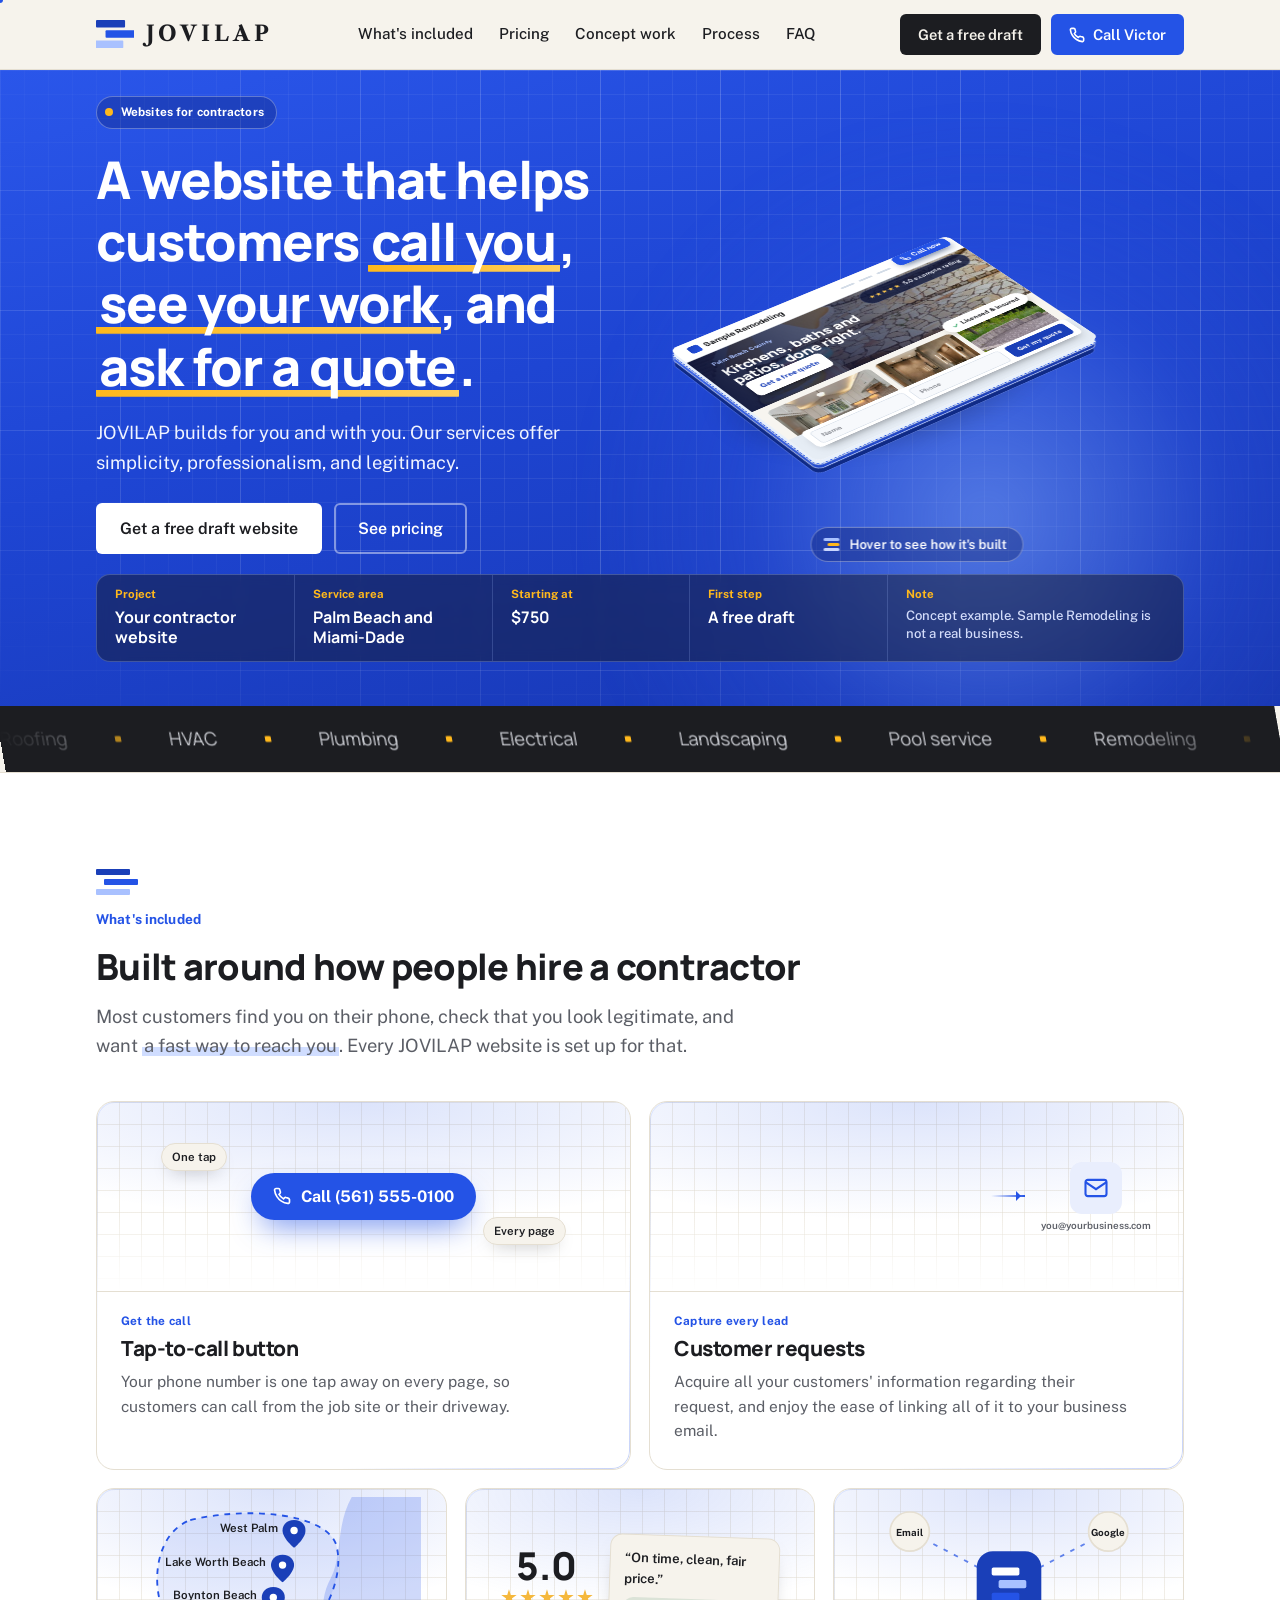
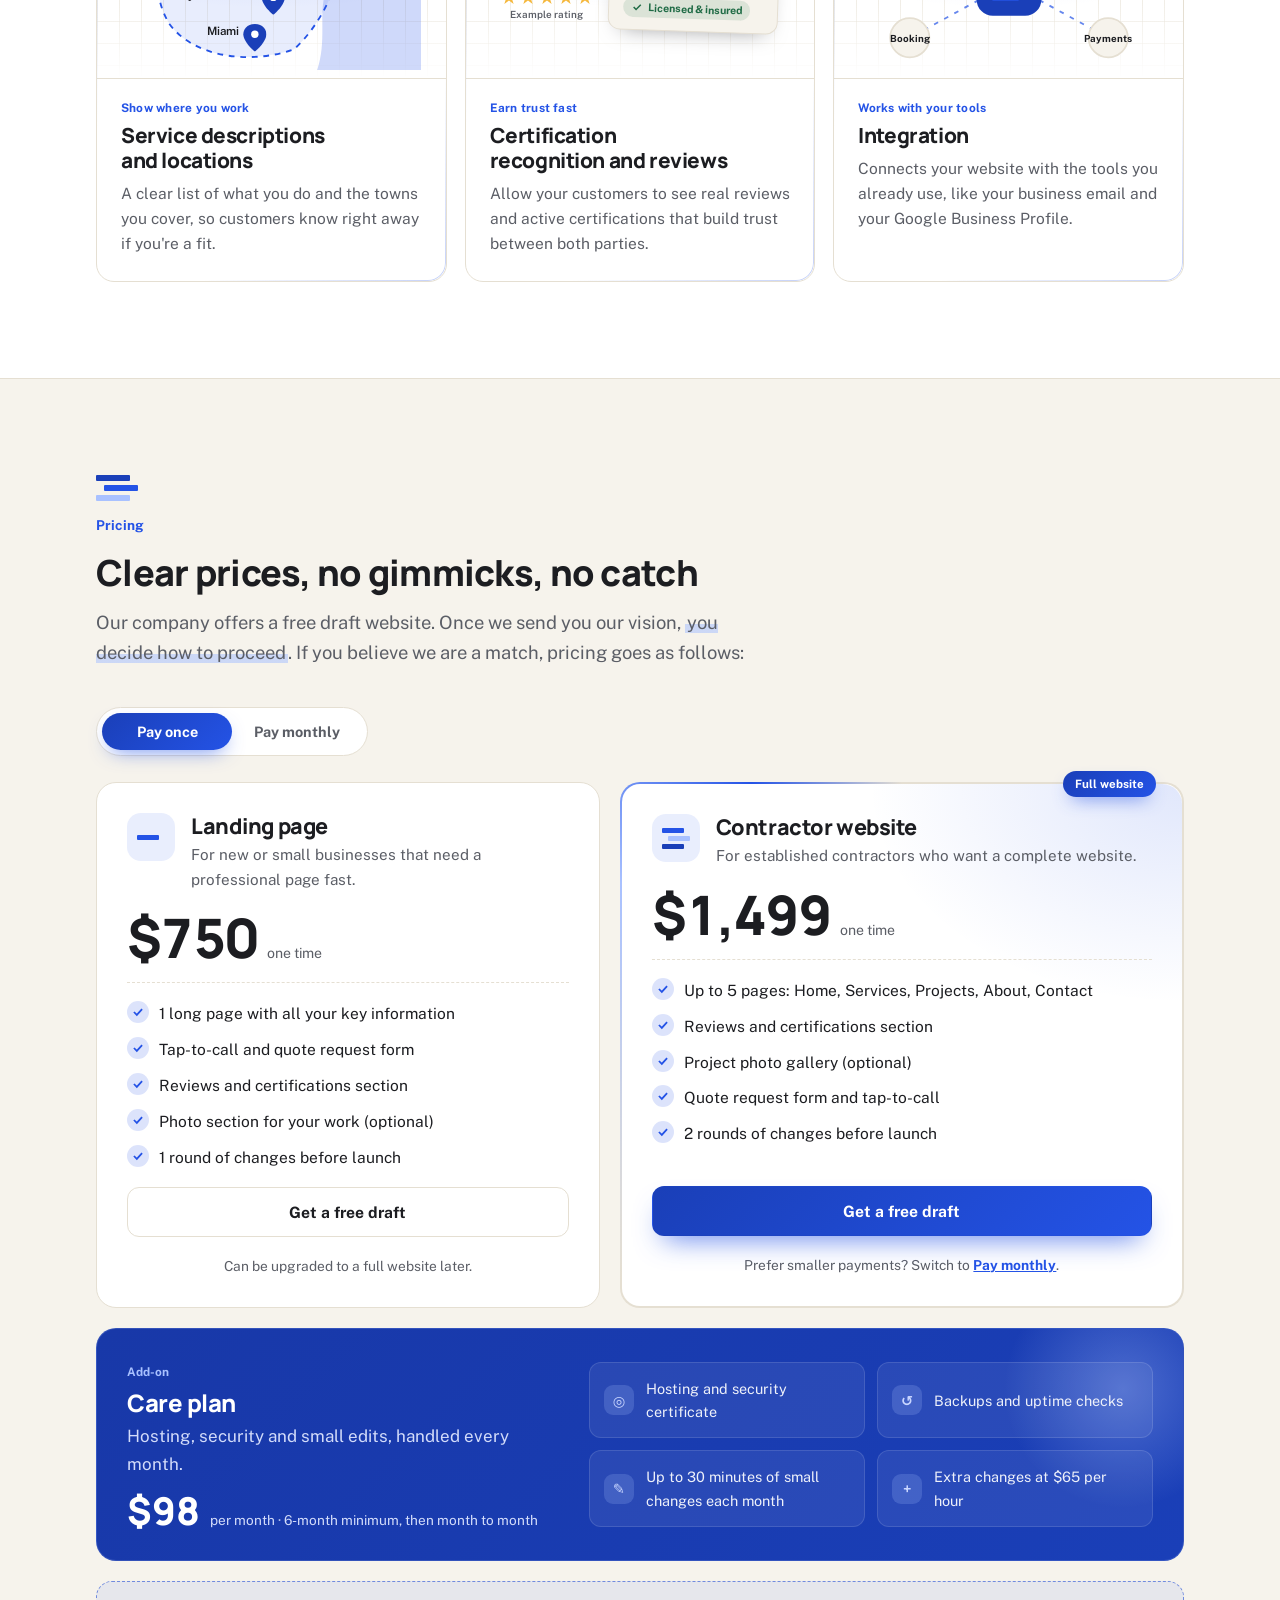
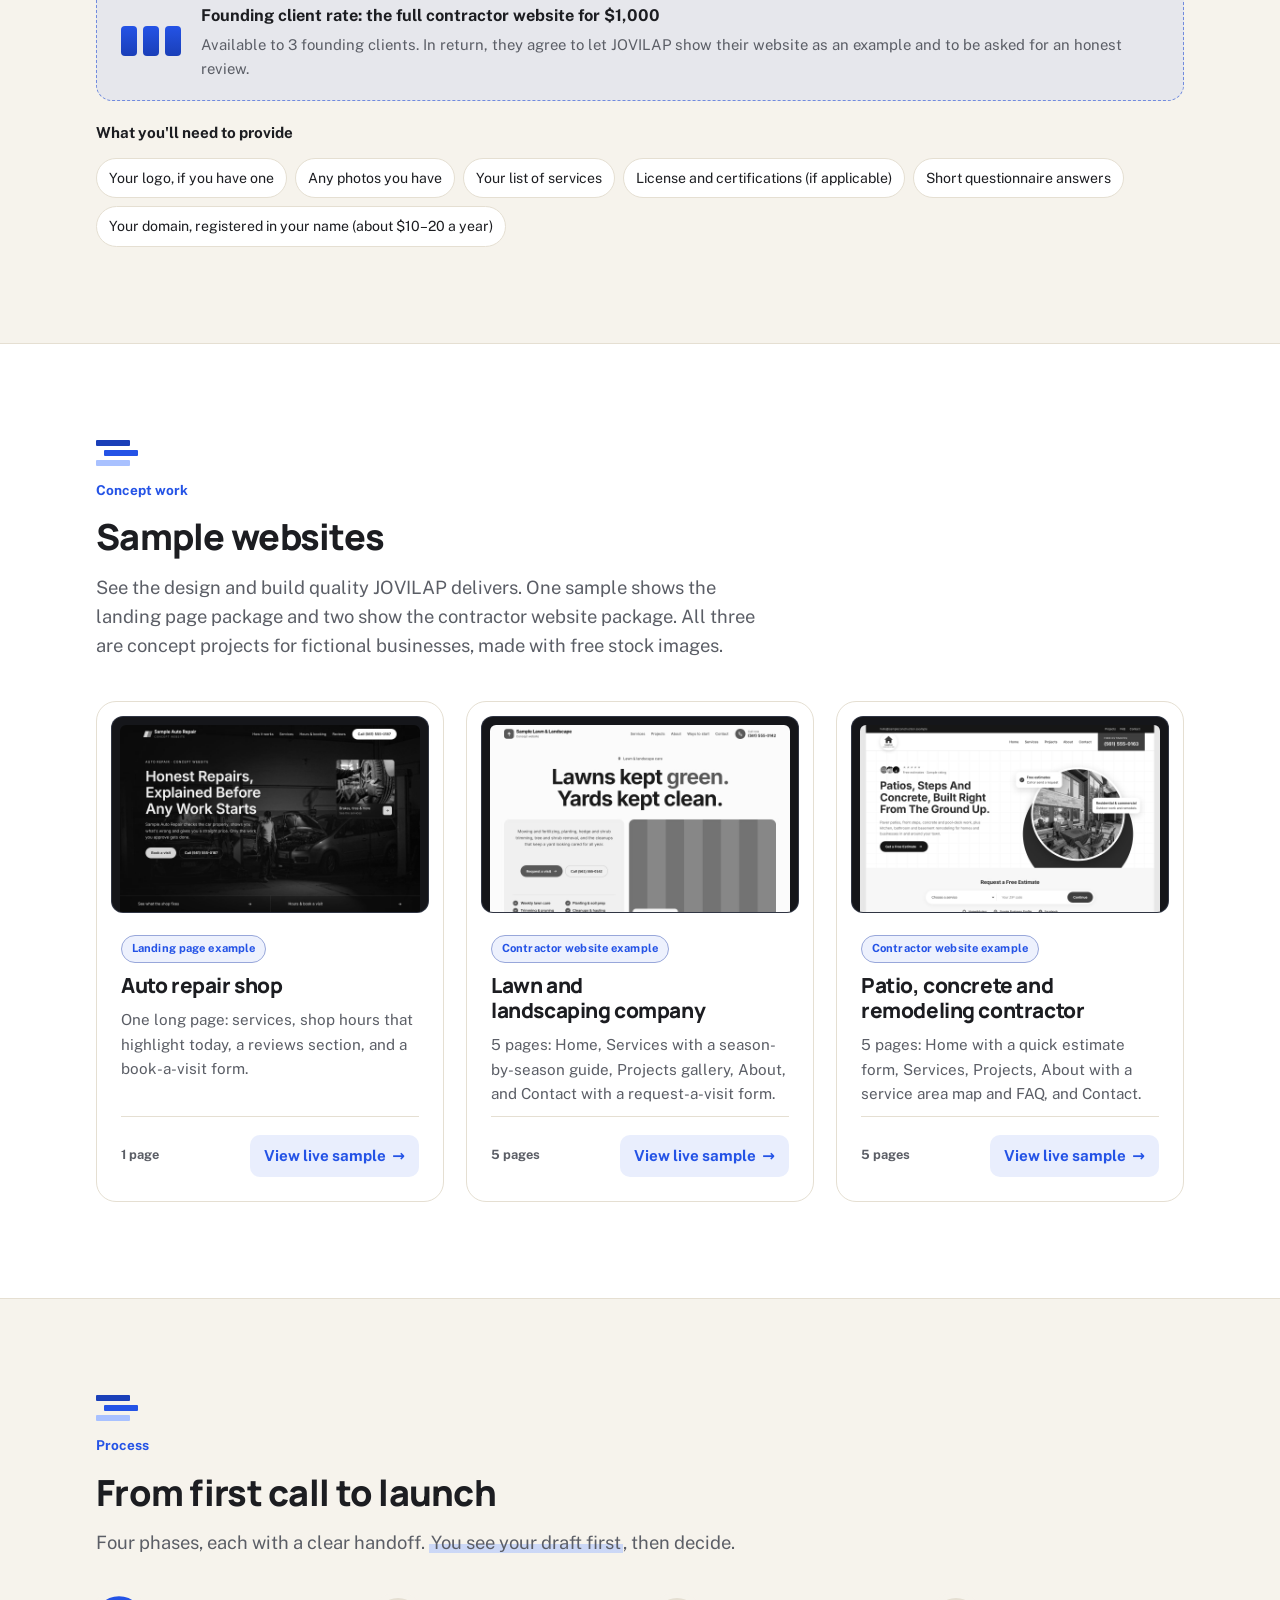
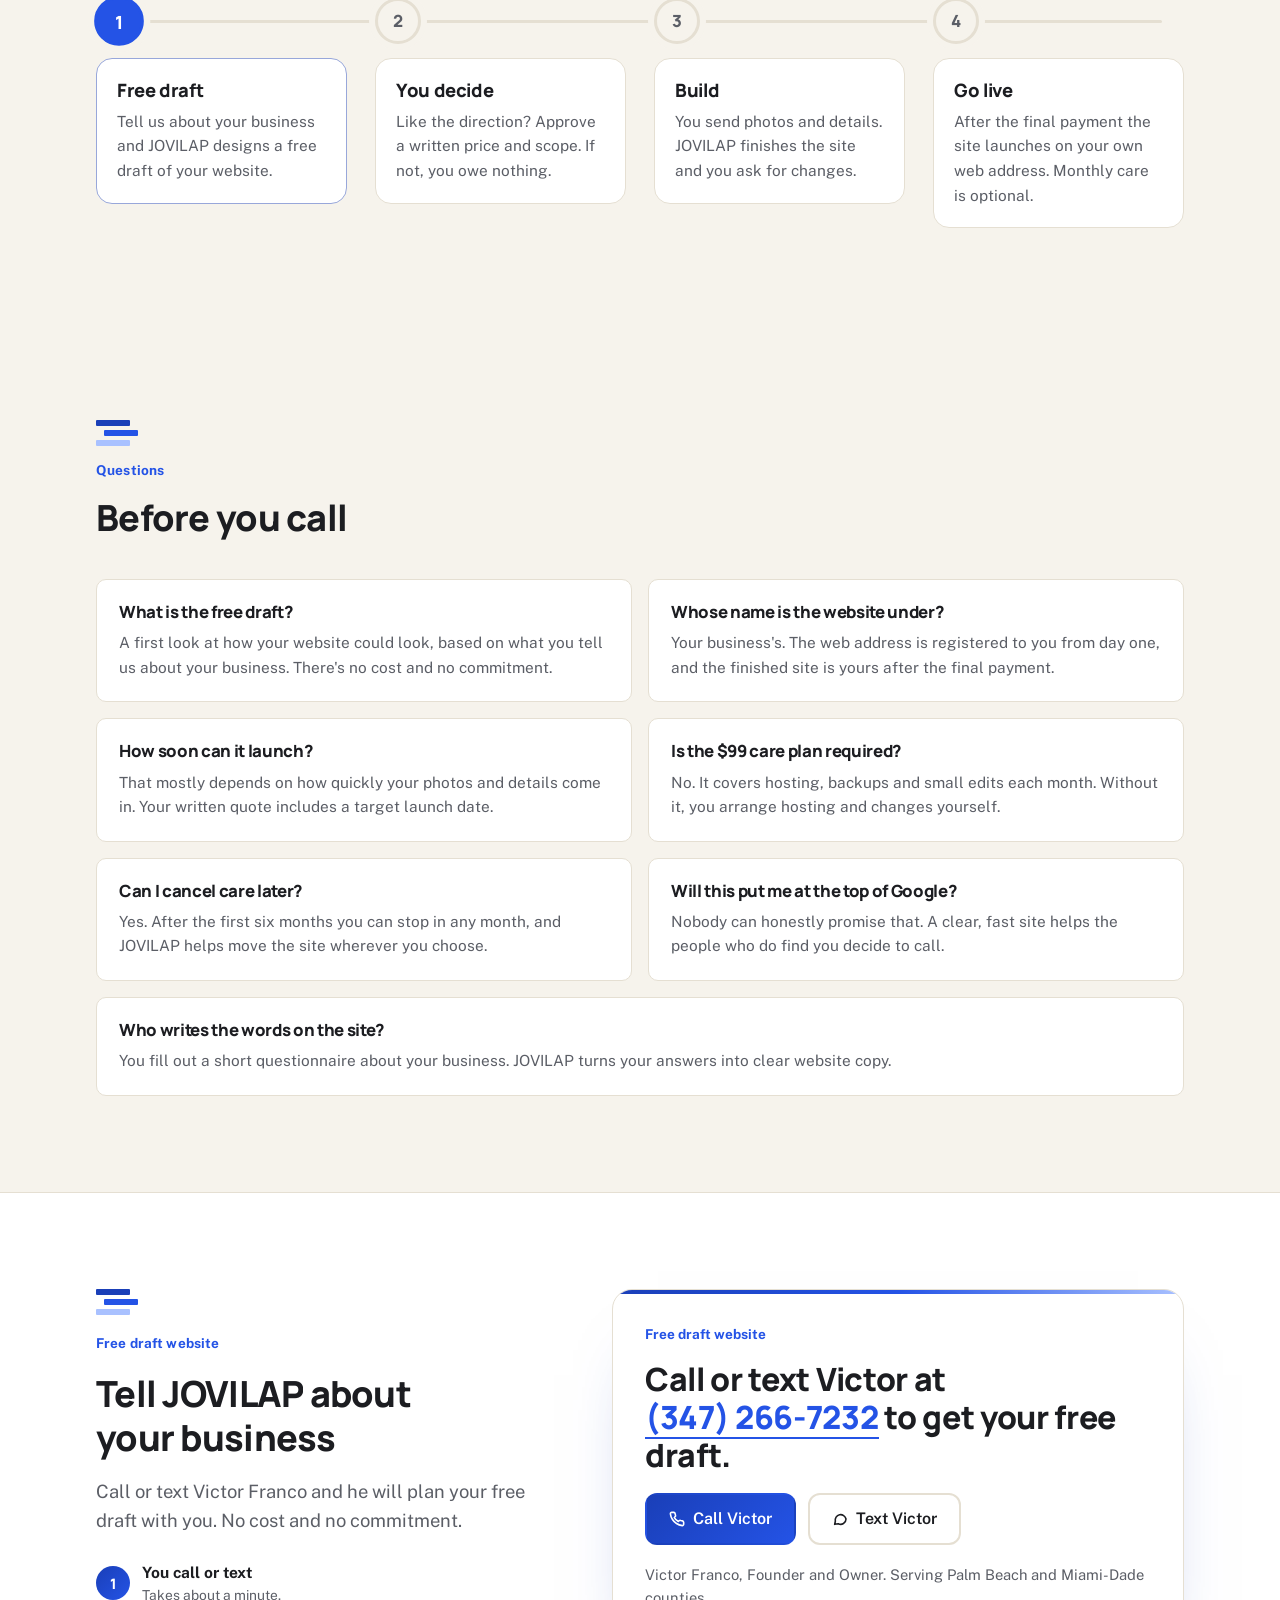
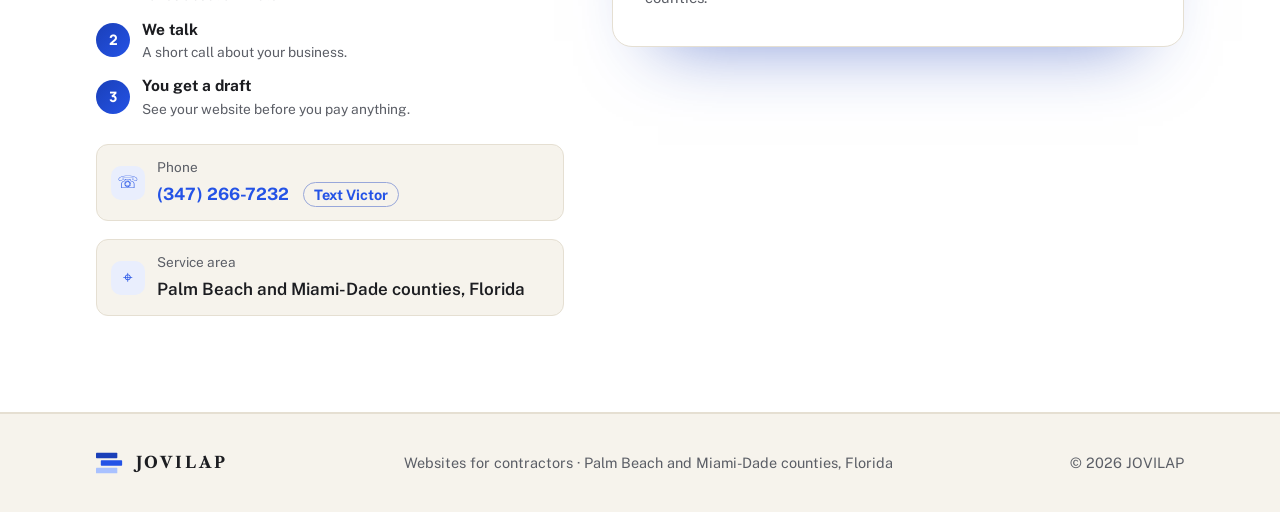
<file: index.html>
<!doctype html>
<html lang="en">
<head>
<meta charset="utf-8">
<meta name="viewport" content="width=device-width, initial-scale=1, viewport-fit=cover">
<meta name="robots" content="noindex, nofollow">
<title>JOVILAP | Websites for Contractors</title>
<meta name="claude:viewport-fit-sides" content="cover">
<meta name="description" content="JOVILAP builds clear, mobile-friendly websites for contractors in Palm Beach and Miami-Dade counties.">
<meta name="theme-color" content="#1E45D3">
<link rel="canonical" href="https://jovilap.com/">
<meta property="og:url" content="https://jovilap.com/">
<link rel="icon" href="favicon.svg" type="image/svg+xml">
<link rel="icon" href="favicon-32.png" sizes="32x32" type="image/png">
<link rel="apple-touch-icon" href="apple-touch-icon.png">
<meta property="og:type" content="website">
<meta property="og:site_name" content="JOVILAP">
<meta property="og:title" content="JOVILAP | Websites for Contractors">
<meta property="og:description" content="Clear, mobile-friendly websites for contractors in Palm Beach and Miami-Dade counties. Start with a free draft.">
<meta property="og:image" content="https://jovilap.com/og-image.jpg">
<meta property="og:image:width" content="1200">
<meta property="og:image:height" content="630">
<meta property="og:image:alt" content="JOVILAP: websites that help customers call you">
<meta name="twitter:card" content="summary_large_image">
<script type="application/ld+json">{"@context": "https://schema.org", "@type": "ProfessionalService", "name": "JOVILAP", "description": "JOVILAP builds clear, mobile-friendly websites for contractors in Palm Beach and Miami-Dade counties.", "telephone": "+1-347-266-7232", "priceRange": "$750–$1,500", "founder": {"@type": "Person", "name": "Victor Franco", "jobTitle": "Founder and Owner"}, "areaServed": [{"@type": "AdministrativeArea", "name": "Palm Beach County, Florida"}, {"@type": "AdministrativeArea", "name": "Miami-Dade County, Florida"}], "contactPoint": {"@type": "ContactPoint", "telephone": "+1-347-266-7232", "contactType": "sales", "areaServed": "US", "availableLanguage": "English"}, "url": "https://jovilap.com/", "image": "https://jovilap.com/og-image.jpg", "logo": "https://jovilap.com/icon-512.png"}</script>
<link rel="preconnect" href="https://fonts.googleapis.com">
<link rel="preconnect" href="https://fonts.gstatic.com" crossorigin>
<link rel="stylesheet" href="https://fonts.googleapis.com/css2?family=Libre+Caslon+Text:wght@700&family=Manrope:wght@600;700;800&family=Public+Sans:wght@400;500;600;700&display=swap">
<style>
/* Layout: navy-and-paper corporate site; serif display from the logo, stacked-bar motif as section markers, phone mockup in hero */
:root{
  --bg:#F6F3EC; --surface:#FFFFFF; --ink:#1C1D21; --muted:#5B5E66; --line:#E5DFD2;
  --navy:#1A3FB8; --blue:#2453E6; --sky:#A9C1FF; --band:#1C1D21; --band-ink:#FFFFFF; --band-muted:#D3DCFA;
  --focus:#2453E6; --ok:#1F6B45; --err:#B3261E; --note-bg:#E9EEFD;
  --display:'Manrope',system-ui,-apple-system,'Segoe UI',sans-serif;--brand:'Libre Caslon Text',Georgia,'Times New Roman',serif;
  --body:'Public Sans',system-ui,-apple-system,'Segoe UI',sans-serif;
  --mono:'Public Sans',system-ui,-apple-system,'Segoe UI',sans-serif;
}
@media (prefers-color-scheme:dark){:root:not([data-theme="light"]){
  --bg:#121315; --surface:#1B1C20; --ink:#EEF1FA; --muted:#A7AAB2; --line:#2F3138;
  --navy:#A9C1FF; --blue:#7E9BFF; --sky:#2453E6; --band:#101114; --band-ink:#EEF1FA; --band-muted:#D3DCFA;
  --focus:#A9C1FF; --ok:#7FD1A5; --err:#FF9C94; --note-bg:#1F2436; color-scheme:dark}}
:root[data-theme="dark"]{
  --bg:#121315; --surface:#1B1C20; --ink:#EEF1FA; --muted:#A7AAB2; --line:#2F3138;
  --navy:#A9C1FF; --blue:#7E9BFF; --sky:#2453E6; --band:#101114; --band-ink:#EEF1FA; --band-muted:#D3DCFA;
  --focus:#A9C1FF; --ok:#7FD1A5; --err:#FF9C94; --note-bg:#1F2436; color-scheme:dark}
*{box-sizing:border-box}
html{scroll-behavior:smooth}
@media (prefers-reduced-motion:reduce){html{scroll-behavior:auto}*{transition:none!important}}
body{background:var(--bg);color:var(--ink);font-family:var(--body);font-size:17px;line-height:1.6;margin:0}
.wrap{max-width:1120px;margin:0 auto;padding-left:max(16px,env(safe-area-inset-left,0px));padding-right:max(16px,env(safe-area-inset-right,0px))}
a{color:var(--blue)}
:focus-visible{outline:3px solid var(--focus);outline-offset:3px;border-radius:4px}
h1,h2,h3{font-family:var(--display);font-weight:800;letter-spacing:-.02em;line-height:1.2;text-wrap:balance;margin:0}
h1{font-size:clamp(2rem,4.6vw,3.25rem)}
h2{font-size:clamp(1.6rem,3vw,2.25rem)}
h3{font-size:1.2rem}
p{margin:0}
.label{font-family:var(--mono);font-size:.78rem;letter-spacing:.08em;text-transform:uppercase;color:var(--blue)}
.lead{font-size:1.15rem;color:var(--muted);max-width:60ch}
.btn{display:inline-flex;align-items:center;justify-content:center;gap:8px;font:600 1rem var(--body);padding:14px 22px;border-radius:6px;text-decoration:none;border:2px solid transparent;cursor:pointer;transition:background .15s,color .15s}
.btn-primary{background:var(--ink);color:var(--bg)}
.btn-primary:hover{background:var(--blue);color:#fff}
.btn-ghost{border-color:var(--line);color:var(--ink);background:transparent}
.btn-ghost:hover{border-color:var(--ink)}
body::before{content:"";position:fixed;inset:0 0 auto;height:env(safe-area-inset-top,0px);z-index:10;background:var(--bg)}
header.site{position:sticky;top:env(safe-area-inset-top,0px);z-index:5;background:var(--bg);border-bottom:1px solid var(--line)}
.nav{display:flex;align-items:center;justify-content:space-between;gap:16px;padding-block:14px}
.logo{display:flex;align-items:center;gap:12px;text-decoration:none;color:var(--ink)}
.logo svg{height:30px;width:auto;flex:none}
.logo span{font-family:var(--brand);font-weight:700;font-size:1.35rem;letter-spacing:.18em}
.nav ul{display:flex;gap:26px;list-style:none;margin:0;padding:0}
.nav ul a{color:var(--ink);text-decoration:none;font-weight:500;font-size:.95rem}
.nav ul a:hover{color:var(--blue)}
.nav .btn{padding:10px 16px;font-size:.92rem}
@media (max-width:900px){.nav ul{display:none}}
@media (max-width:480px){.nav .btn{display:none}}
section{padding-block:clamp(56px,8vw,96px)}
.sec-head{display:grid;gap:14px;margin-bottom:40px;max-width:720px}
.bars{display:grid;gap:4px;width:42px}
.bars i{display:block;height:6px;border-radius:1px}
.bars i:nth-child(1){background:var(--navy);width:34px}
.bars i:nth-child(2){background:var(--blue);width:34px;margin-left:8px}
.bars i:nth-child(3){background:var(--sky);width:34px}
.hero{padding-block:clamp(40px,7vw,88px)}
.hero-grid{display:grid;grid-template-columns:1.15fr .85fr;gap:56px;align-items:center}
.hero-copy{display:grid;gap:22px;min-width:0}
.hero-ctas{display:flex;flex-wrap:wrap;gap:12px;margin-top:6px}
.hero-meta{display:flex;flex-wrap:wrap;gap:8px 20px;font-size:.92rem;color:var(--muted)}
.hero-meta b{color:var(--ink);font-weight:600}
@media (max-width:860px){.hero-grid{grid-template-columns:1fr}}
.phone{justify-self:center;width:290px;max-width:100%;background:var(--ink);border-radius:36px;padding:12px;}
.screen{background:#FFFFFF;color:#1C1D21;border-radius:26px;overflow:hidden;font-family:var(--body)}
.scr-top{display:flex;justify-content:space-between;align-items:center;padding:14px 16px;border-bottom:1px solid #E3E8EF}
.scr-top b{font-size:.82rem;letter-spacing:.06em}
.scr-top small{font-family:var(--mono);font-size:.62rem;background:#E9EEFD;color:#1A3FB8;padding:3px 6px;border-radius:4px}
.scr-hero{background:#1A3FB8;color:#fff;padding:20px 16px;display:grid;gap:8px}
.scr-hero strong{font-family:var(--display);font-size:1.15rem;line-height:1.25}
.scr-hero span{font-size:.75rem;opacity:.85}
.scr-btns{display:grid;gap:8px;padding:14px 16px}
.scr-btn{border-radius:6px;padding:11px;text-align:center;font-size:.8rem;font-weight:700}
.scr-btn.call{background:#2453E6;color:#fff}
.scr-btn.quote{border:2px solid #1C1D21}
.scr-list{padding:0 16px 14px;display:grid;gap:7px;font-size:.74rem}
.scr-list div{display:flex;justify-content:space-between;border-bottom:1px dashed #E5DFD2;padding-bottom:6px}
.scr-gallery{display:grid;grid-template-columns:repeat(3,1fr);gap:4px;padding:0 16px 18px}
.scr-gallery i{aspect-ratio:1;border-radius:3px;background:#A9C1FF}
.scr-gallery i:nth-child(2){background:#2453E6}.scr-gallery i:nth-child(3){background:#C9D9EC}
.phone-cap{text-align:center;font-size:.8rem;color:var(--muted);margin-top:12px}
.features{display:grid;grid-template-columns:repeat(6,1fr);gap:1px;background:var(--line);border:1px solid var(--line);border-radius:8px;overflow:hidden}
.feat{grid-column:span 2;background:var(--surface);padding:26px;display:grid;gap:8px;align-content:start}
.feat p{color:var(--muted);font-size:.97rem}
.feat:nth-child(n+4){grid-column:span 3}
@media (max-width:860px){.features{grid-template-columns:1fr 1fr}.feat,.feat:nth-child(n+4){grid-column:span 1}.feat:last-child{grid-column:1/-1}}
@media (max-width:560px){.features{grid-template-columns:1fr}.feat:last-child{grid-column:auto}}
.alt{background:var(--surface);border-block:1px solid var(--line)}
.plans{display:grid;grid-template-columns:repeat(3,1fr);gap:20px;align-items:stretch}
@media (max-width:900px){.plans{grid-template-columns:1fr}}
.plan{border:1px solid var(--line);border-radius:8px;padding:28px;display:grid;grid-template-rows:auto auto auto 1fr auto;gap:14px;background:var(--bg)}
.plan.main{border:2px solid var(--ink)}
.price{font-family:var(--display);font-size:2.4rem;font-weight:700;font-variant-numeric:tabular-nums}
.price small{font-family:var(--body);font-size:.95rem;font-weight:500;color:var(--muted)}
.plan ul{margin:0;padding-left:20px;display:grid;gap:6px;color:var(--muted);font-size:.96rem}
.plan .fine{font-size:.88rem;color:var(--muted);border-top:1px solid var(--line);padding-top:12px}
.note{background:var(--note-bg);border-radius:8px;padding:18px 20px;margin-top:22px;display:grid;gap:6px;font-size:.96rem}
.note b{font-weight:600}
.concepts{display:grid;grid-template-columns:repeat(3,1fr);gap:20px}
@media (max-width:900px){.concepts{grid-template-columns:1fr}}
.concept{border:1px solid var(--line);border-radius:8px;overflow:hidden;background:var(--surface);display:grid;grid-template-rows:auto 1fr}
.mock{aspect-ratio:16/10;max-width:100%;padding:14px;display:grid;grid-template-rows:auto 1fr auto;gap:10px;color:#fff}
.mock .bar{display:flex;justify-content:space-between;font-size:.7rem;font-weight:700;letter-spacing:.08em;opacity:.95}
.mock .big{font-family:var(--display);font-size:1.1rem;line-height:1.25;align-self:center;max-width:80%}
.mock .row{display:flex;gap:6px}
.mock .row i{height:22px;flex:1;border-radius:3px;background:rgba(255,255,255,.22)}
.mock .row i:first-child{background:#fff}
.m1{background:#1A3FB8}.m2{background:#1F4D5C}.m3{background:#2B2F36}.m4{background:#11713E}.m5{background:#A32326}
.concept-body .view{font-weight:600;font-size:.95rem;text-decoration:none;margin-top:4px}
.concept-body .view:hover{text-decoration:underline}
.shot{position:relative;border-bottom:1px solid var(--line);background:var(--bg)}
.shot .chrome{display:flex;align-items:center;gap:6px;height:26px;padding:0 12px;background:var(--line)}
.shot .chrome i{width:8px;height:8px;border-radius:50%;background:var(--surface)}
.shot .frame{aspect-ratio:16/10;max-width:100%;overflow:hidden}
.shot img{display:block;width:100%;height:100%;object-fit:cover;object-position:top;filter:grayscale(1);transition:filter .5s ease,transform .7s ease}
.concept:hover .shot img,.concept:focus-within .shot img{filter:grayscale(0);transform:scale(1.03)}
@media (prefers-reduced-motion:reduce){.shot img{transition:none}.concept:hover .shot img,.concept:focus-within .shot img{transform:none}}
.concept-body{padding:20px;display:grid;gap:8px;align-content:start}
.tag{justify-self:start;font-family:var(--mono);font-size:.7rem;letter-spacing:.06em;text-transform:uppercase;border:1px solid var(--line);color:var(--muted);padding:3px 8px;border-radius:4px}
.concept-body p{color:var(--muted);font-size:.95rem}
.steps{list-style:none;margin:0;padding:0;display:grid;grid-template-columns:repeat(3,1fr);gap:28px 32px;counter-reset:s}
@media (max-width:860px){.steps{grid-template-columns:1fr 1fr}}
@media (max-width:520px){.steps{grid-template-columns:1fr}}
.steps li{counter-increment:s;display:grid;gap:6px;border-top:2px solid var(--ink);padding-top:16px}
.steps li::before{content:"Step " counter(s);font-family:var(--mono);font-size:.75rem;letter-spacing:.08em;text-transform:uppercase;color:var(--blue)}
.steps p{color:var(--muted);font-size:.96rem}
.band{background:var(--band);color:var(--band-ink)}
.band .label{color:var(--sky)}
.about{display:grid;grid-template-columns:1fr 1fr;gap:48px;align-items:start}
@media (max-width:860px){.about{grid-template-columns:1fr}}
.about p{color:var(--band-muted)}
.about .facts{display:grid;gap:0;border-top:1px solid rgba(255,255,255,.18)}
.about .facts div{display:flex;justify-content:space-between;gap:16px;padding:14px 0;border-bottom:1px solid rgba(255,255,255,.18);font-size:.97rem}
.about .facts span{color:var(--band-muted)}
.faq{display:grid;gap:12px;max-width:820px}
details{border:1px solid var(--line);border-radius:8px;background:var(--surface)}
summary{cursor:pointer;padding:18px 22px;font-weight:600;list-style:none;display:flex;justify-content:space-between;gap:16px}
summary::-webkit-details-marker{display:none}
summary::after{content:"+";font-family:var(--mono);color:var(--blue)}
details[open] summary::after{content:"–"}
details p{padding:0 22px 20px;color:var(--muted)}
.contact{display:grid;grid-template-columns:.9fr 1.1fr;gap:48px;align-items:start}
@media (max-width:900px){.contact{grid-template-columns:1fr}}
.contact-info{display:grid;gap:18px;min-width:0}
.info-row{display:grid;gap:2px}
.info-row span{font-size:.85rem;color:var(--muted)}
.info-row b{font-weight:600;word-break:break-word}
form{background:var(--surface);border:1px solid var(--line);border-radius:8px;padding:28px;display:grid;gap:18px;min-width:0}
.two{display:grid;grid-template-columns:1fr 1fr;gap:18px}
@media (max-width:560px){.two{grid-template-columns:1fr}}
.field{display:grid;gap:6px;min-width:0}
label{font-weight:600;font-size:.93rem}
label .opt{font-weight:400;color:var(--muted)}
input,select,textarea{font:inherit;font-size:1rem;color:var(--ink);background:var(--bg);border:1px solid var(--line);border-radius:6px;padding:12px 14px;width:100%}
input:focus,select:focus,textarea:focus{outline:3px solid var(--focus);outline-offset:1px;border-color:var(--focus)}
textarea{min-height:110px;resize:vertical}
.err{color:var(--err);font-size:.85rem;min-height:0}
.field.bad input,.field.bad select{border-color:var(--err)}
.hp{position:absolute;left:-9999px}
.form-msg{border-radius:6px;padding:14px 16px;font-size:.95rem}
.form-msg.ok{background:var(--note-bg);color:var(--ink)}
footer{border-top:1px solid var(--line);padding-block:36px;font-size:.9rem;color:var(--muted)}
.foot{display:flex;flex-wrap:wrap;justify-content:space-between;gap:16px;align-items:center}
.loader{position:fixed;inset:0;z-index:100;background:var(--band);display:grid;place-content:center;justify-items:center;gap:20px;animation:ldOut .6s cubic-bezier(.7,0,.3,1) 1.45s forwards}
.ld-mark{display:grid;gap:7px;width:96px}
.ld-mark i{display:block;height:18px;width:76px;border-radius:2px;transform:scaleX(0);transform-origin:left;animation:ldBar .45s cubic-bezier(.2,.8,.2,1) forwards}
.ld-mark i:nth-child(1){background:#FFFFFF;animation-delay:.1s}
.ld-mark i:nth-child(2){background:#7FA7CC;margin-left:20px;animation-delay:.25s}
.ld-mark i:nth-child(3){background:#2453E6;animation-delay:.4s}
.ld-word{font-family:var(--brand);font-weight:700;font-size:1.6rem;color:var(--band-ink);letter-spacing:.6em;padding-left:.6em;opacity:0;animation:ldWord .6s ease .7s forwards}
.ld-line{width:140px;height:2px;background:rgba(255,255,255,.15);overflow:hidden}
.ld-line::after{content:"";display:block;height:100%;background:#A9C1FF;transform:scaleX(0);transform-origin:left;animation:ldBar 1.2s cubic-bezier(.4,0,.2,1) .15s forwards}
@keyframes ldBar{to{transform:scaleX(1)}}
@keyframes ldWord{to{opacity:1;letter-spacing:.32em;padding-left:.32em}}
@keyframes ldOut{to{transform:translateY(-100%);visibility:hidden}}
@media (prefers-reduced-motion:reduce){.loader{display:none}}

/* Motion layer: dark hero with light beams, blur-in headline, live inbox feed, trades marquee, border beam, cursor spotlight, blur-up reveals */
@property --beam{syntax:'<angle>';inherits:false;initial-value:0deg}
.hero{position:relative;overflow:hidden;isolation:isolate;background:var(--band);color:var(--band-ink)}
.hero .label{color:var(--sky)}
.hero .lead{color:var(--band-muted)}
.hero .hero-meta{color:var(--band-muted)}.hero .hero-meta b{color:var(--band-ink)}
.hero .btn-primary{background:#FFFFFF;color:#1C1D21}.hero .btn-primary:hover{background:#A9C1FF;color:#101114}
.hero .btn-ghost{color:var(--band-ink);border-color:rgba(255,255,255,.28)}.hero .btn-ghost:hover{border-color:#fff}
.hero .phone{background:#101114;box-shadow:0 0 0 1px rgba(169,193,255,.25),0 40px 80px -20px rgba(36,83,230,.55)}
.hero .phone-cap{color:var(--band-muted)}
.pill-tag{justify-self:start;display:inline-flex;align-items:center;gap:8px;font-family:var(--mono);font-size:.74rem;letter-spacing:.06em;text-transform:uppercase;color:#DCE8F6;padding:6px 12px 6px 8px;border-radius:999px;border:1px solid rgba(169,193,255,.35);background:rgba(169,193,255,.08)}
.pill-tag .dot{width:8px;height:8px;border-radius:50%;background:#A9C1FF;box-shadow:0 0 0 0 rgba(169,193,255,.7);animation:ping 2.4s ease-out infinite}
.rays{position:absolute;inset:-20% 0 auto 0;height:120%;z-index:-1;pointer-events:none}
.rays i{position:absolute;top:-10%;width:22%;height:110%;background:linear-gradient(180deg,rgba(169,193,255,.32),rgba(36,83,230,.08) 55%,transparent 80%);filter:blur(28px);transform-origin:top center;opacity:.8;animation:sway 9s ease-in-out infinite alternate}
.rays i:nth-child(1){left:34%;transform:skewX(-18deg);animation-delay:-2s}
.rays i:nth-child(2){left:52%;width:16%;transform:skewX(-8deg);opacity:.6;animation-duration:11s}
.rays i:nth-child(3){left:66%;width:12%;transform:skewX(4deg);opacity:.45;animation-duration:13s;animation-delay:-5s}
.floor{position:absolute;left:50%;bottom:-140px;width:1100px;max-width:160%;height:280px;transform:translateX(-50%);z-index:-1;background:radial-gradient(closest-side,rgba(36,83,230,.45),transparent);filter:blur(10px);pointer-events:none}
.gridlines{position:absolute;inset:0;z-index:-1;pointer-events:none;background-image:linear-gradient(rgba(255,255,255,.05) 1px,transparent 1px),linear-gradient(90deg,rgba(255,255,255,.05) 1px,transparent 1px);background-size:56px 56px;-webkit-mask-image:radial-gradient(ellipse 70% 60% at 50% 40%,#000 30%,transparent 75%);mask-image:radial-gradient(ellipse 70% 60% at 50% 40%,#000 30%,transparent 75%)}
.hero h1 .w{display:inline-block;opacity:0;filter:blur(10px);transform:translateY(10px);animation:blurIn .8s cubic-bezier(.2,.7,.2,1) forwards;animation-delay:calc(1.5s + var(--i) * 55ms)}
.hero h1 em{font-style:normal;background:linear-gradient(90deg,#FFFFFF,#A9C1FF 40%,#FFFFFF 60%);background-size:200% 100%;-webkit-background-clip:text;background-clip:text;color:transparent;animation:blurIn .8s cubic-bezier(.2,.7,.2,1) forwards,shine 6s linear 3s infinite}
.hero .fade-in{opacity:0;animation:blurIn .8s cubic-bezier(.2,.7,.2,1) forwards;animation-delay:calc(1.5s + var(--d,0s))}

.marquee{background:var(--band);border-top:1px solid rgba(255,255,255,.08);color:var(--band-muted);overflow:hidden;padding-block:18px;-webkit-mask-image:linear-gradient(90deg,transparent,#000 12%,#000 88%,transparent);mask-image:linear-gradient(90deg,transparent,#000 12%,#000 88%,transparent)}
.marquee .track{display:flex;width:max-content;gap:48px;animation:marq 38s linear infinite}
.marquee span{font-family:var(--display);font-size:1.15rem;white-space:nowrap;display:inline-flex;align-items:center;gap:48px}
.marquee span::after{content:"";width:6px;height:6px;border-radius:1px;background:#2453E6}
.marquee:hover .track{animation-play-state:paused}
.feed-wrap{display:grid;grid-template-columns:.9fr 1.1fr;gap:40px;align-items:center;margin-top:48px}
@media (max-width:860px){.feed-wrap{grid-template-columns:1fr}}
.feed-copy{display:grid;gap:12px;min-width:0}
.feed-copy p{color:var(--muted)}
.inbox{position:relative;border:1px solid var(--line);border-radius:12px;background:var(--bg);overflow:hidden;min-width:0}
.inbox-top{display:flex;justify-content:space-between;align-items:center;padding:12px 16px;border-bottom:1px solid var(--line);font-family:var(--mono);font-size:.74rem;letter-spacing:.06em;text-transform:uppercase;color:var(--muted)}
.inbox-top .live{display:inline-flex;align-items:center;gap:8px;color:var(--ok)}
.inbox-top .live i{width:7px;height:7px;border-radius:50%;background:currentColor;animation:ping 2s ease-out infinite;box-shadow:0 0 0 0 currentColor}
.inbox ul{list-style:none;margin:0;padding:8px;display:grid;gap:8px;height:308px;overflow:hidden;-webkit-mask-image:linear-gradient(180deg,#000 75%,transparent);mask-image:linear-gradient(180deg,#000 75%,transparent)}
.inbox li{display:grid;grid-template-columns:auto 1fr auto;gap:12px;align-items:center;padding:12px 14px;border:1px solid var(--line);border-radius:8px;background:var(--surface);animation:dropIn .6s cubic-bezier(.2,.7,.2,1) both}
.inbox li .ic{width:34px;height:34px;border-radius:8px;background:var(--note-bg);display:grid;place-items:center;font-family:var(--mono);font-size:.7rem;color:var(--blue);font-weight:500}
.inbox li b{display:block;font-size:.95rem;font-weight:600}
.inbox li small{display:block;color:var(--muted);font-size:.85rem;white-space:nowrap;overflow:hidden;text-overflow:ellipsis}
.inbox li div{min-width:0}
.inbox li time{font-family:var(--mono);font-size:.72rem;color:var(--muted);white-space:nowrap}
.inbox-cap{font-size:.82rem;color:var(--muted);padding:10px 16px;border-top:1px solid var(--line)}
.plan.main{position:relative;border:2px solid transparent;background:linear-gradient(var(--bg),var(--bg)) padding-box,conic-gradient(from var(--beam),var(--line) 0deg,var(--line) 250deg,#A9C1FF 300deg,#2453E6 330deg,var(--line) 360deg) border-box;animation:beam 5s linear infinite}
.spot{position:relative}
.spot::before{content:"";position:absolute;inset:0;border-radius:inherit;pointer-events:none;opacity:0;transition:opacity .3s;background:radial-gradient(360px circle at var(--mx,50%) var(--my,50%),rgba(36,83,230,.14),transparent 60%);z-index:1}
.spot:hover::before{opacity:1}
.rv{opacity:0;filter:blur(8px);transform:translateY(18px);transition:opacity .8s cubic-bezier(.2,.7,.2,1),filter .8s cubic-bezier(.2,.7,.2,1),transform .8s cubic-bezier(.2,.7,.2,1);transition-delay:var(--rd,0s)}
.rv.in{opacity:1;filter:none;transform:none}
@keyframes blurIn{to{opacity:1;filter:blur(0);transform:none}}
@keyframes shine{to{background-position:-200% 0}}
@keyframes sway{from{translate:-3% 0;opacity:.45}to{translate:4% 0;opacity:.9}}
@keyframes float{0%,100%{transform:translateY(0)}50%{transform:translateY(-10px)}}
@keyframes ping{0%{box-shadow:0 0 0 0 rgba(169,193,255,.6)}80%,100%{box-shadow:0 0 0 10px rgba(169,193,255,0)}}
@keyframes marq{to{transform:translateX(-50%)}}
@keyframes dropIn{from{opacity:0;filter:blur(6px);transform:translateY(-14px)}to{opacity:1;filter:none;transform:none}}
@keyframes beam{to{--beam:360deg}}
@media (prefers-reduced-motion:reduce){
  .hero h1 .w,.hero h1 em,.hero .fade-in{animation:none;opacity:1;filter:none;transform:none}
  .rays i,.hero .phone,.marquee .track,.plan.main,.pill-tag .dot,.inbox-top .live i,.inbox li{animation:none}
  .rv{opacity:1;filter:none;transform:none;transition:none}
}

/* Play layer: cursor ring, magnetic buttons, tilting phone, card fan, step draw, marker highlights, scroll-reactive marquee, confetti */
.fx-ring{position:fixed;left:0;top:0;width:34px;height:34px;margin:-17px 0 0 -17px;border:1.5px solid #2453E6;border-radius:50%;pointer-events:none;z-index:200;transition:width .25s,height .25s,margin .25s,background .25s,border-color .25s}
.fx-dot{position:fixed;left:0;top:0;width:6px;height:6px;margin:-3px 0 0 -3px;background:#2453E6;border-radius:50%;pointer-events:none;z-index:201}
.fx-ring.big{width:64px;height:64px;margin:-32px 0 0 -32px;background:rgba(169,193,255,.22);border-color:transparent}
@media (pointer:coarse),(prefers-reduced-motion:reduce){.fx-ring,.fx-dot{display:none}}
.hero h1 .w{transition:transform .3s cubic-bezier(.3,1.6,.5,1),color .3s}
.hero h1 .w:hover{transform:translateY(-8px) rotate(-3deg);color:#A9C1FF}
.logo svg rect{transition:transform .35s cubic-bezier(.3,1.6,.5,1)}
.logo:hover svg rect:nth-child(1){transform:translateX(10px)}.logo:hover svg rect:nth-child(3){transform:translateX(6px)}.logo:hover svg rect:nth-child(2){transform:translateX(-10px)}
.sec-head .bars i{transform:scaleX(0);transform-origin:left;transition:transform .6s cubic-bezier(.3,1.5,.5,1)}
.sec-head .bars i:nth-child(2){transition-delay:.1s}.sec-head .bars i:nth-child(3){transition-delay:.2s}
.sec-head.fx-in .bars i{transform:none}
.fx-mark{background-image:linear-gradient(transparent 58%,rgba(169,193,255,.55) 58%);background-repeat:no-repeat;background-size:0% 100%;transition:background-size 1s cubic-bezier(.7,0,.3,1) .35s;padding:0 2px}
.fx-in .fx-mark{background-size:100% 100%}
.feat{position:relative;overflow:hidden;transform:perspective(700px) rotateX(-18deg) translateY(24px);opacity:0;transition:transform .7s cubic-bezier(.2,.8,.2,1),opacity .7s}
.features.fx-in .feat{transform:none;opacity:1}
.feat::after{content:"";position:absolute;inset:auto 0 0 0;height:0;background:var(--note-bg);z-index:-1;transition:height .4s cubic-bezier(.7,0,.3,1)}
.feat{isolation:isolate}.feat:hover::after{height:100%}
.feat h3{background-image:linear-gradient(var(--blue),var(--blue));background-repeat:no-repeat;background-position:0 100%;background-size:0 2px;transition:background-size .4s;display:inline;padding-bottom:2px}
.feat:hover h3{background-size:100% 2px}
.plans .plan{transition:transform .9s cubic-bezier(.3,1.25,.5,1),opacity .6s,box-shadow .3s,filter .3s}
.plans:not(.fx-in) .plan:nth-child(1){transform:translateX(70%) rotate(-9deg);opacity:0}
.plans:not(.fx-in) .plan:nth-child(2){transform:translateY(40px) scale(.94);opacity:0}
.plans:not(.fx-in) .plan:nth-child(3){transform:translateX(-70%) rotate(9deg);opacity:0}
.plans.fx-in:hover .plan{filter:saturate(.6) opacity(.75)}
.plans.fx-in .plan:hover{filter:none;transform:translateY(-12px) rotate(-1deg);box-shadow:0 30px 50px -24px rgba(26,63,184,.45)}
.steps li{position:relative;border-top-color:transparent!important}
.steps li::after{content:"";position:absolute;left:0;right:0;top:-2px;height:2px;background:var(--ink);transform:scaleX(0);transform-origin:left;transition:transform .7s cubic-bezier(.7,0,.3,1);transition-delay:var(--sd,0s)}
.steps li h3,.steps li p{opacity:0;transform:translateY(12px);transition:opacity .6s,transform .6s;transition-delay:calc(var(--sd,0s) + .25s)}
.steps.fx-in li::after{transform:none}.steps.fx-in li h3,.steps.fx-in li p{opacity:1;transform:none}
.steps li::before{justify-self:start;transition:background .3s,color .3s,padding .3s;border-radius:4px}
.steps li:hover::before{background:var(--blue);color:#fff;padding:2px 8px}
.steps li:hover h3{transform:translateX(6px)}
.band{position:relative;overflow:hidden}
.fx-para{position:absolute;pointer-events:none;display:grid;gap:14px;opacity:.12;z-index:0}
.fx-para i{display:block;height:34px;border-radius:3px;background:#A9C1FF}
.band .wrap{position:relative;z-index:1}
details summary::after{transition:transform .3s cubic-bezier(.3,1.6,.5,1)}
details[open] summary::after{transform:rotate(180deg)}
details{transition:border-color .3s,transform .3s}
details:hover{border-color:var(--blue);transform:translateX(6px)}
details .fx-body{overflow:hidden;transition:height .35s ease}
input,select,textarea{transition:border-color .2s,box-shadow .25s,transform .2s}
input:focus,select:focus,textarea:focus{box-shadow:0 0 0 5px rgba(169,193,255,.35);transform:translateY(-1px)}
#pricing{overflow-x:clip}
@media (max-width:900px){.plans:not(.fx-in) .plan:nth-child(1),.plans:not(.fx-in) .plan:nth-child(3){transform:translateY(50px) rotate(-3deg)}.plans:not(.fx-in) .plan:nth-child(3){transform:translateY(50px) rotate(3deg)}.plans.fx-in .plan:nth-child(2){transition-delay:.12s}.plans.fx-in .plan:nth-child(3){transition-delay:.24s}}
.fx-conf{position:fixed;top:0;left:0;width:10px;height:5px;border-radius:1px;pointer-events:none;z-index:300}
@keyframes fxTap{0%{transform:scale(0);opacity:1}25%{transform:scale(14);opacity:0}100%{transform:scale(14);opacity:0}}
@keyframes fxPulse{50%{filter:brightness(1.18)}}
@media (prefers-reduced-motion:reduce){.feat,.plans .plan,.steps li h3,.steps li p,.sec-head .bars i{transform:none!important;opacity:1!important;transition:none}.steps li::after{transform:none}.fx-mark{background-size:100% 100%}.scr-btn.call::after,.scr-gallery i{animation:none}}



/* De-duplicated styling: sans labels, monitor frame, phase track, Q&A grid */
.label,.pill-tag,.bld-hint{text-transform:none!important;letter-spacing:.01em!important;font-weight:700}
.label{font-size:.85rem;display:inline-flex;align-items:center;gap:8px}
.phases{position:relative;display:grid;grid-template-columns:repeat(4,minmax(0,1fr));gap:28px}
.ph-line{position:absolute;left:22px;right:22px;top:22px;height:3px;background:var(--line);border-radius:2px;overflow:hidden}
.ph-line i{display:block;height:100%;width:var(--pf,0%);background:linear-gradient(90deg,var(--navy),var(--blue));transition:width .2s linear}
.ph{position:relative;display:grid;gap:8px;align-content:start}
.ph-n{width:46px;height:46px;border-radius:50%;display:grid;place-items:center;background:var(--bg);border:3px solid var(--line);font:800 1.05rem var(--display);color:var(--muted);transition:background .4s,border-color .4s,color .4s,transform .4s cubic-bezier(.3,1.6,.5,1)}
.ph.lit .ph-n{background:#2453E6;border-color:#2453E6;color:#fff;transform:scale(1.08)}
.ph h3{margin-top:8px}.ph p{color:var(--muted);font-size:.96rem}
.ph:hover .ph-n{transform:scale(1.15) rotate(-6deg)}
@media (max-width:860px){.phases{grid-template-columns:1fr;gap:22px}.ph{grid-template-columns:46px 1fr;column-gap:16px}.ph h3,.ph p{grid-column:2}.ph-n{grid-row:1/3}.ph h3{margin-top:10px}.ph-line{left:21px;right:auto;top:22px;bottom:22px;width:3px;height:auto}.ph-line i{width:100%;height:var(--pf,0%)}}
.qa-grid{display:grid;grid-template-columns:repeat(2,minmax(0,1fr));gap:16px}
.qa{background:var(--surface);border:1px solid var(--line);border-radius:10px;padding:22px;display:grid;gap:8px;align-content:start;transition:transform .3s cubic-bezier(.3,1.5,.5,1),border-color .3s,box-shadow .3s}
.qa:hover{transform:translateY(-4px);border-color:var(--blue);box-shadow:0 18px 32px -20px rgba(26,63,184,.45)}
.qa h3{font-size:1.05rem}.qa p{color:var(--muted);font-size:.96rem}
.qa:last-child:nth-child(odd){grid-column:1/-1}
@media (max-width:700px){.qa-grid{grid-template-columns:1fr}}

/* What's included: premium bento */
.bento{display:grid;grid-template-columns:repeat(6,minmax(0,1fr));gap:18px;margin-top:8px}
.bx{grid-column:span 2;position:relative;display:grid;grid-template-rows:auto 1fr;border-radius:18px;background:var(--surface);border:1px solid var(--line);overflow:hidden;isolation:isolate;opacity:0;transform:translateY(28px) scale(.98);transition:opacity .8s cubic-bezier(.2,.8,.2,1),transform .8s cubic-bezier(.2,.8,.2,1),border-color .35s,box-shadow .35s}
.bx-call,.bx-req{grid-column:span 3}
.bento.in .bx{opacity:1;transform:none}
.bento.in .bx:nth-child(2){transition-delay:.08s}.bento.in .bx:nth-child(3){transition-delay:.16s}.bento.in .bx:nth-child(4){transition-delay:.24s}.bento.in .bx:nth-child(5){transition-delay:.32s}
.bx:hover{border-color:color-mix(in srgb,var(--blue) 55%,var(--line));box-shadow:0 30px 60px -34px rgba(26,63,184,.55);transform:translateY(-6px)}
.bx::before{content:"";position:absolute;inset:0;border-radius:inherit;padding:1px;background:linear-gradient(140deg,rgba(169,193,255,.55),transparent 35%,transparent 70%,rgba(36,83,230,.45));-webkit-mask:linear-gradient(#000 0 0) content-box,linear-gradient(#000 0 0);-webkit-mask-composite:xor;mask:linear-gradient(#000 0 0) content-box exclude,linear-gradient(#000 0 0);opacity:.6;pointer-events:none;z-index:2}
.vz{position:relative;height:190px;display:grid;place-items:center;overflow:hidden;background:radial-gradient(120% 90% at 50% 0%,color-mix(in srgb,var(--blue) 16%,transparent),transparent 70%),linear-gradient(color-mix(in srgb,var(--line) 55%,transparent) 1px,transparent 1px) 0 0/22px 22px,linear-gradient(90deg,color-mix(in srgb,var(--line) 55%,transparent) 1px,transparent 1px) 0 0/22px 22px;border-bottom:1px solid var(--line)}
.vz::after{content:"";position:absolute;inset:auto 0 0;height:40%;background:linear-gradient(transparent,var(--surface));pointer-events:none}
.bx-t{display:grid;gap:8px;padding:22px 24px 26px;align-content:start}
.bx-k{font:700 .74rem var(--body);color:var(--blue);letter-spacing:.02em}
.bx-t h3{font-size:1.3rem;line-height:1.2}
.bx-t p{color:var(--muted);font-size:.97rem;max-width:46ch}
/* call */
.vz-call{position:relative;display:grid;place-items:center;z-index:1}
.vz-call b{position:relative;display:inline-flex;align-items:center;gap:10px;background:var(--blue);color:#fff;font:700 1rem var(--body);padding:14px 22px;border-radius:999px;box-shadow:0 14px 30px -10px rgba(36,83,230,.7);transition:transform .35s cubic-bezier(.3,1.6,.5,1)}
.bx-call:hover .vz-call b{transform:scale(1.06)}
.vz-call b svg{animation:bxRing 2.4s ease-in-out infinite}
.ring{position:absolute;width:220px;height:70px;border-radius:999px;border:1.5px solid color-mix(in srgb,var(--blue) 60%,transparent);opacity:0}
.bento.in .ring{animation:bxPulse 2.6s ease-out infinite}.ring.r2{animation-delay:.85s!important}.ring.r3{animation-delay:1.7s!important}
.vz-chip{position:absolute;z-index:1;font:600 .72rem var(--body);color:var(--ink);background:var(--bg);border:1px solid var(--line);padding:6px 10px;border-radius:999px;box-shadow:0 8px 18px -10px rgba(20,22,28,.4);animation:bxFloat 5s ease-in-out infinite}
.vz-chip.c1{left:12%;top:22%}.vz-chip.c2{right:12%;bottom:24%;animation-delay:-2.5s}
/* requests */
.vz-req{position:relative;z-index:1;display:flex;align-items:center;gap:16px;width:88%}
.rq-list{display:grid;gap:8px;flex:1;min-width:0}
.rq{display:grid;grid-template-columns:8px auto 1fr;align-items:center;gap:10px;background:var(--bg);border:1px solid var(--line);border-radius:10px;padding:9px 12px;font-size:.8rem;box-shadow:0 8px 18px -12px rgba(20,22,28,.45);opacity:0;transform:translateX(-16px)}
.rq i{width:8px;height:8px;border-radius:50%;background:var(--ok)}.rq b{font-weight:700;color:var(--ink);white-space:nowrap}.rq em{font-style:normal;color:var(--muted);white-space:nowrap;overflow:hidden;text-overflow:ellipsis}
.bento.in .rq{animation:bxReq 6s cubic-bezier(.2,.8,.2,1) infinite}.bento.in .rq:nth-child(2){animation-delay:.25s}.bento.in .rq:nth-child(3){animation-delay:.5s}
.rq-arrow{width:34px;height:2px;background:linear-gradient(90deg,transparent,var(--blue));position:relative;flex:none}.rq-arrow::after{content:"";position:absolute;right:-1px;top:-4px;border:5px solid transparent;border-left-color:var(--blue)}
.rq-mail{display:grid;justify-items:center;gap:6px;color:var(--blue);flex:none}
.rq-mail svg{background:var(--note-bg);border-radius:12px;padding:12px;width:52px;height:52px;box-sizing:border-box}
.bento.in .rq-mail svg{animation:bxBump 6s ease-in-out infinite}
.rq-mail small{font:600 .62rem var(--body);color:var(--muted)}
/* map */
.vz-map{position:relative;z-index:1;width:88%;max-width:300px;height:auto;overflow:visible}
.vz-map .sea{fill:color-mix(in srgb,var(--blue) 22%,transparent)}
.vz-map .area{fill:color-mix(in srgb,var(--blue) 10%,transparent);stroke:var(--blue);stroke-width:1.6;stroke-dasharray:5 5;stroke-dashoffset:300}
.bento.in .vz-map .area{animation:bxDraw 2.2s ease forwards .3s}
.vz-map .pins g{opacity:0}
.vz-map .pins path{fill:var(--navy)}.vz-map .pins circle{fill:var(--surface)}
.vz-map .pins text{font:600 10px var(--body);fill:var(--ink)}
.bento.in .vz-map .pins g{animation:bxPin .6s cubic-bezier(.3,1.7,.5,1) forwards;animation-delay:calc(.6s + var(--i)*.18s)}
.bx-map:hover .pins path{fill:var(--blue)}
/* reviews */
.vz-rev{position:relative;z-index:1;display:flex;align-items:center;gap:16px}
.rv-score{display:grid;justify-items:center;gap:4px}
.rv-score b{font:800 2.4rem/1 var(--display);color:var(--ink)}
.stars{display:flex;gap:3px}.stars i{width:16px;height:16px;background:var(--line);clip-path:polygon(50% 0,61% 35%,98% 35%,68% 57%,79% 91%,50% 70%,21% 91%,32% 57%,2% 35%,39% 35%);transition:background .3s}
.bento.in .stars i{animation:bxStar .4s ease forwards;animation-delay:calc(.5s + var(--i)*.12s)}
.rv-score small{font:600 .62rem var(--body);color:var(--muted)}
.rv-card{background:var(--bg);border:1px solid var(--line);border-radius:12px;padding:12px 14px;display:grid;gap:8px;max-width:170px;box-shadow:0 10px 22px -14px rgba(20,22,28,.5);transform:rotate(2deg);transition:transform .4s cubic-bezier(.3,1.6,.5,1)}
.bx-rev:hover .rv-card{transform:rotate(0) scale(1.04)}
.rv-card q{font-size:.82rem;color:var(--ink);font-weight:600;quotes:"\201C" "\201D"}
.rv-badge{display:inline-flex;align-items:center;gap:5px;font:700 .66rem var(--body);color:var(--ok);background:color-mix(in srgb,var(--ok) 12%,transparent);padding:4px 8px;border-radius:999px;justify-self:start}
/* integration */
.vz-int{position:relative;z-index:1;width:88%;max-width:300px;height:auto}
.vz-int .links path{stroke:var(--blue);stroke-width:1.6;fill:none;stroke-dasharray:4 6;opacity:.7}
.bento.in .vz-int .links path{animation:bxFlow 1.6s linear infinite}
.vz-int .node circle{fill:var(--bg);stroke:var(--line);stroke-width:1.5;transition:stroke .3s}
.vz-int .node text{font:700 8.5px var(--body);fill:var(--ink);text-anchor:middle}
.vz-int .node{transition:transform .4s}
.bx-int:hover .node circle{stroke:var(--blue)}
.vz-int .hub rect:first-child{fill:var(--navy)}
.vz-int .hb{fill:#fff}.vz-int .hb.b2{fill:#A9C1FF}.vz-int .hb.b3{fill:#2453E6}
.bento.in .vz-int .hub{animation:bxHub 3s ease-in-out infinite}
@keyframes bxPulse{0%{transform:scale(.6);opacity:.9}100%{transform:scale(1.35);opacity:0}}
@keyframes bxRing{0%,70%,100%{transform:rotate(0)}75%{transform:rotate(-14deg)}80%{transform:rotate(14deg)}85%{transform:rotate(-10deg)}90%{transform:rotate(8deg)}}
@keyframes bxFloat{50%{transform:translateY(-6px)}}
@keyframes bxReq{0%{opacity:0;transform:translateX(-16px)}12%,60%{opacity:1;transform:none}78%,100%{opacity:0;transform:translateX(40px) scale(.9)}}
@keyframes bxBump{0%,62%,100%{transform:none}70%{transform:scale(1.12) rotate(-6deg)}78%{transform:scale(1)}}
@keyframes bxDraw{to{stroke-dashoffset:0}}
@keyframes bxPin{from{opacity:0;transform:translateY(-14px)}to{opacity:1}}
@keyframes bxStar{to{background:#F5B83D}}
@keyframes bxFlow{to{stroke-dashoffset:-20}}
@keyframes bxHub{50%{transform:translate(130px,75px) scale(1.06)}}
@media (max-width:900px){.bento{grid-template-columns:1fr 1fr}.bx,.bx-call,.bx-req{grid-column:span 1}.bx-int{grid-column:1/-1}}
@media (max-width:620px){.bento{grid-template-columns:1fr}.bx-int{grid-column:auto}.vz{height:170px}}
@media (prefers-reduced-motion:reduce){.bx{opacity:1;transform:none;transition:none}.ring,.vz-chip,.rq,.rq-mail svg,.vz-int .links path,.vz-int .hub,.vz-call b svg{animation:none!important}.rq{opacity:1;transform:none}.vz-map .area{stroke-dashoffset:0}.vz-map .pins g{opacity:1}.stars i{background:#F5B83D}}

/* ===== Premium v2: pricing, showcase, phases, about, contact ===== */
.band{overflow:clip!important}
.pay-toggle{position:relative;display:inline-grid;grid-template-columns:1fr 1fr;padding:5px;border-radius:999px;background:var(--surface);border:1px solid var(--line);margin:0 0 26px}
.pay-toggle button{position:relative;z-index:1;border:0;background:none;font:700 .9rem var(--body);color:var(--muted);padding:10px 22px;border-radius:999px;cursor:pointer;transition:color .3s}
.pay-toggle button.on{color:#fff}
.pt-glide{position:absolute;top:5px;bottom:5px;left:5px;width:calc(50% - 5px);border-radius:999px;background:linear-gradient(135deg,#1A3FB8,#2453E6);box-shadow:0 8px 20px -8px rgba(36,83,230,.7);transition:transform .45s cubic-bezier(.3,1.3,.5,1)}
.pay-toggle.m .pt-glide{transform:translateX(100%)}
.pr-grid{display:grid;grid-template-columns:1fr 1.12fr;gap:20px;align-items:stretch}
.pr{position:relative;display:grid;grid-template-rows:auto auto 1fr auto auto;gap:18px;padding:30px;border-radius:20px;background:var(--surface);border:1px solid var(--line);transition:transform .4s cubic-bezier(.3,1.4,.5,1),box-shadow .4s,border-color .4s;isolation:isolate}
.pr:hover{transform:translateY(-6px);box-shadow:0 34px 60px -36px rgba(26,63,184,.6);border-color:color-mix(in srgb,var(--blue) 45%,var(--line))}
.pr-main{border:2px solid transparent;background:linear-gradient(var(--surface),var(--surface)) padding-box,conic-gradient(from var(--beam),var(--line) 0deg,var(--line) 230deg,#A9C1FF 300deg,#2453E6 330deg,var(--line) 360deg) border-box;animation:beam 5s linear infinite}
.pr-main::after{content:"";position:absolute;inset:0;border-radius:inherit;background:radial-gradient(80% 60% at 100% 0%,color-mix(in srgb,var(--blue) 14%,transparent),transparent 70%);z-index:-1;pointer-events:none}
.pr-flag{position:absolute;top:-13px;right:26px;font:700 .72rem var(--body);color:#fff;background:linear-gradient(135deg,#1A3FB8,#2453E6);padding:6px 12px;border-radius:999px;box-shadow:0 8px 18px -8px rgba(36,83,230,.8)}
.pr-top{display:flex;gap:16px;align-items:flex-start}
.pr-top h3{font-size:1.35rem}.pr-top p{color:var(--muted);font-size:.95rem;margin-top:4px}
.pr-ic{flex:none;width:48px;height:48px;border-radius:14px;background:var(--note-bg);display:grid;align-content:center;justify-items:start;gap:3px;padding:0 10px}
.pr-ic i{display:block;height:5px;width:22px;border-radius:1px;background:var(--blue)}.pr-ic i:nth-child(2){margin-left:6px;background:var(--sky)}.pr-ic i:nth-child(3){background:var(--navy)}
.pr-price{display:flex;align-items:baseline;gap:10px;flex-wrap:wrap;padding-bottom:18px;border-bottom:1px dashed var(--line)}
.pr-price b{font:800 clamp(2.6rem,5vw,3.4rem)/1 var(--display);letter-spacing:-.03em;color:var(--ink);font-variant-numeric:tabular-nums;display:inline-block;transition:opacity .2s,transform .35s cubic-bezier(.3,1.5,.5,1)}
.pr-price b.flip{opacity:0;transform:translateY(-10px)}
.pr-price small{color:var(--muted);font-size:.88rem;max-width:26ch}
.pr ul,.care-r,.needs ul{list-style:none;margin:0;padding:0}
.pr ul{display:grid;gap:11px;align-content:start}
.pr li{display:grid;grid-template-columns:22px 1fr;gap:10px;align-items:start;font-size:.97rem;color:var(--ink)}
.pr li svg{width:22px;height:22px;padding:4px;border-radius:50%;background:color-mix(in srgb,var(--blue) 16%,transparent);color:var(--blue);box-sizing:border-box}
.pr-cta{display:flex;justify-content:center;align-items:center;min-height:50px;border-radius:12px;font:700 .98rem var(--body);text-decoration:none;color:var(--ink);border:1.5px solid var(--line);transition:background .25s,color .25s,border-color .25s,transform .2s}
.pr-cta:hover{border-color:var(--ink);transform:translateY(-1px)}
.pr-cta.solid{background:linear-gradient(135deg,#1A3FB8,#2453E6);color:#fff;border-color:transparent;box-shadow:0 14px 28px -12px rgba(36,83,230,.75)}
.pr-cta.solid:hover{filter:brightness(1.08)}
.pr-fine{font-size:.86rem;color:var(--muted);text-align:center}
.pr-link{border:0;background:none;color:var(--blue);font:inherit;font-weight:700;text-decoration:underline;cursor:pointer;padding:0}
.care{margin-top:20px;display:grid;grid-template-columns:1fr 1.3fr;gap:28px;align-items:center;padding:28px 30px;border-radius:20px;background:linear-gradient(135deg,#1838A8,#1A3FB8);border:1px solid rgba(169,193,255,.18);color:#fff;position:relative;overflow:hidden}
.care::before{content:"";position:absolute;right:-60px;top:-60px;width:240px;height:240px;border-radius:50%;background:radial-gradient(circle,rgba(169,193,255,.35),transparent 70%);pointer-events:none}
.care-k{font:700 .74rem var(--body);color:#A9C1FF}
.care h3{font-size:1.5rem;color:#fff;margin-top:4px}.care-l p{color:#D3DCFA;margin-top:6px}
.care-price{display:flex;align-items:baseline;gap:10px;margin-top:14px;flex-wrap:wrap}.care-price b{font:800 2.4rem/1 var(--display);color:#fff}.care-price small{color:#D3DCFA;font-size:.85rem}
.care-r{display:grid;grid-template-columns:1fr 1fr;gap:12px;position:relative}
.care-r li{display:flex;align-items:center;gap:12px;padding:14px;border-radius:12px;background:rgba(255,255,255,.07);border:1px solid rgba(255,255,255,.12);font-size:.9rem;color:#EEF1FA;transition:background .25s,transform .25s}
.care-r li:hover{background:rgba(255,255,255,.12);transform:translateY(-2px)}
.care-r li span{flex:none;width:30px;height:30px;border-radius:9px;display:grid;place-items:center;background:rgba(169,193,255,.2);color:#C9D6FF;font-weight:700}
.founding{margin-top:20px;display:flex;gap:20px;align-items:center;padding:20px 24px;border-radius:16px;border:1px dashed color-mix(in srgb,var(--blue) 60%,var(--line));background:color-mix(in srgb,var(--blue) 7%,transparent)}
.founding b{font-size:1.02rem;color:var(--ink)}.founding p{color:var(--muted);font-size:.93rem;margin-top:4px}
.fd-seats{display:flex;gap:6px;flex:none}.fd-seats i{width:16px;height:30px;border-radius:4px;background:linear-gradient(var(--blue),var(--navy))}
.needs{margin-top:20px;display:grid;gap:12px}
.needs b{font-size:.95rem;color:var(--ink)}
.needs ul{display:flex;flex-wrap:wrap;gap:8px}
.needs li{font-size:.88rem;color:var(--ink);padding:8px 12px;border-radius:999px;border:1px solid var(--line);background:var(--surface);transition:border-color .25s,transform .25s}
.needs li:hover{border-color:var(--blue);transform:translateY(-2px)}
@media (max-width:900px){.pr-grid,.care{grid-template-columns:1fr}}
@media (max-width:560px){.care-r{grid-template-columns:1fr}.pr{padding:24px}.founding{flex-direction:column;align-items:flex-start}}
/* showcase */
.showcase{grid-template-columns:repeat(3,1fr);gap:22px;align-items:stretch}.showcase .concept{display:flex;flex-direction:column}.showcase .concept-body{flex:1;display:flex;flex-direction:column}.showcase .cb-foot{margin-top:auto}

.showcase .concept{border-radius:20px;border:1px solid var(--line);background:var(--surface);transition:transform .45s cubic-bezier(.3,1.4,.5,1),box-shadow .45s,border-color .45s}
.showcase .concept:hover{transform:translateY(-8px);box-shadow:0 40px 70px -40px rgba(26,63,184,.65);border-color:color-mix(in srgb,var(--blue) 45%,var(--line))}
.showcase .shot{margin:14px 14px 0;border-radius:12px;overflow:hidden;background:#15161A;padding:8px 8px 0;border:1px solid rgba(169,193,255,.18)}
.showcase .shot .frame{border-radius:6px 6px 0 0;overflow:hidden;aspect-ratio:16/10}

.showcase .concept-body{padding:22px 24px 24px;gap:10px}
.showcase .concept-body h3{font-size:1.3rem}
.showcase .tag{font-family:var(--body);text-transform:none;letter-spacing:.01em;font-weight:700;color:var(--blue);border-color:color-mix(in srgb,var(--blue) 40%,var(--line));background:color-mix(in srgb,var(--blue) 8%,transparent);border-radius:999px;padding:4px 10px;align-self:flex-start}
.cb-foot{display:flex;align-items:center;justify-content:space-between;gap:12px;margin-top:6px;padding-top:14px;border-top:1px solid var(--line)}
.pages{font:700 .8rem var(--body);color:var(--muted)}
.showcase .view{display:inline-flex;align-items:center;gap:6px;font-weight:700;padding:9px 14px;border-radius:10px;background:var(--note-bg);color:var(--blue);text-decoration:none;transition:background .25s,color .25s}
.showcase .view span{transition:transform .25s}
.showcase .view:hover{background:var(--blue);color:#fff}.showcase .view:hover span{transform:translateX(4px)}
@media (max-width:900px){.showcase{grid-template-columns:1fr}}
/* phases v2 */
.ph{grid-template-columns:1fr!important}
.ph-c{background:var(--surface);border:1px solid var(--line);border-radius:16px;padding:20px;display:grid;gap:8px;margin-top:6px;transition:transform .35s cubic-bezier(.3,1.4,.5,1),border-color .35s,box-shadow .35s}
.ph.lit .ph-c{border-color:color-mix(in srgb,var(--blue) 40%,var(--line))}
.ph:hover .ph-c{transform:translateY(-6px);box-shadow:0 26px 44px -30px rgba(26,63,184,.55)}
.ph-c h3{margin:0!important;font-size:1.15rem}
.ph .ph-n{box-shadow:0 0 0 6px var(--bg)}
@media (max-width:860px){.ph{grid-template-columns:46px 1fr!important}.ph-c{grid-column:2;margin-top:0}.ph-n{grid-row:1!important}}
/* about v2 */
.about2{display:grid;grid-template-columns:1.25fr .9fr;gap:48px;align-items:center}
.ab-copy{display:grid;gap:16px}.ab-copy p{color:var(--band-muted);font-size:1.05rem;max-width:56ch}
.pillars{display:grid;grid-template-columns:repeat(3,1fr);gap:12px;margin-top:10px}
.pillars div{padding:16px;border-radius:14px;background:rgba(255,255,255,.05);border:1px solid rgba(255,255,255,.1);display:grid;gap:6px;transition:background .3s,transform .3s}
.pillars div:hover{background:rgba(255,255,255,.09);transform:translateY(-3px)}
.pillars b{color:#fff;font-size:.95rem}.pillars span{color:var(--band-muted);font-size:.85rem}
.fcard2{position:relative;padding:30px;border-radius:22px;background:linear-gradient(160deg,rgba(255,255,255,.1),rgba(255,255,255,.03));border:1px solid rgba(169,193,255,.28);box-shadow:0 40px 80px -40px rgba(0,0,0,.6);display:grid;gap:6px;backdrop-filter:blur(6px);transition:transform .4s cubic-bezier(.3,1.4,.5,1)}
.fcard2:hover{transform:translateY(-6px) rotate(-.4deg)}
.fc-mark{width:64px;height:64px;border-radius:18px;background:#15161A;display:grid;align-content:center;gap:4px;padding:0 13px;margin-bottom:12px;border:1px solid rgba(169,193,255,.3)}
.fc-mark i{display:block;height:7px;width:28px;border-radius:1px;background:#fff}.fc-mark i:nth-child(2){margin-left:8px;background:#7FA7CC}.fc-mark i:nth-child(3){background:#2453E6}
.fc-name{font:800 1.4rem var(--display);color:#fff}.fc-role{color:#A9C1FF;font-weight:700;font-size:.9rem}
.fcard2 ul{list-style:none;padding:0;margin:16px 0 8px;display:grid;gap:0;border-top:1px solid rgba(255,255,255,.14)}
.fcard2 li{display:grid;gap:2px;padding:12px 0;border-bottom:1px solid rgba(255,255,255,.14)}
.fcard2 li span{font-size:.78rem;color:var(--band-muted)}.fcard2 li b{color:#fff;font-size:.95rem}
.fc-cta{margin-top:10px;display:inline-flex;justify-content:center;align-items:center;gap:8px;min-height:46px;border-radius:12px;background:#fff;color:#1C1D21;font-weight:700;text-decoration:none;transition:background .25s}
.fc-cta:hover{background:#A9C1FF}
@media (max-width:900px){.about2{grid-template-columns:1fr}.pillars{grid-template-columns:1fr}}
/* contact v2 */
.next{list-style:none;padding:0;margin:6px 0;display:grid;gap:10px;counter-reset:nx}
.next li{counter-increment:nx;display:grid;grid-template-columns:34px 1fr;column-gap:12px;align-items:center}
.next li::before{content:counter(nx);grid-row:span 2;width:34px;height:34px;border-radius:50%;display:grid;place-items:center;background:linear-gradient(135deg,#1A3FB8,#2453E6);color:#fff;font:800 .9rem var(--display)}
.next b{font-size:.97rem;color:var(--ink)}.next span{font-size:.86rem;color:var(--muted)}
.info-row{grid-template-columns:34px 1fr!important;column-gap:12px;align-items:center;padding:12px 14px;border-radius:12px;border:1px solid var(--line);background:var(--bg)}
.info-row i{grid-row:span 2;width:34px;height:34px;border-radius:10px;display:grid;place-items:center;background:var(--note-bg);color:var(--blue);font-style:normal}
#review-form{border-radius:20px!important;padding:32px!important;box-shadow:0 40px 70px -46px rgba(26,63,184,.6);position:relative}
#review-form::before{content:"";position:absolute;inset:0 0 auto;height:4px;border-radius:20px 20px 0 0;background:linear-gradient(90deg,var(--navy),var(--blue),var(--sky))}
#review-form button[type=submit]{min-height:52px;border-radius:12px;background:linear-gradient(135deg,#1A3FB8,#2453E6);color:#fff;font-size:1rem}
.sticky-cta{display:none}
@media (max-width:480px){
  .sticky-cta{display:block;position:fixed;left:0;right:0;bottom:0;z-index:6;background:var(--bg);border-top:1px solid var(--line);padding:10px max(16px,env(safe-area-inset-right,0px)) calc(10px + env(safe-area-inset-bottom,0px)) max(16px,env(safe-area-inset-left,0px))}
  .sticky-cta .btn{width:100%}
  footer{padding-bottom:96px}
}
/* ===== Motion layer ===== */
html,body{overflow-x:clip}
#mo-prog{position:fixed;left:0;top:0;height:3px;width:100%;z-index:60;transform-origin:0 50%;transform:scaleX(var(--p,0));background:linear-gradient(90deg,#1A3FB8,#2453E6,#A9C1FF);box-shadow:0 0 12px rgba(36,83,230,.7);pointer-events:none}
header.site{transition:box-shadow .35s,background-color .35s}
header.site .nav{transition:padding .35s cubic-bezier(.2,.7,.2,1)}
header.site.mo-sc{background:color-mix(in srgb,var(--bg) 82%,transparent);-webkit-backdrop-filter:saturate(1.4) blur(14px);backdrop-filter:saturate(1.4) blur(14px);box-shadow:0 10px 30px -18px rgba(20,22,28,.45)}
header.site.mo-sc .nav{padding-block:9px}
.nav ul{position:relative}
.nav ul a{position:relative;display:inline-block;padding-block:4px;transition:color .25s}
.nav ul a::after{content:"";position:absolute;left:0;right:0;bottom:-2px;height:2px;border-radius:2px;background:var(--blue);transform:scaleX(0);transform-origin:right;transition:transform .35s cubic-bezier(.2,.7,.2,1)}
.nav ul a:hover::after{transform:scaleX(1);transform-origin:left}
.nav ul a.on{color:var(--blue)}
.mo-ind{position:absolute;bottom:-8px;height:3px;border-radius:3px;background:linear-gradient(90deg,var(--navy),var(--blue));left:0;width:0;opacity:0;transition:left .45s cubic-bezier(.3,1.3,.5,1),width .45s cubic-bezier(.3,1.3,.5,1),opacity .3s;pointer-events:none}
.logo svg rect{transition:transform .45s cubic-bezier(.3,1.6,.5,1)}
.logo:hover svg rect:nth-child(1){transform:translateX(12px)}.logo:hover svg rect:nth-child(2){transform:translateX(-12px)}.logo:hover svg rect:nth-child(3){transform:translateX(8px)}
.logo:hover svg rect:nth-child(2){transition-delay:.05s}.logo:hover svg rect:nth-child(3){transition-delay:.1s}
/* button shine + ripple */
.btn,.pr-cta,.pay-toggle button{position:relative;overflow:hidden;isolation:isolate}
.btn::before,.pr-cta::before{content:"";position:absolute;top:0;bottom:0;left:-60%;width:45%;z-index:-1;background:linear-gradient(100deg,transparent,rgba(255,255,255,.45),transparent);transform:skewX(-20deg);transition:left .7s cubic-bezier(.2,.7,.2,1);pointer-events:none}
.btn:hover::before,.pr-cta:hover::before{left:130%}
.mo-rip{position:absolute;border-radius:50%;background:currentColor;opacity:.25;transform:scale(0);pointer-events:none;animation:moRip .65s ease-out forwards}
@keyframes moRip{to{transform:scale(1);opacity:0}}
/* reveal variants */
.mo{opacity:0;transition:opacity .9s cubic-bezier(.2,.7,.2,1),transform .9s cubic-bezier(.2,.7,.2,1),filter .9s cubic-bezier(.2,.7,.2,1);transition-delay:var(--md,0s)}
.mo[data-mo=up]{transform:translateY(34px)}
.mo[data-mo=left]{transform:translateX(-60px) rotate(-1.5deg)}
.mo[data-mo=right]{transform:translateX(60px) rotate(1.5deg)}
.mo[data-mo=zoom]{transform:scale(.9);filter:blur(6px)}
.mo[data-mo=flip]{transform:perspective(900px) rotateX(28deg) translateY(30px);transform-origin:50% 0}
.mo[data-mo=pop]{transform:scale(.6) translateY(10px)}
.mo.mo-in{opacity:1;transform:none;filter:none}
/* headline word rise */
.mo-w{display:inline-block;overflow:hidden;vertical-align:bottom;padding-bottom:.08em;margin-bottom:-.08em}
.mo-w>span{display:inline-block;transform:translateY(105%) rotate(4deg);transition:transform .9s cubic-bezier(.2,.8,.2,1);transition-delay:calc(var(--wi)*45ms)}
.mo-h.mo-in .mo-w>span{transform:none}
/* spotlight + tilt cards */
.mo-spot{position:absolute;inset:0;border-radius:inherit;pointer-events:none;opacity:0;transition:opacity .35s;background:radial-gradient(260px circle at var(--mx,50%) var(--my,50%),rgba(36,83,230,.14),transparent 65%);z-index:0}
.mo-t:hover>.mo-spot{opacity:1}
@media (prefers-color-scheme:dark){:root:not([data-theme=light]) .mo-spot{background:radial-gradient(260px circle at var(--mx,50%) var(--my,50%),rgba(169,193,255,.16),transparent 65%)}}
:root[data-theme=dark] .mo-spot{background:radial-gradient(260px circle at var(--mx,50%) var(--my,50%),rgba(169,193,255,.16),transparent 65%)}
/* small hover details */
.pr li{transition:transform .3s cubic-bezier(.3,1.5,.5,1)}
.pr li svg{transition:transform .45s cubic-bezier(.3,1.7,.5,1),background .3s,color .3s}
.pr li:hover{transform:translateX(5px)}
.pr li:hover svg{transform:scale(1.2) rotate(-12deg);background:var(--blue);color:#fff}
.needs li{transition:border-color .25s,transform .35s cubic-bezier(.3,1.6,.5,1),background .25s,color .25s,box-shadow .3s}
.needs li:hover{background:var(--blue);color:#fff;border-color:var(--blue);transform:translateY(-4px) rotate(-1.5deg);box-shadow:0 12px 22px -12px rgba(36,83,230,.8)}
.care-r li span{transition:transform .5s cubic-bezier(.3,1.7,.5,1)}
.care-r li:hover span{transform:rotate(360deg) scale(1.12)}
.qa h3{transition:color .25s}.qa:hover h3{color:var(--blue)}
.qa{position:relative}
.qa::before{content:"";position:absolute;left:0;top:18px;bottom:18px;width:3px;border-radius:3px;background:linear-gradient(var(--navy),var(--blue));transform:scaleY(0);transition:transform .4s cubic-bezier(.2,.7,.2,1)}
.qa:hover::before{transform:scaleY(1)}
.next li::before{transition:transform .5s cubic-bezier(.3,1.7,.5,1)}
.next li:hover::before{transform:scale(1.15) rotate(-10deg)}
.info-row{transition:transform .35s cubic-bezier(.3,1.5,.5,1),border-color .3s,box-shadow .3s}
.info-row:hover{transform:translateX(6px);border-color:color-mix(in srgb,var(--blue) 45%,var(--line));box-shadow:0 14px 26px -20px rgba(26,63,184,.6)}
.info-row i{transition:transform .5s cubic-bezier(.3,1.7,.5,1)}
.info-row:hover i{transform:scale(1.2) rotate(-10deg)}
.field input,.field select,.field textarea{transition:border-color .25s,box-shadow .3s,transform .25s}
.field input:focus,.field select:focus,.field textarea:focus{box-shadow:0 0 0 4px color-mix(in srgb,var(--blue) 22%,transparent);transform:translateY(-1px)}
.field label{transition:color .25s,transform .25s;display:inline-block}
.field:focus-within label{color:var(--blue);transform:translateX(3px)}
footer a.logo:hover span{letter-spacing:.32em}
footer a.logo span{transition:letter-spacing .4s}
/* back to top */
#mo-top{position:fixed;right:18px;bottom:18px;z-index:7;width:48px;height:48px;border-radius:50%;border:0;padding:0;cursor:pointer;background:var(--surface);color:var(--ink);box-shadow:0 12px 30px -12px rgba(20,22,28,.5),0 0 0 1px var(--line);display:grid;place-items:center;opacity:0;transform:translateY(16px) scale(.8);pointer-events:none;transition:opacity .35s,transform .45s cubic-bezier(.3,1.5,.5,1)}
#mo-top.on{opacity:1;transform:none;pointer-events:auto}
#mo-top:hover{transform:translateY(-3px)}
#mo-top svg.ring{position:absolute;inset:0;width:100%;height:100%;transform:rotate(-90deg)}
#mo-top .ring circle{fill:none;stroke:var(--blue);stroke-width:3;stroke-linecap:round;stroke-dasharray:138.2;stroke-dashoffset:calc(138.2 - 138.2*var(--p,0))}
#mo-top .ar{width:18px;height:18px;transition:transform .3s}#mo-top:hover .ar{transform:translateY(-3px)}
@media (max-width:860px){#mo-top{bottom:88px;right:14px;width:44px;height:44px}
  .sticky-cta{transform:translateY(110%);transition:transform .45s cubic-bezier(.2,.7,.2,1)}.sticky-cta.on{transform:none}}
@media (prefers-reduced-motion:reduce){.mo,.mo-w>span{opacity:1!important;transform:none!important;filter:none!important;transition:none!important}#mo-prog{display:none}.sticky-cta{transform:none!important}}
/* ===== Blueprint hero ===== */
.bp-hero{padding-block:clamp(14px,2vw,28px) clamp(28px,4vw,44px)}
.bp-bg{position:absolute;inset:0;z-index:-1;overflow:hidden;pointer-events:none}
.bp-grid{position:absolute;inset:0;background-image:linear-gradient(rgba(169,193,255,.06) 1px,transparent 1px),linear-gradient(90deg,rgba(169,193,255,.06) 1px,transparent 1px),linear-gradient(rgba(169,193,255,.12) 1px,transparent 1px),linear-gradient(90deg,rgba(169,193,255,.12) 1px,transparent 1px);background-size:24px 24px,24px 24px,120px 120px,120px 120px;-webkit-mask-image:radial-gradient(ellipse 90% 80% at 60% 40%,#000 40%,transparent 100%);mask-image:radial-gradient(ellipse 90% 80% at 60% 40%,#000 40%,transparent 100%)}
.bp-grid.lit{background-image:linear-gradient(rgba(169,193,255,.5) 1px,transparent 1px),linear-gradient(90deg,rgba(169,193,255,.5) 1px,transparent 1px);background-size:24px 24px;-webkit-mask-image:radial-gradient(200px circle at var(--cx,-999px) var(--cy,-999px),#000,transparent 75%);mask-image:radial-gradient(200px circle at var(--cx,-999px) var(--cy,-999px),#000,transparent 75%)}
.bp-orb{position:absolute;right:-8%;top:8%;width:62%;aspect-ratio:1;border-radius:50%;background:radial-gradient(closest-side,rgba(36,83,230,.42),rgba(26,63,184,.15) 60%,transparent);filter:blur(20px);animation:bpOrb 12s ease-in-out infinite alternate}
@keyframes bpOrb{to{transform:translate(-6%,8%) scale(1.08)}}
.bp-grid-l{display:grid;grid-template-columns:minmax(0,1fr) minmax(0,1.02fr);gap:32px;align-items:center}
.bp-copy{gap:20px}
/* headline phrases */
.bp-hero h1 .hl{position:relative;color:inherit;text-decoration:none;white-space:nowrap;padding:0 .06em;border-radius:.12em;background:linear-gradient(90deg,#2453E6,#5B82F0) 0 92%/0% .13em no-repeat;-webkit-box-decoration-break:clone;box-decoration-break:clone;transition:background-size .55s cubic-bezier(.2,.8,.2,1),color .3s;animation:bpUnder .9s cubic-bezier(.2,.8,.2,1) forwards;animation-delay:calc(2.3s + var(--n,0)*.25s)}
.bp-hero h1 .hl[data-t=work]{--n:1}.bp-hero h1 .hl[data-t=quote]{--n:2}
@keyframes bpUnder{to{background-size:100% .13em}}
.bp-hero h1 .hl:hover,.bp-hero h1 .hl:focus-visible,.bp-hero h1 .hl.on{background-size:100% 100%!important;color:#fff}
.bp-hero h1 .hl:focus-visible{outline:3px solid #fff;outline-offset:4px}
.bp-hero h1 .hl:hover .w{transform:none!important;color:#fff!important}
.bp-hero h1 .hl>i{position:absolute;right:-.28em;top:-.42em;width:.62em;height:.62em;border-radius:50%;background:#fff;color:#1A3FB8;display:grid;place-items:center;box-shadow:0 .1em .3em rgba(0,0,0,.35);transform:scale(0) rotate(-40deg);transition:transform .45s cubic-bezier(.3,1.7,.5,1)}
.bp-hero h1 .hl>i svg{width:58%;height:58%}
.bp-hero h1 .hl:hover>i,.bp-hero h1 .hl:focus-visible>i,.bp-hero h1 .hl.on>i{transform:none}
/* scene */
.bp-scene{position:relative;width:100%;max-width:620px;justify-self:end;aspect-ratio:1/.84;perspective:3800px;cursor:pointer;-webkit-tap-highlight-color:transparent;animation:bpIn 1s cubic-bezier(.2,.8,.2,1) 1.4s backwards}
@keyframes bpIn{from{opacity:0}}
.bp-iso{--rx:57deg;--rz:-38deg;--g:5px;position:absolute;left:44%;top:56%;width:66%;aspect-ratio:10/7;container-type:inline-size;transform-style:preserve-3d;transform:translate(-50%,calc(-50% + var(--bob))) rotateX(var(--rx)) rotateZ(var(--rz));transition:transform .7s cubic-bezier(.2,.8,.2,1),top .8s cubic-bezier(.3,1.2,.4,1);animation:bpBob 5s ease-in-out infinite alternate}
@property --bob{syntax:'<length>';inherits:false;initial-value:0px}
@keyframes bpBob{from{--bob:6px}to{--bob:-8px}}
.bp-l0::before,.bp-l1::before,.bp-l2::before{content:"";position:absolute;inset:0;border-radius:inherit;transform:translateZ(-6px);background:#0F2A86;box-shadow:0 0 0 1px rgba(255,255,255,.12);pointer-events:none}
.bp-l1::before{background:#9DB2E8}.bp-l2::before{background:#B9C6E6}
.bp-scene.open .bp-shadow{opacity:.55}
.bp-lab{pointer-events:auto;cursor:default}
.lab-box{transition:border-color .3s,background .3s,transform .35s cubic-bezier(.3,1.5,.5,1)}
.bp-lab.focus .lab-box,.bp-lab:hover .lab-box{border-color:var(--amber,#FFB81C);transform:translateX(-4px)}
.bp-lab .lab-box b span{color:var(--amber,#FFB81C);margin-right:6px}
.bp-scene.open .bp-iso{--g:clamp(56px,5.6vw,80px);top:64%}@media (max-width:1240px){.lab-box small{display:none!important}}
.bp-shadow{position:absolute;inset:-4%;border-radius:8%;transform:translateZ(-24px);background:radial-gradient(closest-side,rgba(0,0,0,.6),transparent);filter:blur(10px);transition:transform .8s,opacity .8s}
.bp-scene.open .bp-shadow{transform:translateZ(-40px) scale(1.06);opacity:.8}
.bp-l{position:absolute;inset:0;border-radius:2.4cqw;transform-style:preserve-3d;transform:translateZ(calc(var(--i)*var(--g)));transition:transform .85s cubic-bezier(.3,1.25,.4,1),box-shadow .5s;transition-delay:calc(var(--i)*55ms);animation:bpDrop 1.1s cubic-bezier(.2,.9,.25,1.15) backwards;animation-delay:calc(1.7s + var(--i)*.24s)}
@keyframes bpDrop{from{transform:translateZ(calc(var(--i)*var(--g) + 240px));opacity:0}}
.bp-scene.open .bp-l{box-shadow:0 0 0 1px rgba(169,193,255,.55),0 0 4cqw rgba(36,83,230,.35)}
.bp-scene.open .bp-l3{box-shadow:none}
.bp-l0::after,.bp-l1::after,.bp-l2::after{content:"";position:absolute;inset:-1px;border-radius:inherit;background:rgba(6,14,28,.6);opacity:0;pointer-events:none;transition:opacity .4s}
.bp-scene.has-f .bp-l:not(.focus)::after{opacity:1}.bp-scene.has-f .bp-l3:not(.focus)>span{opacity:.35}.bp-scene.has-f .bp-l3.focus>span:not(.glow){opacity:.45}.bp-scene.has-f .bp-l2.focus .f-hero,.bp-scene.has-f .bp-l2.focus .f-head{opacity:.55}
/* L0 foundation */
.bp-l0{background:linear-gradient(135deg,#2A57E8,#1838A8);border:1px solid rgba(169,193,255,.55);overflow:visible}
.l0-grid{position:absolute;inset:0;border-radius:inherit;background-image:linear-gradient(rgba(169,193,255,.16) 1px,transparent 1px),linear-gradient(90deg,rgba(169,193,255,.16) 1px,transparent 1px);background-size:5cqw 5cqw}
.l0-url{position:absolute;left:50%;top:30%;transform:translateX(-50%);display:flex;align-items:center;gap:1.6cqw;padding:1.8cqw 3.4cqw;border-radius:99px;background:rgba(169,193,255,.14);border:1px solid rgba(169,193,255,.4);color:#EEF1FA;font:700 3.6cqw/1 var(--body);white-space:nowrap}
.l0-url svg{width:3.4cqw;height:3.4cqw;color:#A9C1FF}
.l0-chips{position:absolute;left:6%;right:6%;top:56%;display:flex;flex-wrap:wrap;justify-content:center;gap:1.8cqw}
.l0-chips span{font:600 2.7cqw/1 var(--body);color:#C9D6FF;padding:1.6cqw 2.4cqw;border-radius:1.4cqw;border:1px dashed rgba(169,193,255,.5)}
/* L1 framing */
.bp-l1{background:rgba(235,243,252,.94);border:1.5px dashed #2453E6}
.wf{position:absolute;display:grid;place-items:center;border:1.5px dashed #2453E6;border-radius:1.4cqw;background:rgba(36,83,230,.07);color:#2453E6;font:700 2.5cqw/1 var(--body)}
.wf-h{left:3%;right:3%;top:3%;height:8%}
.wf-hero{left:3%;right:3%;top:15%;height:40%}
.wf-c{top:59%;height:19%;width:29.3%}
.bp-l1 .wf:nth-child(3){left:3%}.bp-l1 .wf:nth-child(4){left:35.35%}.bp-l1 .wf:nth-child(5){left:67.7%}
.wf-f{left:3%;right:3%;top:82%;height:14%}
/* L2 finishes */
.bp-l2{background:#F7F5F0}
.f-head{position:absolute;left:0;right:0;top:0;height:12%;display:flex;align-items:center;justify-content:space-between;padding:0 4%;background:#fff;border-radius:2.4cqw 2.4cqw 0 0;border-bottom:1px solid #E1E7EF}
.f-logo{display:flex;align-items:center;gap:1.4cqw;font:800 2.9cqw/1 var(--display);color:#1C1D21;white-space:nowrap}.f-logo i{width:3.8cqw;height:3.8cqw;border-radius:1cqw;background:linear-gradient(135deg,#1A3FB8,#2453E6)}
.f-nav{display:flex;gap:1.6cqw;margin-right:22%}.f-nav i{width:5cqw;height:1cqw;border-radius:1cqw;background:#D3DCE7}
.f-hero{position:absolute;left:0;right:0;top:12%;height:45%;overflow:hidden;background:#1838A8}
.f-hero img{position:absolute;inset:0;width:100%;height:100%;object-fit:cover}
.f-hero::after{content:"";position:absolute;inset:0;background:linear-gradient(90deg,rgba(14,22,60,.94),rgba(14,22,60,.6) 55%,rgba(14,22,60,.1))}
.f-hero>div{position:absolute;z-index:1;left:5%;top:14%;width:60%;display:grid;gap:1.4cqw;color:#fff}
.f-hero small{font:700 2.2cqw/1 var(--body);color:#A9C1FF}
.f-hero strong{font:800 5cqw/1.04 var(--display);letter-spacing:-.02em}
.f-gal{position:absolute;left:3%;right:3%;top:60%;height:19%;display:grid;grid-template-columns:1.3fr 1fr 1fr;gap:2%;border-radius:1.6cqw;transition:box-shadow .4s}
.f-gal img{width:100%;height:100%;object-fit:cover;border-radius:1.6cqw;display:block}
.f-foot{position:absolute;left:0;right:0;bottom:0;height:19%;background:#E6EDF5;border-radius:0 0 2.4cqw 2.4cqw}
/* L3 fixtures */
.bp-l3{background:transparent}
.bp-l3>span{position:absolute;transition:opacity .4s,box-shadow .4s!important;display:flex;align-items:center;gap:1.2cqw;white-space:nowrap;font-family:var(--body);transition:box-shadow .4s,transform .4s}
.x-call{right:3%;top:2.4%;height:7.2%;padding:0 2.6cqw;border-radius:1.6cqw;background:#2453E6;color:#fff;font-weight:700;font-size:2.6cqw;box-shadow:0 1.6cqw 3cqw -1cqw rgba(10,40,90,.7)}
.x-call svg{width:2.8cqw;height:2.8cqw}
.x-cta{left:5%;top:41%;padding:1.9cqw 3.2cqw;border-radius:1.6cqw;background:#fff;color:#1A3FB8;font-weight:700;font-size:2.6cqw;box-shadow:0 1.6cqw 3cqw -1cqw rgba(0,0,0,.5)}
.x-rate{right:4%;top:16%;padding:1.5cqw 2.4cqw;border-radius:99px;background:rgba(14,22,60,.82);border:1px solid rgba(255,255,255,.2);color:#EEF1FA;font-weight:600;font-size:2.3cqw}
.x-rate b{color:#FFC94D;letter-spacing:.2cqw}
.x-lic{right:4%;top:55%;padding:1.4cqw 2.4cqw;border-radius:99px;background:#fff;color:#1C1D21;font-weight:700;font-size:2.3cqw;box-shadow:0 1.6cqw 3cqw -1.4cqw rgba(0,0,0,.5)}
.x-lic svg{width:2.4cqw;height:2.4cqw;color:#1F9D57}
.x-form{left:3%;right:3%;top:82.5%;height:13%;padding:0 2%;gap:2%!important;border-radius:1.8cqw;background:#fff;box-shadow:0 2cqw 4cqw -2cqw rgba(20,22,28,.55)}
.x-form i{flex:1;font:500 2.3cqw/1 var(--body);font-style:normal;color:#6E7179;padding:1.8cqw 2cqw;border:1px solid #DCE3EC;border-radius:1.2cqw;background:#F7F9FC}
.x-form b{background:#1A3FB8;color:#fff;font:700 2.4cqw/1 var(--body);padding:2cqw 2.8cqw;border-radius:1.2cqw}
[data-g].glow{box-shadow:0 0 0 .7cqw #A9C1FF,0 0 7cqw 1cqw rgba(169,193,255,.85)!important}
/* billboard labels */
.bp-anc{position:absolute;right:0;top:50%;width:1px;height:1px;pointer-events:none}
.bp-labs{position:absolute;inset:0;pointer-events:none;z-index:2}
.bp-leads{position:absolute;inset:0;width:100%;height:100%;overflow:visible;pointer-events:none;z-index:2}
.bp-leads g{opacity:0;transition:opacity .45s}.bp-scene.open .bp-leads g{opacity:1;transition-delay:calc(.2s + var(--i)*.08s)}.bp-scene.has-f .bp-leads g:not(.focus){opacity:.25}
.bp-leads line{stroke:var(--amber,#FFB81C);stroke-width:1.5;stroke-dasharray:3 4}.bp-leads circle{fill:var(--amber,#FFB81C);stroke:#fff;stroke-width:1.5}
.bp-lab{position:absolute;left:0;top:0;display:flex;align-items:center;transform:translate(var(--lx,0),var(--ly,0)) translateY(-50%);opacity:0;transition:opacity .45s;will-change:transform}
.bp-lab::before{display:none;content:"";flex:none;width:34px;height:2px;margin-right:8px;border-radius:2px;background:linear-gradient(90deg,#A9C1FF,rgba(169,193,255,.35));box-shadow:-3px 0 0 1px #A9C1FF}
.lab-box{display:block;padding:7px 11px;border-radius:10px;background:rgba(20,22,28,.92);border:1px solid rgba(169,193,255,.38);box-shadow:0 10px 24px -12px rgba(0,0,0,.6)}
.lab-box b{display:block;font:800 .8rem/1.2 var(--display);color:#fff;white-space:nowrap}
.lab-box small{display:block;font:500 .7rem/1.3 var(--body);color:#D3DCFA;width:max-content;max-width:170px}
.bp-scene.open .bp-lab{opacity:1;transition-delay:calc(.25s + var(--i)*.08s)}
.bp-scene.has-f .bp-lab:not(.focus){opacity:.3}
/* dimension line */
.bp-dim{position:absolute;left:12%;right:12%;top:4%;height:12px;border-left:1.5px solid rgba(169,193,255,.6);border-right:1.5px solid rgba(169,193,255,.6);display:grid;place-items:center;opacity:.9}
.bp-dim::before{content:"";position:absolute;left:0;right:0;top:50%;height:1px;background:rgba(169,193,255,.55)}
.bp-dim span{position:relative;padding:0 10px;background:var(--band,#1E43C9);font:600 .72rem/1 var(--body);color:#A9C1FF;letter-spacing:.02em}
/* hint */
.bp-hint{position:absolute;z-index:3;left:50%;bottom:-3%;transform:translateX(-50%);display:inline-flex;align-items:center;gap:10px;padding:9px 16px 9px 12px;border-radius:99px;border:1px solid rgba(169,193,255,.3);background:rgba(255,255,255,.06);-webkit-backdrop-filter:blur(8px);backdrop-filter:blur(8px);color:#DCE6F2;font:600 .82rem var(--body);cursor:pointer;white-space:nowrap;transition:background .3s,border-color .3s}
.bp-hint:hover,.bp-hint[aria-pressed=true]{background:rgba(169,193,255,.16);border-color:#A9C1FF}
.bp-hint-ic{display:grid;gap:2px;width:16px}
.bp-hint-ic i{height:3px;border-radius:2px;background:#A9C1FF;transition:transform .5s cubic-bezier(.3,1.6,.5,1)}
.bp-hint-ic i:nth-child(2){margin-left:4px;background:#2453E6}.bp-hint-ic i:nth-child(3){background:#C9D6FF}
.bp-scene.open .bp-hint-ic i:nth-child(1){transform:translateY(-2px)}.bp-scene.open .bp-hint-ic i:nth-child(3){transform:translateY(2px)}
.bp-hint .t-touch{display:none}
@media (hover:none){.bp-hint .t-fine{display:none}.bp-hint .t-touch{display:inline}}
.bp-scene.is-touch .bp-hint .t-fine{display:none}.bp-scene.is-touch .bp-hint .t-touch{display:inline}.bp-scene.is-fine .bp-hint .t-fine{display:inline}.bp-scene.is-fine .bp-hint .t-touch{display:none}
/* title block */
.tblock{margin:clamp(10px,2vw,20px) 0 0;display:grid;grid-template-columns:repeat(4,minmax(0,1fr)) minmax(0,1.5fr);border:1px solid rgba(169,193,255,.28);border-radius:14px;overflow:hidden;background:rgba(20,22,28,.45);-webkit-backdrop-filter:blur(6px);backdrop-filter:blur(6px)}
.tblock>div{position:relative;padding:14px 18px;border-left:1px solid rgba(169,193,255,.2);isolation:isolate;overflow:hidden}
.tblock>div:first-child{border-left:0}
.tblock>div::before{content:"";position:absolute;inset:0;z-index:-1;background:linear-gradient(90deg,rgba(36,83,230,.32),rgba(36,83,230,.08));transform:scaleX(0);transform-origin:left;transition:transform .5s cubic-bezier(.2,.8,.2,1)}
.tblock>div:hover::before{transform:none}
.tblock dt{font:700 .72rem/1 var(--body);color:#A9C1FF;margin-bottom:7px}
.tblock dd{margin:0;font:700 1rem/1.25 var(--display);color:#fff;transition:transform .4s cubic-bezier(.3,1.5,.5,1)}
.tblock>div:hover dd{transform:translateX(4px)}
.tblock .tb-note dd{font:500 .82rem/1.35 var(--body);color:#D3DCFA}
@media (max-width:980px){.bp-grid-l{grid-template-columns:1fr;gap:8px}.bp-scene{justify-self:center;max-width:560px}.tblock{grid-template-columns:repeat(2,minmax(0,1fr))}.tblock>div{border-top:1px solid rgba(169,193,255,.2)}.tblock>div:nth-child(-n+2){border-top:0}.tblock>div:nth-child(odd){border-left:0}.tblock .tb-note{grid-column:1/-1;border-left:0}}
@media (max-width:560px){.bp-scene{aspect-ratio:1/.92}.bp-iso{width:60%;left:38%;top:46%}.bp-scene.open .bp-iso{top:66%}.bp-lab::before{width:16px;margin-right:5px}.lab-box{padding:6px 9px}.lab-box small{display:none!important}.lab-box b{font-size:.68rem}.lab-box small{font-size:.6rem;max-width:112px}.bp-dim{left:6%;right:6%}.bp-hint{font-size:.78rem}}
@media (prefers-reduced-motion:reduce){.bp-l,.bp-scene,.bp-orb,.bp-hero h1 .hl{animation:none}.bp-hero h1 .hl{background-size:100% .13em}.bp-l,.bp-iso,.bp-lab{transition:none}}

/* ===== Cobalt blueprint palette ===== */
:root{--band:#2148D8;--amber:#FFB81C}
@media (prefers-color-scheme:dark){:root:not([data-theme=light]){--band:#1B3BB8}}
:root[data-theme=dark]{--band:#1B3BB8}
.bp-hero{background:linear-gradient(165deg,#2A56EA 0%,#1E45D3 45%,#1736B0 100%)}
.bp-grid{background-image:linear-gradient(rgba(255,255,255,.07) 1px,transparent 1px),linear-gradient(90deg,rgba(255,255,255,.07) 1px,transparent 1px),linear-gradient(rgba(255,255,255,.15) 1px,transparent 1px),linear-gradient(90deg,rgba(255,255,255,.15) 1px,transparent 1px)}
.bp-grid.lit{background-image:linear-gradient(rgba(255,255,255,.55) 1px,transparent 1px),linear-gradient(90deg,rgba(255,255,255,.55) 1px,transparent 1px)}
.bp-orb{background:radial-gradient(closest-side,rgba(130,170,255,.55),rgba(60,100,240,.2) 60%,transparent)}
.pill-tag .dot{background:var(--amber)!important;box-shadow:0 0 0 0 rgba(255,184,28,.7)}
.bp-hero h1 .hl{background-image:linear-gradient(90deg,var(--amber),#FFCF5C)}
.bp-hero h1 .hl:hover,.bp-hero h1 .hl:focus-visible,.bp-hero h1 .hl.on{color:#1C1D21}
.bp-hero h1 .hl:hover .w,.bp-hero h1 .hl.on .w{color:#1C1D21!important}
.bp-hero h1 .hl>i{background:#1C1D21;color:var(--amber)}
.tblock dt{color:var(--amber)}
.bp-hint-ic i:nth-child(2){background:var(--amber)}
.lab-box b{color:#fff}.bp-lab::before{display:none;background:linear-gradient(90deg,var(--amber),rgba(255,184,28,.3));box-shadow:-3px 0 0 1px var(--amber)}
.bp-l0{border-color:rgba(255,255,255,.5)}
.hero .btn-primary{background:#fff;color:#1C1D21}.hero .btn-primary:hover{background:var(--amber);color:#1C1D21}
.hero .btn-ghost{border-color:rgba(255,255,255,.45)}
.marquee{position:relative;background:#1C1D21;color:#C9CBD1;border-top:0;-webkit-mask-image:none;mask-image:none}
.marquee::before,.marquee::after{content:"";position:absolute;top:0;bottom:0;width:14%;z-index:1;pointer-events:none}
.marquee::before{left:0;background:linear-gradient(90deg,#1C1D21,transparent)}.marquee::after{right:0;background:linear-gradient(-90deg,#1C1D21,transparent)}
.marquee span::after{background:var(--amber)}

/* ===== Preview additions: contact, header call, mobile menu, skip link ===== */
[hidden]{display:none!important}
.skip{position:fixed;left:12px;top:-60px;z-index:100;padding:10px 16px;border-radius:8px;background:var(--ink);color:var(--bg);font-weight:700;text-decoration:none;transition:top .2s}
.skip:focus{top:12px}
:focus-visible{outline:3px solid var(--blue);outline-offset:3px}
.hero :focus-visible,.marquee :focus-visible{outline-color:#fff}
.nav-act{display:flex;align-items:center;gap:10px}
.nav-call{background:#2453E6;color:#fff;border-color:#2453E6}
.nav-call:hover{background:#1A3FB8;border-color:#1A3FB8;color:#fff}
.nav-call svg{flex:none}
.nav-toggle{display:none;width:44px;height:44px;border-radius:10px;border:1.5px solid var(--line);background:var(--surface);color:var(--ink);cursor:pointer;place-items:center;padding:0}
.nav-toggle span{display:grid;gap:4px;width:20px}
.nav-toggle i{display:block;height:2px;border-radius:2px;background:currentColor;transition:transform .3s,opacity .3s}
.nav-toggle[aria-expanded=true] i:nth-child(1){transform:translateY(6px) rotate(45deg)}
.nav-toggle[aria-expanded=true] i:nth-child(2){opacity:0}
.nav-toggle[aria-expanded=true] i:nth-child(3){transform:translateY(-6px) rotate(-45deg)}
.mnav{border-top:1px solid var(--line);background:var(--bg);box-shadow:0 24px 40px -24px rgba(20,22,28,.45)}
.mnav ul{list-style:none;margin:0;padding:8px 0;display:grid}
.mnav ul a{display:block;padding:13px 4px;color:var(--ink);text-decoration:none;font-weight:600;font-size:1.05rem;border-bottom:1px solid var(--line)}
.mnav ul a:hover{color:var(--blue)}
.mnav-act{display:grid;grid-template-columns:1fr 1fr;gap:10px;padding:14px 0 18px}
@media (max-width:900px){.nav-toggle{display:grid}}
@media (min-width:901px){.mnav{display:none!important}}
@media (max-width:480px){.nav .nav-draft{display:none}.nav .nav-call{display:inline-flex!important;padding:9px 12px;font-size:.88rem}.logo span{font-size:1.15rem;letter-spacing:.14em}.logo svg{height:26px}.nav-act{gap:8px}}
@media (max-width:360px){.nav-call span{display:none}}
.sticky-cta{gap:10px}
@media (max-width:480px){.sticky-cta{display:flex!important;align-items:center}.sticky-cta .btn{width:auto;flex:1}.sticky-cta .sc-call{flex:0 0 auto;background:#2453E6;color:#fff;border-color:#2453E6;padding-inline:18px}}
.info-row b a{color:var(--blue);font-weight:700;text-decoration:none}
.info-row b a:hover{text-decoration:underline}
.info-row .sms{margin-left:10px;font-size:.9rem;padding:3px 10px;border-radius:999px;border:1px solid color-mix(in srgb,var(--blue) 40%,var(--line))}
.call-panel{position:relative;display:grid;gap:18px;align-content:center;padding:36px 32px;border-radius:20px;background:var(--surface);border:1px solid var(--line);box-shadow:0 40px 70px -46px rgba(26,63,184,.6);overflow:hidden}
.call-panel::before{content:"";position:absolute;inset:0 0 auto;height:4px;background:linear-gradient(90deg,var(--navy),var(--blue),var(--sky))}
.cp-k{font:700 .85rem var(--body);color:var(--blue)}
.cp-big{margin:0;font:800 clamp(1.5rem,2.6vw,2rem)/1.2 var(--display);color:var(--ink);letter-spacing:-.01em}
.cp-big a{color:var(--blue);text-decoration:none;white-space:nowrap;background:linear-gradient(var(--blue),var(--blue)) 0 100%/100% 2px no-repeat;transition:background-size .3s}
.cp-big a:hover{background-size:100% 100%;color:#fff}
.cp-btns{display:flex;flex-wrap:wrap;gap:12px}
.cp-btns .btn{min-height:52px;border-radius:12px}
.cp-call{background:linear-gradient(135deg,#1A3FB8,#2453E6)!important;color:#fff!important}
.cp-note{margin:0;color:var(--muted);font-size:.92rem}
.pr-price small{max-width:34ch}

.hero .pill-tag{color:#fff!important;background:rgba(10,24,90,.28)!important;border-color:rgba(255,255,255,.3)!important}
.bp-hero .lead{color:#F0F4FF}
.bp-hint{color:#fff;background:rgba(10,24,90,.32);border-color:rgba(255,255,255,.32)}
</style>
</head>
<body>
<a class="skip" href="#top">Skip to content</a>


<div class="loader" id="loader" aria-hidden="true"><div class="ld-mark"><i></i><i></i><i></i></div><div class="ld-word">JOVILAP</div><div class="ld-line"></div></div>

<header class="site">
  <div class="wrap nav">
    <a class="logo" href="#top" aria-label="JOVILAP home">
      <svg viewBox="0 0 80 64" aria-hidden="true"><rect x="0" y="2" width="62" height="16" rx="2" fill="#1A3FB8"/><rect x="14" y="24" width="62" height="16" rx="2" fill="#2453E6"/><rect x="0" y="46" width="62" height="16" rx="2" fill="#A9C1FF"/></svg>
      <span>JOVILAP</span>
    </a>
    <nav aria-label="Main">
      <ul>
        <li><a href="#included">What's included</a></li>
        <li><a href="#pricing">Pricing</a></li>
        <li><a href="#work">Concept work</a></li>
        <li><a href="#process">Process</a></li>
        <li><a href="#faq">FAQ</a></li>
      </ul>
    </nav>
    <div class="nav-act">
      <a class="btn btn-primary nav-draft" href="#contact">Get a free draft</a>
      <a class="btn nav-call" href="tel:+13472667232" aria-label="Call Victor at (347) 266-7232"><svg viewBox="0 0 24 24" width="16" height="16" fill="none" stroke="currentColor" stroke-width="2.4" stroke-linecap="round" stroke-linejoin="round" aria-hidden="true"><path d="M22 16.9v3a2 2 0 0 1-2.2 2 19.8 19.8 0 0 1-8.6-3.1 19.5 19.5 0 0 1-6-6A19.8 19.8 0 0 1 2.1 4.2 2 2 0 0 1 4.1 2h3a2 2 0 0 1 2 1.7c.1.9.4 1.8.7 2.7a2 2 0 0 1-.5 2.1L8 9.8a16 16 0 0 0 6 6l1.3-1.3a2 2 0 0 1 2.1-.4c.9.3 1.8.6 2.7.7a2 2 0 0 1 1.7 2z"/></svg><span>Call Victor</span></a>
      <button type="button" class="nav-toggle" id="navToggle" aria-expanded="false" aria-controls="mnav" aria-label="Open menu"><span aria-hidden="true"><i></i><i></i><i></i></span></button>
    </div>
  </div>
  <div class="mnav" id="mnav" hidden>
    <nav class="wrap" aria-label="Mobile">
      <ul>
        <li><a href="#included">What's included</a></li>
        <li><a href="#pricing">Pricing</a></li>
        <li><a href="#work">Concept work</a></li>
        <li><a href="#process">Process</a></li>
        <li><a href="#faq">FAQ</a></li>
      </ul>
      <div class="mnav-act"><a class="btn btn-primary" href="#contact">Get a free draft</a><a class="btn btn-ghost" href="sms:+13472667232">Text Victor</a></div>
    </nav>
  </div>
</header>

<main id="top" tabindex="-1">
  <section class="hero bp-hero" id="bpHero">
    <div class="bp-bg" aria-hidden="true"><div class="bp-grid"></div><div class="bp-grid lit"></div><div class="bp-orb"></div></div>
    <div class="wrap bp-grid-l">
      <div class="hero-copy bp-copy">
        <span class="pill-tag fade-in" style="--d:0s"><span class="dot" aria-hidden="true"></span>Websites for contractors</span>
        <h1><span class="w" style="--i:0">A</span> <span class="w" style="--i:1">website</span> <span class="w" style="--i:2">that</span> <span class="w" style="--i:3">helps</span> <span class="w" style="--i:4">customers</span> <a class="hl" href="#included" data-t="call"><span class="w" style="--i:5">call</span> <span class="w" style="--i:6">you</span><i aria-hidden="true"><svg viewBox="0 0 24 24" fill="none" stroke="currentColor" stroke-width="2.4" stroke-linecap="round" stroke-linejoin="round"><path d="M22 16.9v3a2 2 0 0 1-2.2 2 19.8 19.8 0 0 1-8.6-3.1 19.5 19.5 0 0 1-6-6A19.8 19.8 0 0 1 2.1 4.2 2 2 0 0 1 4.1 2h3a2 2 0 0 1 2 1.7c.1.9.4 1.8.7 2.7a2 2 0 0 1-.5 2.1L8 9.8a16 16 0 0 0 6 6l1.3-1.3a2 2 0 0 1 2.1-.4c.9.3 1.8.6 2.7.7a2 2 0 0 1 1.7 2z"/></svg></i></a>, <a class="hl" href="#work" data-t="work"><span class="w" style="--i:7">see</span> <span class="w" style="--i:8">your</span> <span class="w" style="--i:9">work</span><i aria-hidden="true"><svg viewBox="0 0 24 24" fill="none" stroke="currentColor" stroke-width="2.4" stroke-linecap="round" stroke-linejoin="round"><rect x="3" y="3" width="18" height="18" rx="3"/><circle cx="9" cy="9" r="2"/><path d="m21 15-5-5L5 21"/></svg></i></a>, <span class="w" style="--i:10">and</span> <a class="hl" href="#contact" data-t="quote"><span class="w" style="--i:11">ask</span> <span class="w" style="--i:12">for</span> <span class="w" style="--i:13">a</span> <span class="w" style="--i:14">quote</span><i aria-hidden="true"><svg viewBox="0 0 24 24" fill="none" stroke="currentColor" stroke-width="2.4" stroke-linecap="round" stroke-linejoin="round"><path d="M14 3H6a2 2 0 0 0-2 2v14a2 2 0 0 0 2 2h12a2 2 0 0 0 2-2V9z"/><path d="M14 3v6h6M8 13h8M8 17h5"/></svg></i></a>.</h1>
        <p class="lead fade-in" style="--d:.55s">JOVILAP builds for you and with you. Our services offer simplicity, professionalism, and legitimacy.</p>
        <div class="hero-ctas fade-in" style="--d:.7s">
          <a class="btn btn-primary" href="#contact">Get a free draft website</a>
          <a class="btn btn-ghost" href="#pricing">See pricing</a>
        </div>
      </div>
      <div class="bp-scene fade-in" id="bpScene" style="--d:.3s" role="img" aria-label="Illustration of a contractor website shown as four stacked layers: foundation, framing, finishes and fixtures. Concept example for a fictional business.">
        <div class="bp-iso" aria-hidden="true">
          <div class="bp-shadow"></div>
          <div class="bp-l bp-l0" style="--i:0">
            <div class="l0-grid"></div>
            <div class="l0-url"><svg viewBox="0 0 24 24" fill="none" stroke="currentColor" stroke-width="2.6"><rect x="5" y="11" width="14" height="10" rx="2"/><path d="M8 11V7a4 4 0 0 1 8 0v4"/></svg>yourbusiness.com</div>
            <div class="l0-chips"><span>Domain in your name</span><span>Hosting</span><span>Security</span><span>Backups</span></div>
            <i class="bp-anc"></i>
          </div>
          <div class="bp-l bp-l1" style="--i:1">
            <span class="wf wf-h">Header</span><span class="wf wf-hero">Hero</span><span class="wf wf-c">Photos</span><span class="wf wf-c">Photos</span><span class="wf wf-c">Photos</span><span class="wf wf-f">Quote form</span>
            <i class="bp-anc"></i>
          </div>
          <div class="bp-l bp-l2" style="--i:2">
            <div class="f-head"><span class="f-logo"><i></i>Sample Remodeling</span><span class="f-nav"><i></i><i></i><i></i></span></div>
            <div class="f-hero"><img src="img/hero/hero.jpg" alt="" width="960" height="600"><div><small>Palm Beach County</small><strong>Kitchens, baths and patios, done right.</strong></div></div>
            <div class="f-gal" data-g="work"><img src="img/hero/kitchen.jpg" alt="" width="420" height="279"><img src="img/hero/bath.jpg" alt="" width="360" height="239"><img src="img/hero/patio.jpg" alt="" width="360" height="270"></div>
            <div class="f-foot"></div>
            <i class="bp-anc"></i>
          </div>
          <div class="bp-l bp-l3" style="--i:3">
            <span class="x-call" data-g="call"><svg viewBox="0 0 24 24" fill="none" stroke="currentColor" stroke-width="2.6" stroke-linecap="round" stroke-linejoin="round"><path d="M22 16.9v3a2 2 0 0 1-2.2 2 19.8 19.8 0 0 1-8.6-3.1 19.5 19.5 0 0 1-6-6A19.8 19.8 0 0 1 2.1 4.2 2 2 0 0 1 4.1 2h3a2 2 0 0 1 2 1.7c.1.9.4 1.8.7 2.7a2 2 0 0 1-.5 2.1L8 9.8a16 16 0 0 0 6 6l1.3-1.3a2 2 0 0 1 2.1-.4c.9.3 1.8.6 2.7.7a2 2 0 0 1 1.7 2z"/></svg>Call now</span>
            <span class="x-cta">Get a free quote</span>
            <span class="x-rate"><b>★★★★★</b>5.0 example rating</span>
            <span class="x-lic"><svg viewBox="0 0 24 24" fill="none" stroke="currentColor" stroke-width="3" stroke-linecap="round" stroke-linejoin="round"><path d="M20 6 9 17l-5-5"/></svg>Licensed &amp; insured</span>
            <span class="x-form" data-g="quote"><i>Name</i><i>Phone</i><b>Get my quote</b></span>
            <i class="bp-anc"></i>
          </div>
        </div>
        <svg class="bp-leads" aria-hidden="true"><g style="--i:0"><line/><circle r="3.5"/></g><g style="--i:1"><line/><circle r="3.5"/></g><g style="--i:2"><line/><circle r="3.5"/></g><g style="--i:3"><line/><circle r="3.5"/></g></svg>
        <div class="bp-labs" aria-hidden="true"><div class="bp-lab" style="--i:0"><span class="lab-box"><b><span>01</span>Foundation</b><small>Domain, hosting and security</small></span></div><div class="bp-lab" style="--i:1"><span class="lab-box"><b><span>02</span>Framing</b><small>Pages planned around how customers hire</small></span></div><div class="bp-lab" style="--i:2"><span class="lab-box"><b><span>03</span>Finishes</b><small>Your photos, services and reviews</small></span></div><div class="bp-lab" style="--i:3"><span class="lab-box"><b><span>04</span>Fixtures</b><small>Call button, reviews and quote form</small></span></div></div>
        <button type="button" class="bp-hint" id="bpHint" aria-pressed="false"><span class="bp-hint-ic" aria-hidden="true"><i></i><i></i><i></i></span><span class="t-fine">Hover to see how it's built</span><span class="t-touch">Tap to see how it's built</span></button>
      </div>
    </div>
    <div class="wrap">
      <dl class="tblock fade-in" style="--d:.95s">
        <div><dt>Project</dt><dd>Your contractor website</dd></div>
        <div><dt>Service area</dt><dd>Palm Beach and Miami-Dade</dd></div>
        <div><dt>Starting at</dt><dd>$750</dd></div>
        <div><dt>First step</dt><dd>A free draft</dd></div>
        <div class="tb-note"><dt>Note</dt><dd>Concept example. Sample Remodeling is not a real business.</dd></div>
      </dl>
    </div>
  </section>
  <div class="marquee" aria-label="Trades JOVILAP builds websites for"><div class="track"><div style="display:flex;gap:48px"><span>Roofing</span><span>HVAC</span><span>Plumbing</span><span>Electrical</span><span>Landscaping</span><span>Pool service</span><span>Remodeling</span><span>Concrete &amp; pavers</span><span>Painting</span><span>Auto repair</span></div><div style="display:flex;gap:48px" aria-hidden="true"><span>Roofing</span><span>HVAC</span><span>Plumbing</span><span>Electrical</span><span>Landscaping</span><span>Pool service</span><span>Remodeling</span><span>Concrete &amp; pavers</span><span>Painting</span><span>Auto repair</span></div></div></div>

  <section id="included" class="alt">
    <div class="wrap">
      <div class="sec-head">
        <div class="bars" aria-hidden="true"><i></i><i></i><i></i></div>
        <div class="label">What's included</div>
        <h2>Built around how people hire a contractor</h2>
        <p class="lead">Most customers find you on their phone, check that you look legitimate, and want <span class="fx-mark">a fast way to reach you</span>. Every JOVILAP website is set up for that.</p>
      </div>
      <div class="bento" id="bento">
        <article class="bx bx-call spot">
          <div class="vz" aria-hidden="true">
            <div class="vz-call"><span class="ring"></span><span class="ring r2"></span><span class="ring r3"></span><b><svg width="18" height="18" viewBox="0 0 24 24" fill="none" stroke="currentColor" stroke-width="2.2"><path d="M22 16.9v3a2 2 0 0 1-2.2 2 19.8 19.8 0 0 1-8.6-3.1 19.5 19.5 0 0 1-6-6A19.8 19.8 0 0 1 2.1 4.2 2 2 0 0 1 4.1 2h3a2 2 0 0 1 2 1.7c.1.9.4 1.8.7 2.7a2 2 0 0 1-.5 2.1L8 9.8a16 16 0 0 0 6 6l1.3-1.3a2 2 0 0 1 2.1-.4c.9.3 1.8.6 2.7.7a2 2 0 0 1 1.7 2z"/></svg>Call (561) 555-0100</b></div>
            <span class="vz-chip c1">One tap</span><span class="vz-chip c2">Every page</span>
          </div>
          <div class="bx-t"><span class="bx-k">Get the call</span><h3>Tap-to-call button</h3><p>Your phone number is one tap away on every page, so customers can call from the job site or their driveway.</p></div>
        </article>
        <article class="bx bx-req spot">
          <div class="vz" aria-hidden="true">
            <div class="vz-req">
              <div class="rq-list"><span class="rq"><i></i><b>Roof repair</b><em>Lake Worth Beach</em></span><span class="rq"><i></i><b>AC tune-up</b><em>Boynton Beach</em></span><span class="rq"><i></i><b>Panel upgrade</b><em>Miami</em></span></div>
              <span class="rq-arrow"></span>
              <span class="rq-mail"><svg width="26" height="26" viewBox="0 0 24 24" fill="none" stroke="currentColor" stroke-width="1.8"><rect x="3" y="5" width="18" height="14" rx="2"/><path d="m3 7 9 6 9-6"/></svg><small>you@yourbusiness.com</small></span>
            </div>
          </div>
          <div class="bx-t"><span class="bx-k">Capture every lead</span><h3>Customer requests</h3><p>Acquire all your customers' information regarding their request, and enjoy the ease of linking all of it to your business email.</p></div>
        </article>
        <article class="bx bx-map spot">
          <div class="vz" aria-hidden="true">
            <svg class="vz-map" viewBox="0 0 260 150"><path class="sea" d="M200 0H260V150H170C180 120 168 95 182 70C192 50 186 25 200 0Z"/><path class="area" d="M60 20C110 8 175 14 186 40C196 70 172 112 150 132C110 146 62 138 42 110C24 82 28 32 60 20Z"/><g class="pins"><g style="--i:0" transform="translate(150 34)"><path d="M0-14C-7-14-10-9-10-5C-10 2 0 10 0 10S10 2 10-5C10-9 7-14 0-14Z"/><circle cy="-5" r="3.2"/><text x="-14" y="-4" text-anchor="end">West Palm</text></g><g style="--i:1" transform="translate(140 64)"><path d="M0-14C-7-14-10-9-10-5C-10 2 0 10 0 10S10 2 10-5C10-9 7-14 0-14Z"/><circle cy="-5" r="3.2"/><text x="-14" y="-4" text-anchor="end">Lake Worth Beach</text></g><g style="--i:2" transform="translate(132 92)"><path d="M0-14C-7-14-10-9-10-5C-10 2 0 10 0 10S10 2 10-5C10-9 7-14 0-14Z"/><circle cy="-5" r="3.2"/><text x="-14" y="-4" text-anchor="end">Boynton Beach</text></g><g style="--i:3" transform="translate(116 124)"><path d="M0-14C-7-14-10-9-10-5C-10 2 0 10 0 10S10 2 10-5C10-9 7-14 0-14Z"/><circle cy="-5" r="3.2"/><text x="-14" y="-4" text-anchor="end">Miami</text></g></g></svg>
          </div>
          <div class="bx-t"><span class="bx-k">Show where you work</span><h3>Service descriptions and locations</h3><p>A clear list of what you do and the towns you cover, so customers know right away if you're a fit.</p></div>
        </article>
        <article class="bx bx-rev spot">
          <div class="vz" aria-hidden="true">
            <div class="vz-rev">
              <div class="rv-score"><b>5.0</b><span class="stars"><i style="--i:0"></i><i style="--i:1"></i><i style="--i:2"></i><i style="--i:3"></i><i style="--i:4"></i></span><small>Example rating</small></div>
              <div class="rv-card"><q>On time, clean, fair price.</q><span class="rv-badge"><svg width="12" height="12" viewBox="0 0 24 24" fill="none" stroke="currentColor" stroke-width="3"><path d="m5 12 5 5 9-10"/></svg>Licensed &amp; insured</span></div>
            </div>
          </div>
          <div class="bx-t"><span class="bx-k">Earn trust fast</span><h3>Certification recognition and reviews</h3><p>Allow your customers to see real reviews and active certifications that build trust between both parties.</p></div>
        </article>
        <article class="bx bx-int spot">
          <div class="vz" aria-hidden="true">
            <svg class="vz-int" viewBox="0 0 260 150"><g class="links"><path d="M130 75L44 30"/><path d="M130 75L216 30"/><path d="M130 75L44 122"/><path d="M130 75L216 122"/></g>
              <g class="node n0" transform="translate(44 30)"><circle r="17"/><text y="4">Email</text></g>
              <g class="node n1" transform="translate(216 30)"><circle r="17"/><text y="4">Google</text></g>
              <g class="node n2" transform="translate(44 122)"><circle r="17"/><text y="4">Booking</text></g>
              <g class="node n3" transform="translate(216 122)"><circle r="17"/><text y="4">Payments</text></g>
              <g class="hub" transform="translate(130 75)"><rect x="-28" y="-28" width="56" height="56" rx="14"/><rect class="hb" x="-15" y="-14" width="24" height="7" rx="1.5"/><rect class="hb b2" x="-9" y="-3" width="24" height="7" rx="1.5"/><rect class="hb b3" x="-15" y="8" width="24" height="7" rx="1.5"/></g></svg>
          </div>
          <div class="bx-t"><span class="bx-k">Works with your tools</span><h3>Integration</h3><p>Connects your website with the tools you already use, like your business email and your Google Business Profile.</p></div>
        </article>
      </div>
    </div>
  </section>

  <section id="pricing">
    <div class="wrap">
      <div class="sec-head">
        <div class="bars" aria-hidden="true"><i></i><i></i><i></i></div>
        <div class="label">Pricing</div>
        <h2>Clear prices, no gimmicks, no catch</h2>
        <p class="lead">Our company offers a free draft website. Once we send you our vision, <span class="fx-mark">you decide how to proceed</span>. If you believe we are a match, pricing goes as follows:</p>
      </div>
      <div class="pay-toggle" role="group" aria-label="Payment option">
        <button type="button" class="on" data-pay="once" aria-pressed="true">Pay once</button>
        <button type="button" data-pay="monthly" aria-pressed="false">Pay monthly</button>
        <span class="pt-glide" aria-hidden="true"></span>
      </div>
      <div class="pr-grid">
        <article class="pr">
          <div class="pr-top"><span class="pr-ic" aria-hidden="true"><i></i></span><div><h3>Landing page</h3><p>For new or small businesses that need a professional page fast.</p></div></div>
          <div class="pr-price"><b data-once="$750" data-monthly="$750">$750</b><small data-once="one time" data-monthly="one time · monthly not offered">one time</small></div>
          <ul><li><svg width="14" height="14" viewBox="0 0 24 24" fill="none" stroke="currentColor" stroke-width="3" aria-hidden="true"><path d="m5 12 5 5 9-10"/></svg><span>1 long page with all your key information</span></li><li><svg width="14" height="14" viewBox="0 0 24 24" fill="none" stroke="currentColor" stroke-width="3" aria-hidden="true"><path d="m5 12 5 5 9-10"/></svg><span>Tap-to-call and quote request form</span></li><li><svg width="14" height="14" viewBox="0 0 24 24" fill="none" stroke="currentColor" stroke-width="3" aria-hidden="true"><path d="m5 12 5 5 9-10"/></svg><span>Reviews and certifications section</span></li><li><svg width="14" height="14" viewBox="0 0 24 24" fill="none" stroke="currentColor" stroke-width="3" aria-hidden="true"><path d="m5 12 5 5 9-10"/></svg><span>Photo section for your work (optional)</span></li><li><svg width="14" height="14" viewBox="0 0 24 24" fill="none" stroke="currentColor" stroke-width="3" aria-hidden="true"><path d="m5 12 5 5 9-10"/></svg><span>1 round of changes before launch</span></li></ul>
          <a class="pr-cta" href="#contact">Get a free draft</a>
          <p class="pr-fine">Can be upgraded to a full website later.</p>
        </article>
        <article class="pr pr-main">
          <span class="pr-flag">Full website</span>
          <div class="pr-top"><span class="pr-ic" aria-hidden="true"><i></i><i></i><i></i></span><div><h3>Contractor website</h3><p>For established contractors who want a complete website.</p></div></div>
          <div class="pr-price"><b data-once="$1,500" data-monthly="$209">$1,500</b><small data-once="one time" data-monthly="per month for 12 months, plus $250 down. Includes the care plan. Total: $2,758.">one time</small></div>
          <ul><li><svg width="14" height="14" viewBox="0 0 24 24" fill="none" stroke="currentColor" stroke-width="3" aria-hidden="true"><path d="m5 12 5 5 9-10"/></svg><span>Up to 5 pages: Home, Services, Projects, About, Contact</span></li><li><svg width="14" height="14" viewBox="0 0 24 24" fill="none" stroke="currentColor" stroke-width="3" aria-hidden="true"><path d="m5 12 5 5 9-10"/></svg><span>Reviews and certifications section</span></li><li><svg width="14" height="14" viewBox="0 0 24 24" fill="none" stroke="currentColor" stroke-width="3" aria-hidden="true"><path d="m5 12 5 5 9-10"/></svg><span>Project photo gallery (optional)</span></li><li><svg width="14" height="14" viewBox="0 0 24 24" fill="none" stroke="currentColor" stroke-width="3" aria-hidden="true"><path d="m5 12 5 5 9-10"/></svg><span>Quote request form and tap-to-call</span></li><li><svg width="14" height="14" viewBox="0 0 24 24" fill="none" stroke="currentColor" stroke-width="3" aria-hidden="true"><path d="m5 12 5 5 9-10"/></svg><span>2 rounds of changes before launch</span></li></ul>
          <a class="pr-cta solid" href="#contact">Get a free draft</a>
          <p class="pr-fine pr-switch">Prefer smaller payments? Switch to <button type="button" class="pr-link" data-pay="monthly">Pay monthly</button>.</p>
        </article>
      </div>
      <article class="care">
        <div class="care-l"><span class="care-k">Add-on</span><h3>Care plan</h3><p>Hosting, security and small edits, handled every month.</p><div class="care-price"><b>$99</b><small>per month · 6-month minimum, then month to month</small></div></div>
        <ul class="care-r">
          <li><span aria-hidden="true">◎</span>Hosting and security certificate</li>
          <li><span aria-hidden="true">↺</span>Backups and uptime checks</li>
          <li><span aria-hidden="true">✎</span>Up to 30 minutes of small changes each month</li>
          <li><span aria-hidden="true">+</span>Extra changes at $65 per hour</li>
        </ul>
      </article>
      <div class="founding">
        <div class="fd-seats" aria-hidden="true"><i></i><i></i><i></i></div>
        <div><b>Founding client rate: the full contractor website for $1,000</b><p>Available to 3 founding clients. In return, they agree to let JOVILAP show their website as an example and to be asked for an honest review.</p></div>
      </div>
      <div class="needs">
        <b>What you'll need to provide</b>
        <ul><li>Your logo, if you have one</li><li>Any photos you have</li><li>Your list of services</li><li>License and certifications (if applicable)</li><li>Short questionnaire answers</li><li>Your domain, registered in your name (about $10–20 a year)</li></ul>
      </div>
    </div>
  </section>

  <section id="work" class="alt">
    <div class="wrap">
      <div class="sec-head">
        <div class="bars" aria-hidden="true"><i></i><i></i><i></i></div>
        <div class="label">Concept work</div>
        <h2>Sample websites</h2>
        <p class="lead">See the design and build quality JOVILAP delivers. One sample shows the landing page package and two show the contractor website package. All three are concept projects for fictional businesses, made with free stock images.</p>
      </div>
      <div class="concepts showcase">
        <article class="concept spot">
          <div class="shot"><div class="frame"><img src="shots/auto.jpg" alt="Homepage of the Sample Auto Repair landing page example" loading="lazy" width="1280" height="800"></div></div>
          <div class="concept-body"><span class="tag">Landing page example</span><h3>Auto repair shop</h3><p>One long page: services, shop hours that highlight today, a reviews section, and a book-a-visit form.</p><div class="cb-foot"><span class="pages">1 page</span><a class="view" href="samples/auto/" target="_blank" rel="noopener">View live sample <span aria-hidden="true">→</span></a></div></div>
        </article>
        <article class="concept spot">
          <div class="shot"><div class="frame"><img src="shots/lawn.jpg" alt="Homepage of the Sample Lawn and Landscape contractor website example" loading="lazy" width="1280" height="800"></div></div>
          <div class="concept-body"><span class="tag">Contractor website example</span><h3>Lawn and landscaping company</h3><p>5 pages: Home, Services with a season-by-season guide, Projects gallery, About, and Contact with a request-a-visit form.</p><div class="cb-foot"><span class="pages">5 pages</span><a class="view" href="samples/lawn/" target="_blank" rel="noopener">View live sample <span aria-hidden="true">→</span></a></div></div>
        </article>
        <article class="concept spot">
          <div class="shot"><div class="frame"><img src="shots/construction.jpg" alt="Homepage of the Sample Construction Co. contractor website example" loading="lazy" width="1280" height="800"></div></div>
          <div class="concept-body"><span class="tag">Contractor website example</span><h3>Patio, concrete and remodeling contractor</h3><p>5 pages: Home with a quick estimate form, Services, Projects, About with a service area map and FAQ, and Contact.</p><div class="cb-foot"><span class="pages">5 pages</span><a class="view" href="samples/construction/" target="_blank" rel="noopener">View live sample <span aria-hidden="true">→</span></a></div></div>
        </article>
      </div>
    </div>
  </section>

  <section id="process">
    <div class="wrap">
      <div class="sec-head">
        <div class="bars" aria-hidden="true"><i></i><i></i><i></i></div>
        <div class="label">Process</div>
        <h2>From first call to launch</h2>
        <p class="lead">Four phases, each with a clear handoff. <span class="fx-mark">You see your draft first</span>, then decide.</p>
      </div>
      <div class="phases" id="phases">
        <div class="ph-line" aria-hidden="true"><i></i></div>
        <div class="ph"><span class="ph-n">1</span><div class="ph-c"><h3>Free draft</h3><p>Tell us about your business and JOVILAP designs a free draft of your website.</p></div></div>
        <div class="ph"><span class="ph-n">2</span><div class="ph-c"><h3>You decide</h3><p>Like the direction? Approve a written price and scope. If not, you owe nothing.</p></div></div>
        <div class="ph"><span class="ph-n">3</span><div class="ph-c"><h3>Build</h3><p>You send photos and details. JOVILAP finishes the site and you ask for changes.</p></div></div>
        <div class="ph"><span class="ph-n">4</span><div class="ph-c"><h3>Go live</h3><p>After the final payment the site launches on your own web address. Monthly care is optional.</p></div></div>
      </div>
    </div>
  </section>

  <section id="faq">
    <div class="wrap">
      <div class="sec-head">
        <div class="bars" aria-hidden="true"><i></i><i></i><i></i></div>
        <div class="label">Questions</div>
        <h2>Before you call</h2>
      </div>
      <div class="qa-grid">
        <div class="qa"><h3>What is the free draft?</h3><p>A first look at how your website could look, based on what you tell us about your business. There's no cost and no commitment.</p></div>
        <div class="qa"><h3>Whose name is the website under?</h3><p>Your business's. The web address is registered to you from day one, and the finished site is yours after the final payment.</p></div>
        <div class="qa"><h3>How soon can it launch?</h3><p>That mostly depends on how quickly your photos and details come in. Your written quote includes a target launch date.</p></div>
        <div class="qa"><h3>Is the $99 care plan required?</h3><p>No. It covers hosting, backups and small edits each month. Without it, you arrange hosting and changes yourself.</p></div>
        <div class="qa"><h3>Can I cancel care later?</h3><p>Yes. After the first six months you can stop in any month, and JOVILAP helps move the site wherever you choose.</p></div>
        <div class="qa"><h3>Will this put me at the top of Google?</h3><p>Nobody can honestly promise that. A clear, fast site helps the people who do find you decide to call.</p></div>
        <div class="qa"><h3>Who writes the words on the site?</h3><p>You fill out a short questionnaire about your business. JOVILAP turns your answers into clear website copy.</p></div>
      </div>
    </div>
  </section>

  <section id="contact" class="alt">
    <div class="wrap contact">
      <div class="contact-info">
        <div class="bars" aria-hidden="true"><i></i><i></i><i></i></div>
        <div class="label">Free draft website</div>
        <h2>Tell JOVILAP about your business</h2>
        <p class="lead">Call or text Victor Franco and he will plan your free draft with you. No cost and no commitment.</p>
        <ol class="next"><li><b>You call or text</b><span>Takes about a minute.</span></li><li><b>We talk</b><span>A short call about your business.</span></li><li><b>You get a draft</b><span>See your website before you pay anything.</span></li></ol>
        <!-- Email row hidden until the business email is ready -->
        <div class="info-row" id="row-email" hidden><i aria-hidden="true">✉</i><span>Email</span><b>[Business email]</b></div>
        <div class="info-row"><i aria-hidden="true">☏</i><span>Phone</span><b><a class="tel" href="tel:+13472667232">(347) 266-7232</a> <a class="sms" href="sms:+13472667232">Text Victor</a></b></div>
        <div class="info-row"><i aria-hidden="true">⌖</i><span>Service area</span><b>Palm Beach and Miami-Dade counties, Florida</b></div>
      </div>
      <div class="call-panel" id="call-panel">
        <span class="cp-k">Free draft website</span>
        <p class="cp-big">Call or text Victor at <a href="tel:+13472667232">(347)&nbsp;266-7232</a> to get your free draft.</p>
        <div class="cp-btns"><a class="btn btn-primary cp-call" href="tel:+13472667232"><svg viewBox="0 0 24 24" width="16" height="16" fill="none" stroke="currentColor" stroke-width="2.4" stroke-linecap="round" stroke-linejoin="round" aria-hidden="true"><path d="M22 16.9v3a2 2 0 0 1-2.2 2 19.8 19.8 0 0 1-8.6-3.1 19.5 19.5 0 0 1-6-6A19.8 19.8 0 0 1 2.1 4.2 2 2 0 0 1 4.1 2h3a2 2 0 0 1 2 1.7c.1.9.4 1.8.7 2.7a2 2 0 0 1-.5 2.1L8 9.8a16 16 0 0 0 6 6l1.3-1.3a2 2 0 0 1 2.1-.4c.9.3 1.8.6 2.7.7a2 2 0 0 1 1.7 2z"/></svg>Call Victor</a><a class="btn btn-ghost cp-sms" href="sms:+13472667232"><svg viewBox="0 0 24 24" width="16" height="16" fill="none" stroke="currentColor" stroke-width="2.4" stroke-linecap="round" stroke-linejoin="round" aria-hidden="true"><path d="M21 12a8 8 0 0 1-11.6 7.1L4 20l1-4.6A8 8 0 1 1 21 12z"/></svg>Text Victor</a></div>
        <p class="cp-note">Victor Franco, Founder and Owner. Serving Palm Beach and Miami-Dade counties.</p>
      </div>
      <!-- Quote form kept for later. To turn it on: remove "hidden" below and hide #call-panel. -->
      <form id="review-form" novalidate hidden>
        <div class="two">
          <div class="field"><label for="f-name">Your name</label><input id="f-name" name="name" autocomplete="name" required><span class="err" id="e-name"></span></div>
          <div class="field"><label for="f-biz">Business name</label><input id="f-biz" name="business" autocomplete="organization" required><span class="err" id="e-biz"></span></div>
        </div>
        <div class="two">
          <div class="field"><label for="f-email">Email</label><input id="f-email" name="email" type="email" autocomplete="email" required><span class="err" id="e-email"></span></div>
          <div class="field"><label for="f-phone">Phone <span class="opt">(optional)</span></label><input id="f-phone" name="phone" type="tel" autocomplete="tel"></div>
        </div>
        <div class="two">
          <div class="field"><label for="f-trade">Your trade</label>
            <select id="f-trade" name="trade" required><option value="">Choose one</option><option>Roofing</option><option>HVAC</option><option>Plumbing</option><option>Electrical</option><option>General contractor / remodeling</option><option>Landscaping</option><option>Pool service</option><option>Other</option></select><span class="err" id="e-trade"></span></div>
          <div class="field"><label for="f-need">What you need</label>
            <select id="f-need" name="need" required><option value="">Choose one</option><option>My first website</option><option>A new version of my current website</option><option>A one-page landing page</option><option>Not sure yet</option></select><span class="err" id="e-need"></span></div>
        </div>
        <div class="field"><label for="f-site">Current website <span class="opt">(optional)</span></label><input id="f-site" name="website" inputmode="url" placeholder="yourcompany.com"></div>
        <div class="field"><label for="f-msg">Anything else? <span class="opt">(optional)</span></label><textarea id="f-msg" name="message"></textarea></div>
        <div class="hp" aria-hidden="true"><label for="f-hp">Leave this empty</label><input id="f-hp" name="company_site" tabindex="-1" autocomplete="off"></div>
        <button class="btn btn-primary" type="submit">Request my free draft</button>
        <div id="form-msg" class="form-msg ok" role="status" hidden></div>
      </form>
    </div>
  </section>
</main>

<footer>
  <div class="wrap foot">
    <a class="logo" href="#top" aria-label="JOVILAP home">
      <svg viewBox="0 0 80 64" aria-hidden="true" style="height:22px"><rect x="0" y="2" width="62" height="16" rx="2" fill="#1A3FB8"/><rect x="14" y="24" width="62" height="16" rx="2" fill="#2453E6"/><rect x="0" y="46" width="62" height="16" rx="2" fill="#A9C1FF"/></svg>
      <span style="font-size:1rem">JOVILAP</span>
    </a>
    <span>Websites for contractors · Palm Beach and Miami-Dade counties, Florida</span>
    <span>© 2026 JOVILAP</span>
  </div>
</footer>

<div class="sticky-cta"><a class="btn btn-primary" href="#contact">Get a free draft</a><a class="btn sc-call" href="tel:+13472667232" aria-label="Call Victor at (347) 266-7232"><svg viewBox="0 0 24 24" width="16" height="16" fill="none" stroke="currentColor" stroke-width="2.4" stroke-linecap="round" stroke-linejoin="round" aria-hidden="true"><path d="M22 16.9v3a2 2 0 0 1-2.2 2 19.8 19.8 0 0 1-8.6-3.1 19.5 19.5 0 0 1-6-6A19.8 19.8 0 0 1 2.1 4.2 2 2 0 0 1 4.1 2h3a2 2 0 0 1 2 1.7c.1.9.4 1.8.7 2.7a2 2 0 0 1-.5 2.1L8 9.8a16 16 0 0 0 6 6l1.3-1.3a2 2 0 0 1 2.1-.4c.9.3 1.8.6 2.7.7a2 2 0 0 1 1.7 2z"/></svg>Call</a></div>

<script>
(function(){var l=document.getElementById('loader');if(!l)return;l.addEventListener('animationend',function(e){if(e.animationName==='ldOut')l.remove()});setTimeout(function(){if(l.isConnected)l.remove()},3000)})();
(function(){
  var form=document.getElementById('review-form'),msg=document.getElementById('form-msg');
  var rules=[['f-name','e-name','Enter your name.'],['f-biz','e-biz','Enter your business name.'],['f-email','e-email','Enter an email address like name@company.com.'],['f-trade','e-trade','Choose your trade.'],['f-need','e-need','Choose what you need.']];
  function check(id,eid,text){var el=document.getElementById(id),e=document.getElementById(eid),v=el.value.trim(),ok=v!=='';if(ok&&el.type==='email')ok=/^[^\s@]+@[^\s@]+\.[^\s@]+$/.test(v);e.textContent=ok?'':text;el.parentNode.classList.toggle('bad',!ok);el.setAttribute('aria-invalid',ok?'false':'true');return ok;}
  rules.forEach(function(r){var el=document.getElementById(r[0]);el.addEventListener('input',function(){if(el.getAttribute('aria-invalid')==='true')check(r[0],r[1],r[2]);});el.addEventListener('change',function(){if(el.getAttribute('aria-invalid')==='true')check(r[0],r[1],r[2]);});});
  form.addEventListener('submit',function(ev){
    ev.preventDefault();
    var first=null;rules.forEach(function(r){if(!check(r[0],r[1],r[2])&&!first)first=r[0];});
    if(first){document.getElementById(first).focus();msg.hidden=true;return;}
    if(document.getElementById('f-hp').value){return;}
    // Not connected yet. When a form service is set up, send the data here and show a confirmation in #form-msg.
  });
})();
</script>
<script>
(function(){
  var rm=matchMedia('(prefers-reduced-motion: reduce)').matches;
  var feed=document.getElementById('feed');
  var items=[['RF','Roof repair','Maria G. · Lake Worth Beach · leak over the garage'],['AC','AC not cooling','Daniel R. · Boynton Beach · wants a visit this week'],['PL','Water heater','Tasha W. · West Palm Beach · replacement quote'],['EL','Panel upgrade','Luis M. · Hialeah · 100 to 200 amp'],['LS','Weekly lawn care','Karen P. · Wellington · front and back yard'],['PV','Paver patio','Andre J. · Doral · about 400 sq ft'],['PS','Pool service','Nicole B. · Palm Springs · green pool, needs cleanup'],['RM','Kitchen remodel','Omar S. · Miami Gardens · cabinets and counters']];
  var k=0;
  function add(first){var it=items[k%items.length];k++;var li=document.createElement('li');li.innerHTML='<span class="ic">'+it[0]+'</span><div><b>New request: '+it[1]+'</b><small>'+it[2]+'</small></div><time>just now</time>';
    if(first)li.style.animation='none';feed.insertBefore(li,feed.firstChild);
    [].slice.call(feed.querySelectorAll('time')).forEach(function(t,i){if(i>0)t.textContent=(i*2)+' min ago'});
    while(feed.children.length>5)feed.removeChild(feed.lastChild);}
  if(feed){for(var i=0;i<4;i++)add(true);if(!rm){var timer=null;var run=function(){if(!timer)timer=setInterval(function(){add(false)},2600)};var stop=function(){clearInterval(timer);timer=null};
    if('IntersectionObserver' in window){new IntersectionObserver(function(es){es[0].isIntersecting?run():stop()}).observe(feed)}else run();}}
  [].slice.call(document.querySelectorAll('.spot')).forEach(function(el){el.addEventListener('pointermove',function(e){var r=el.getBoundingClientRect();el.style.setProperty('--mx',(e.clientX-r.left)+'px');el.style.setProperty('--my',(e.clientY-r.top)+'px')})});
  if(!rm&&'IntersectionObserver' in window){
    var sel='.feed-wrap,.note,.concept,.about > div,.contact-info,#review-form';
    var els=[].slice.call(document.querySelectorAll(sel)).filter(function(el){return el.getBoundingClientRect().top>innerHeight});
    var io=new IntersectionObserver(function(es){es.forEach(function(e){if(e.isIntersecting){e.target.classList.add('in');io.unobserve(e.target)}})},{rootMargin:'0px 0px -8% 0px'});
    els.forEach(function(el){var sib=el.parentElement?[].indexOf.call(el.parentElement.children,el):0;el.style.setProperty('--rd',Math.min(sib,5)*0.07+'s');el.classList.add('rv');io.observe(el)});
  }
})();
</script>

<script>
(function(){
  var rm=false;try{rm=matchMedia('(prefers-reduced-motion: reduce)').matches}catch(e){}
  var $=function(s,r){return (r||document).querySelector(s)},$$=function(s,r){return [].slice.call((r||document).querySelectorAll(s))};
  var fine=matchMedia('(pointer:fine)').matches;
  // scroll-in triggers for section heads, features, plans, steps
  var io=new IntersectionObserver(function(es){es.forEach(function(e){if(e.isIntersecting){e.target.classList.add('fx-in');io.unobserve(e.target)}})},{rootMargin:'0px 0px -12% 0px'});
  $$('.sec-head, .features, .plans, .steps').forEach(function(el){if(el.closest('#work'))return;io.observe(el)});
  $$('.sec-head').forEach(function(el){if(el.closest('#work'))el.classList.add('fx-in')});
  $$('.features .feat').forEach(function(f,i){f.style.transitionDelay=((i%3)*90+Math.floor(i/3)*140)+'ms'});
  $$('.steps li').forEach(function(li,i){li.style.setProperty('--sd',(i*0.18)+'s')});
  // FAQ smooth open
  $$('.faq details').forEach(function(d){var sm=$('summary',d),p=$('p',d);if(!p)return;var w=document.createElement('div');w.className='fx-body';p.parentNode.insertBefore(w,p);w.appendChild(p);
    sm.addEventListener('click',function(e){if(rm)return;e.preventDefault();if(d.open){w.style.height=w.scrollHeight+'px';requestAnimationFrame(function(){w.style.height='0px'});setTimeout(function(){d.open=false;w.style.height=''},350)}else{d.open=true;var h=w.scrollHeight;w.style.height='0px';requestAnimationFrame(function(){w.style.height=h+'px'});setTimeout(function(){w.style.height=''},360)}})});
  // confetti in brand bars
  // (confetti removed)
  if(rm)return;
  // custom cursor ring
  if(fine){var ring=document.createElement('div');ring.className='fx-ring';var dot=document.createElement('div');dot.className='fx-dot';document.body.appendChild(ring);document.body.appendChild(dot);
    var mx=-100,my=-100,rx=-100,ry=-100;addEventListener('pointermove',function(e){mx=e.clientX;my=e.clientY;dot.style.transform='translate('+mx+'px,'+my+'px)'},{passive:true});
    (function loop(){rx+=(mx-rx)*.18;ry+=(my-ry)*.18;ring.style.transform='translate('+rx+'px,'+ry+'px)';requestAnimationFrame(loop)})();
    document.addEventListener('pointerover',function(e){ring.classList.toggle('big',!!e.target.closest('a,button,summary,.plan,.feat,input,select,textarea'))});
    document.addEventListener('pointerleave',function(){mx=my=-100})}
  // magnetic buttons
  if(fine)$$('.hero .btn, #review-form .btn, header .btn').forEach(function(b){b.addEventListener('pointermove',function(e){var r=b.getBoundingClientRect();b.style.transform='translate('+((e.clientX-r.left-r.width/2)*.25)+'px,'+((e.clientY-r.top-r.height/2)*.35)+'px)'});b.addEventListener('pointerleave',function(){b.style.transform=''})});
  // about band parallax bars
  var band=$('.band');if(band){var sets=[[8,'8%','-30px',260],[ -4,'auto','62%',180]];var els=sets.map(function(c,i){var d=document.createElement('div');d.className='fx-para';d.setAttribute('aria-hidden','true');d.style.width=c[3]+'px';d.style[i?'right':'left']=i?(-c[3]*.55)+'px':(-c[3]*.6)+'px';d.style.top=i?'auto':'10%';if(i)d.style.bottom='8%';d.innerHTML='<i></i><i style="margin-left:'+(c[3]*.18)+'px"></i><i></i>';band.insertBefore(d,band.firstChild);return [d,c[0]]});
    var tk=0;var par=function(){tk=0;var r=band.getBoundingClientRect(),p=(r.top+r.height/2-innerHeight/2);els.forEach(function(e){e[0].style.transform='translateY('+(p*e[1]/40)+'px)'})};addEventListener('scroll',function(){if(!tk){tk=1;requestAnimationFrame(par)}},{passive:true});par()}
  // marquee reacts to scroll speed
  var mq=$('.marquee'),tr=mq&&$('.track',mq);if(tr&&tr.getAnimations){var last=scrollY,vel=0,anim=null;
    (function loop(){var a=anim||(anim=tr.getAnimations()[0]);var d=scrollY-last;last=scrollY;vel+=(d-vel)*.12;if(a)a.playbackRate=1+Math.min(6,Math.abs(vel)*.25);mq.style.transform='skewX('+Math.max(-10,Math.min(10,-vel*.4))+'deg)';requestAnimationFrame(loop)})()}
  // header logo bars shuffle with scroll
  var lg=$$('header .logo svg rect');if(lg.length===3){var t2=0;addEventListener('scroll',function(){if(t2)return;t2=1;requestAnimationFrame(function(){t2=0;var k=scrollY/90;lg[0].setAttribute('x',String(Math.sin(k)*5));lg[1].setAttribute('x',String(14+Math.sin(k+2)*7));lg[2].setAttribute('x',String(Math.sin(k+4)*5))})},{passive:true})}
})();
</script>
<script>
(function(){
  var hero=document.getElementById('bpHero'),sc=document.getElementById('bpScene');if(!sc)return;
  var iso=sc.querySelector('.bp-iso'),hint=document.getElementById('bpHint'),hls=[].slice.call(hero.querySelectorAll('.hl'));
  var rm=matchMedia('(prefers-reduced-motion: reduce)').matches,fine=matchMedia('(hover:hover) and (pointer:fine)').matches;
  sc.classList.add(fine?'is-fine':'is-touch');
  var pinned=false,over=false,touched=false,cycle=null,ancs=[].slice.call(sc.querySelectorAll('.bp-anc')),labs=[].slice.call(sc.querySelectorAll('.bp-lab')),until=0,looping=false;
  var leads=[].slice.call(sc.querySelectorAll('.bp-leads g'));
  function place(){var sr=sc.getBoundingClientRect(),pts=ancs.map(function(a){var r=a.getBoundingClientRect();return [r.left-sr.left,r.top-sr.top]});
    var maxX=Math.max.apply(null,pts.map(function(p){return p[0]})),prev=-1e9;
    for(var i=labs.length-1;i>=0;i--){var L=labs[i],w=L.offsetWidth,h=L.offsetHeight,x=Math.max(maxX+22,sr.width-w-2),y=pts[i][1];
      if(x+w>sr.width+40)x=sr.width+40-w;if(y<prev+h+8)y=prev+h+8;prev=y;
      L.style.setProperty('--lx',x+'px');L.style.setProperty('--ly',y+'px');
      var ln=leads[i].querySelector('line'),c=leads[i].querySelector('circle');ln.setAttribute('x1',pts[i][0]);ln.setAttribute('y1',pts[i][1]);ln.setAttribute('x2',x-4);ln.setAttribute('y2',y);c.setAttribute('cx',pts[i][0]);c.setAttribute('cy',pts[i][1])}}
  function loop(){place();if(sc.classList.contains('open')||performance.now()<until){requestAnimationFrame(loop)}else looping=false}
  function kick(){until=performance.now()+1400;if(!looping){looping=true;requestAnimationFrame(loop)}}
  function open(v){if(sc.classList.contains('open')!==v)kick();sc.classList.toggle('open',v)}
  function sync(){open(pinned||over||!!sc.dataset.f);hint.setAttribute('aria-pressed',pinned?'true':'false')}
  function focus(t){[].slice.call(sc.querySelectorAll('.glow,.focus')).forEach(function(e){e.classList.remove('glow','focus')});
    if(t){var g=sc.querySelector('[data-g='+t+']');g.classList.add('glow');var L=g.closest('.bp-l');L.classList.add('focus');var li=+L.style.getPropertyValue('--i');labs[li].classList.add('focus');leads[li].classList.add('focus');sc.dataset.f=t}else delete sc.dataset.f;
    sc.classList.toggle('has-f',!!t);hls.forEach(function(h){h.classList.toggle('on',h.dataset.t===t)});sync()}
  addEventListener('resize',kick);
  function stopCycle(){touched=true;if(cycle){clearInterval(cycle);cycle=null}}
  hint.addEventListener('click',function(e){e.stopPropagation();stopCycle();pinned=!pinned;sync()});
  if(fine){
    sc.addEventListener('pointerenter',function(){touched=true;over=true;sync()});
    sc.addEventListener('pointerleave',function(){over=false;iso.style.removeProperty('--rz');iso.style.removeProperty('--rx');sync()});
    if(!rm)sc.addEventListener('pointermove',function(e){var r=sc.getBoundingClientRect(),x=(e.clientX-r.left)/r.width-.5,y=(e.clientY-r.top)/r.height-.5;iso.style.setProperty('--rz',(-38+x*16)+'deg');iso.style.setProperty('--rx',(57-y*12)+'deg')});
    hero.addEventListener('pointermove',function(e){var r=hero.getBoundingClientRect();hero.style.setProperty('--cx',(e.clientX-r.left)+'px');hero.style.setProperty('--cy',(e.clientY-r.top)+'px')});
  }else{
    sc.addEventListener('click',function(){stopCycle();pinned=!pinned;sync()});
  }
  var layers=[].slice.call(sc.querySelectorAll('.bp-l'));
  function focusLayer(i){[].slice.call(sc.querySelectorAll('.glow,.focus')).forEach(function(e){e.classList.remove('glow','focus')});
    if(i<0){delete sc.dataset.f;sc.classList.remove('has-f');sync();return}
    layers[i].classList.add('focus');labs[i].classList.add('focus');leads[i].classList.add('focus');sc.dataset.f='l'+i;sc.classList.add('has-f');sync()}
  labs.forEach(function(L,i){L.addEventListener('pointerenter',function(){touched=true;focusLayer(i)});L.addEventListener('pointerleave',function(){focusLayer(-1)})});
  hls.forEach(function(h){
    h.addEventListener('pointerenter',function(){touched=true;focus(h.dataset.t)});
    h.addEventListener('pointerleave',function(){focus(null)});
    h.addEventListener('focus',function(){focus(h.dataset.t)});h.addEventListener('blur',function(){focus(null)});
  });
  if(rm)return;
  // intro: show the layers once, then settle; on touch screens keep demonstrating until tapped
  setTimeout(function(){if(touched)return;pinned=true;sync();setTimeout(function(){if(!touched){pinned=false;sync()}},2600)},3900);
  if(!fine&&'IntersectionObserver' in window){var on=false;new IntersectionObserver(function(es){on=es[0].isIntersecting;if(on&&!cycle&&!touched){cycle=setInterval(function(){if(!on||touched)return;pinned=!pinned;sync()},3200)}else if(!on&&cycle){clearInterval(cycle);cycle=null}},{threshold:.5}).observe(sc)}
})();
</script>
<script>
(function(){
  var ph=document.getElementById('phases');if(!ph)return;
  var items=[].slice.call(ph.querySelectorAll('.ph')),tk=0;
  function up(){tk=0;var r=ph.getBoundingClientRect(),mid=innerHeight*.62,narrow=innerWidth<=860,p=Math.max(0,Math.min(1,(mid-r.top)/(r.height*(narrow?1:.9))));ph.style.setProperty('--pf',(p*100)+'%');
    items.forEach(function(it,i){it.classList.toggle('lit',p>=(i/(items.length-1))*0.98||p>=1)})}
  if(matchMedia('(prefers-reduced-motion: reduce)').matches){ph.style.setProperty('--pf','100%');items.forEach(function(i){i.classList.add('lit')});return}
  addEventListener('scroll',function(){if(!tk){tk=1;requestAnimationFrame(up)}},{passive:true});addEventListener('resize',up);up();
})();
</script>
<script>
(function(){var b=document.getElementById('bento');if(!b)return;if(!('IntersectionObserver' in window)||matchMedia('(prefers-reduced-motion: reduce)').matches){b.classList.add('in');return}
new IntersectionObserver(function(es,o){if(es[0].isIntersecting){b.classList.add('in');o.disconnect()}},{rootMargin:'0px 0px -10% 0px'}).observe(b)})();
</script>
<script>
(function(){
  var t=document.querySelector('.pay-toggle');if(!t)return;var bs=[].slice.call(document.querySelectorAll('[data-pay]'));
  function set(m){t.classList.toggle('m',m==='monthly');[].slice.call(document.querySelectorAll('.pr-switch')).forEach(function(p){p.hidden=(m==='monthly')});[].slice.call(t.querySelectorAll('button')).forEach(function(b){var on=b.dataset.pay===m;b.classList.toggle('on',on);b.setAttribute('aria-pressed',String(on))});
    [].slice.call(document.querySelectorAll('.pr-price b,.pr-price small')).forEach(function(el){var v=el.getAttribute('data-'+m);if(el.tagName==='B'){el.classList.add('flip');setTimeout(function(){el.textContent=v;el.classList.remove('flip')},180)}else el.textContent=v})}
  bs.forEach(function(b){b.addEventListener('click',function(){set(b.dataset.pay)})});
})();
</script>
<script>
(function(){
  var rm=matchMedia('(prefers-reduced-motion: reduce)').matches,fine=matchMedia('(pointer:fine)').matches;
  var $$=function(s,r){return [].slice.call((r||document).querySelectorAll(s))};
  var hdr=document.querySelector('header.site'),hero=document.querySelector('.hero'),sticky=document.querySelector('.sticky-cta');
  var prog=document.createElement('div');prog.id='mo-prog';prog.setAttribute('aria-hidden','true');document.body.appendChild(prog);
  var top=document.createElement('button');top.id='mo-top';top.type='button';top.setAttribute('aria-label','Back to top');
  top.innerHTML='<svg class="ring" viewBox="0 0 48 48" aria-hidden="true"><circle cx="24" cy="24" r="22"/></svg><svg class="ar" viewBox="0 0 24 24" fill="none" stroke="currentColor" stroke-width="2.6" stroke-linecap="round" stroke-linejoin="round" aria-hidden="true"><path d="M12 19V5M5 12l7-7 7 7"/></svg>';
  document.body.appendChild(top);top.addEventListener('click',function(){scrollTo({top:0,behavior:rm?'auto':'smooth'})});
  // scrollspy indicator
  var ul=document.querySelector('.nav ul'),links=$$('.nav ul a'),ind=null;
  if(ul){ind=document.createElement('span');ind.className='mo-ind';ind.setAttribute('aria-hidden','true');ul.appendChild(ind)}
  var secs=links.map(function(a){return document.querySelector(a.getAttribute('href'))});
  function spy(){var cur=-1,y=innerHeight*.35;secs.forEach(function(s,i){if(s&&s.getBoundingClientRect().top<y)cur=i});
    var hb=hero&&hero.getBoundingClientRect().bottom>y;if(hb)cur=-1;
    links.forEach(function(a,i){a.classList.toggle('on',i===cur)});
    if(ind){if(cur<0){ind.style.opacity=0}else{var a=links[cur];ind.style.opacity=1;ind.style.left=a.parentNode.offsetLeft+'px';ind.style.width=a.offsetWidth+'px'}}}
  var tk=0;
  function frame(){tk=0;var h=document.documentElement.scrollHeight-innerHeight,p=h>0?scrollY/h:0;
    prog.style.setProperty('--p',p);top.style.setProperty('--p',p);top.classList.toggle('on',scrollY>700);
    if(hdr)hdr.classList.toggle('mo-sc',scrollY>8);
    if(sticky&&hero){sticky.classList.toggle('on',hero.getBoundingClientRect().bottom<innerHeight*.35)}
    spy();
  }
  addEventListener('scroll',function(){if(!tk){tk=1;requestAnimationFrame(frame)}if(scrollY+innerHeight>=document.documentElement.scrollHeight-6)$$('.mo:not(.mo-in),.mo-h:not(.mo-in)').forEach(function(e){e.classList.add('mo-in')})},{passive:true});addEventListener('resize',frame);frame();
  // button ripple
  document.addEventListener('pointerdown',function(e){var b=e.target.closest('.btn,.pr-cta,.pay-toggle button');if(!b||rm)return;var r=b.getBoundingClientRect(),d=Math.max(r.width,r.height)*2.2,s=document.createElement('span');s.className='mo-rip';s.style.width=s.style.height=d+'px';s.style.left=(e.clientX-r.left-d/2)+'px';s.style.top=(e.clientY-r.top-d/2)+'px';b.appendChild(s);setTimeout(function(){s.remove()},700)});
  if(rm)return;
  // headings: word rise
  $$('section:not(.hero) h2').forEach(function(h){if(h.getBoundingClientRect().top<innerHeight)return;var i=0;
    (function walk(n){[].slice.call(n.childNodes).forEach(function(c){if(c.nodeType===3){var f=document.createDocumentFragment();c.textContent.split(/(\s+)/).forEach(function(w){if(!w)return;if(/^\s+$/.test(w)){f.appendChild(document.createTextNode(w));return}var o=document.createElement('span');o.className='mo-w';var s=document.createElement('span');s.style.setProperty('--wi',i++);s.textContent=w;o.appendChild(s);f.appendChild(o)});n.replaceChild(f,c)}else if(c.nodeType===1)walk(c)})})(h);
    h.setAttribute('aria-label',h.textContent);h.classList.add('mo-h')});
  // reveal variants
  var plan=[['.pay-toggle','pop'],['.pr-grid .pr:nth-child(1)','left'],['.pr-grid .pr:nth-child(2)','right'],['.care','zoom'],['.care-r li','up',.08],['.founding','up'],['.needs li','pop',.05],['.ph-c','flip',.12],['.qa','flip',.07],['.next li','left',.1],['.info-row','left',.08],['footer .foot > *','up',.1]];
  var io=new IntersectionObserver(function(es){es.forEach(function(e){if(e.isIntersecting){e.target.classList.add('mo-in');io.unobserve(e.target);if(e.target.classList.contains('mo-c'))count(e.target)}})},{rootMargin:'0px 0px -8% 0px'});
  plan.forEach(function(p){$$(p[0]).forEach(function(el,i){if(el.getBoundingClientRect().top<innerHeight*.95)return;el.dataset.mo=p[1];el.style.setProperty('--md',((p[2]||0)*(i%8))+'s');el.classList.add('mo');io.observe(el)})});
  $$('.mo-h').forEach(function(h){io.observe(h)});
  // price count-up
  function count(el){var t=el.textContent,m=t.match(/\$([\d,]+)/);if(!m)return;var n=+m[1].replace(/,/g,''),st=null,last=t;
    function fmt(v){return t.replace(m[0],'$'+Math.round(v).toLocaleString('en-US'))}
    function step(ts){if(el.textContent!==last)return;if(!st)st=ts;var k=Math.min(1,(ts-st)/1100),e=1-Math.pow(1-k,3);last=k<1?fmt(n*e):t;el.textContent=last;if(k<1)requestAnimationFrame(step)}
    last=fmt(0);el.textContent=last;requestAnimationFrame(step)}
  $$('.pr-price b,.care-price b').forEach(function(b){if(b.getBoundingClientRect().top<innerHeight)return;b.classList.add('mo-c');io.observe(b)});
  // spotlight + tilt
  if(fine)$$('.pr,.qa,.ph-c,.bx,.care,.founding,.info-row').forEach(function(el){
    if(getComputedStyle(el).position==='static')el.style.position='relative';var sp=document.createElement('span');sp.className='mo-spot';sp.setAttribute('aria-hidden','true');el.insertBefore(sp,el.firstChild);el.classList.add('mo-t');
    var tilt=!el.matches('.info-row,.care,.founding');
    el.addEventListener('pointermove',function(e){var r=el.getBoundingClientRect(),x=e.clientX-r.left,y=e.clientY-r.top;el.style.setProperty('--mx',x+'px');el.style.setProperty('--my',y+'px');
      if(tilt&&(!el.classList.contains('mo')||el.classList.contains('mo-in'))){el.style.transition='transform .15s ease-out,box-shadow .3s,border-color .3s';el.style.transform='perspective(900px) rotateX('+((.5-y/r.height)*6)+'deg) rotateY('+((x/r.width-.5)*7)+'deg) translateY(-4px)'}});
    el.addEventListener('pointerleave',function(){if(!tilt)return;el.style.transition='transform .6s cubic-bezier(.2,.7,.2,1),box-shadow .3s,border-color .3s';el.style.transform=''})});
})();
</script>

<script>
(function(){
  var btn=document.getElementById('navToggle'),menu=document.getElementById('mnav');if(!btn||!menu)return;
  function open(v,focusBack){btn.setAttribute('aria-expanded',String(v));btn.setAttribute('aria-label',v?'Close menu':'Open menu');menu.hidden=!v;
    if(v){var f=menu.querySelector('a');if(f)f.focus()}else if(focusBack)btn.focus()}
  btn.addEventListener('click',function(){open(btn.getAttribute('aria-expanded')!=='true',false)});
  document.addEventListener('keydown',function(e){if(e.key==='Escape'&&!menu.hidden)open(false,true)});
  menu.addEventListener('click',function(e){if(e.target.closest('a'))open(false,false)});
  document.addEventListener('click',function(e){if(!menu.hidden&&!e.target.closest('#mnav')&&!e.target.closest('#navToggle'))open(false,false)});
  matchMedia('(min-width:901px)').addEventListener('change',function(m){if(m.matches)open(false,false)});
})();
</script>
</body>
</html>
</file>
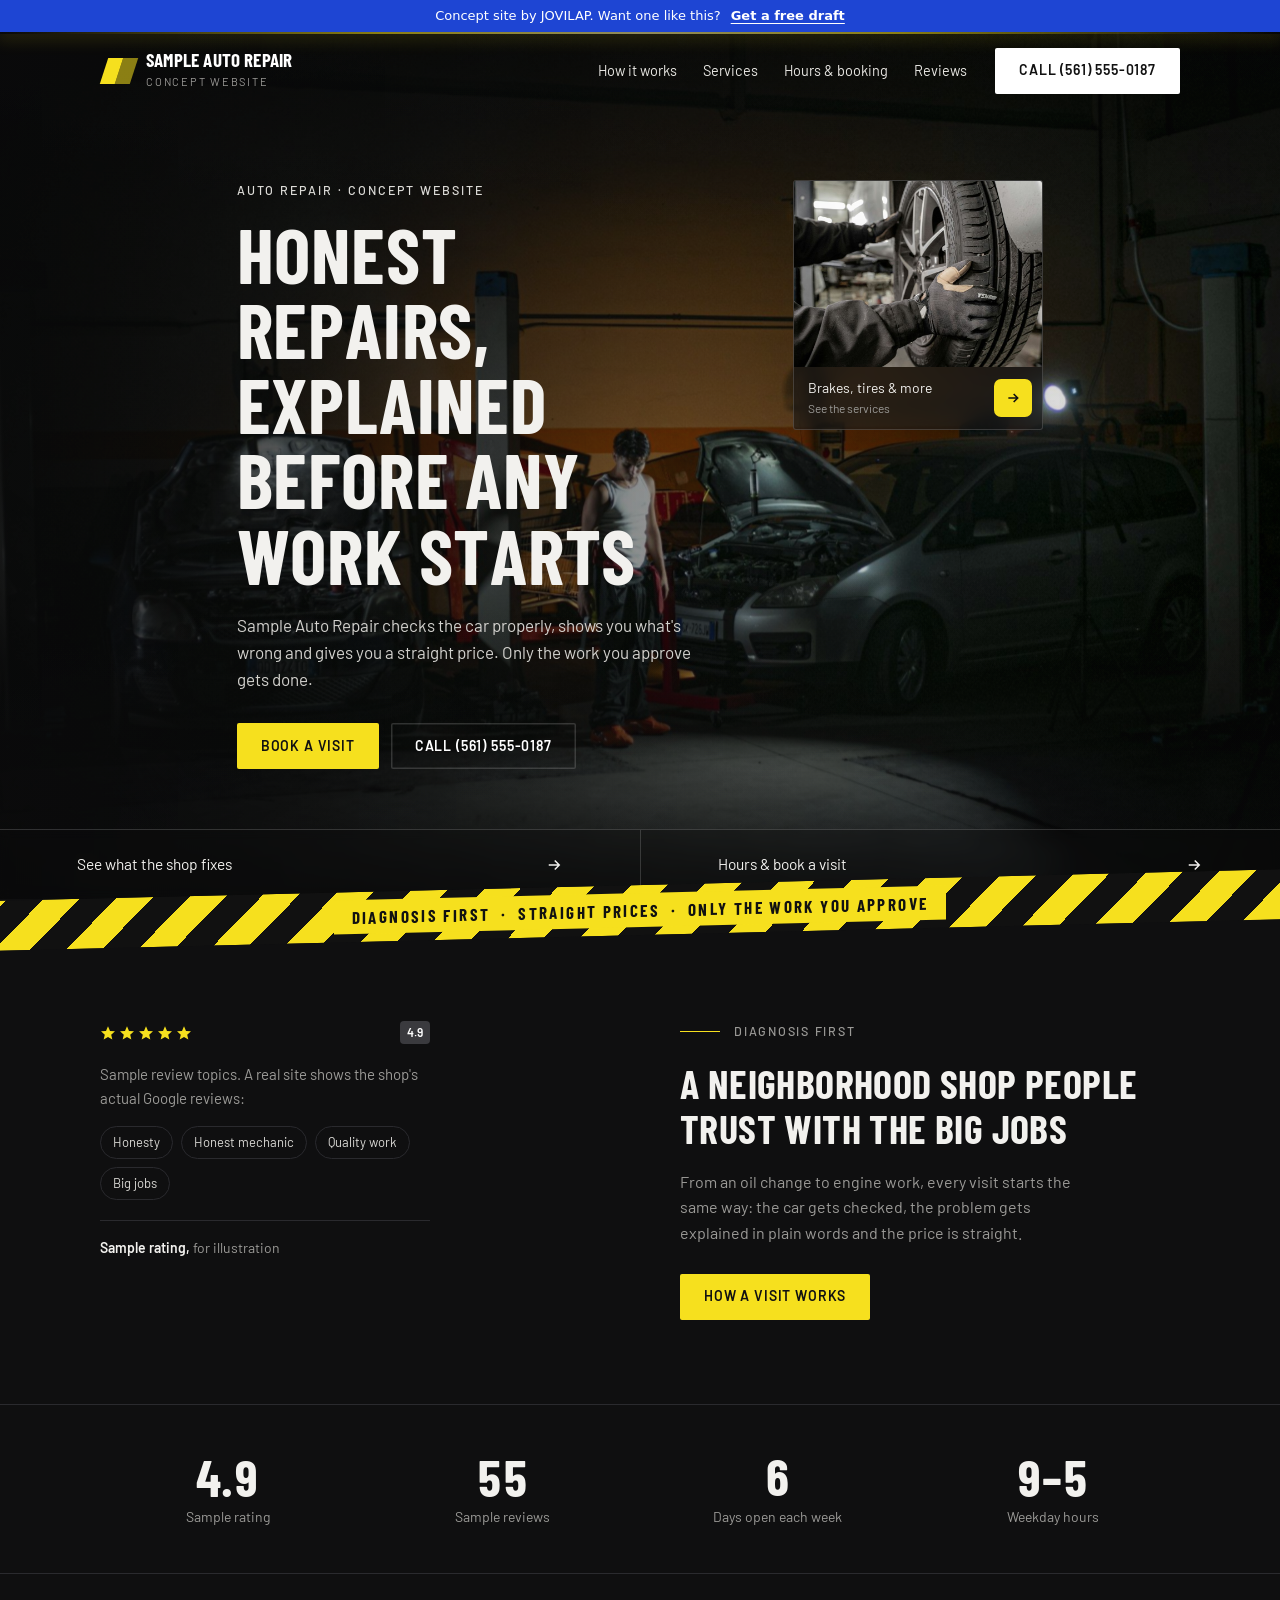
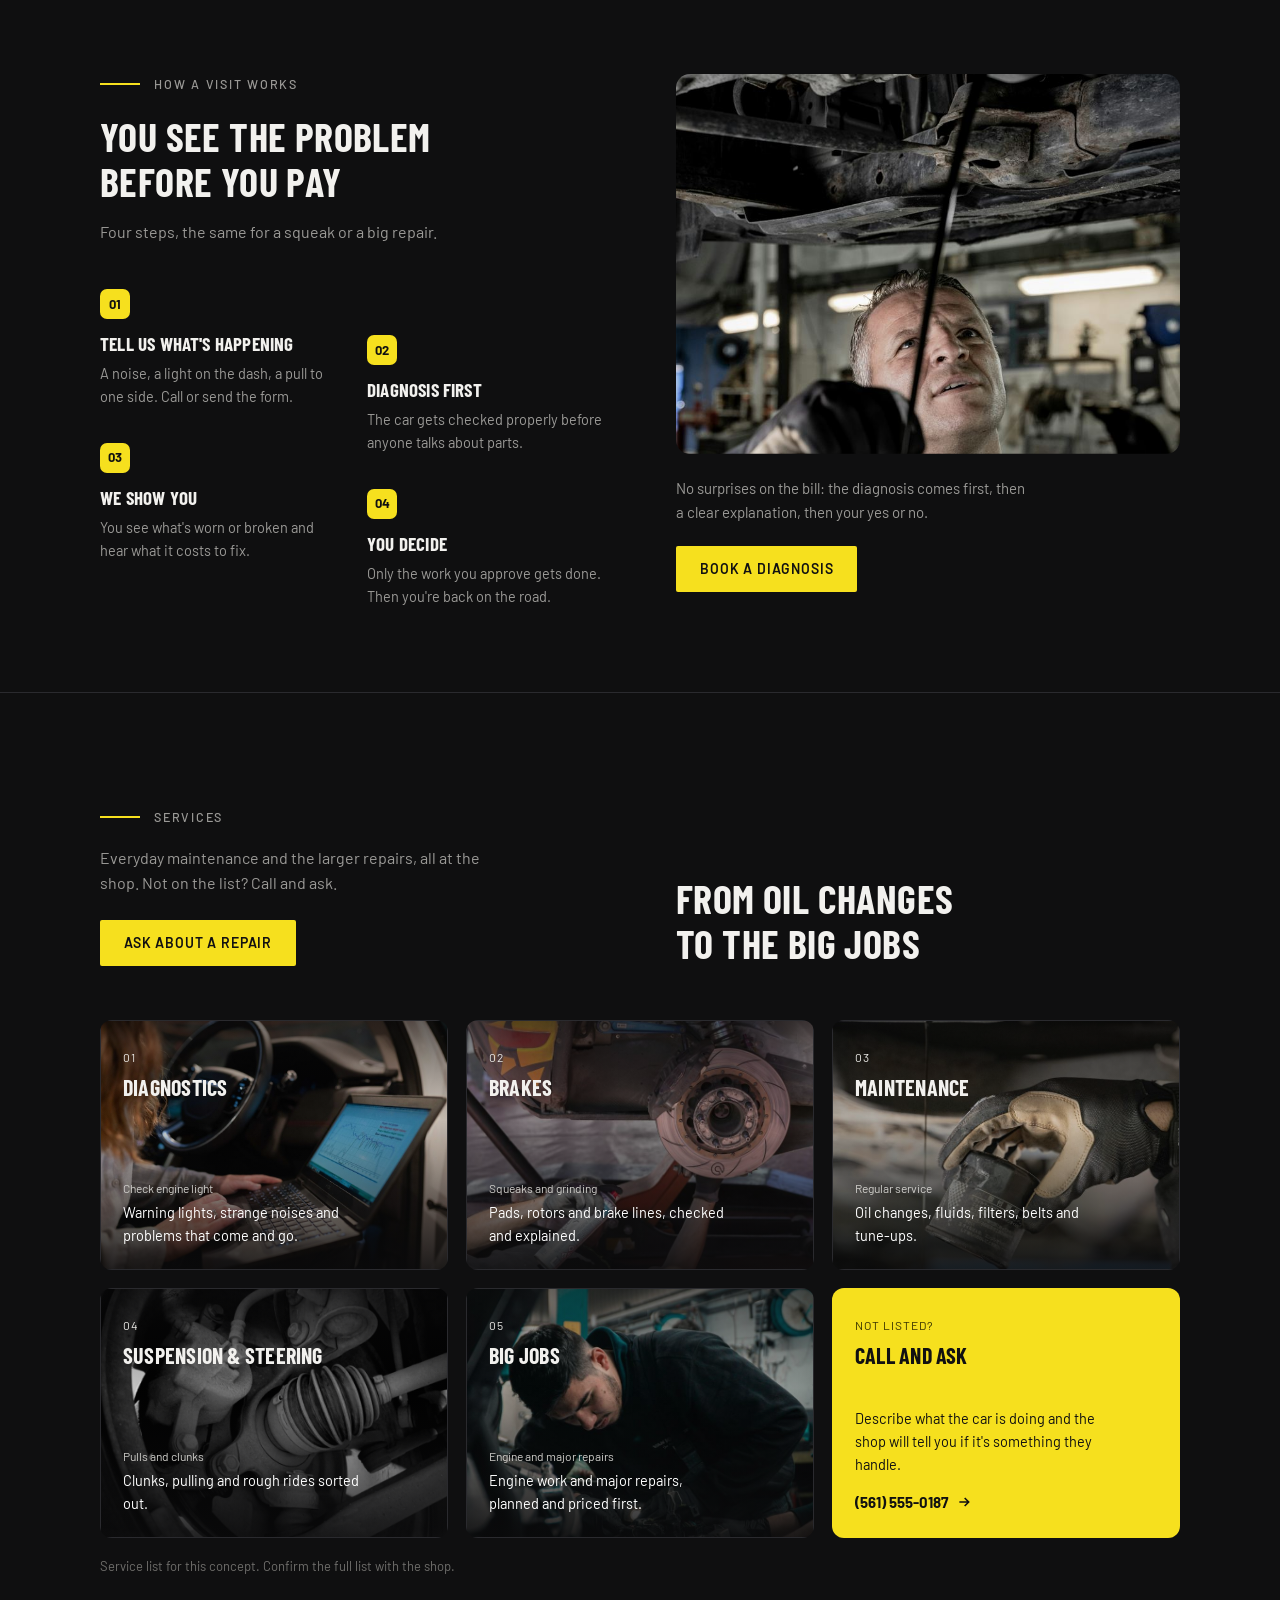
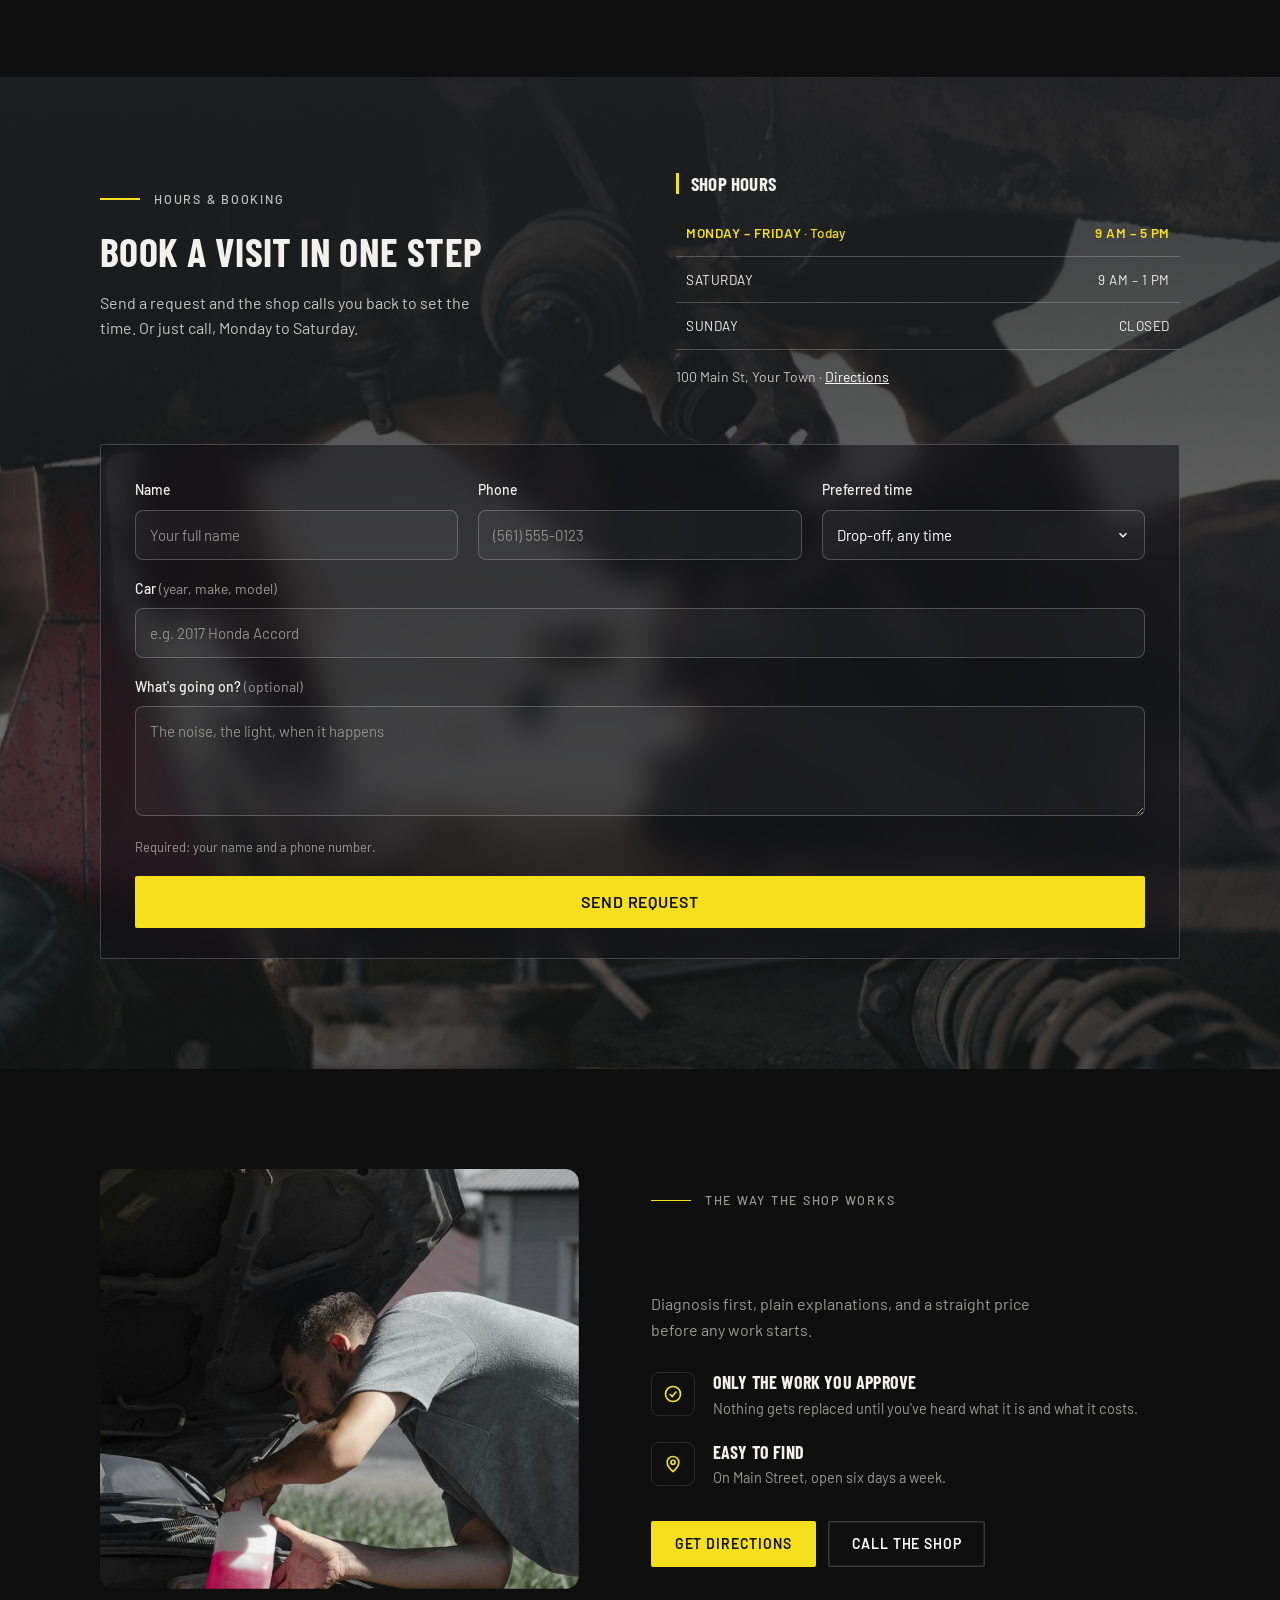
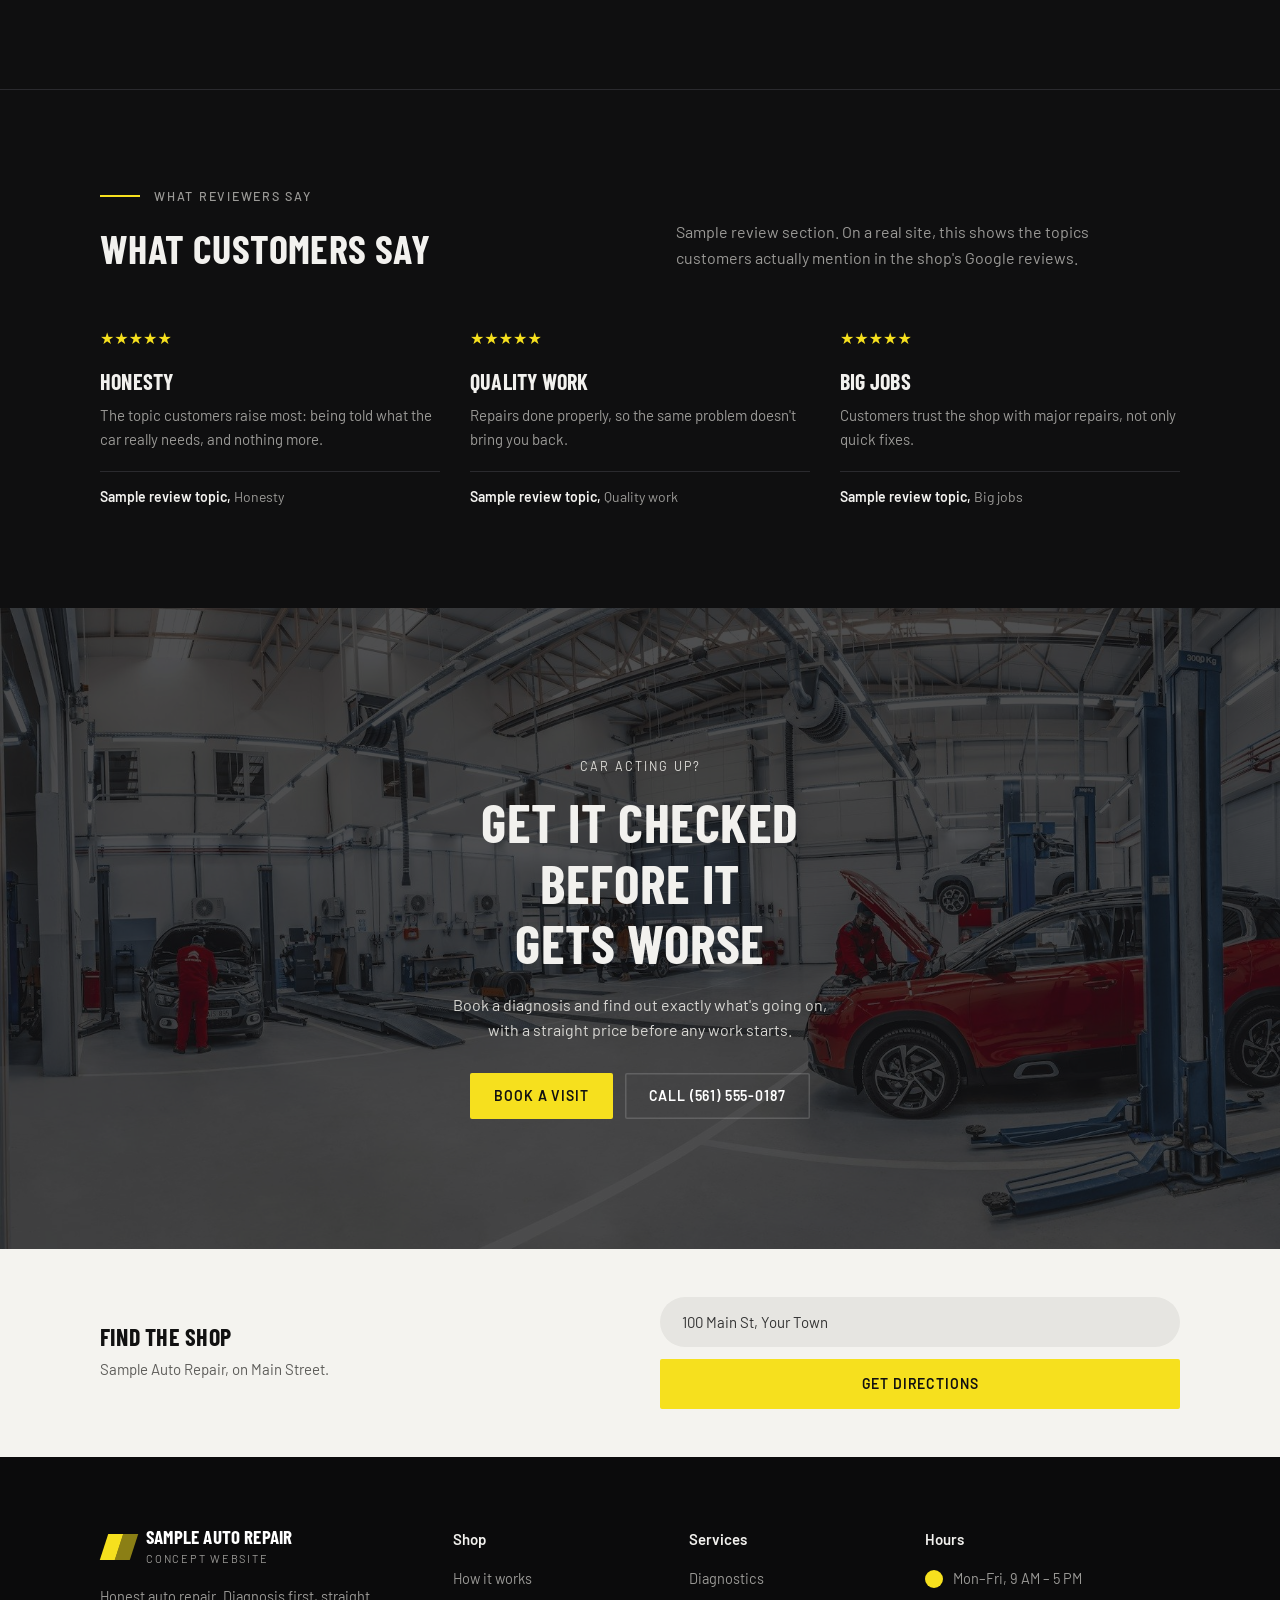
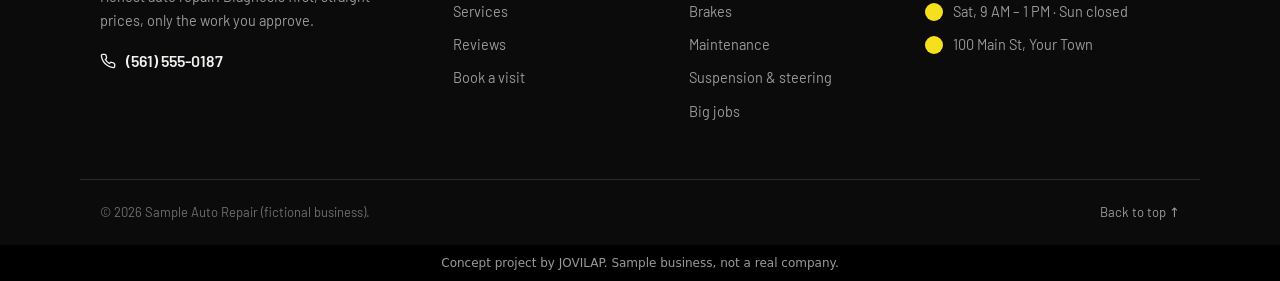
<file: samples/auto/index.html>
<!doctype html>
<html lang="en">
<head>
<meta charset="utf-8">
<meta name="viewport" content="width=device-width, initial-scale=1">
<script>(function(){try{var d=document.documentElement;if(matchMedia&&!matchMedia('(prefers-reduced-motion: reduce)').matches&&'IntersectionObserver' in window){d.classList.add('anim');setTimeout(function(){if(!window.__rv)d.classList.remove('anim')},2500)}}catch(e){}})();</script>
<meta name="robots" content="noindex, nofollow">
<title>Sample Auto Repair | Concept Website</title>
<meta name="description" content="Sample Auto Repair (concept website). Diagnosis first, straight prices, only the work you approve.">
<link rel="preconnect" href="https://fonts.googleapis.com"><link rel="preconnect" href="https://fonts.gstatic.com" crossorigin>
<link href="https://fonts.googleapis.com/css2?family=Barlow:wght@400;500;600;700&family=Barlow+Condensed:wght@600;700&family=IBM+Plex+Mono:wght@500&display=swap" rel="stylesheet">
<link rel="preload" as="image" href="img/hero-garage.jpg">
<style>
:root{--y:#F6E01E;--y-d:#E2CB06;--ink:#0F0F10;--ink2:#161618;--card:#1B1B1E;--line:#2A2A2E;--line2:rgba(255,255,255,.16);--txt:#F2F1EE;--mute:#9B9A97;--mute2:#6F6E6B;--paper:#F4F3EF;--wrap:1120px;--r:14px}
*{box-sizing:border-box;margin:0}
html{scroll-behavior:auto}
@media (prefers-reduced-motion:no-preference){html{scroll-behavior:smooth}}
body{font-family:'Barlow',system-ui,-apple-system,'Segoe UI',sans-serif;background:var(--ink);color:var(--txt);font-size:16px;line-height:1.6;overflow-x:clip}
img{max-width:100%;display:block}a{color:inherit}
h1,h2,h3{line-height:1.12;text-wrap:balance;font-weight:600;letter-spacing:-.015em}
.wrap{max-width:var(--wrap);margin:0 auto;padding-left:max(20px,env(safe-area-inset-left,0px));padding-right:max(20px,env(safe-area-inset-right,0px))}
[id]{scroll-margin-top:calc(var(--hh,76px) + 14px)}
[hidden]{display:none!important}
:focus-visible{outline:2.5px solid var(--y);outline-offset:3px}
.skip{position:absolute;left:-999px;top:8px;background:var(--y);color:#111;padding:10px 16px;border-radius:999px;z-index:100;font-weight:700}.skip:focus{left:12px}
.eyebrow{display:flex;align-items:center;gap:14px;font-size:12.5px;letter-spacing:.14em;text-transform:uppercase;color:var(--mute);font-weight:500}
.eyebrow::before{content:"";width:40px;height:1.5px;background:var(--y);flex:none}
.pill{display:inline-flex;align-items:center;gap:10px;min-height:46px;padding:0 24px;border-radius:999px;background:var(--y);color:#111;font-weight:600;font-size:15px;text-decoration:none;border:0;cursor:pointer;font-family:inherit;transition:background .2s,transform .2s}
.pill:hover{background:var(--y-d);transform:translateY(-1px)}
.pill.white{background:#fff}.pill.white:hover{background:#E9E9E6}
.pill.line{background:transparent;color:#fff;box-shadow:inset 0 0 0 1.5px var(--line2)}.pill.line:hover{background:rgba(255,255,255,.08)}
.muted{color:var(--mute)}

/* header */
header.top{position:sticky;top:0;z-index:50;transition:background .3s,box-shadow .3s,backdrop-filter .3s}
header.top.is-stuck{background:rgba(15,15,16,.9);backdrop-filter:blur(12px);-webkit-backdrop-filter:blur(12px);box-shadow:0 1px 0 var(--line)}
header.top .wrap{display:flex;align-items:center;gap:28px;min-height:78px}
.brand{display:flex;align-items:center;gap:12px;text-decoration:none;color:#fff;margin-right:auto}
.brand .mk{width:34px;height:26px;flex:none;position:relative}
.brand .mk i{position:absolute;top:0;width:15px;height:26px;background:var(--y);transform:skewX(-18deg)}.brand .mk i:first-child{left:4px}.brand .mk i:last-child{left:19px;opacity:.55}
.brand b{display:block;font-size:19px;font-weight:700;letter-spacing:-.01em;line-height:1}
.brand small{display:block;font-size:11px;letter-spacing:.16em;text-transform:uppercase;color:var(--mute);margin-top:4px}
nav.main{display:flex;gap:26px}
nav.main a{text-decoration:none;font-size:14.5px;color:#E8E7E3;padding:6px 0;position:relative}
nav.main a::after{content:"";position:absolute;left:0;right:0;bottom:0;height:2px;background:var(--y);transform:scaleX(0);transform-origin:left;transition:transform .3s}
nav.main a:hover::after,nav.main a[aria-current]::after{transform:scaleX(1)}
nav.main a[aria-current]{color:#fff}
.menubtn{display:none;align-items:center;gap:8px;height:44px;padding:0 16px;border-radius:999px;border:1.5px solid var(--line2);background:rgba(0,0,0,.25);color:#fff;font:600 14px 'Barlow',sans-serif;cursor:pointer}
.menubtn .bars{width:16px;height:10px;position:relative}.menubtn .bars::before,.menubtn .bars::after{content:"";position:absolute;left:0;right:0;height:2px;background:currentColor;transition:transform .25s,top .25s}
.menubtn .bars::before{top:0}.menubtn .bars::after{top:8px}
.menubtn.is-open .bars::before{top:4px;transform:rotate(45deg)}.menubtn.is-open .bars::after{top:4px;transform:rotate(-45deg)}
#menu{position:absolute;left:0;right:0;top:100%;background:var(--ink2);border-top:1px solid var(--line);padding:10px max(20px,env(safe-area-inset-left,0px)) 22px;box-shadow:0 20px 40px rgba(0,0,0,.4)}
#menu a{display:block;padding:14px 0;border-bottom:1px solid var(--line);text-decoration:none;font-size:17px}
#menu .pill{margin-top:16px;width:100%;justify-content:center;border-bottom:0}

/* hero */
.hero{position:relative;margin-top:calc(-1 * var(--hh,78px));min-height:min(100svh,860px);display:flex;flex-direction:column;overflow:hidden;background:#0b0b0c}
.hero .bg{position:absolute;inset:0}
.hero .bg img{width:100%;height:100%;object-fit:cover;object-position:50% 45%}
.hero .bg::after{content:"";position:absolute;inset:0;background:linear-gradient(90deg,rgba(10,10,11,.86) 0%,rgba(10,10,11,.5) 46%,rgba(10,10,11,.15) 75%),linear-gradient(0deg,rgba(10,10,11,.85) 0%,rgba(10,10,11,0) 38%),linear-gradient(180deg,rgba(10,10,11,.55) 0%,rgba(10,10,11,0) 22%)}
.hero .inner{position:relative;flex:1;display:grid;grid-template-columns:1.5fr 1fr;gap:40px;align-items:start;padding-top:calc(var(--hh,78px) + 70px);padding-bottom:60px}
.hero .k{font-size:12.5px;letter-spacing:.16em;text-transform:uppercase;color:#DDDCD8;font-weight:500}
.hero h1{font-size:clamp(38px,5vw,62px);margin-top:16px;max-width:15ch}
.hero .lead{color:#D2D1CD;max-width:46ch;margin-top:20px;font-size:17px}
.hero .acts{display:flex;flex-wrap:wrap;gap:12px;margin-top:30px}
.inset{justify-self:end;width:250px;border-radius:12px;overflow:hidden;background:rgba(20,20,22,.55);backdrop-filter:blur(8px);-webkit-backdrop-filter:blur(8px);border:1px solid var(--line2);text-decoration:none;display:block}
.inset .ph{aspect-ratio:4/3;overflow:hidden}.inset img{width:100%;height:100%;object-fit:cover;transition:transform .6s}
.inset:hover img{transform:scale(1.05)}
.inset .row{display:flex;align-items:center;justify-content:space-between;padding:10px 10px 10px 14px;font-size:14px}
.inset .row small{display:block;color:var(--mute);font-size:12px}
.inset .sq{width:38px;height:38px;border-radius:7px;background:var(--y);color:#111;display:grid;place-items:center;flex:none}
.hero .bar{position:relative;display:grid;grid-template-columns:1fr 1fr;border-top:1px solid var(--line2);background:rgba(12,12,13,.35);backdrop-filter:blur(6px);-webkit-backdrop-filter:blur(6px)}
.hero .bar a{display:flex;align-items:center;justify-content:space-between;gap:16px;padding:22px max(20px,6vw);text-decoration:none;font-size:15.5px;transition:background .25s}
.hero .bar a+a{border-left:1px solid var(--line2)}
.hero .bar a:hover{background:rgba(255,255,255,.06)}
.hero .bar a svg{transition:transform .25s}.hero .bar a:hover svg{transform:translateX(4px)}

/* reputation split */
.rep{padding-block:100px 84px}
.rep .grid{display:grid;grid-template-columns:1fr 1fr;gap:80px;align-items:start}
.rcard{max-width:330px}
.rcard .top{display:flex;justify-content:space-between;align-items:center}
.stars{display:flex;gap:3px;color:var(--y)}
.badge{font-size:12px;background:#3A3A3E;color:#fff;border-radius:4px;padding:2px 7px;font-weight:600}
.rcard p{color:var(--mute);font-size:15px;margin-top:18px}
.rcard .chips{display:flex;flex-wrap:wrap;gap:8px;margin-top:16px}
.rcard .chips span{font-size:13px;border:1px solid var(--line);border-radius:999px;padding:5px 12px;color:#DAD9D5}
.rcard .by{border-top:1px solid var(--line);margin-top:20px;padding-top:16px;font-size:14px}
.rcard .by b{font-weight:600}.rcard .by span{color:var(--mute)}
.rep h2{font-size:clamp(30px,3.4vw,40px);margin-top:20px}
.rep .copy{color:var(--mute);margin-top:18px;max-width:46ch}
.rep .pill{margin-top:28px}
.stats{border-block:1px solid var(--line)}
.stats .wrap{display:grid;grid-template-columns:repeat(4,1fr);gap:20px;padding-block:44px;text-align:center}
.stats b{display:block;font-size:clamp(36px,4.2vw,52px);font-weight:600;letter-spacing:-.02em;line-height:1.05}
.stats span{color:var(--mute);font-size:14px}

/* visit */
.visit{padding-block:100px}
.visit .grid{display:grid;grid-template-columns:1fr 1fr;gap:72px;align-items:stretch}
.visit h2{font-size:clamp(30px,3.4vw,40px);margin-top:20px}
.visit .copy{color:var(--mute);margin-top:16px;max-width:44ch}
.steps{display:grid;grid-template-columns:1fr 1fr;gap:34px 30px;margin-top:44px}
.steps li{list-style:none}
.steps{padding:0}
.steps .n{display:inline-flex;align-items:center;justify-content:center;width:30px;height:30px;border-radius:7px;background:var(--y);color:#111;font-weight:700;font-size:13px}
.steps h3{font-size:19px;margin-top:14px}
.steps p{color:var(--mute);font-size:14.5px;margin-top:8px}
.steps li:nth-child(even){transform:translateY(46px)}
.visit .right{display:flex;flex-direction:column;gap:22px}
.visit .tall{flex:1;min-height:380px;border-radius:var(--r);overflow:hidden;position:relative}
.visit .tall img{position:absolute;inset:0;width:100%;height:100%;object-fit:cover;object-position:50% 30%}
.visit .right p{color:var(--mute);font-size:15px;max-width:44ch}

/* services */
.services{padding-block:96px 100px;border-top:1px solid var(--line)}
.services .head{display:grid;grid-template-columns:1fr 1fr;gap:72px;align-items:end}
.services .head p{color:var(--mute);margin-top:18px;max-width:44ch}
.services .head .pill{margin-top:24px}
.services h2{font-size:clamp(30px,3.4vw,40px)}
.cards{display:grid;grid-template-columns:repeat(3,1fr);gap:18px;margin-top:54px}
.card{position:relative;border-radius:12px;overflow:hidden;min-height:250px;display:flex;flex-direction:column;justify-content:space-between;padding:22px;isolation:isolate;border:1px solid var(--line);text-decoration:none}
.card img{position:absolute;inset:0;width:100%;height:100%;object-fit:cover;z-index:-2;transition:transform .8s cubic-bezier(.2,.7,.2,1)}
.card::before{content:"";position:absolute;inset:0;z-index:-1;background:linear-gradient(180deg,rgba(10,10,11,.6) 0%,rgba(10,10,11,.15) 40%,rgba(10,10,11,.88) 100%)}
.card:hover img{transform:scale(1.06)}
.card .tag{font-size:12px;letter-spacing:.08em;text-transform:uppercase;color:#E9E8E4}
.card h3{font-size:22px;margin-top:6px}
.card .low small{display:block;font-size:12px;color:#CFCECA}
.card .low p{font-size:14.5px;color:#fff;margin-top:2px;max-width:30ch}
.card.ask{background:var(--y);color:#111;border-color:transparent}
.card.ask::before{display:none}
.card.ask .tag,.card.ask .low small{color:#3A3500}
.card.ask .low p{color:#111}
.card.ask .go{display:inline-flex;align-items:center;gap:8px;margin-top:14px;font-weight:700;font-size:15px}
.services .note{color:var(--mute2);font-size:13px;margin-top:18px}

/* booking */
.book{position:relative;overflow:hidden;padding-block:96px 110px;background:#202124}
.book .bg{position:absolute;inset:-8% 0;will-change:transform}
.book .bg img{width:100%;height:100%;object-fit:cover;object-position:50% 50%;filter:grayscale(.35)}
.book .bg::after{content:"";position:absolute;inset:0;background:linear-gradient(180deg,rgba(32,33,36,.92) 0%,rgba(32,33,36,.72) 40%,rgba(32,33,36,.5) 100%)}
.book .wrap{position:relative}
.book .top{display:grid;grid-template-columns:1fr 1fr;gap:72px;align-items:start}
.book h2{font-size:clamp(30px,3.4vw,40px);margin-top:20px}
.book .top p{color:#C6C5C1;margin-top:16px;max-width:42ch}
.hours h3{font-size:19px;border-left:3px solid var(--y);padding-left:12px}
.hours table{width:100%;border-collapse:collapse;margin-top:16px;font-size:13.5px;letter-spacing:.04em;text-transform:uppercase}
.hours td{padding:12px 10px;border-bottom:1px solid rgba(255,255,255,.22)}
.hours td+td{text-align:right}
.hours tr.today td{color:var(--y);font-weight:600}
.hours tr.today td:first-child::after{content:" · Today";text-transform:none;letter-spacing:0;font-weight:500}
.hours .addr{margin-top:16px;font-size:14px;color:#D6D5D1}
.hours .addr a{color:#fff}
.glass{margin-top:56px;border-radius:12px;background:rgba(18,18,20,.55);backdrop-filter:blur(14px);-webkit-backdrop-filter:blur(14px);border:1px solid rgba(255,255,255,.2);padding:34px 34px 30px}
.glass .fgrid{display:grid;grid-template-columns:repeat(3,1fr);gap:18px 20px}
.f label{display:block;font-size:14px;font-weight:500;margin-bottom:8px}
.f label em{font-style:normal;color:var(--mute);font-weight:400}
.f input,.f select,.f textarea{width:100%;font:inherit;font-size:15px;color:#fff;background:rgba(255,255,255,.04);border:1px solid rgba(255,255,255,.22);border-radius:8px;padding:12px 14px;min-height:48px;transition:border-color .2s,background .2s}
.f select{appearance:none;background-image:url("data:image/svg+xml,%3Csvg xmlns='http://www.w3.org/2000/svg' width='14' height='14' viewBox='0 0 24 24' fill='none' stroke='%23ffffff' stroke-width='2.4'%3E%3Cpath d='M6 9l6 6 6-6'/%3E%3C/svg%3E");background-repeat:no-repeat;background-position:right 14px center;padding-right:38px}
.f select option{color:#111}
.f input::placeholder,.f textarea::placeholder{color:#8F8E8B}
.f input:focus,.f select:focus,.f textarea:focus{outline:none;border-color:var(--y);background:rgba(255,255,255,.07)}
.f.full{grid-column:1/-1}.f.two{grid-column:span 2}
.f textarea{min-height:110px;resize:vertical}
.req{font-size:13px;color:var(--mute);margin-top:14px}
.err{margin-top:12px;color:#FFB4A8;font-size:14.5px;font-weight:500}
.glass button[type=submit]{width:100%;justify-content:center;margin-top:18px;min-height:52px;font-size:16px}
.glass button[disabled]{opacity:.75;cursor:progress}
.ok{margin-top:16px;background:rgba(246,224,30,.12);border:1px solid rgba(246,224,30,.5);border-radius:10px;padding:16px 18px;font-size:15px}
.ok:focus{outline:none}

/* shop / quality */
.shop{padding-block:100px}
.shop .grid{display:grid;grid-template-columns:.95fr 1.05fr;gap:72px;align-items:stretch}
.shop .ph{border-radius:var(--r);overflow:hidden;min-height:420px;position:relative}
.shop .ph img{position:absolute;inset:0;width:100%;height:100%;object-fit:cover;object-position:60% 40%}
.shop .txt{display:flex;flex-direction:column;justify-content:center}
.shop h2{font-size:clamp(30px,3.4vw,40px);margin-top:20px}
.shop .copy{color:var(--mute);margin-top:16px;max-width:46ch}
.pts{display:grid;gap:22px;margin-top:30px;padding:0}
.pts li{list-style:none;display:flex;gap:18px}
.pts .ic{width:44px;height:44px;border-radius:8px;border:1px solid var(--line);display:grid;place-items:center;color:var(--y);flex:none}
.pts h3{font-size:18px}.pts p{color:var(--mute);font-size:14.5px;margin-top:4px}
.shop .acts{display:flex;flex-wrap:wrap;gap:12px;margin-top:32px}

/* reviews */
.reviews{padding-block:96px 100px;border-top:1px solid var(--line)}
.reviews .head{display:grid;grid-template-columns:1fr 1fr;gap:72px;align-items:end}
.reviews h2{font-size:clamp(30px,3.4vw,40px);margin-top:20px}
.reviews .head p{color:var(--mute);max-width:46ch}
.rgrid{display:grid;grid-template-columns:repeat(3,1fr);gap:30px;margin-top:54px}
.rgrid article{display:flex;flex-direction:column}
.rgrid h3{font-size:22px;margin-top:18px}
.rgrid p{color:var(--mute);font-size:15px;margin-top:10px;flex:1}
.rgrid .by{border-top:1px solid var(--line);margin-top:20px;padding-top:14px;font-size:14px}
.rgrid .by b{font-weight:600}.rgrid .by span{color:var(--mute)}
.reviews .more{margin-top:40px;display:flex;flex-wrap:wrap;gap:12px;align-items:center}

/* cta */
.cta{position:relative;overflow:hidden;padding-block:130px;text-align:center}
.cta .bg{position:absolute;inset:0}
.cta .bg img{width:100%;height:100%;object-fit:cover;object-position:50% 60%}
.cta .bg::after{content:"";position:absolute;inset:0;background:rgba(12,12,13,.72)}
.cta .wrap{position:relative}
.cta .k{font-size:12.5px;letter-spacing:.16em;text-transform:uppercase;color:#E2E1DD}
.cta h2{font-size:clamp(34px,4.4vw,54px);margin:16px auto 0;max-width:16ch}
.cta p{color:#D8D7D3;max-width:44ch;margin:18px auto 0}
.cta .acts{display:flex;flex-wrap:wrap;justify-content:center;gap:12px;margin-top:30px}

/* find us band */
.find{background:var(--paper);color:#111}
.find .wrap{display:grid;grid-template-columns:1fr 1fr;gap:40px;align-items:center;padding-block:48px}
.find h2{font-size:24px}
.find p{color:#5D5C59;font-size:15px;margin-top:6px}
.find .acts{display:grid;gap:12px}
.find .addrbox{background:#E6E5E1;border-radius:999px;min-height:50px;display:flex;align-items:center;padding:0 22px;font-size:15px;color:#333}
.find .pill{justify-content:center;min-height:50px}

/* footer */
footer{background:#0B0B0C;padding-block:70px 0}
footer .grid{display:grid;grid-template-columns:1.6fr 1fr 1fr 1.3fr;gap:40px}
footer p.info{color:var(--mute);font-size:14.5px;margin-top:18px;max-width:34ch}
footer .tel{display:flex;align-items:center;gap:10px;margin-top:16px;text-decoration:none;font-weight:600}
footer h4{font-size:15px;font-weight:600;margin-bottom:16px}
footer ul{list-style:none;padding:0;display:grid;gap:10px}
footer ul a,footer ul li{color:var(--mute);font-size:14.5px;text-decoration:none}
footer ul a:hover{color:#fff}
footer .ico li{display:flex;gap:10px;align-items:flex-start}
footer .ico i{width:18px;height:18px;border-radius:50%;background:var(--y);flex:none;margin-top:3px;display:grid;place-items:center;color:#111}
footer .bot{display:flex;flex-wrap:wrap;justify-content:space-between;gap:12px;border-top:1px solid var(--line);margin-top:56px;padding-block:22px;font-size:13px;color:var(--mute2)}
footer .bot a{color:var(--mute);text-decoration:none}
.concept-note{background:#000;color:#9a9a9a;font:12px/1.4 system-ui,sans-serif;text-align:center;padding:10px 16px}
.mbar{display:none}

/* motion */
@media (prefers-reduced-motion:no-preference){
 .anim .hero .bg img{animation:heroIn 2.6s cubic-bezier(.2,.7,.2,1) both,heroDrift 26s ease-in-out 2.6s infinite alternate}
 .anim .hero .k,.anim .hero h1,.anim .hero .lead,.anim .hero .acts{animation:up .9s cubic-bezier(.2,.7,.2,1) both}
 .anim .hero .k{animation-delay:.25s}.anim .hero h1{animation-delay:.38s}.anim .hero .lead{animation-delay:.52s}.anim .hero .acts{animation-delay:.64s}
 .anim .inset{animation:slideIn 1s cubic-bezier(.2,.7,.2,1) .8s both}
 .anim .hero .bar{animation:barIn .9s cubic-bezier(.2,.7,.2,1) .95s both}
 .anim [data-rv]{opacity:0;transform:translateY(22px);transition:opacity .8s cubic-bezier(.2,.7,.2,1) var(--d,0s),transform .8s cubic-bezier(.2,.7,.2,1) var(--d,0s)}
 .anim [data-rv].in{opacity:1;transform:none}
 .anim .steps li:nth-child(even)[data-rv].in{transform:translateY(46px)}
 .anim [data-rv="wipe"]{opacity:1;transform:none;clip-path:inset(100% 0 0 0 round 12px);transition:clip-path 1.1s cubic-bezier(.7,0,.2,1) var(--d,0s)}
 .anim [data-rv="wipe"].in{clip-path:inset(0 0 0 0 round 12px)}
 .anim [data-rv="wipe"] img{transform:scale(1.18);transition:transform 1.6s cubic-bezier(.2,.7,.2,1) var(--d,0s)}
 .anim [data-rv="wipe"].in img{transform:scale(1)}
 .anim [data-rv="wipe"].in:hover img{transform:scale(1.06);transition-duration:.8s;transition-delay:0s}
 @keyframes heroIn{from{transform:scale(1.14);filter:brightness(.4)}to{transform:scale(1.02);filter:none}}
 @keyframes heroDrift{from{transform:scale(1.02) translateX(0)}to{transform:scale(1.06) translateX(-1.5%)}}
 @keyframes up{from{opacity:0;transform:translateY(26px)}to{opacity:1;transform:none}}
 @keyframes slideIn{from{opacity:0;transform:translateX(40px)}to{opacity:1;transform:none}}
 @keyframes barIn{from{opacity:0;transform:translateY(100%)}to{opacity:1;transform:none}}
}

/* responsive */
@media (max-width:1020px){
 nav.main{display:none}.menubtn{display:inline-flex}
 header.top .wrap{gap:12px}
 .hero .inner{grid-template-columns:1fr}
 .inset{justify-self:start}
 .rep .grid,.visit .grid,.services .head,.book .top,.shop .grid,.reviews .head{grid-template-columns:1fr;gap:40px}
 .rep .grid{gap:48px}
 .visit .tall{min-height:420px}
 .cards{grid-template-columns:1fr 1fr}
 .glass .fgrid{grid-template-columns:1fr 1fr}.f.two{grid-column:1/-1}
 .rgrid{grid-template-columns:1fr;gap:34px}
 footer .grid{grid-template-columns:1fr 1fr}
 .find .wrap{grid-template-columns:1fr}
}
@media (max-width:640px){
 .brand small{display:none}.brand b{font-size:17px}
 header.top .callp{display:none}
 .hero{min-height:auto}
 .hero .inner{padding-top:calc(var(--hh,78px) + 44px);padding-bottom:40px;gap:30px}
 .hero h1{font-size:36px}
 .hero .lead{font-size:16px}
 .inset{width:100%;display:grid;grid-template-columns:120px 1fr}
 .inset .ph{aspect-ratio:auto;height:100%}
 .hero .bar a{padding:18px 16px;font-size:14.5px}
 .rep,.visit,.services,.shop,.reviews{padding-block:72px}
 .stats .wrap{grid-template-columns:1fr 1fr;row-gap:30px;padding-block:36px}
 .steps{grid-template-columns:1fr;gap:28px;margin-top:34px}
 .steps li:nth-child(even),.anim .steps li:nth-child(even)[data-rv].in{transform:none}
 .cards{grid-template-columns:1fr}
 .card{min-height:220px}
 .book{padding-block:72px 80px}
 .glass{padding:22px 18px;margin-top:40px}
 .glass .fgrid{grid-template-columns:1fr}
 .shop .ph{min-height:320px}
 .cta{padding-block:90px}
 footer .grid{grid-template-columns:1fr}
 footer{padding-bottom:70px}
 .mbar{display:grid;grid-template-columns:1fr 1.3fr;gap:8px;position:fixed;left:0;right:0;bottom:0;z-index:60;padding:10px max(12px,env(safe-area-inset-left,0px)) calc(10px + env(safe-area-inset-bottom,0px));background:rgba(15,15,16,.94);backdrop-filter:blur(10px);-webkit-backdrop-filter:blur(10px);border-top:1px solid var(--line);transition:transform .3s}
 .mbar a{display:flex;align-items:center;justify-content:center;gap:8px;min-height:46px;border-radius:999px;font-weight:600;font-size:15px;text-decoration:none}
 .mbar .c{box-shadow:inset 0 0 0 1.5px var(--line2);color:#fff}.mbar .e{background:var(--y);color:#111}
 .mbar.hide{transform:translateY(110%)}
}
</style>
<link rel="stylesheet" href="style-motion.css">
</head>
<body>
<div class="jvbar" role="note"><style>.jvbar{position:relative;z-index:9999;display:flex;flex-wrap:wrap;justify-content:center;align-items:center;gap:4px 10px;padding:7px 16px;background:#1E45D3;color:#fff;font:500 13px/1.35 system-ui,-apple-system,"Segoe UI",Arial,sans-serif;text-align:center}.jvbar a{color:#fff;font-weight:700;text-decoration:underline;text-underline-offset:3px;white-space:nowrap}.jvbar a:hover,.jvbar a:focus-visible{color:#FFD466}.jvbar a:focus-visible{outline:2px solid #fff;outline-offset:2px}</style><span>Concept site by JOVILAP. Want one like this?</span><a href="../../#contact">Get a free draft</a></div>
<script src="style-motion.js"></script>
<a class="skip" href="#main">Skip to content</a>
<header class="top" data-header>
 <div class="wrap">
  <a class="brand" href="#top" aria-label="Sample Auto Repair, back to top"><span class="mk" aria-hidden="true"><i></i><i></i></span><span><b>Sample Auto Repair</b><small>Concept website</small></span></a>
  <nav class="main" aria-label="Main" data-nav><a href="#visit">How it works</a><a href="#services">Services</a><a href="#book">Hours &amp; booking</a><a href="#reviews">Reviews</a></nav>
  <a class="pill white callp" href="tel:+15615550187">Call (561) 555-0187</a>
  <button class="menubtn" type="button" data-menu-toggle aria-expanded="false" aria-controls="menu"><span class="bars" aria-hidden="true"></span><span class="mlbl">Menu</span></button>
  <nav id="menu" aria-label="Mobile" data-nav hidden><a href="#visit">How it works</a><a href="#services">Services</a><a href="#book">Hours &amp; booking</a><a href="#reviews">Reviews</a><a class="pill" href="tel:+15615550187">Call (561) 555-0187</a></nav>
 </div>
</header>

<main id="main">
<section class="hero" id="top" aria-labelledby="h1">
 <div class="bg"><img src="img/hero-garage.jpg" alt="Mechanic standing between two cars with their hoods up in a dim repair shop" fetchpriority="high"></div>
 <div class="wrap inner">
  <div>
   <p class="k">Auto repair · Concept website</p>
   <h1 id="h1">Honest Repairs, Explained Before Any Work Starts</h1>
   <p class="lead">Sample Auto Repair checks the car properly, shows you what's wrong and gives you a straight price. Only the work you approve gets done.</p>
   <div class="acts"><a class="pill" href="#book">Book a visit</a><a class="pill line" href="tel:+15615550187">Call (561) 555-0187</a></div>
  </div>
  <a class="inset" href="#services"><div class="ph"><img src="img/tire-check.jpg" alt="Gloved hands checking a tire on a car in a shop"></div><div class="row"><span>Brakes, tires &amp; more<small>See the services</small></span><span class="sq" aria-hidden="true"><svg width="16" height="16" viewBox="0 0 24 24" fill="none" stroke="currentColor" stroke-width="2.4"><path d="M5 12h14M13 6l6 6-6 6"/></svg></span></div></a>
 </div>
 <div class="bar"><a href="#services"><span>See what the shop fixes</span><svg width="18" height="18" viewBox="0 0 24 24" fill="none" stroke="currentColor" stroke-width="2" aria-hidden="true"><path d="M5 12h14M13 6l6 6-6 6"/></svg></a><a href="#book"><span>Hours &amp; book a visit</span><svg width="18" height="18" viewBox="0 0 24 24" fill="none" stroke="currentColor" stroke-width="2" aria-hidden="true"><path d="M5 12h14M13 6l6 6-6 6"/></svg></a></div>
</section>

<section class="rep" aria-labelledby="rep-h">
 <div class="wrap grid">
  <div class="rcard" data-rv>
   <div class="top"><span class="stars" aria-label="4.9 out of 5 stars"><svg width="16" height="16" viewBox="0 0 24 24" fill="currentColor" aria-hidden="true"><path d="M12 2l3 6.9 7.5.6-5.7 5 1.7 7.4L12 18l-6.5 3.9 1.7-7.4-5.7-5 7.5-.6z"/></svg><svg width="16" height="16" viewBox="0 0 24 24" fill="currentColor" aria-hidden="true"><path d="M12 2l3 6.9 7.5.6-5.7 5 1.7 7.4L12 18l-6.5 3.9 1.7-7.4-5.7-5 7.5-.6z"/></svg><svg width="16" height="16" viewBox="0 0 24 24" fill="currentColor" aria-hidden="true"><path d="M12 2l3 6.9 7.5.6-5.7 5 1.7 7.4L12 18l-6.5 3.9 1.7-7.4-5.7-5 7.5-.6z"/></svg><svg width="16" height="16" viewBox="0 0 24 24" fill="currentColor" aria-hidden="true"><path d="M12 2l3 6.9 7.5.6-5.7 5 1.7 7.4L12 18l-6.5 3.9 1.7-7.4-5.7-5 7.5-.6z"/></svg><svg width="16" height="16" viewBox="0 0 24 24" fill="currentColor" aria-hidden="true"><path d="M12 2l3 6.9 7.5.6-5.7 5 1.7 7.4L12 18l-6.5 3.9 1.7-7.4-5.7-5 7.5-.6z"/></svg></span><span class="badge">4.9</span></div>
   <p>Sample review topics. A real site shows the shop's actual Google reviews:</p>
   <div class="chips"><span>Honesty</span><span>Honest mechanic</span><span>Quality work</span><span>Big jobs</span></div>
   <div class="by"><b>Sample rating,</b> <span>for illustration</span></div>
  </div>
  <div data-rv>
   <p class="eyebrow">Diagnosis first</p>
   <h2 id="rep-h">A Neighborhood Shop People Trust With the Big Jobs</h2>
   <p class="copy">From an oil change to engine work, every visit starts the same way: the car gets checked, the problem gets explained in plain words and the price is straight.</p>
   <a class="pill" href="#visit">How a visit works</a>
  </div>
 </div>
</section>

<div class="stats" aria-label="Shop at a glance">
 <div class="wrap">
  <div data-rv><b>4.9</b><span>Sample rating</span></div>
  <div data-rv><b>55</b><span>Sample reviews</span></div>
  <div data-rv><b>6</b><span>Days open each week</span></div>
  <div data-rv><b>9–5</b><span>Weekday hours</span></div>
 </div>
</div>

<section class="visit" id="visit" aria-labelledby="visit-h">
 <div class="wrap grid">
  <div>
   <p class="eyebrow" data-rv>How a visit works</p>
   <h2 id="visit-h" data-rv>You See the Problem Before You Pay</h2>
   <p class="copy" data-rv>Four steps, the same for a squeak or a big repair.</p>
   <ol class="steps">
    <li data-rv><span class="n">01</span><h3>Tell us what's happening</h3><p>A noise, a light on the dash, a pull to one side. Call or send the form.</p></li>
    <li data-rv><span class="n">02</span><h3>Diagnosis first</h3><p>The car gets checked properly before anyone talks about parts.</p></li>
    <li data-rv><span class="n">03</span><h3>We show you</h3><p>You see what's worn or broken and hear what it costs to fix.</p></li>
    <li data-rv><span class="n">04</span><h3>You decide</h3><p>Only the work you approve gets done. Then you're back on the road.</p></li>
   </ol>
  </div>
  <div class="right">
   <div class="tall" data-rv="wipe"><img src="img/under-car.jpg" alt="Mechanic inspecting the underside of a car on a lift" loading="lazy"></div>
   <p data-rv>No surprises on the bill: the diagnosis comes first, then a clear explanation, then your yes or no.</p>
   <div data-rv><a class="pill" href="#book">Book a diagnosis</a></div>
  </div>
 </div>
</section>

<section class="services" id="services" aria-labelledby="svc-h">
 <div class="wrap">
  <div class="head">
   <div data-rv><p class="eyebrow">Services</p><p>Everyday maintenance and the larger repairs, all at the shop. Not on the list? Call and ask.</p><a class="pill" href="tel:+15615550187">Ask about a repair</a></div>
   <h2 id="svc-h" data-rv>From Oil Changes to the Big Jobs</h2>
  </div>
  <div class="cards">
   <article class="card" data-rv="wipe"><img src="img/svc-diagnostics.jpg" alt="Technician running a diagnostic scan on a laptop inside a car" loading="lazy"><div><span class="tag">01</span><h3>Diagnostics</h3></div><div class="low"><small>Check engine light</small><p>Warning lights, strange noises and problems that come and go.</p></div></article>
   <article class="card" data-rv="wipe"><img src="img/svc-brakes.jpg" alt="Mechanic cleaning a brake rotor on a lifted car" loading="lazy" style="object-position:50% 35%"><div><span class="tag">02</span><h3>Brakes</h3></div><div class="low"><small>Squeaks and grinding</small><p>Pads, rotors and brake lines, checked and explained.</p></div></article>
   <article class="card" data-rv="wipe"><img src="img/svc-oil.jpg" alt="Fresh oil being poured during an oil change" loading="lazy" style="object-position:50% 40%"><div><span class="tag">03</span><h3>Maintenance</h3></div><div class="low"><small>Regular service</small><p>Oil changes, fluids, filters, belts and tune-ups.</p></div></article>
   <article class="card" data-rv="wipe"><img src="img/svc-suspension.jpg" alt="Close-up of a car's suspension and axle behind the wheel" loading="lazy" style="object-position:50% 40%"><div><span class="tag">04</span><h3>Suspension &amp; Steering</h3></div><div class="low"><small>Pulls and clunks</small><p>Clunks, pulling and rough rides sorted out.</p></div></article>
   <article class="card" data-rv="wipe"><img src="img/svc-engine.jpg" alt="Mechanic leaning into an engine bay" loading="lazy" style="object-position:50% 30%"><div><span class="tag">05</span><h3>Big Jobs</h3></div><div class="low"><small>Engine and major repairs</small><p>Engine work and major repairs, planned and priced first.</p></div></article>
   <a class="card ask" href="tel:+15615550187" data-rv="wipe"><div><span class="tag">Not listed?</span><h3>Call and Ask</h3></div><div class="low"><p>Describe what the car is doing and the shop will tell you if it's something they handle.</p><span class="go">(561) 555-0187 <svg width="16" height="16" viewBox="0 0 24 24" fill="none" stroke="currentColor" stroke-width="2.4" aria-hidden="true"><path d="M5 12h14M13 6l6 6-6 6"/></svg></span></div></a>
  </div>
  <p class="note">Service list for this concept. Confirm the full list with the shop.</p>
 </div>
</section>

<section class="book" id="book" aria-labelledby="book-h">
 <div class="bg" aria-hidden="true" data-parallax><img src="img/book-bg.jpg" alt="" loading="lazy"></div>
 <div class="wrap">
  <div class="top">
   <div data-rv><p class="eyebrow">Hours &amp; booking</p><h2 id="book-h">Book a Visit in One Step</h2><p>Send a request and the shop calls you back to set the time. Or just call, Monday to Saturday.</p></div>
   <div class="hours" data-rv>
    <h3>Shop hours</h3>
    <table><tbody>
     <tr data-days="1,2,3,4,5"><td>Monday – Friday</td><td>9 AM – 5 PM</td></tr>
     <tr data-days="6"><td>Saturday</td><td>9 AM – 1 PM</td></tr>
     <tr data-days="0"><td>Sunday</td><td>Closed</td></tr>
    </tbody></table>
    <p class="addr">100 Main St, Your Town · <a href="#find" target="_blank" rel="noopener">Directions</a></p>
   </div>
  </div>
  <form class="glass" data-preview aria-label="Repair request (preview)" data-rv>
   <div class="fgrid">
    <div class="f"><label for="n">Name</label><input id="n" name="name" autocomplete="name" placeholder="Your full name"></div>
    <div class="f"><label for="p">Phone</label><input id="p" name="phone" type="tel" autocomplete="tel" inputmode="tel" placeholder="(561) 555-0123"></div>
    <div class="f"><label for="d">Preferred time</label><select id="d" name="when"><option>Drop-off, any time</option><option>Weekday morning</option><option>Weekday afternoon</option><option>Saturday morning</option></select></div>
    <div class="f full"><label for="c">Car <em>(year, make, model)</em></label><input id="c" name="car" placeholder="e.g. 2017 Honda Accord"></div>
    <div class="f full"><label for="m">What's going on? <em>(optional)</em></label><textarea id="m" name="message" placeholder="The noise, the light, when it happens"></textarea></div>
   </div>
   <p class="req">Required: your name and a phone number.</p>
   <p class="err" data-err role="alert" hidden></p>
   <button class="pill" type="submit">Send request</button>
   <p class="ok" data-ok tabindex="-1" role="status" hidden>Thanks<span data-name></span>. This is a sample website, so nothing was sent. On the real site this request would go straight to the shop and they'd call you back to set a time. For now, call (561) 555-0187.</p>
  </form>
 </div>
</section>

<section class="shop" aria-labelledby="shop-h">
 <div class="wrap grid">
  <div class="ph" data-rv="wipe"><img src="img/coolant.jpg" alt="Mechanic topping up coolant under an open hood" loading="lazy"></div>
  <div class="txt">
   <p class="eyebrow" data-rv>The way the shop works</p>
   <h2 id="shop-h" data-rv>Straight Answers, Fair Prices</h2>
   <p class="copy" data-rv>Diagnosis first, plain explanations, and a straight price before any work starts.</p>
   <ul class="pts">
    <li data-rv><span class="ic" aria-hidden="true"><svg width="20" height="20" viewBox="0 0 24 24" fill="none" stroke="currentColor" stroke-width="2"><circle cx="12" cy="12" r="9"/><path d="M8 12l3 3 5-6"/></svg></span><div><h3>Only the work you approve</h3><p>Nothing gets replaced until you've heard what it is and what it costs.</p></div></li>
    <li data-rv><span class="ic" aria-hidden="true"><svg width="20" height="20" viewBox="0 0 24 24" fill="none" stroke="currentColor" stroke-width="2"><path d="M12 21s-7-5.6-7-11a7 7 0 0114 0c0 5.4-7 11-7 11z"/><circle cx="12" cy="10" r="2.5"/></svg></span><div><h3>Easy to find</h3><p>On Main Street, open six days a week.</p></div></li>
   </ul>
   <div class="acts" data-rv><a class="pill" href="#find">Get directions</a><a class="pill line" href="tel:+15615550187">Call the shop</a></div>
  </div>
 </div>
</section>

<section class="reviews" id="reviews" aria-labelledby="rv-h">
 <div class="wrap">
  <div class="head">
   <div data-rv><p class="eyebrow">What reviewers say</p><h2 id="rv-h">What Customers Say</h2></div>
   <p data-rv>Sample review section. On a real site, this shows the topics customers actually mention in the shop's Google reviews.</p>
  </div>
  <div class="rgrid">
   <article data-rv><span class="stars" aria-hidden="true">★★★★★</span><h3>Honesty</h3><p>The topic customers raise most: being told what the car really needs, and nothing more.</p><div class="by"><b>Sample review topic,</b> <span>Honesty</span></div></article>
   <article data-rv><span class="stars" aria-hidden="true">★★★★★</span><h3>Quality work</h3><p>Repairs done properly, so the same problem doesn't bring you back.</p><div class="by"><b>Sample review topic,</b> <span>Quality work</span></div></article>
   <article data-rv><span class="stars" aria-hidden="true">★★★★★</span><h3>Big jobs</h3><p>Customers trust the shop with major repairs, not only quick fixes.</p><div class="by"><b>Sample review topic,</b> <span>Big jobs</span></div></article>
  </div>
  
 </div>
</section>

<section class="cta" aria-labelledby="cta-h">
 <div class="bg" aria-hidden="true"><img src="img/shop-bays.jpg" alt="" loading="lazy"></div>
 <div class="wrap">
  <p class="k" data-rv>Car acting up?</p>
  <h2 id="cta-h" data-rv>Get It Checked Before It Gets Worse</h2>
  <p data-rv>Book a diagnosis and find out exactly what's going on, with a straight price before any work starts.</p>
  <div class="acts" data-rv><a class="pill" href="#book">Book a visit</a><a class="pill line" href="tel:+15615550187">Call (561) 555-0187</a></div>
 </div>
</section>

<section class="find" aria-labelledby="find-h">
 <div class="wrap">
  <div><h2 id="find-h">Find the Shop</h2><p>Sample Auto Repair, on Main Street.</p></div>
  <div class="acts"><span class="addrbox">100 Main St, Your Town</span><a class="pill" href="#find">Get directions</a></div>
 </div>
</section>
</main>

<footer>
 <div class="wrap grid">
  <div><a class="brand" href="#top"><span class="mk" aria-hidden="true"><i></i><i></i></span><span><b>Sample Auto Repair</b><small>Concept website</small></span></a>
   <p class="info">Honest auto repair. Diagnosis first, straight prices, only the work you approve.</p>
   <a class="tel" href="tel:+15615550187"><svg width="16" height="16" viewBox="0 0 24 24" fill="none" stroke="currentColor" stroke-width="2" aria-hidden="true"><path d="M22 16.9v3a2 2 0 01-2.2 2 19.8 19.8 0 01-8.6-3.1 19.5 19.5 0 01-6-6A19.8 19.8 0 012.1 4.2 2 2 0 014.1 2h3a2 2 0 012 1.7c.1.9.4 1.8.7 2.7a2 2 0 01-.5 2.1L8 9.8a16 16 0 006 6l1.3-1.3a2 2 0 012.1-.4c.9.3 1.8.6 2.7.7a2 2 0 011.7 2z"/></svg>(561) 555-0187</a></div>
  <div><h4>Shop</h4><ul><li><a href="#visit">How it works</a></li><li><a href="#services">Services</a></li><li><a href="#reviews">Reviews</a></li><li><a href="#book">Book a visit</a></li></ul></div>
  <div><h4>Services</h4><ul><li>Diagnostics</li><li>Brakes</li><li>Maintenance</li><li>Suspension &amp; steering</li><li>Big jobs</li></ul></div>
  <div><h4>Hours</h4><ul class="ico"><li><i aria-hidden="true"></i>Mon–Fri, 9 AM – 5 PM</li><li><i aria-hidden="true"></i>Sat, 9 AM – 1 PM · Sun closed</li><li><i aria-hidden="true"></i>100 Main St, Your Town</li></ul></div>
 </div>
 <div class="wrap bot"><span>© 2026 Sample Auto Repair (fictional business).</span><a href="#top">Back to top ↑</a></div>
</footer>
<div class="mbar" aria-label="Quick contact"><a class="c" href="tel:+15615550187">Call</a><a class="e" href="#book">Book a visit</a></div>
<p class="concept-note">Concept project by JOVILAP. Sample business, not a real company.</p>
<script>
(function(){
 var d=new Date().getDay();[].slice.call(document.querySelectorAll('.hours tr[data-days]')).forEach(function(r){if(r.getAttribute('data-days').split(',').indexOf(String(d))>-1)r.classList.add('today')});
 // slow parallax on the booking photo (motion direction from auto 3: layout still, only the image moves)
 var p=document.querySelector('[data-parallax]');
 if(p&&!matchMedia('(prefers-reduced-motion: reduce)').matches){var sec=p.parentElement,tk=0;var run=function(){tk=0;var r=sec.getBoundingClientRect();if(r.bottom<0||r.top>innerHeight)return;var t=(r.top+r.height/2-innerHeight/2)/(innerHeight+r.height);p.style.transform='translate3d(0,'+(t*-14).toFixed(2)+'%,0)'};addEventListener('scroll',function(){if(!tk){tk=1;requestAnimationFrame(run)}},{passive:true});run()}
 // hide the mobile bar while the booking form is on screen
 var bar=document.querySelector('.mbar'),bk=document.getElementById('book');
 if(bar&&bk&&'IntersectionObserver' in window){new IntersectionObserver(function(es){bar.classList.toggle('hide',es[0].isIntersecting)},{threshold:.25}).observe(bk)}
})();
</script>
<script src="common.js?v=3"></script>
</body>
</html>
</file>
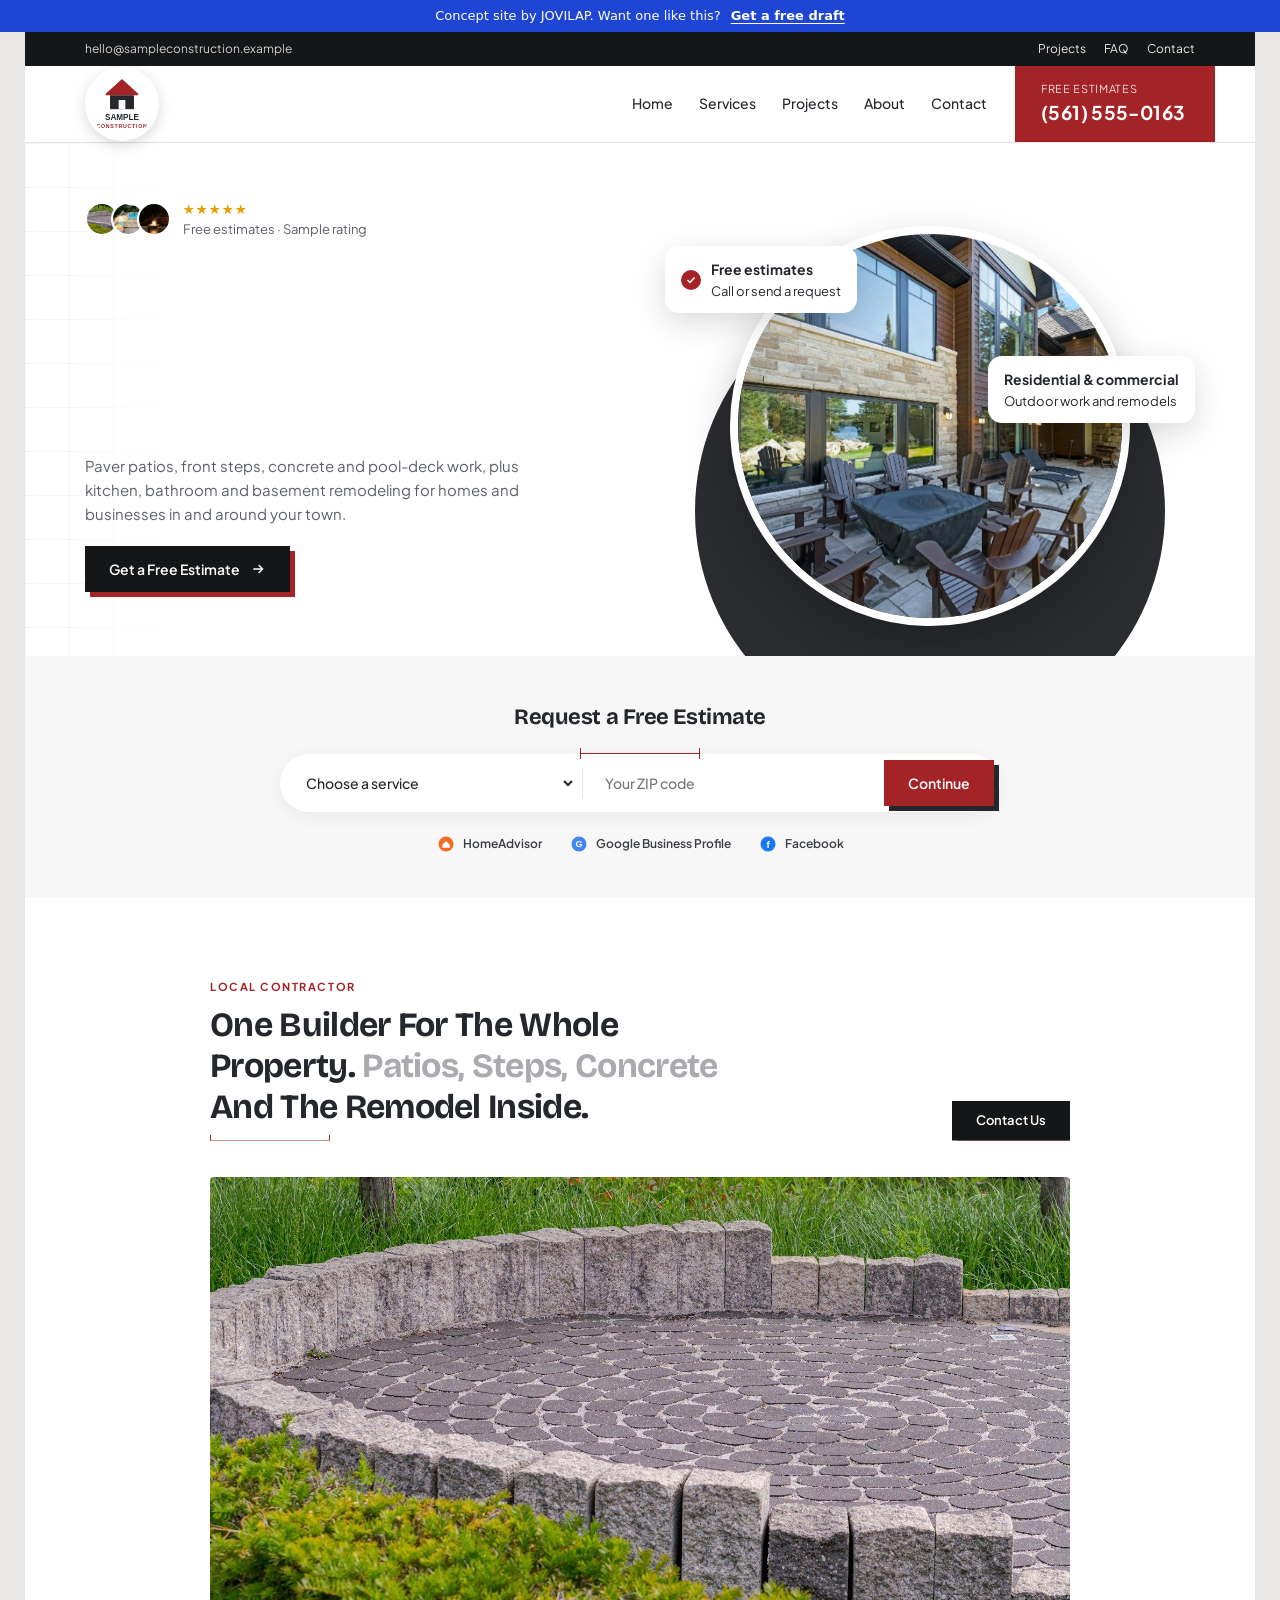
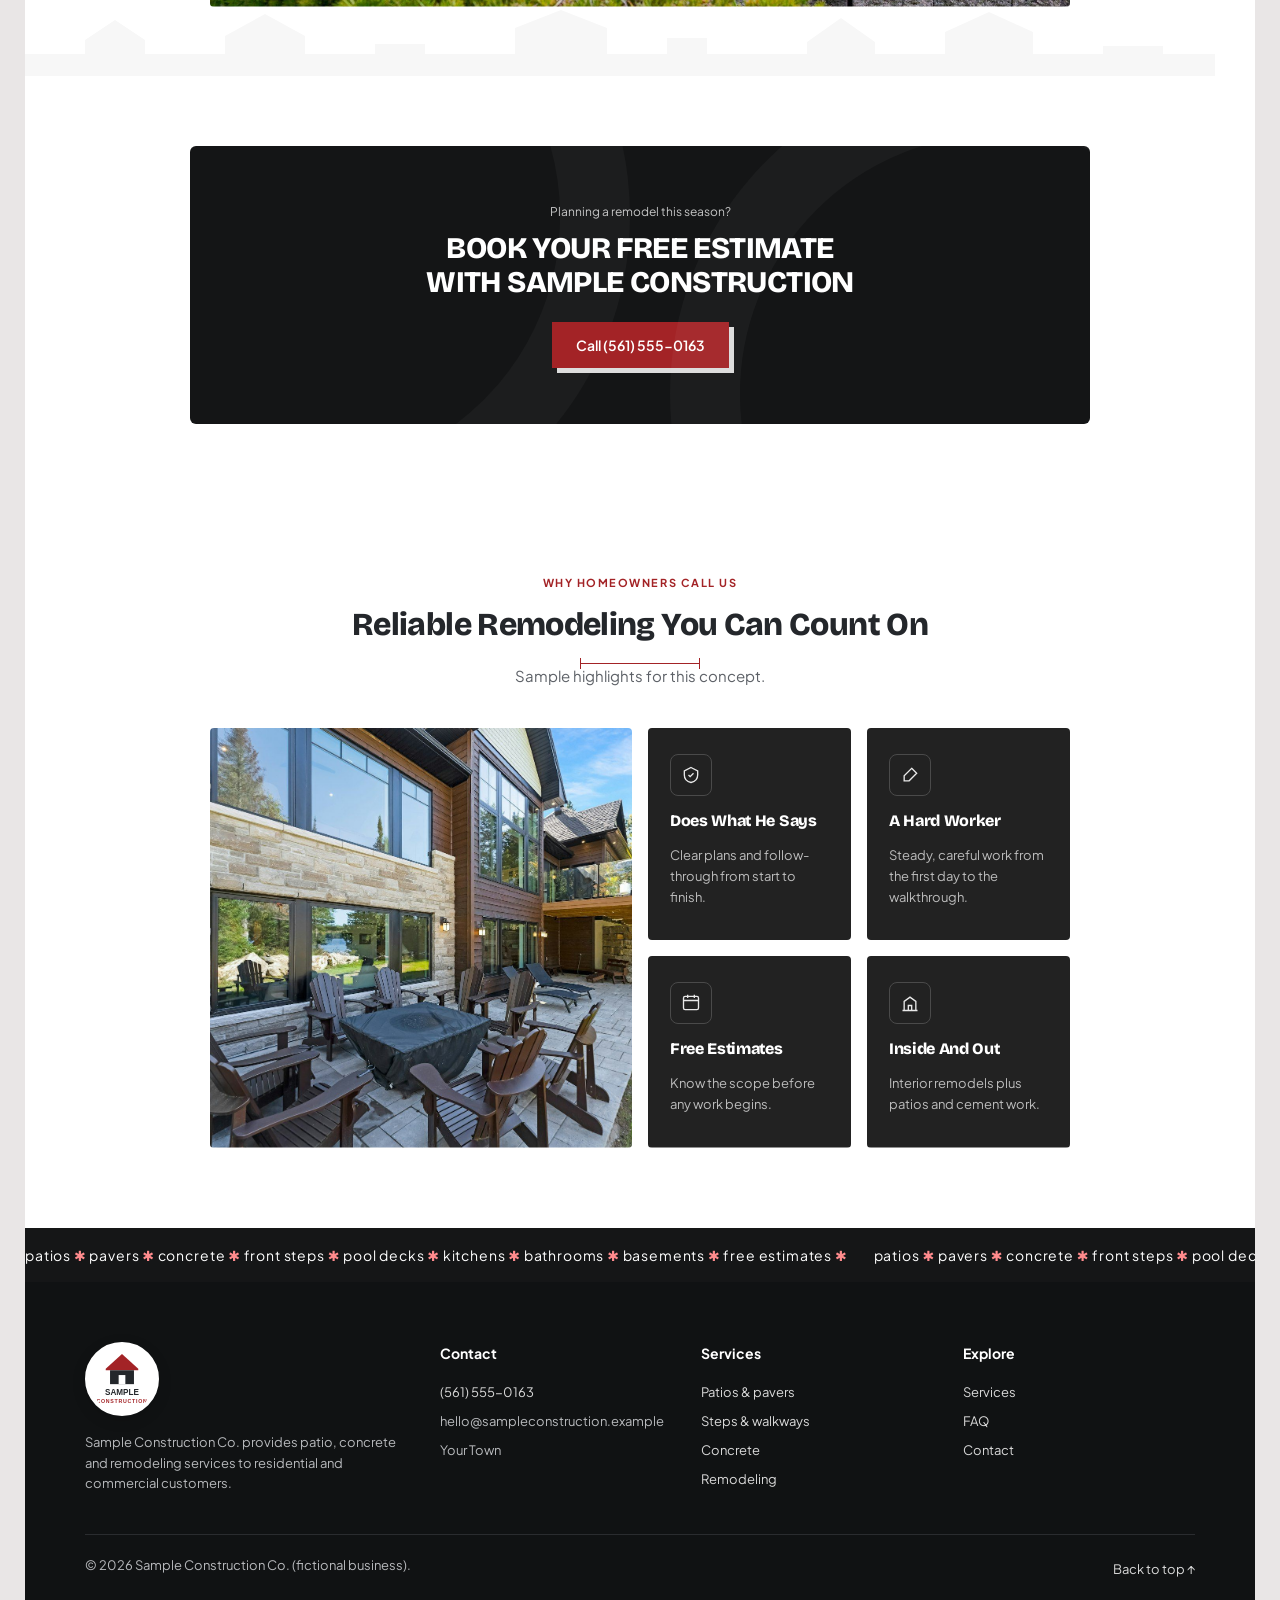
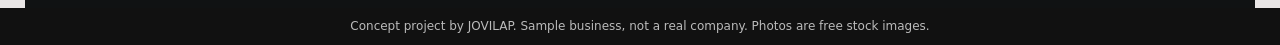
<file: samples/construction/index.html>
<!doctype html>
<html lang="en">
<head>
<meta charset="utf-8">
<meta name="viewport" content="width=device-width, initial-scale=1">
<script>(function(){try{var d=document.documentElement;if(window.matchMedia&&!matchMedia('(prefers-reduced-motion: reduce)').matches&&'IntersectionObserver' in window){d.classList.add('anim');setTimeout(function(){if(!window.__rv)d.classList.remove('anim')},2500)}}catch(e){}})();</script>
<meta name="robots" content="noindex, nofollow">
<title>Sample Construction Co. | Home</title>
<meta name="description" content="Paver patios, steps, concrete and pool-deck work plus kitchen, bathroom and basement remodeling (concept website).">
<link rel="preconnect" href="https://fonts.googleapis.com">
<link rel="preconnect" href="https://fonts.gstatic.com" crossorigin>
<link rel="preconnect" href="https://fonts.googleapis.com">
<link rel="stylesheet" href="https://fonts.googleapis.com/css2?family=Plus+Jakarta+Sans:wght@400;500;600;700;800&amp;family=Bricolage+Grotesque:opsz,wght@12..96,700;12..96,800&amp;display=swap">
<style>
body{margin:0;background:#E9E6E6}
*{box-sizing:border-box}
a{color:#A32326}a:hover{color:#7d1a1c}
.wc{--bur:#A32326;--bur-d:#7d1a1c;--ink:#24272B;--mute:#5d6167;--dark:#222222;--foot:#101213;--pale:#F7F7F7;--ivory:#F0ECE3;--line:#e3e3e3;font-family:'Plus Jakarta Sans',ui-sans-serif,system-ui,-apple-system,'Segoe UI',sans-serif;color:var(--ink);background:#fff;max-width:1230px;margin:0 auto;font-size:15px;line-height:1.6;overflow:hidden}
.wrap{max-width:900px;margin:0 auto;padding-left:max(20px,env(safe-area-inset-left,0px));padding-right:max(20px,env(safe-area-inset-right,0px))}
.wide{max-width:1150px;margin:0 auto;padding-left:max(20px,env(safe-area-inset-left,0px));padding-right:max(20px,env(safe-area-inset-right,0px))}
h1,h2,h3{margin:0;text-wrap:balance;letter-spacing:-.01em;color:var(--ink)}
p{margin:0}
.eyebrow{font-size:11px;font-weight:700;letter-spacing:.14em;text-transform:uppercase;color:var(--bur)}
.btn{display:inline-flex;align-items:center;justify-content:center;gap:10px;min-height:46px;padding:0 24px;border-radius:999px;font:600 14px/1 'Plus Jakarta Sans',sans-serif;text-decoration:none;border:0;cursor:pointer}
.btn-dark{background:#151617;color:#fff}.btn-dark:hover{background:#000;color:#fff}
.btn-bur{background:var(--bur);color:#fff}.btn-bur:hover{background:var(--bur-d);color:#fff}
.btn:focus-visible,a:focus-visible,button:focus-visible,input:focus-visible,select:focus-visible,textarea:focus-visible{outline:3px solid #f0b400;outline-offset:2px}
.utility{background:#151617;color:#cfcfcf;font-size:12px}
.utility .row{display:flex;justify-content:space-between;align-items:center;min-height:34px;gap:16px;flex-wrap:wrap}
.utility a{color:#e8e8e8;text-decoration:none}
.nav{background:#fff;position:relative;border-bottom:1px solid var(--line)}
.nav .row{display:flex;align-items:center;gap:28px;min-height:76px}
.logo{width:74px;height:74px;border-radius:50%;background:var(--bur);color:#fff;display:flex;flex-direction:column;align-items:center;justify-content:center;font-weight:800;letter-spacing:.04em;line-height:1;margin-top:-20px;margin-bottom:-20px;border:4px solid #fff;box-shadow:0 4px 14px rgba(0,0,0,.15);flex:none;text-decoration:none}
.logo span{font-size:7px;letter-spacing:.18em;margin-top:4px;font-weight:600}
.links{display:flex;gap:26px;margin-left:auto;font-size:14px;font-weight:500}
.links a{color:var(--ink);text-decoration:none}.links a:hover{color:var(--bur)}
.callpanel{background:var(--bur);color:#fff;align-self:stretch;display:flex;flex-direction:column;justify-content:center;padding:0 26px;margin-right:calc(-1 * max(20px,env(safe-area-inset-right,0px)));text-decoration:none;min-width:200px}
.callpanel small{font-size:11px;opacity:.85;letter-spacing:.06em;text-transform:uppercase}
.callpanel b{font-size:19px;letter-spacing:.02em;color:#fff}
.menubtn{display:none;margin-left:auto;width:46px;height:46px;border-radius:50%;border:1px solid var(--line);background:#fff;align-items:center;justify-content:center;cursor:pointer}
.mobmenu{display:flex;flex-direction:column;border-top:1px solid var(--line);background:#fff}
.mobmenu a{padding:14px 20px;color:var(--ink);text-decoration:none;border-bottom:1px solid var(--line);font-weight:600}
.hero{position:relative;background:#fff;overflow:hidden}
.hero .grid{position:absolute;inset:0;background-image:linear-gradient(rgba(36,39,43,.05) 1px,transparent 1px),linear-gradient(90deg,rgba(36,39,43,.05) 1px,transparent 1px);background-size:44px 44px;pointer-events:none}
.hero .row{position:relative;display:grid;grid-template-columns:1.05fr 1fr;align-items:end;gap:24px;min-height:500px}
.hero .copy{padding:56px 0 64px;display:flex;flex-direction:column;gap:20px;align-self:center}
.proof{display:flex;align-items:center;gap:12px;font-size:13px;color:var(--mute)}
.avs{display:flex}.avs i{width:34px;height:34px;border-radius:50%;border:2px solid #fff;margin-left:-8px;background:#ddd center/cover;display:block}.avs i:first-child{margin-left:0}
.stars{color:#E3A008;letter-spacing:2px;font-size:13px}
.hero h1{font-size:46px;line-height:1.1;font-weight:700}
.hero p.lead{max-width:440px;color:var(--mute)}
.heroart{position:relative;height:500px;display:flex;align-items:flex-end;justify-content:center}
.circle{position:absolute;bottom:-90px;left:50%;transform:translateX(-50%);width:470px;height:470px;border-radius:50%;background:#2a2c30}
.cutout{position:relative;width:400px;height:400px;border-radius:50%;overflow:hidden;margin-bottom:30px;border:8px solid #fff;box-shadow:0 18px 40px rgba(0,0,0,.25)}
.cutout img{width:100%;height:100%;object-fit:cover;object-position:62% 50%}
.chip{position:absolute;background:#fff;border-radius:14px;box-shadow:0 10px 30px rgba(0,0,0,.14);padding:12px 16px;font-size:13px;display:flex;gap:10px;align-items:center}
.chip b{display:block;font-size:14px;color:var(--ink)}
.booking{background:var(--pale);padding-block:44px}
.booking h2{text-align:center;font-size:22px;font-weight:700;margin-bottom:18px}
.bform{display:flex;background:#fff;border-radius:999px;padding:6px;box-shadow:0 4px 18px rgba(0,0,0,.06);max-width:720px;margin:0 auto;gap:6px}
.bform select,.bform input{flex:1;min-width:0;border:0;background:transparent;font:500 14px 'Plus Jakarta Sans',sans-serif;color:var(--ink);padding:0 16px;min-height:46px}
.bform .sep{width:1px;background:var(--line);margin:8px 0}
.sources{display:flex;justify-content:center;gap:28px;flex-wrap:wrap;margin-top:22px;font-size:12px;color:var(--mute);align-items:center}
.sources span{display:inline-flex;gap:8px;align-items:center;font-weight:600;color:#3a3d42}
.intro{padding-block:80px 0}
.intro .head{display:flex;justify-content:space-between;gap:30px;align-items:flex-end;flex-wrap:wrap}
.intro h2{font-size:34px;line-height:1.2;font-weight:700;max-width:620px}
.intro h2 em{font-style:normal;color:#a9abaf}
.vanimg{margin-top:36px;width:100%;aspect-ratio:16/8;object-fit:cover;display:block;border-radius:4px;max-width:100%}
.roofline{display:block;width:100%;height:70px;margin-top:-1px}
.about{background:var(--pale);padding-block:20px 80px}
.about .row{display:grid;grid-template-columns:1fr 1fr;gap:56px;align-items:center}
.about .ph{position:relative}
.about .ph img{width:100%;aspect-ratio:1/1.02;object-fit:cover;display:block;border-radius:4px;max-width:100%}
.about .cap{position:absolute;left:18px;bottom:18px;right:18px;background:#fff;padding:14px 18px;font-size:14px;font-weight:600;border-radius:4px}
.about .cap mark{background:none;color:var(--bur)}
.about h2{font-size:30px;line-height:1.2;margin:10px 0 14px}
.checks{list-style:none;padding:0;margin:18px 0 0;display:flex;flex-direction:column;gap:10px;font-size:13px;font-weight:600;text-transform:uppercase;letter-spacing:.04em}
.checks li{display:flex;gap:10px;align-items:center}
.ck{width:20px;height:20px;border-radius:50%;background:var(--bur);color:#fff;display:inline-flex;align-items:center;justify-content:center;flex:none}
.values{display:grid;grid-template-columns:repeat(3,minmax(0,1fr));gap:36px;margin-top:56px;border-top:1px solid var(--line);padding-top:30px}
.values .n{font-size:12px;color:var(--mute);font-weight:700}
.values h3{font-size:16px;margin:26px 0 6px}
.values p{font-size:13px;color:var(--mute)}
.banner{padding-block:70px}
.banner .box{position:relative;background:#141516;color:#fff;border-radius:6px;overflow:hidden;text-align:center;padding:56px 24px;max-width:900px;margin:0 auto}
.banner .box:before,.banner .box:after{content:"";position:absolute;width:520px;height:520px;border-radius:50%;border:70px solid rgba(255,255,255,.035)}
.banner .box:before{left:-220px;top:-260px}.banner .box:after{right:-240px;bottom:-300px}
.banner small{position:relative;display:block;font-size:12px;opacity:.75;margin-bottom:10px}
.banner h2{position:relative;color:#fff;font-size:30px;line-height:1.15;font-weight:800;text-transform:uppercase;max-width:620px;margin:0 auto 22px}
.banner .btn{position:relative}
.services{padding-block:20px 60px;text-align:center}
.services h2{font-size:32px;margin:8px 0 10px}
.services .sub{color:var(--mute);max-width:560px;margin:0 auto}
.scards{display:grid;grid-template-columns:repeat(3,minmax(0,1fr));gap:22px;margin-top:40px;text-align:left}
.scard{background:var(--pale);border-radius:4px;overflow:hidden;display:flex;flex-direction:column}
.scard img{width:100%;aspect-ratio:4/3;object-fit:cover;display:block}
.scard .b{padding:20px 20px 24px;display:flex;flex-direction:column;gap:8px}
.scard h3{font-size:17px}
.scard p{font-size:13px;color:var(--mute)}
.scard ul{margin:6px 0 0;padding:0;list-style:none;font-size:13px;display:flex;flex-direction:column;gap:6px}
.scard li:before{content:"";display:inline-block;width:6px;height:6px;border-radius:50%;background:var(--bur);margin-right:8px;vertical-align:middle}
.carousel{padding-block:10px 70px}
.track{display:flex;gap:16px;overflow-x:auto;scroll-snap-type:x mandatory;scrollbar-width:none;padding-left:max(20px,env(safe-area-inset-left,0px));padding-right:20px}
.track::-webkit-scrollbar{display:none}
.slide{position:relative;flex:0 0 340px;aspect-ratio:1/1;scroll-snap-align:start;border-radius:4px;overflow:hidden;max-width:80vw}
.slide img{width:100%;height:100%;object-fit:cover;display:block}
.slide:after{content:"";position:absolute;inset:0;background:linear-gradient(to top,rgba(0,0,0,.72),rgba(0,0,0,0) 55%)}
.slide b{position:absolute;left:20px;bottom:18px;color:#fff;font-size:17px;z-index:1}
.cctrl{display:flex;align-items:center;justify-content:center;gap:16px;margin-top:22px}
.arrow{width:46px;height:46px;border-radius:50%;background:var(--bur);color:#fff;border:0;display:inline-flex;align-items:center;justify-content:center;cursor:pointer}
.arrow:hover{background:var(--bur-d)}
.dashes{display:flex;gap:6px}.dashes i{width:18px;height:3px;background:#d6d6d6;display:block}.dashes i.on{background:var(--bur);width:30px}
.stats{background:var(--pale);padding-block:80px}
.stats .row{display:grid;grid-template-columns:1fr 1fr;gap:56px;align-items:start}
.tiles{display:grid;grid-template-columns:repeat(2,minmax(0,1fr));gap:14px}
.tile{background:#fff;border-radius:4px;aspect-ratio:1/1;padding:22px;display:flex;flex-direction:column;justify-content:flex-end;gap:4px}
.tile b{font-size:42px;line-height:1;font-weight:700}
.tile span{font-size:13px;color:var(--mute)}
.stats h2{font-size:30px;line-height:1.2;margin:10px 0 14px}
.stats .more{margin-top:70px;padding-top:24px;border-top:1px solid var(--line)}
.stats .more h3{font-size:16px;margin-bottom:6px}
.txtlink{font-weight:700;font-size:13px;text-transform:uppercase;letter-spacing:.06em;text-decoration:none;color:var(--bur);display:inline-flex;gap:8px;align-items:center;margin-top:16px}
.coverage{background:var(--ivory);padding-block:70px}
.coverage .row{display:grid;grid-template-columns:.8fr 1.2fr;gap:40px;align-items:center}
.coverage h2{font-size:32px;line-height:1.15;margin:10px 0 14px}
.mapsvg{width:100%;height:auto;display:block}
.sectors{padding-block:80px 30px;display:flex;flex-direction:column;gap:22px}
.sector{display:grid;grid-template-columns:1fr 1fr;background:#222;color:#fff;border-radius:6px;overflow:hidden;min-height:300px}
.sector .t{padding:40px;display:flex;flex-direction:column;justify-content:space-between;gap:20px}
.sector h3{color:#fff;font-size:22px}
.sector p{font-size:13px;color:#bdbdbd;max-width:380px}
.sector img{width:100%;height:100%;object-fit:cover;display:block;min-height:260px}
.sector a{color:#ff8b8d;font-weight:700;font-size:13px;text-decoration:none}
.projects{padding-block:60px 30px}
.projects .head{display:flex;justify-content:space-between;gap:30px;flex-wrap:wrap;align-items:flex-end;padding-bottom:22px;border-bottom:1px solid var(--line)}
.projects h2{font-size:30px}
.projects .head p{max-width:460px;color:var(--mute);font-size:14px}
.pgrid{display:grid;grid-template-columns:1fr 1fr;gap:22px;margin-top:26px}
.pgrid img{width:100%;aspect-ratio:4/3;object-fit:cover;display:block;border-radius:4px}
.pgrid figure{margin:0}
.pgrid figcaption{font-size:13px;margin-top:10px;font-weight:600}
.pgrid figcaption span{display:block;color:var(--mute);font-weight:400;font-size:12px}
.banner2{background:var(--pale)}
.why{padding-block:80px;text-align:center}
.why h2{font-size:32px;margin:8px 0 10px}
.why .sub{color:var(--mute);max-width:560px;margin:0 auto}
.why .row{display:grid;grid-template-columns:1fr 1fr;gap:16px;margin-top:40px;text-align:left}
.why .row>img{width:100%;height:100%;min-height:420px;object-fit:cover;display:block;border-radius:4px}
.fcards{display:grid;grid-template-columns:repeat(2,minmax(0,1fr));gap:16px}
.fcard{background:#222;color:#fff;border-radius:4px;padding:26px 22px;display:flex;flex-direction:column;gap:12px}
.fcard h3{color:#fff;font-size:16px}
.fcard p{font-size:13px;color:#bcbcbc}
.ic{width:42px;height:42px;border:1px solid #4a4a4a;border-radius:8px;display:flex;align-items:center;justify-content:center;color:#e8e8e8}
.words{background:#151617;color:#fff;overflow:hidden;white-space:nowrap;padding-block:16px;font-size:14px;letter-spacing:.06em}
.words .mq{display:inline-flex;gap:26px;animation:mq 40s linear infinite}
.words em{font-style:normal;color:#ff8b8d}
@keyframes mq{to{transform:translateX(-50%)}}
@media (prefers-reduced-motion:reduce){.words .mq{animation:none}}
.reviews{position:relative;padding-block:80px 60px;text-align:center}
.reviews h2{font-size:32px;margin:8px 0 10px}
.reviews .sub{color:var(--mute);max-width:520px;margin:0 auto}
.rgrid{display:grid;grid-template-columns:repeat(2,minmax(0,1fr));gap:20px;margin:40px auto 0;max-width:780px;text-align:left}
.rv{padding:24px;border-radius:4px;background:#fff;box-shadow:0 1px 0 var(--line),0 0 0 1px var(--line)}
.rv q{display:block;font-size:15px;line-height:1.6;quotes:"\201C" "\201D"}
.rv .who{display:flex;justify-content:space-between;align-items:center;margin-top:16px;font-size:12px;color:var(--mute)}
.sketch{position:absolute;top:120px;width:150px;opacity:.5;pointer-events:none}
.findus{display:flex;justify-content:center;gap:16px;flex-wrap:wrap;margin-top:34px}
.findus a{display:inline-flex;align-items:center;gap:10px;padding:12px 20px;border:1px solid var(--line);border-radius:999px;text-decoration:none;color:var(--ink);font-weight:600;font-size:14px;min-height:46px}
.findus a:hover{border-color:var(--bur);color:var(--bur)}
.faq{padding-block:70px}
.faq .row{display:grid;grid-template-columns:.8fr 1.2fr;gap:50px}
.faq h2{font-size:30px;line-height:1.2;margin:10px 0 14px}
.qa{border-bottom:1px solid var(--line)}
.qa button{width:100%;display:flex;justify-content:space-between;gap:16px;align-items:center;background:none;border:0;padding:20px 0;font:600 15px 'Plus Jakarta Sans',sans-serif;color:var(--ink);text-align:left;cursor:pointer;min-height:46px}
.qa .ans{padding:0 0 20px;font-size:14px;color:var(--mute);max-width:560px}
.contact{display:grid;grid-template-columns:1fr 1fr}
.contact>img{width:100%;height:100%;object-fit:cover;display:block;min-height:560px}
.cform{background:var(--pale);padding:56px 48px;display:flex;flex-direction:column;gap:14px}
.cform h2{font-size:30px;margin:6px 0 6px}
.field{display:flex;flex-direction:column;gap:6px}
.field label{font-size:12px;font-weight:700;letter-spacing:.04em}
.field input,.field select,.field textarea{border:1px solid #dcdcdc;background:#fff;border-radius:4px;min-height:46px;padding:10px 14px;font:500 14px 'Plus Jakarta Sans',sans-serif;color:var(--ink);width:100%}
.field textarea{min-height:110px;resize:vertical}
.two{display:grid;grid-template-columns:1fr 1fr;gap:14px}
.err{color:#a3171a;font-size:12px;font-weight:600}
.note{font-size:13px;background:#fff;border-left:3px solid var(--bur);padding:12px 14px}
footer{background:var(--foot);color:#b7b9bc;padding-block:60px 24px;font-size:13px}
footer .cols{display:grid;grid-template-columns:1.4fr 1fr 1fr 1fr;gap:30px}
footer h4{color:#fff;font-size:14px;margin:0 0 14px}
footer a{color:#d9d9d9;text-decoration:none;display:block;padding:4px 0}
footer a:hover{color:#fff}
footer .base{border-top:1px solid #2a2c2f;margin-top:40px;padding-top:20px;display:flex;justify-content:space-between;gap:16px;flex-wrap:wrap}
@media (max-width:900px){
 .links,.callpanel{display:none}.menubtn{display:inline-flex}
 .hero .row,.about .row,.stats .row,.coverage .row,.faq .row,.why .row,.contact,.sector{grid-template-columns:1fr}
 .hero .copy{padding:40px 0 10px}.hero h1{font-size:36px}
 .heroart{height:380px}.circle{width:360px;height:360px;bottom:-70px}.cutout{width:300px;height:300px}
 .values,.scards{grid-template-columns:1fr}
 .pgrid{grid-template-columns:1fr}
 .sector.flip img{order:-1}
 .sector img{min-height:220px;max-height:280px}
 .why .row>img{min-height:260px}
 .rgrid{grid-template-columns:1fr}.sketch{display:none}
 .contact>img{min-height:260px;max-height:320px}
 .cform{padding:40px max(20px,env(safe-area-inset-right,0px)) 40px max(20px,env(safe-area-inset-left,0px))}
 footer .cols{grid-template-columns:1fr 1fr}
 .intro h2,.services h2,.why h2,.reviews h2,.coverage h2{font-size:28px}
}
@media (max-width:560px){
 .bform{flex-direction:column;border-radius:16px}.bform .sep{width:auto;height:1px;margin:0 8px}
 .fcards,.two,.tiles{grid-template-columns:1fr 1fr}
 .fcards{grid-template-columns:1fr}
 footer .cols{grid-template-columns:1fr}
 .chip.c2{display:none}
 .banner h2{font-size:24px}
 .utility .hide{display:none}
}
</style>
<style>[hidden]{display:none!important}html{scroll-behavior:smooth}@media (prefers-reduced-motion:reduce){html{scroll-behavior:auto}}
.concept-note{background:#111;color:#bbb;font:12px/1.4 system-ui,-apple-system,'Segoe UI',sans-serif;text-align:center;padding:10px max(16px,env(safe-area-inset-left,0px))}.logo{background:#fff;overflow:hidden;padding:0}.logo img{width:100%;height:100%;object-fit:cover;display:block;transform:scale(1.12)}</style>
<style data-anim>
/* ---- motion: baseline ---- */
.anim [data-a]{transition-delay:var(--d,0s)}
.anim [data-a="rv"]{opacity:0;transform:translateY(18px);transition:opacity .6s cubic-bezier(.2,.7,.2,1),transform .7s cubic-bezier(.2,.7,.2,1);transition-delay:var(--d,0s)}
.anim [data-a="fade"]{opacity:0;transition:opacity .7s cubic-bezier(.2,.7,.2,1);transition-delay:var(--d,0s)}
.anim [data-a="mask-up"]{clip-path:inset(100% 0 0 0);transition:clip-path 1s cubic-bezier(.65,0,.25,1);transition-delay:var(--d,0s)}
.anim [data-a="mask-down"]{clip-path:inset(0 0 100% 0);transition:clip-path 1s cubic-bezier(.65,0,.25,1);transition-delay:var(--d,0s)}
.anim [data-a="mask-left"]{clip-path:inset(0 100% 0 0);transition:clip-path 1.1s cubic-bezier(.65,0,.25,1);transition-delay:var(--d,0s)}
.anim [data-a="mask-right"]{clip-path:inset(0 0 0 100%);transition:clip-path 1.1s cubic-bezier(.65,0,.25,1);transition-delay:var(--d,0s)}
.anim [data-a].is-in{opacity:1;transform:none;clip-path:inset(0 0 0 0)}
@media (prefers-reduced-motion:no-preference){
 .btn,a.btn,button,.call,.lrow,.txtlink{transition:transform .2s ease,box-shadow .2s ease,background-color .2s ease,color .2s ease,border-color .2s ease}
 .btn:hover,a.btn:hover{transform:translateY(-2px)}
 .btn:active,a.btn:active{transform:translateY(0)}
 [data-faq-a]:not([hidden]),[data-if="menuOpen"]:not([hidden]){animation:mIn .3s cubic-bezier(.2,.7,.2,1)}
 @keyframes mIn{from{opacity:0;transform:translateY(-6px)}to{opacity:1;transform:none}}
}
a:focus-visible,button:focus-visible,input:focus-visible,select:focus-visible,textarea:focus-visible{outline:2px solid currentColor;outline-offset:3px}

.anim .hero [data-a="shape"].is-in{transform:translateX(-50%)}
.anim [data-a="shape"]{opacity:0;transform:translateX(-50%) scale(.72);transform-origin:50% 100%;transition:opacity .6s cubic-bezier(.2,.7,.2,1),transform 1s cubic-bezier(.2,.7,.2,1);transition-delay:var(--d,0s)}
.anim [data-a="cutout"]{opacity:0;transform:translateY(34px) scale(.92);transition:opacity .6s cubic-bezier(.2,.7,.2,1),transform 1.1s cubic-bezier(.2,.7,.2,1);transition-delay:var(--d,0s)}
.anim [data-a="cutout"] img{transform:scale(1.18);transition:transform 1.8s cubic-bezier(.2,.7,.2,1) .2s}
.anim [data-a="cutout"].is-in img{transform:scale(1)}

@keyframes h-rv{from{opacity:0;transform:translateY(18px)}to{opacity:1;transform:none}}
@keyframes h-fade{from{opacity:0}to{opacity:1}}
@keyframes h-mask-up{from{clip-path:inset(100% 0 0 0)}to{clip-path:inset(0 0 0 0)}}
@keyframes h-shape{from{opacity:0;transform:translateX(-50%) scale(.72)}to{opacity:1;transform:translateX(-50%)}}
@keyframes h-cutout{from{opacity:0;transform:translateY(34px) scale(.92)}to{opacity:1;transform:none}}
@keyframes h-zoom{from{transform:scale(1.16)}to{transform:scale(1)}}
@keyframes h-wipe{from{clip-path:inset(0 0 0 100%)}to{clip-path:inset(0 0 0 0)}}
@keyframes h-frame-img{from{clip-path:inset(100% 0 0 0);transform:scale(1.1)}to{clip-path:inset(0 0 0 0);transform:scale(1)}}
@keyframes h-frame-bg{from{opacity:0;transform:translate(-14px,-14px)}to{opacity:1;transform:none}}
@keyframes h-brush{from{-webkit-mask-position:100% 0%;mask-position:100% 0%}to{-webkit-mask-position:0% 0%;mask-position:0% 0%}}
@keyframes h-stack-a{from{opacity:0;transform:translateY(40px) rotate(0deg)}to{opacity:1;transform:rotate(-7deg)}}
@keyframes h-stack-b{from{opacity:0;transform:translateY(40px) rotate(0deg)}to{opacity:1;transform:rotate(5deg)}}
@keyframes h-cine{0%{clip-path:inset(16% 0 16% 0);transform:scale(1.12);filter:brightness(.35)}100%{clip-path:inset(0 0 0 0);transform:scale(1);filter:brightness(1)}}
.anim .hero .proof{animation:h-rv 0.7s cubic-bezier(.2,.7,.2,1) 0.00s both}
.anim .hero h1{animation:h-rv 0.7s cubic-bezier(.2,.7,.2,1) 0.08s both}
.anim .hero .lead{animation:h-rv 0.7s cubic-bezier(.2,.7,.2,1) 0.16s both}
.anim .hero .copy .btn{animation:h-rv 0.7s cubic-bezier(.2,.7,.2,1) 0.24s both}
.anim .hero .circle{animation:h-shape 1.0s cubic-bezier(.2,.7,.2,1) 0.05s both}
.anim .hero .cutout{animation:h-cutout 1.1s cubic-bezier(.2,.7,.2,1) 0.20s both}
.anim .hero .cutout img{animation:h-zoom 1.8s cubic-bezier(.2,.7,.2,1) 0.40s both}
.anim .hero .chip{animation:h-rv 0.7s cubic-bezier(.2,.7,.2,1) 0.75s both}
.anim .hero .chip:nth-child(2){animation-delay:0.87s}
.anim .hero .chip:nth-child(3){animation-delay:0.99s}
.anim .hero .chip:nth-child(4){animation-delay:1.11s}
.anim .hero .chip:nth-child(5){animation-delay:1.23s}
.anim .hero .chip:nth-child(6){animation-delay:1.35s}
.anim .hero .chip:nth-child(7){animation-delay:1.47s}
.anim .hero .chip:nth-child(8){animation-delay:1.59s}</style>
<style data-premium>
.mbar{display:none}
@media (max-width:720px){
 body{padding-bottom:calc(76px + env(safe-area-inset-bottom,0px))}
 .mbar{display:flex;gap:10px;position:fixed;left:0;right:0;bottom:0;z-index:60;padding:10px max(16px,env(safe-area-inset-right,0px)) calc(10px + env(safe-area-inset-bottom,0px)) max(16px,env(safe-area-inset-left,0px));
  background:rgba(255,255,255,.94);-webkit-backdrop-filter:blur(10px);backdrop-filter:blur(10px);border-top:1px solid rgba(0,0,0,.08);
  transform:translateY(110%);transition:transform .3s cubic-bezier(.2,.7,.2,1);font-family:'Plus Jakarta Sans',system-ui,sans-serif}
 .mbar.show{transform:none}
 .mbar a{flex:1;display:flex;align-items:center;justify-content:center;gap:8px;min-height:48px;border-radius:12px;font-weight:700;font-size:15px;text-decoration:none}
 .mbar .c{border:1.5px solid #24272B;color:#24272B;background:#fff}
 .mbar .e{background:#A32326;color:#fff}
}
@media (prefers-reduced-motion:reduce){.mbar{transition:none}}
nav a[aria-current="true"]{text-decoration:underline;text-decoration-thickness:2px;text-underline-offset:7px;text-decoration-color:#A32326}
.req{font-size:12.5px;opacity:.75;margin:2px 0 4px}
button[aria-busy="true"]{opacity:.75;cursor:progress}
</style>
<style data-navfix>
[id]{scroll-margin-top:calc(var(--hh,84px) + 14px)}
.menubtn{width:auto!important;padding:0 14px 0 12px!important;gap:8px;font:inherit;font-weight:700;font-size:14px;color:inherit}
.menubtn .i-close{display:none}.menubtn.is-open .i-close{display:block}.menubtn.is-open .i-open{display:none}
[data-if="menuOpen"]{max-height:calc(100vh - var(--hh,84px));max-height:calc(100dvh - var(--hh,84px));overflow:auto;overscroll-behavior:contain}
.mcta{font-weight:800!important}

.wc{overflow:visible;overflow-x:clip}
header.nav{position:sticky;top:0;z-index:70;background:#fff;transition:box-shadow .2s ease}
header.nav.is-stuck{box-shadow:0 6px 20px rgba(0,0,0,.08)}
header.nav .logo{transition:margin .25s ease,transform .25s ease}
header.nav.is-stuck .logo{margin-top:0;margin-bottom:0;transform:scale(.86)}
@media (max-width:980px){header.nav .wide.row{min-height:76px}}

.pagehead{background:#F7F7F7;padding:72px 0 40px}
.pagehead h1{font-size:clamp(36px,5vw,60px);line-height:1.08;margin-top:10px;max-width:18ch}
.pagehead p{color:var(--mute);max-width:56ch;margin-top:14px;font-size:17px}
nav a[aria-current="page"]{color:#A32326}
</style>
<link rel="stylesheet" href="style-motion.css">
</head>
<body>
<div class="jvbar" role="note"><style>.jvbar{position:relative;z-index:9999;display:flex;flex-wrap:wrap;justify-content:center;align-items:center;gap:4px 10px;padding:7px 16px;background:#1E45D3;color:#fff;font:500 13px/1.35 system-ui,-apple-system,"Segoe UI",Arial,sans-serif;text-align:center}.jvbar a{color:#fff;font-weight:700;text-decoration:underline;text-underline-offset:3px;white-space:nowrap}.jvbar a:hover,.jvbar a:focus-visible{color:#FFD466}.jvbar a:focus-visible{outline:2px solid #fff;outline-offset:2px}</style><span>Concept site by JOVILAP. Want one like this?</span><a href="../../#contact">Get a free draft</a></div>
<script src="style-motion.js"></script>
<div class="wc">

<div class="utility"><div class="wide row">
<span>hello@sampleconstruction.example</span>
<span class="hide" style="display:flex;gap:18px"><a href="projects.html">Projects</a><a href="about.html#faq">FAQ</a><a href="contact.html">Contact</a></span>
</div></div>

<header class="nav"><div class="wide row">
<a class="logo" href="index.html" aria-label="Sample Construction Co. home"><img src="img/logo.svg" alt=""></a>
<nav class="links" aria-label="Main">
<a href="index.html">Home</a><a href="services.html">Services</a><a href="projects.html">Projects</a><a href="about.html">About</a><a href="contact.html">Contact</a>
</nav>
<a class="callpanel" href="tel:+15615550163"><small>Free estimates</small><b>(561) 555-0163</b></a>
<button class="menubtn" type="button" aria-label="Open menu" aria-expanded="false"><svg class="i-open" width="20" height="20" viewBox="0 0 24 24" fill="none" stroke="currentColor" stroke-width="2" aria-hidden="true"><path d="M4 7h16M4 12h16M4 17h16"/></svg><svg class="i-close" width="20" height="20" viewBox="0 0 24 24" fill="none" stroke="currentColor" stroke-width="2" aria-hidden="true"><path d="M6 6l12 12M18 6L6 18"/></svg><span class="mlbl">Menu</span></button>
</div>
<div data-if="menuOpen" hidden>
<nav class="mobmenu" aria-label="Mobile">
<a href="index.html">Home</a><a href="services.html">Services</a><a href="projects.html">Projects</a><a href="about.html">About</a><a href="contact.html">Contact</a><a href="tel:+15615550163" style="color:#A32326">Call (561) 555-0163</a><a class="mcta" href="contact.html" style="background:#A32326;color:#fff">Get a free estimate</a>
</nav>
</div>
</header>

<section class="hero" id="top">
<div class="grid" aria-hidden="true"></div>
<div class="wide row">
<div class="copy">
<div class="proof"><span class="avs" aria-hidden="true"><i style="background-image:url(img/st-round-patio.jpg)"></i><i style="background-image:url(img/st-pool-deck.jpg)"></i><i style="background-image:url(img/st-firepit.jpg)"></i></span><span><span class="stars" aria-hidden="true">★★★★★</span><br>Free estimates · Sample rating</span></div>
<h1>Patios, Steps And Concrete, Built Right From The Ground Up.</h1>
<p class="lead">Paver patios, front steps, concrete and pool-deck work, plus kitchen, bathroom and basement remodeling for homes and businesses in and around your town.</p>
<div style="display:flex;gap:12px;flex-wrap:wrap"><a class="btn btn-dark" href="contact.html">Get a Free Estimate <svg width="16" height="16" viewBox="0 0 24 24" fill="none" stroke="currentColor" stroke-width="2" aria-hidden="true"><path d="M5 12h14M13 6l6 6-6 6"/></svg></a></div>
</div>
<div class="heroart">
<div class="circle" aria-hidden="true"></div>
<div class="cutout"><img src="img/st-backyard-patio.jpg" alt="Stone patio with outdoor seating behind a modern house" style="object-position:30% 55%"></div>
<div class="chip" style="left:0;top:90px"><span class="ck" aria-hidden="true"><svg width="12" height="12" viewBox="0 0 24 24" fill="none" stroke="#fff" stroke-width="3"><path d="M5 12l5 5 9-10"/></svg></span><span><b>Free estimates</b>Call or send a request</span></div>
<div class="chip c2" style="right:0;top:200px"><span><b>Residential &amp; commercial</b>Outdoor work and remodels</span></div>
</div>
</div>
</section>

<section class="booking" aria-labelledby="bk"><div class="wrap">
<h2 id="bk">Request a Free Estimate</h2>
<form class="bform">
<label for="qs" style="position:absolute;left:-9999px">Service</label>
<select id="qs">
<option value="">Choose a service</option><option>Patios &amp; pavers</option><option>Steps &amp; walkways</option><option>Concrete &amp; driveways</option><option>Pool decks</option><option>Kitchen remodeling</option><option>Bathroom remodeling</option><option>Basement finishing</option><option>Other remodeling</option>
</select>
<span class="sep" aria-hidden="true"></span>
<label for="qz" style="position:absolute;left:-9999px">ZIP code</label>
<input id="qz" inputmode="numeric" placeholder="Your ZIP code">
<button class="btn btn-bur" type="submit">Continue</button>
</form>
<div class="sources" aria-label="Where to find reviews">
<span><svg width="18" height="18" viewBox="0 0 24 24" aria-hidden="true"><circle cx="12" cy="12" r="10" fill="#f26d21"/><path d="M7 13l5-5 5 5v4H7z" fill="#fff"/></svg>HomeAdvisor</span>
<span><svg width="18" height="18" viewBox="0 0 24 24" aria-hidden="true"><circle cx="12" cy="12" r="10" fill="#4285F4"/><text x="12" y="16.5" text-anchor="middle" font-size="12" font-weight="700" fill="#fff" font-family="Arial">G</text></svg>Google Business Profile</span>
<span><svg width="18" height="18" viewBox="0 0 24 24" aria-hidden="true"><circle cx="12" cy="12" r="10" fill="#1877F2"/><text x="12" y="17" text-anchor="middle" font-size="13" font-weight="700" fill="#fff" font-family="Arial">f</text></svg>Facebook</span>
</div>
</div></section>

<section class="intro"><div class="wrap">
<div class="head">
<div><div class="eyebrow">Local contractor</div>
<h2 style="margin-top:10px">One Builder For The Whole Property. <em>Patios, Steps, Concrete</em> And The Remodel Inside.</h2></div>
<a class="btn btn-dark" href="contact.html" style="min-height:40px;font-size:13px">Contact Us</a>
</div>
<img class="vanimg" src="img/st-round-patio.jpg" alt="Round paver patio edged with stone and plantings">
</div>
<svg class="roofline" viewBox="0 0 1230 70" preserveAspectRatio="none" aria-hidden="true"><path d="M0 70V48h60v-14l30-20 30 20v14h80V30l40-22 40 22v18h70v-10h50v10h90V22l46-18 46 18v26h60v-16h40v16h100V36l34-24 34 24v12h70V26l44-20 44 20v22h70v-8h60v8h52v22z" fill="#F7F7F7"/></svg>
</section>

<section class="banner"><div class="wide">
<div class="box">
<small>Planning a remodel this season?</small>
<h2>Book Your Free Estimate With Sample Construction</h2>
<a class="btn btn-bur" href="tel:+15615550163">Call (561) 555-0163</a>
</div>
</div></section>

<section class="why"><div class="wrap">
<div class="eyebrow">Why homeowners call us</div>
<h2>Reliable Remodeling You Can Count On</h2>
<p class="sub">Sample highlights for this concept.</p>
<div class="row">
<img src="img/st-backyard-patio.jpg" alt="Stone patio with outdoor seating behind a house" style="object-position:28% 50%">
<div class="fcards">
<div class="fcard"><span class="ic" aria-hidden="true"><svg width="20" height="20" viewBox="0 0 24 24" fill="none" stroke="currentColor" stroke-width="1.6"><path d="M12 3l8 4v5c0 5-3.5 8-8 9-4.5-1-8-4-8-9V7z"/><path d="M9 12l2 2 4-4"/></svg></span><h3>Does What He Says</h3><p>Clear plans and follow-through from start to finish.</p></div>
<div class="fcard"><span class="ic" aria-hidden="true"><svg width="20" height="20" viewBox="0 0 24 24" fill="none" stroke="currentColor" stroke-width="1.6"><path d="M14 4l6 6-9 9H5v-6z"/></svg></span><h3>A Hard Worker</h3><p>Steady, careful work from the first day to the walkthrough.</p></div>
<div class="fcard"><span class="ic" aria-hidden="true"><svg width="20" height="20" viewBox="0 0 24 24" fill="none" stroke="currentColor" stroke-width="1.6"><rect x="3" y="4" width="18" height="16" rx="2"/><path d="M3 9h18M8 2v4M16 2v4"/></svg></span><h3>Free Estimates</h3><p>Know the scope before any work begins.</p></div>
<div class="fcard"><span class="ic" aria-hidden="true"><svg width="20" height="20" viewBox="0 0 24 24" fill="none" stroke="currentColor" stroke-width="1.6"><path d="M3 21h18M5 21V10l7-5 7 5v11"/><path d="M10 21v-6h4v6"/></svg></span><h3>Inside And Out</h3><p>Interior remodels plus patios and cement work.</p></div>
</div>
</div>
</div></section>

<div class="words" aria-hidden="true"><div class="mq">
<span>patios <em>✱</em> pavers <em>✱</em> concrete <em>✱</em> front steps <em>✱</em> pool decks <em>✱</em> kitchens <em>✱</em> bathrooms <em>✱</em> basements <em>✱</em> free estimates <em>✱</em></span>
<span>patios <em>✱</em> pavers <em>✱</em> concrete <em>✱</em> front steps <em>✱</em> pool decks <em>✱</em> kitchens <em>✱</em> bathrooms <em>✱</em> basements <em>✱</em> free estimates <em>✱</em></span>
</div></div>

<footer><div class="wide">
<div class="cols">
<div><a class="logo" href="#top" style="margin:0 0 16px" aria-label="Sample Construction Co. home"><img src="img/logo.svg" alt=""></a><p>Sample Construction Co. provides patio, concrete and remodeling services to residential and commercial customers.</p></div>
<div><h4>Contact</h4><a href="tel:+15615550163">(561) 555-0163</a><span style="display:block;padding:4px 0">hello@sampleconstruction.example</span><span style="display:block;padding:4px 0">Your Town</span></div>
<div><h4>Services</h4><a href="services.html">Patios &amp; pavers</a><a href="services.html">Steps &amp; walkways</a><a href="services.html">Concrete</a><a href="services.html#trk">Remodeling</a></div>
<div><h4>Explore</h4><a href="services.html">Services</a><a href="about.html#faq">FAQ</a><a href="contact.html">Contact</a></div>
</div>
<div class="base"><span>© 2026 Sample Construction Co. (fictional business).</span><a href="#top" style="display:inline">Back to top ↑</a></div>
</div></footer>

</div>
<div class="mbar" aria-label="Quick contact"><a class="c" href="tel:+15615550163"><svg width="16" height="16" viewBox="0 0 24 24" fill="none" stroke="currentColor" stroke-width="2" aria-hidden="true"><path d="M22 16.9v3a2 2 0 0 1-2.2 2 19.8 19.8 0 0 1-8.6-3.1 19.5 19.5 0 0 1-6-6A19.8 19.8 0 0 1 2.1 4.2 2 2 0 0 1 4.1 2h3a2 2 0 0 1 2 1.7c.1.9.4 1.8.7 2.7a2 2 0 0 1-.5 2.1L8 9.8a16 16 0 0 0 6 6l1.3-1.3a2 2 0 0 1 2.1-.4c.9.3 1.8.6 2.7.7a2 2 0 0 1 1.7 2z"/></svg>Call</a><a class="e" href="contact.html">Free estimate</a></div>
<p class="concept-note">Concept project by JOVILAP. Sample business, not a real company. Photos are free stock images.</p>
<script>
(function(){
  var $=function(s,r){return (r||document).querySelector(s)}, $$=function(s,r){return Array.prototype.slice.call((r||document).querySelectorAll(s))};
  // menu (mobile everywhere; desktop too where a site has no inline nav)
  var mbs=$$('.menubtn'),panel=$('[data-if="menuOpen"]');
  if(panel&&mbs.length){
    if(!panel.id)panel.id='site-menu';
    mbs.forEach(function(b){b.setAttribute('aria-controls',panel.id)});
    var setOpen=function(o,back){panel.hidden=!o;document.documentElement.classList.toggle('menu-open',o);
      mbs.forEach(function(b){b.setAttribute('aria-expanded',String(o));b.setAttribute('aria-label',o?'Close menu':'Open menu');b.classList.toggle('is-open',o);var l=b.querySelector('.mlbl');if(l)l.textContent=o?'Close':'Menu';});
      if(o){var f=panel.querySelector('a,button');if(f)f.focus({preventScroll:true});}else if(back){var vb=mbs.filter(function(b){return b.offsetParent})[0];if(vb)vb.focus();}};
    mbs.forEach(function(b){b.addEventListener('click',function(e){e.stopPropagation();setOpen(panel.hidden,false)})});
    $$('a',panel).forEach(function(a){a.addEventListener('click',function(){setOpen(false,false)})});
    document.addEventListener('keydown',function(e){if(e.key==='Escape'&&!panel.hidden)setOpen(false,true)});
    document.addEventListener('click',function(e){if(!panel.hidden&&!panel.contains(e.target))setOpen(false,false)});
    window.addEventListener('resize',function(){if(!panel.hidden&&!mbs.some(function(b){return b.offsetParent}))setOpen(false,false)});
  }
  // FAQ accordion
  var qs=$$('[data-faq-a]');
  qs.forEach(function(ans){var btn=ans.parentNode.querySelector('button');btn.addEventListener('click',function(){var open=!ans.hidden;qs.forEach(function(o){o.hidden=true;var b=o.parentNode.querySelector('button');b.setAttribute('aria-expanded','false');var p=b.querySelector('path');if(p)p.setAttribute('d','M12 5v14M5 12h14');});if(!open){ans.hidden=false;btn.setAttribute('aria-expanded','true');var p=btn.querySelector('path');if(p)p.setAttribute('d','M5 12h14');}});});
  // carousel
  var trk=document.getElementById('trk');
  if(trk){var idx=0,dots=$$('.dashes i');var go=function(d){var n=trk.children.length;idx=(idx+d+n)%n;trk.scrollTo({left:trk.children[idx].offsetLeft-trk.offsetLeft,behavior:'smooth'});dots.forEach(function(x,i){x.className=i===idx?'on':''});};
    var ar=$$('.cctrl .arrow');if(ar[0])ar[0].addEventListener('click',function(){go(-1)});if(ar[1])ar[1].addEventListener('click',function(){go(1)});}
  // quick booking strip
  var bf=$('.bform');
  if(bf){bf.addEventListener('submit',function(e){e.preventDefault();var s=$('#qs'),c=$('#cs');if(s&&c)c.value=s.value;var z=$('#qz'),m=$('#cm');if(z&&m&&z.value&&!m.value)m.value='Project ZIP: '+z.value;try{sessionStorage.setItem('qs',s?s.value:'');sessionStorage.setItem('qz',z?z.value:'')}catch(err){}var ct=document.getElementById('contact');if(ct){ct.scrollIntoView({behavior:'smooth'})}else{location.href='contact.html'}});
    var qz=$('#qz');if(qz)qz.addEventListener('input',function(){qz.value=qz.value.replace(/[^0-9]/g,'').slice(0,5)});}
  // forms (preview mode: nothing is sent)
  $$('form').forEach(function(f){if(f.classList.contains('bform'))return;f.setAttribute('novalidate','');
    f.addEventListener('submit',function(e){e.preventDefault();
      var err=f.querySelector('[data-if="error"]'),ok=f.querySelector('[data-if="sent"]');
      var name=f.querySelector('input[autocomplete="name"]'),tel=f.querySelector('input[type="tel"]'),em=f.querySelector('input[type="email"]');
      var msg='';var digits=tel?tel.value.replace(/\D/g,''):'';var emv=em?em.value.trim():'';var emOk=/^[^@\s]+@[^@\s]+\.[^@\s]+$/.test(emv);
      if(name&&!name.value.trim())msg='Please enter your name.';
      else if(em&&tel&&digits.length<10&&!emOk)msg='Add a 10-digit phone number or a valid email so we can reach you.';
      else if(!em&&tel&&digits.length<10)msg='Please enter a 10-digit phone number.';
      else if(em&&emv&&!emOk)msg='That email address looks incomplete.';
      if(err){var t=err.querySelector('[data-bind]')||err;}
      if(msg){if(err){err.querySelector('[data-bind="error"]').textContent=msg;err.hidden=false;}if(ok)ok.hidden=true;return;}
      if(err)err.hidden=true;
      var sb=f.querySelector('[type="submit"]'),lbl=sb?sb.innerHTML:'';
      if(sb){sb.disabled=true;sb.setAttribute('aria-busy','true');sb.innerHTML='<span>Sending…</span>';}
      setTimeout(function(){
        if(sb){sb.disabled=false;sb.removeAttribute('aria-busy');sb.innerHTML=lbl;}
        if(ok){$$('[data-bind="name"]',ok).forEach(function(s){s.textContent=name?name.value.trim():''});
          $$('[data-bind="f_name"]',ok).forEach(function(s){s.textContent=name?name.value.trim():''});ok.hidden=false;ok.scrollIntoView({block:'nearest',behavior:'smooth'});}
      },650);
    });});
})();
</script>

<script>
(function(){
  var d=document.documentElement; window.__rv=1; if(!d.classList.contains('anim'))return;
  var C=[{"s": ".intro .head", "t": "rv"}, {"s": ".intro .vanimg", "t": "mask-left", "d": 0.1}, {"s": ".about .ph img", "t": "mask-up"}, {"s": ".about .values > div", "t": "rv", "st": 0.1}, {"s": ".services h2, .services .sub", "t": "rv", "st": 0.08}, {"s": ".scard", "t": "rv", "st": 0.1}, {"s": ".scard img", "t": "mask-up", "d": 0.15, "st": 0.1}, {"s": ".sector img", "t": "mask-right", "st": 0.12}, {"s": ".projects .head", "t": "rv"}, {"s": ".pgrid img", "t": "mask-up", "st": 0.15}, {"s": ".stats .tile", "t": "rv", "st": 0.08}, {"s": ".why .row > img", "t": "mask-up"}, {"s": ".fcard", "t": "rv", "st": 0.08}, {"s": ".rv", "t": "rv", "st": 0.1}, {"s": ".contact > img", "t": "mask-right"}];
  var hero=[],obs=[];
  C.forEach(function(c){var els=Array.prototype.slice.call(document.querySelectorAll(c.s));
    els.forEach(function(el,i){if(el.hasAttribute('data-a'))return;el.setAttribute('data-a',c.t);
      el.style.setProperty('--d',((c.d||0)+i*(c.st||0)).toFixed(2)+'s');(c.h?hero:obs).push(el);});});
  // observe the parent: a target hidden by its own clip-path never reports as intersecting
  var map=new Map();
  obs.forEach(function(el){var p=el.parentElement||el;if(!map.has(p))map.set(p,[]);map.get(p).push(el);});
  var io=new IntersectionObserver(function(es){es.forEach(function(e){if(e.isIntersecting){(map.get(e.target)||[]).forEach(function(el){el.classList.add('is-in')});io.unobserve(e.target);}});},{rootMargin:'0px 0px -8% 0px',threshold:0});
  map.forEach(function(v,p){io.observe(p)});
})();
</script>
<script>
(function(){
  var bar=document.querySelector('.mbar'),hero=document.querySelector('.hero');
  if(bar&&hero&&'IntersectionObserver' in window){new IntersectionObserver(function(es){bar.classList.toggle('show',!es[0].isIntersecting)},{threshold:0}).observe(hero);}
  else if(bar){bar.classList.add('show');}
  // active section: the last linked section whose top has passed just below the header (stable, no flicker)
  var links=[].slice.call(document.querySelectorAll('nav a[href^="#"]')).filter(function(a){var h=a.getAttribute('href');return h.length>1&&h!=='#top'&&document.getElementById(h.slice(1))});
  if(!links.length)return;
  var ids=[];links.forEach(function(a){var id=a.getAttribute('href').slice(1);if(ids.indexOf(id)<0)ids.push(id)});
  ids.sort(function(a,b){return document.getElementById(a).compareDocumentPosition(document.getElementById(b))&2?1:-1});
  var secs=ids.map(function(id){return document.getElementById(id)});
  var cur=null,tick=false;
  var upd=function(){tick=false;var hh=parseFloat(getComputedStyle(document.documentElement).getPropertyValue('--hh'))||80;var line=hh+Math.min(160,innerHeight*.25);
    var pick=null;secs.forEach(function(s,i){if(s.getBoundingClientRect().top<=line)pick=ids[i]});
    if(Math.ceil(scrollY+innerHeight)>=document.documentElement.scrollHeight-2)pick=ids[ids.length-1];
    if(pick===cur)return;cur=pick;links.forEach(function(a){if(a.getAttribute('href')==='#'+pick)a.setAttribute('aria-current','true');else a.removeAttribute('aria-current')});};
  window.addEventListener('scroll',function(){if(!tick){tick=true;requestAnimationFrame(upd)}},{passive:true});window.addEventListener('resize',upd);upd();
})();
</script>
<script>
(function(){
  var hdr=document.querySelector('header.nav');if(!hdr)return;var d=document.documentElement;
  var set=function(){d.style.setProperty('--hh',Math.round(hdr.getBoundingClientRect().height)+'px')};
  set();window.addEventListener('resize',set);if(document.fonts&&document.fonts.ready)document.fonts.ready.then(set);
  var stuck=function(){hdr.classList.toggle('is-stuck',window.scrollY>40)};stuck();window.addEventListener('scroll',stuck,{passive:true});
  if(location.hash.length>1){var t=document.getElementById(decodeURIComponent(location.hash.slice(1)));if(t)window.addEventListener('load',function(){set();t.scrollIntoView({block:'start'})});}
})();
</script>

</body>
</html>
</file>
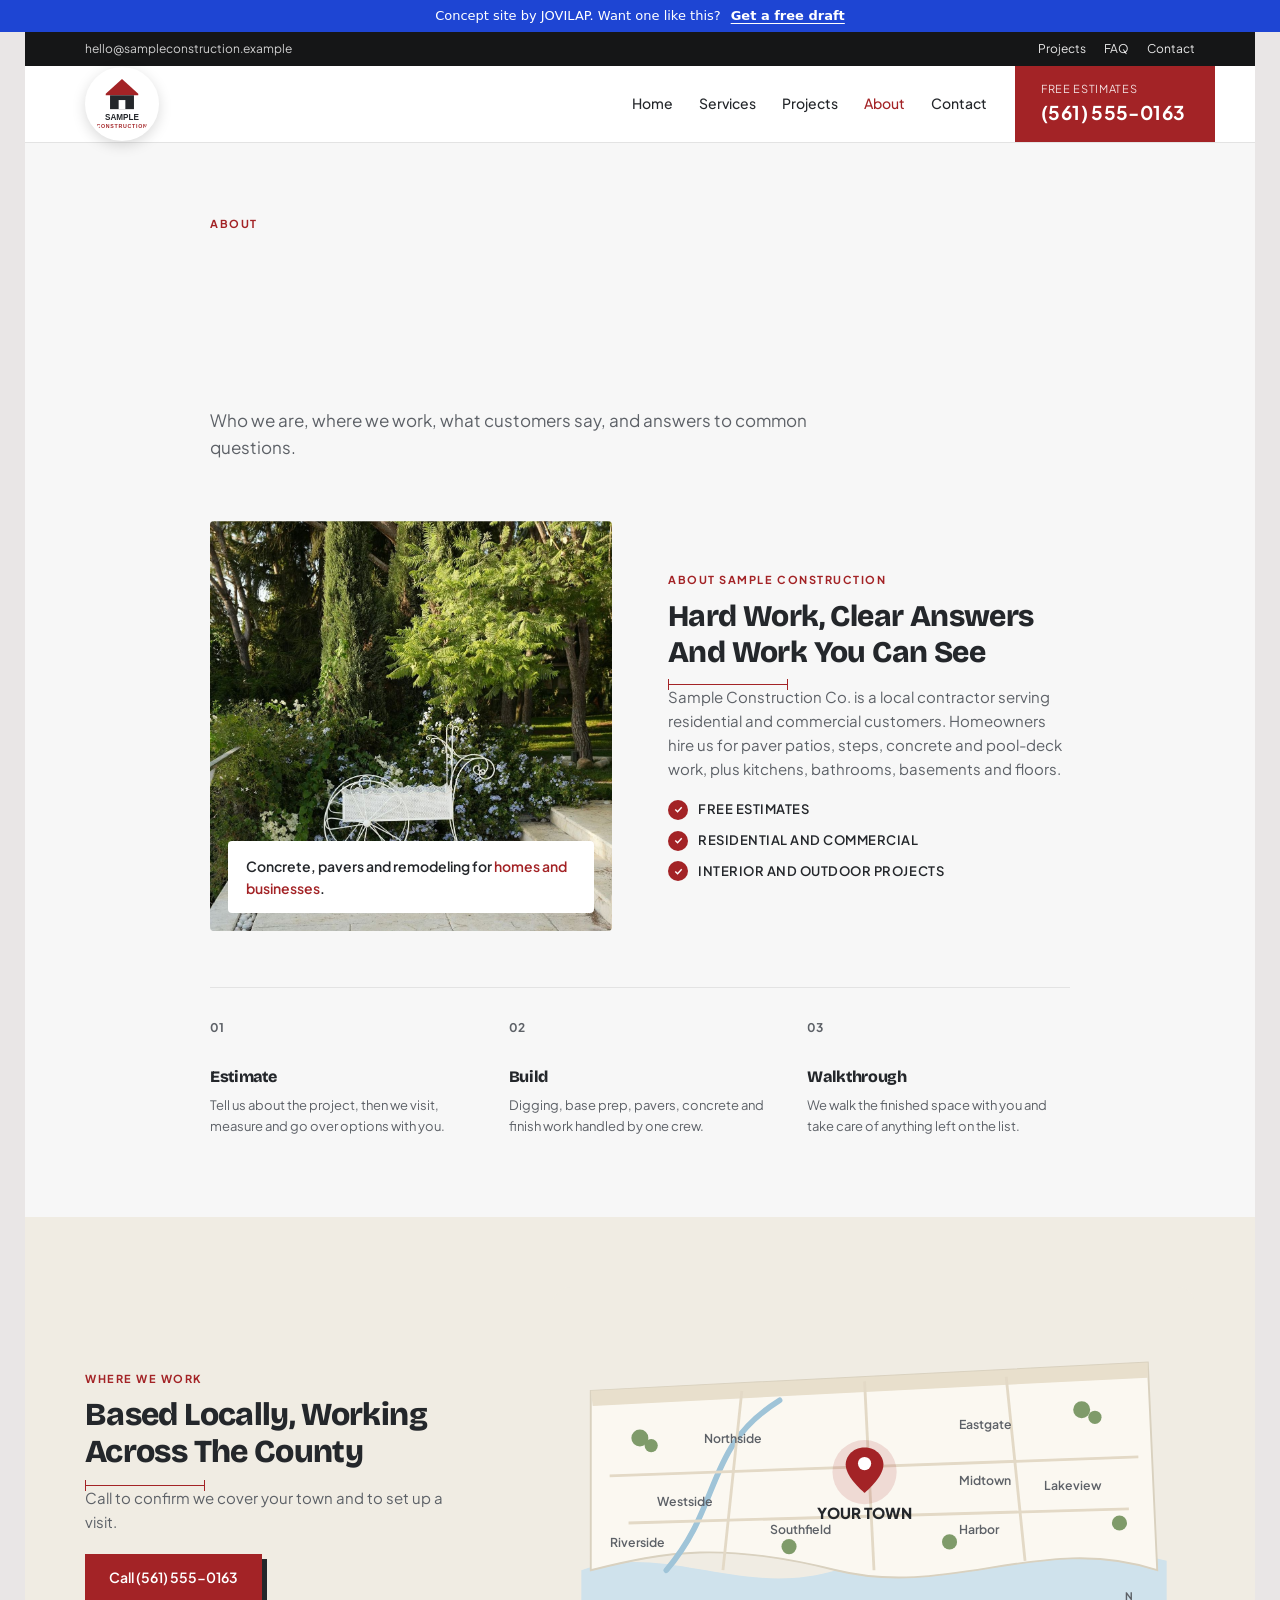
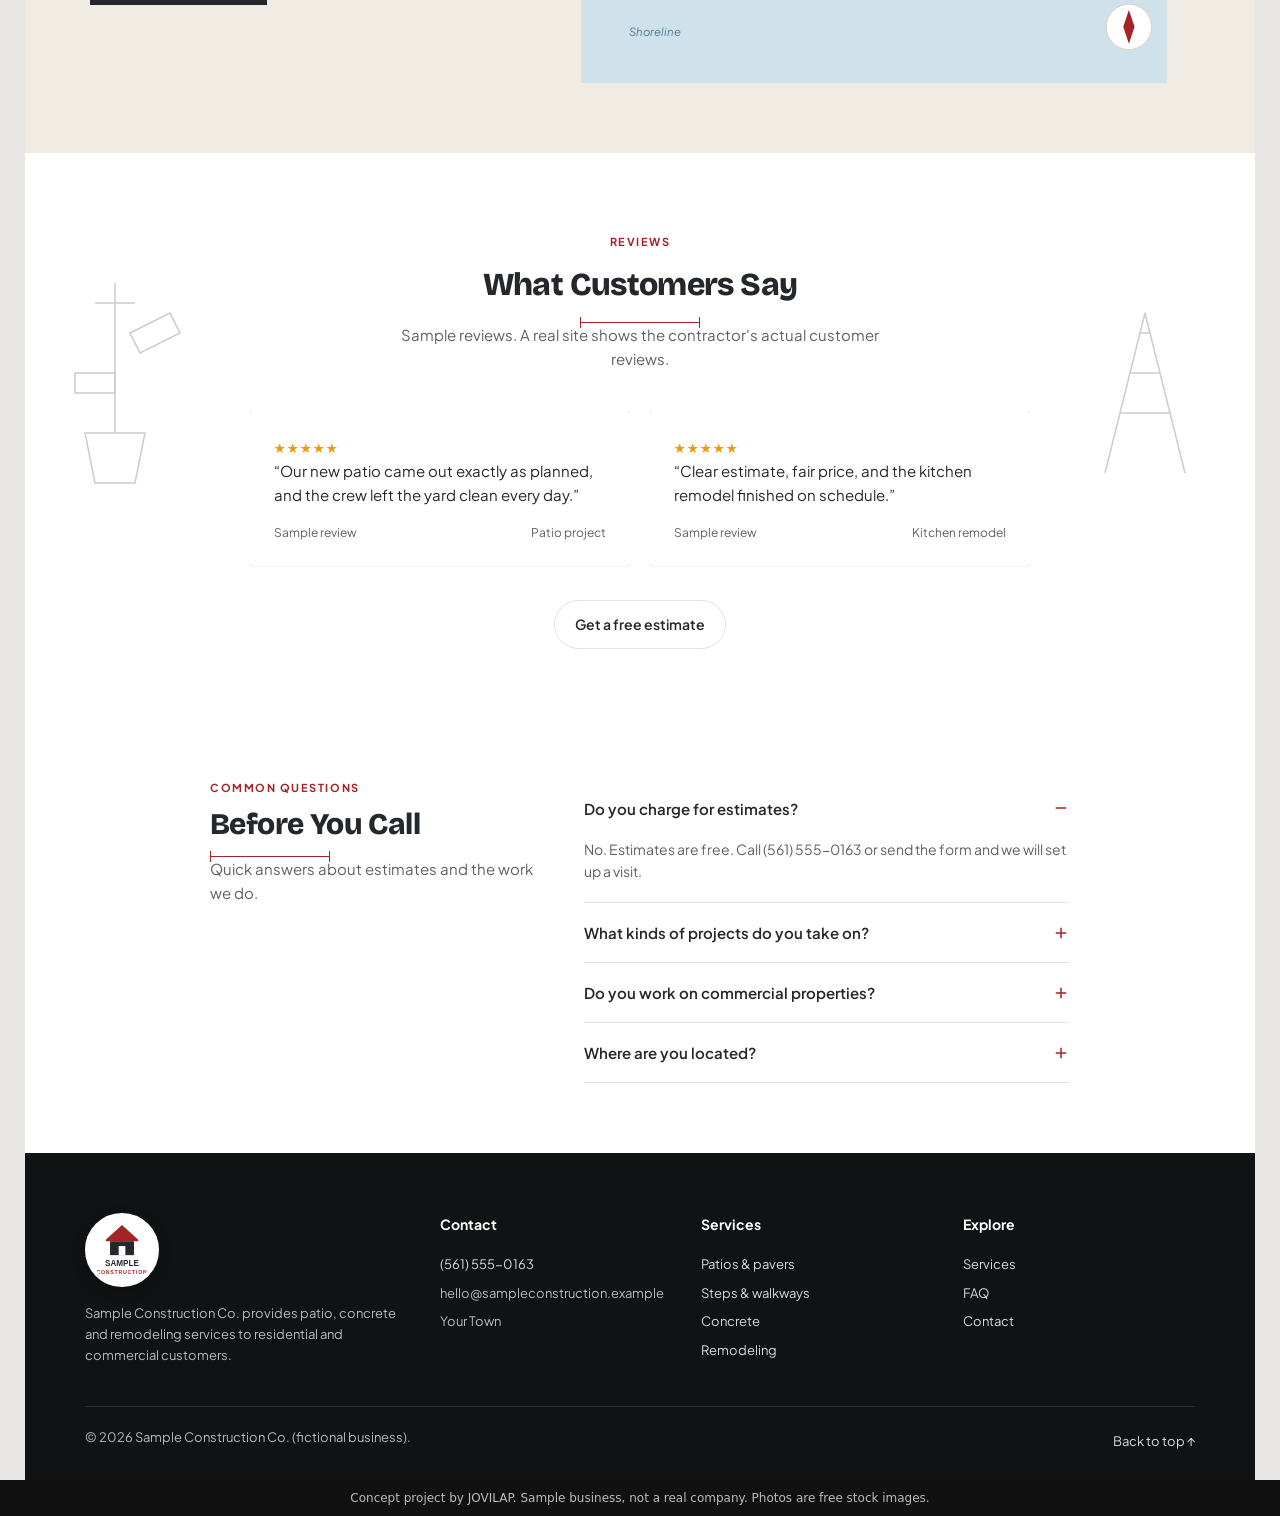
<file: samples/construction/about.html>
<!doctype html>
<html lang="en">
<head>
<meta charset="utf-8">
<meta name="viewport" content="width=device-width, initial-scale=1">
<script>(function(){try{var d=document.documentElement;if(window.matchMedia&&!matchMedia('(prefers-reduced-motion: reduce)').matches&&'IntersectionObserver' in window){d.classList.add('anim');setTimeout(function(){if(!window.__rv)d.classList.remove('anim')},2500)}}catch(e){}})();</script>
<meta name="robots" content="noindex, nofollow">
<title>About | Sample Construction Co.</title>
<meta name="description" content="Paver patios, steps, concrete and pool-deck work plus kitchen, bathroom and basement remodeling (concept website).">
<link rel="preconnect" href="https://fonts.googleapis.com">
<link rel="preconnect" href="https://fonts.gstatic.com" crossorigin>
<link rel="preconnect" href="https://fonts.googleapis.com">
<link rel="stylesheet" href="https://fonts.googleapis.com/css2?family=Plus+Jakarta+Sans:wght@400;500;600;700;800&amp;family=Bricolage+Grotesque:opsz,wght@12..96,700;12..96,800&amp;display=swap">
<style>
body{margin:0;background:#E9E6E6}
*{box-sizing:border-box}
a{color:#A32326}a:hover{color:#7d1a1c}
.wc{--bur:#A32326;--bur-d:#7d1a1c;--ink:#24272B;--mute:#5d6167;--dark:#222222;--foot:#101213;--pale:#F7F7F7;--ivory:#F0ECE3;--line:#e3e3e3;font-family:'Plus Jakarta Sans',ui-sans-serif,system-ui,-apple-system,'Segoe UI',sans-serif;color:var(--ink);background:#fff;max-width:1230px;margin:0 auto;font-size:15px;line-height:1.6;overflow:hidden}
.wrap{max-width:900px;margin:0 auto;padding-left:max(20px,env(safe-area-inset-left,0px));padding-right:max(20px,env(safe-area-inset-right,0px))}
.wide{max-width:1150px;margin:0 auto;padding-left:max(20px,env(safe-area-inset-left,0px));padding-right:max(20px,env(safe-area-inset-right,0px))}
h1,h2,h3{margin:0;text-wrap:balance;letter-spacing:-.01em;color:var(--ink)}
p{margin:0}
.eyebrow{font-size:11px;font-weight:700;letter-spacing:.14em;text-transform:uppercase;color:var(--bur)}
.btn{display:inline-flex;align-items:center;justify-content:center;gap:10px;min-height:46px;padding:0 24px;border-radius:999px;font:600 14px/1 'Plus Jakarta Sans',sans-serif;text-decoration:none;border:0;cursor:pointer}
.btn-dark{background:#151617;color:#fff}.btn-dark:hover{background:#000;color:#fff}
.btn-bur{background:var(--bur);color:#fff}.btn-bur:hover{background:var(--bur-d);color:#fff}
.btn:focus-visible,a:focus-visible,button:focus-visible,input:focus-visible,select:focus-visible,textarea:focus-visible{outline:3px solid #f0b400;outline-offset:2px}
.utility{background:#151617;color:#cfcfcf;font-size:12px}
.utility .row{display:flex;justify-content:space-between;align-items:center;min-height:34px;gap:16px;flex-wrap:wrap}
.utility a{color:#e8e8e8;text-decoration:none}
.nav{background:#fff;position:relative;border-bottom:1px solid var(--line)}
.nav .row{display:flex;align-items:center;gap:28px;min-height:76px}
.logo{width:74px;height:74px;border-radius:50%;background:var(--bur);color:#fff;display:flex;flex-direction:column;align-items:center;justify-content:center;font-weight:800;letter-spacing:.04em;line-height:1;margin-top:-20px;margin-bottom:-20px;border:4px solid #fff;box-shadow:0 4px 14px rgba(0,0,0,.15);flex:none;text-decoration:none}
.logo span{font-size:7px;letter-spacing:.18em;margin-top:4px;font-weight:600}
.links{display:flex;gap:26px;margin-left:auto;font-size:14px;font-weight:500}
.links a{color:var(--ink);text-decoration:none}.links a:hover{color:var(--bur)}
.callpanel{background:var(--bur);color:#fff;align-self:stretch;display:flex;flex-direction:column;justify-content:center;padding:0 26px;margin-right:calc(-1 * max(20px,env(safe-area-inset-right,0px)));text-decoration:none;min-width:200px}
.callpanel small{font-size:11px;opacity:.85;letter-spacing:.06em;text-transform:uppercase}
.callpanel b{font-size:19px;letter-spacing:.02em;color:#fff}
.menubtn{display:none;margin-left:auto;width:46px;height:46px;border-radius:50%;border:1px solid var(--line);background:#fff;align-items:center;justify-content:center;cursor:pointer}
.mobmenu{display:flex;flex-direction:column;border-top:1px solid var(--line);background:#fff}
.mobmenu a{padding:14px 20px;color:var(--ink);text-decoration:none;border-bottom:1px solid var(--line);font-weight:600}
.hero{position:relative;background:#fff;overflow:hidden}
.hero .grid{position:absolute;inset:0;background-image:linear-gradient(rgba(36,39,43,.05) 1px,transparent 1px),linear-gradient(90deg,rgba(36,39,43,.05) 1px,transparent 1px);background-size:44px 44px;pointer-events:none}
.hero .row{position:relative;display:grid;grid-template-columns:1.05fr 1fr;align-items:end;gap:24px;min-height:500px}
.hero .copy{padding:56px 0 64px;display:flex;flex-direction:column;gap:20px;align-self:center}
.proof{display:flex;align-items:center;gap:12px;font-size:13px;color:var(--mute)}
.avs{display:flex}.avs i{width:34px;height:34px;border-radius:50%;border:2px solid #fff;margin-left:-8px;background:#ddd center/cover;display:block}.avs i:first-child{margin-left:0}
.stars{color:#E3A008;letter-spacing:2px;font-size:13px}
.hero h1{font-size:46px;line-height:1.1;font-weight:700}
.hero p.lead{max-width:440px;color:var(--mute)}
.heroart{position:relative;height:500px;display:flex;align-items:flex-end;justify-content:center}
.circle{position:absolute;bottom:-90px;left:50%;transform:translateX(-50%);width:470px;height:470px;border-radius:50%;background:#2a2c30}
.cutout{position:relative;width:400px;height:400px;border-radius:50%;overflow:hidden;margin-bottom:30px;border:8px solid #fff;box-shadow:0 18px 40px rgba(0,0,0,.25)}
.cutout img{width:100%;height:100%;object-fit:cover;object-position:62% 50%}
.chip{position:absolute;background:#fff;border-radius:14px;box-shadow:0 10px 30px rgba(0,0,0,.14);padding:12px 16px;font-size:13px;display:flex;gap:10px;align-items:center}
.chip b{display:block;font-size:14px;color:var(--ink)}
.booking{background:var(--pale);padding-block:44px}
.booking h2{text-align:center;font-size:22px;font-weight:700;margin-bottom:18px}
.bform{display:flex;background:#fff;border-radius:999px;padding:6px;box-shadow:0 4px 18px rgba(0,0,0,.06);max-width:720px;margin:0 auto;gap:6px}
.bform select,.bform input{flex:1;min-width:0;border:0;background:transparent;font:500 14px 'Plus Jakarta Sans',sans-serif;color:var(--ink);padding:0 16px;min-height:46px}
.bform .sep{width:1px;background:var(--line);margin:8px 0}
.sources{display:flex;justify-content:center;gap:28px;flex-wrap:wrap;margin-top:22px;font-size:12px;color:var(--mute);align-items:center}
.sources span{display:inline-flex;gap:8px;align-items:center;font-weight:600;color:#3a3d42}
.intro{padding-block:80px 0}
.intro .head{display:flex;justify-content:space-between;gap:30px;align-items:flex-end;flex-wrap:wrap}
.intro h2{font-size:34px;line-height:1.2;font-weight:700;max-width:620px}
.intro h2 em{font-style:normal;color:#a9abaf}
.vanimg{margin-top:36px;width:100%;aspect-ratio:16/8;object-fit:cover;display:block;border-radius:4px;max-width:100%}
.roofline{display:block;width:100%;height:70px;margin-top:-1px}
.about{background:var(--pale);padding-block:20px 80px}
.about .row{display:grid;grid-template-columns:1fr 1fr;gap:56px;align-items:center}
.about .ph{position:relative}
.about .ph img{width:100%;aspect-ratio:1/1.02;object-fit:cover;display:block;border-radius:4px;max-width:100%}
.about .cap{position:absolute;left:18px;bottom:18px;right:18px;background:#fff;padding:14px 18px;font-size:14px;font-weight:600;border-radius:4px}
.about .cap mark{background:none;color:var(--bur)}
.about h2{font-size:30px;line-height:1.2;margin:10px 0 14px}
.checks{list-style:none;padding:0;margin:18px 0 0;display:flex;flex-direction:column;gap:10px;font-size:13px;font-weight:600;text-transform:uppercase;letter-spacing:.04em}
.checks li{display:flex;gap:10px;align-items:center}
.ck{width:20px;height:20px;border-radius:50%;background:var(--bur);color:#fff;display:inline-flex;align-items:center;justify-content:center;flex:none}
.values{display:grid;grid-template-columns:repeat(3,minmax(0,1fr));gap:36px;margin-top:56px;border-top:1px solid var(--line);padding-top:30px}
.values .n{font-size:12px;color:var(--mute);font-weight:700}
.values h3{font-size:16px;margin:26px 0 6px}
.values p{font-size:13px;color:var(--mute)}
.banner{padding-block:70px}
.banner .box{position:relative;background:#141516;color:#fff;border-radius:6px;overflow:hidden;text-align:center;padding:56px 24px;max-width:900px;margin:0 auto}
.banner .box:before,.banner .box:after{content:"";position:absolute;width:520px;height:520px;border-radius:50%;border:70px solid rgba(255,255,255,.035)}
.banner .box:before{left:-220px;top:-260px}.banner .box:after{right:-240px;bottom:-300px}
.banner small{position:relative;display:block;font-size:12px;opacity:.75;margin-bottom:10px}
.banner h2{position:relative;color:#fff;font-size:30px;line-height:1.15;font-weight:800;text-transform:uppercase;max-width:620px;margin:0 auto 22px}
.banner .btn{position:relative}
.services{padding-block:20px 60px;text-align:center}
.services h2{font-size:32px;margin:8px 0 10px}
.services .sub{color:var(--mute);max-width:560px;margin:0 auto}
.scards{display:grid;grid-template-columns:repeat(3,minmax(0,1fr));gap:22px;margin-top:40px;text-align:left}
.scard{background:var(--pale);border-radius:4px;overflow:hidden;display:flex;flex-direction:column}
.scard img{width:100%;aspect-ratio:4/3;object-fit:cover;display:block}
.scard .b{padding:20px 20px 24px;display:flex;flex-direction:column;gap:8px}
.scard h3{font-size:17px}
.scard p{font-size:13px;color:var(--mute)}
.scard ul{margin:6px 0 0;padding:0;list-style:none;font-size:13px;display:flex;flex-direction:column;gap:6px}
.scard li:before{content:"";display:inline-block;width:6px;height:6px;border-radius:50%;background:var(--bur);margin-right:8px;vertical-align:middle}
.carousel{padding-block:10px 70px}
.track{display:flex;gap:16px;overflow-x:auto;scroll-snap-type:x mandatory;scrollbar-width:none;padding-left:max(20px,env(safe-area-inset-left,0px));padding-right:20px}
.track::-webkit-scrollbar{display:none}
.slide{position:relative;flex:0 0 340px;aspect-ratio:1/1;scroll-snap-align:start;border-radius:4px;overflow:hidden;max-width:80vw}
.slide img{width:100%;height:100%;object-fit:cover;display:block}
.slide:after{content:"";position:absolute;inset:0;background:linear-gradient(to top,rgba(0,0,0,.72),rgba(0,0,0,0) 55%)}
.slide b{position:absolute;left:20px;bottom:18px;color:#fff;font-size:17px;z-index:1}
.cctrl{display:flex;align-items:center;justify-content:center;gap:16px;margin-top:22px}
.arrow{width:46px;height:46px;border-radius:50%;background:var(--bur);color:#fff;border:0;display:inline-flex;align-items:center;justify-content:center;cursor:pointer}
.arrow:hover{background:var(--bur-d)}
.dashes{display:flex;gap:6px}.dashes i{width:18px;height:3px;background:#d6d6d6;display:block}.dashes i.on{background:var(--bur);width:30px}
.stats{background:var(--pale);padding-block:80px}
.stats .row{display:grid;grid-template-columns:1fr 1fr;gap:56px;align-items:start}
.tiles{display:grid;grid-template-columns:repeat(2,minmax(0,1fr));gap:14px}
.tile{background:#fff;border-radius:4px;aspect-ratio:1/1;padding:22px;display:flex;flex-direction:column;justify-content:flex-end;gap:4px}
.tile b{font-size:42px;line-height:1;font-weight:700}
.tile span{font-size:13px;color:var(--mute)}
.stats h2{font-size:30px;line-height:1.2;margin:10px 0 14px}
.stats .more{margin-top:70px;padding-top:24px;border-top:1px solid var(--line)}
.stats .more h3{font-size:16px;margin-bottom:6px}
.txtlink{font-weight:700;font-size:13px;text-transform:uppercase;letter-spacing:.06em;text-decoration:none;color:var(--bur);display:inline-flex;gap:8px;align-items:center;margin-top:16px}
.coverage{background:var(--ivory);padding-block:70px}
.coverage .row{display:grid;grid-template-columns:.8fr 1.2fr;gap:40px;align-items:center}
.coverage h2{font-size:32px;line-height:1.15;margin:10px 0 14px}
.mapsvg{width:100%;height:auto;display:block}
.sectors{padding-block:80px 30px;display:flex;flex-direction:column;gap:22px}
.sector{display:grid;grid-template-columns:1fr 1fr;background:#222;color:#fff;border-radius:6px;overflow:hidden;min-height:300px}
.sector .t{padding:40px;display:flex;flex-direction:column;justify-content:space-between;gap:20px}
.sector h3{color:#fff;font-size:22px}
.sector p{font-size:13px;color:#bdbdbd;max-width:380px}
.sector img{width:100%;height:100%;object-fit:cover;display:block;min-height:260px}
.sector a{color:#ff8b8d;font-weight:700;font-size:13px;text-decoration:none}
.projects{padding-block:60px 30px}
.projects .head{display:flex;justify-content:space-between;gap:30px;flex-wrap:wrap;align-items:flex-end;padding-bottom:22px;border-bottom:1px solid var(--line)}
.projects h2{font-size:30px}
.projects .head p{max-width:460px;color:var(--mute);font-size:14px}
.pgrid{display:grid;grid-template-columns:1fr 1fr;gap:22px;margin-top:26px}
.pgrid img{width:100%;aspect-ratio:4/3;object-fit:cover;display:block;border-radius:4px}
.pgrid figure{margin:0}
.pgrid figcaption{font-size:13px;margin-top:10px;font-weight:600}
.pgrid figcaption span{display:block;color:var(--mute);font-weight:400;font-size:12px}
.banner2{background:var(--pale)}
.why{padding-block:80px;text-align:center}
.why h2{font-size:32px;margin:8px 0 10px}
.why .sub{color:var(--mute);max-width:560px;margin:0 auto}
.why .row{display:grid;grid-template-columns:1fr 1fr;gap:16px;margin-top:40px;text-align:left}
.why .row>img{width:100%;height:100%;min-height:420px;object-fit:cover;display:block;border-radius:4px}
.fcards{display:grid;grid-template-columns:repeat(2,minmax(0,1fr));gap:16px}
.fcard{background:#222;color:#fff;border-radius:4px;padding:26px 22px;display:flex;flex-direction:column;gap:12px}
.fcard h3{color:#fff;font-size:16px}
.fcard p{font-size:13px;color:#bcbcbc}
.ic{width:42px;height:42px;border:1px solid #4a4a4a;border-radius:8px;display:flex;align-items:center;justify-content:center;color:#e8e8e8}
.words{background:#151617;color:#fff;overflow:hidden;white-space:nowrap;padding-block:16px;font-size:14px;letter-spacing:.06em}
.words .mq{display:inline-flex;gap:26px;animation:mq 40s linear infinite}
.words em{font-style:normal;color:#ff8b8d}
@keyframes mq{to{transform:translateX(-50%)}}
@media (prefers-reduced-motion:reduce){.words .mq{animation:none}}
.reviews{position:relative;padding-block:80px 60px;text-align:center}
.reviews h2{font-size:32px;margin:8px 0 10px}
.reviews .sub{color:var(--mute);max-width:520px;margin:0 auto}
.rgrid{display:grid;grid-template-columns:repeat(2,minmax(0,1fr));gap:20px;margin:40px auto 0;max-width:780px;text-align:left}
.rv{padding:24px;border-radius:4px;background:#fff;box-shadow:0 1px 0 var(--line),0 0 0 1px var(--line)}
.rv q{display:block;font-size:15px;line-height:1.6;quotes:"\201C" "\201D"}
.rv .who{display:flex;justify-content:space-between;align-items:center;margin-top:16px;font-size:12px;color:var(--mute)}
.sketch{position:absolute;top:120px;width:150px;opacity:.5;pointer-events:none}
.findus{display:flex;justify-content:center;gap:16px;flex-wrap:wrap;margin-top:34px}
.findus a{display:inline-flex;align-items:center;gap:10px;padding:12px 20px;border:1px solid var(--line);border-radius:999px;text-decoration:none;color:var(--ink);font-weight:600;font-size:14px;min-height:46px}
.findus a:hover{border-color:var(--bur);color:var(--bur)}
.faq{padding-block:70px}
.faq .row{display:grid;grid-template-columns:.8fr 1.2fr;gap:50px}
.faq h2{font-size:30px;line-height:1.2;margin:10px 0 14px}
.qa{border-bottom:1px solid var(--line)}
.qa button{width:100%;display:flex;justify-content:space-between;gap:16px;align-items:center;background:none;border:0;padding:20px 0;font:600 15px 'Plus Jakarta Sans',sans-serif;color:var(--ink);text-align:left;cursor:pointer;min-height:46px}
.qa .ans{padding:0 0 20px;font-size:14px;color:var(--mute);max-width:560px}
.contact{display:grid;grid-template-columns:1fr 1fr}
.contact>img{width:100%;height:100%;object-fit:cover;display:block;min-height:560px}
.cform{background:var(--pale);padding:56px 48px;display:flex;flex-direction:column;gap:14px}
.cform h2{font-size:30px;margin:6px 0 6px}
.field{display:flex;flex-direction:column;gap:6px}
.field label{font-size:12px;font-weight:700;letter-spacing:.04em}
.field input,.field select,.field textarea{border:1px solid #dcdcdc;background:#fff;border-radius:4px;min-height:46px;padding:10px 14px;font:500 14px 'Plus Jakarta Sans',sans-serif;color:var(--ink);width:100%}
.field textarea{min-height:110px;resize:vertical}
.two{display:grid;grid-template-columns:1fr 1fr;gap:14px}
.err{color:#a3171a;font-size:12px;font-weight:600}
.note{font-size:13px;background:#fff;border-left:3px solid var(--bur);padding:12px 14px}
footer{background:var(--foot);color:#b7b9bc;padding-block:60px 24px;font-size:13px}
footer .cols{display:grid;grid-template-columns:1.4fr 1fr 1fr 1fr;gap:30px}
footer h4{color:#fff;font-size:14px;margin:0 0 14px}
footer a{color:#d9d9d9;text-decoration:none;display:block;padding:4px 0}
footer a:hover{color:#fff}
footer .base{border-top:1px solid #2a2c2f;margin-top:40px;padding-top:20px;display:flex;justify-content:space-between;gap:16px;flex-wrap:wrap}
@media (max-width:900px){
 .links,.callpanel{display:none}.menubtn{display:inline-flex}
 .hero .row,.about .row,.stats .row,.coverage .row,.faq .row,.why .row,.contact,.sector{grid-template-columns:1fr}
 .hero .copy{padding:40px 0 10px}.hero h1{font-size:36px}
 .heroart{height:380px}.circle{width:360px;height:360px;bottom:-70px}.cutout{width:300px;height:300px}
 .values,.scards{grid-template-columns:1fr}
 .pgrid{grid-template-columns:1fr}
 .sector.flip img{order:-1}
 .sector img{min-height:220px;max-height:280px}
 .why .row>img{min-height:260px}
 .rgrid{grid-template-columns:1fr}.sketch{display:none}
 .contact>img{min-height:260px;max-height:320px}
 .cform{padding:40px max(20px,env(safe-area-inset-right,0px)) 40px max(20px,env(safe-area-inset-left,0px))}
 footer .cols{grid-template-columns:1fr 1fr}
 .intro h2,.services h2,.why h2,.reviews h2,.coverage h2{font-size:28px}
}
@media (max-width:560px){
 .bform{flex-direction:column;border-radius:16px}.bform .sep{width:auto;height:1px;margin:0 8px}
 .fcards,.two,.tiles{grid-template-columns:1fr 1fr}
 .fcards{grid-template-columns:1fr}
 footer .cols{grid-template-columns:1fr}
 .chip.c2{display:none}
 .banner h2{font-size:24px}
 .utility .hide{display:none}
}
</style>
<style>[hidden]{display:none!important}html{scroll-behavior:smooth}@media (prefers-reduced-motion:reduce){html{scroll-behavior:auto}}
.concept-note{background:#111;color:#bbb;font:12px/1.4 system-ui,-apple-system,'Segoe UI',sans-serif;text-align:center;padding:10px max(16px,env(safe-area-inset-left,0px))}.logo{background:#fff;overflow:hidden;padding:0}.logo img{width:100%;height:100%;object-fit:cover;display:block;transform:scale(1.12)}</style>
<style data-anim>
/* ---- motion: baseline ---- */
.anim [data-a]{transition-delay:var(--d,0s)}
.anim [data-a="rv"]{opacity:0;transform:translateY(18px);transition:opacity .6s cubic-bezier(.2,.7,.2,1),transform .7s cubic-bezier(.2,.7,.2,1);transition-delay:var(--d,0s)}
.anim [data-a="fade"]{opacity:0;transition:opacity .7s cubic-bezier(.2,.7,.2,1);transition-delay:var(--d,0s)}
.anim [data-a="mask-up"]{clip-path:inset(100% 0 0 0);transition:clip-path 1s cubic-bezier(.65,0,.25,1);transition-delay:var(--d,0s)}
.anim [data-a="mask-down"]{clip-path:inset(0 0 100% 0);transition:clip-path 1s cubic-bezier(.65,0,.25,1);transition-delay:var(--d,0s)}
.anim [data-a="mask-left"]{clip-path:inset(0 100% 0 0);transition:clip-path 1.1s cubic-bezier(.65,0,.25,1);transition-delay:var(--d,0s)}
.anim [data-a="mask-right"]{clip-path:inset(0 0 0 100%);transition:clip-path 1.1s cubic-bezier(.65,0,.25,1);transition-delay:var(--d,0s)}
.anim [data-a].is-in{opacity:1;transform:none;clip-path:inset(0 0 0 0)}
@media (prefers-reduced-motion:no-preference){
 .btn,a.btn,button,.call,.lrow,.txtlink{transition:transform .2s ease,box-shadow .2s ease,background-color .2s ease,color .2s ease,border-color .2s ease}
 .btn:hover,a.btn:hover{transform:translateY(-2px)}
 .btn:active,a.btn:active{transform:translateY(0)}
 [data-faq-a]:not([hidden]),[data-if="menuOpen"]:not([hidden]){animation:mIn .3s cubic-bezier(.2,.7,.2,1)}
 @keyframes mIn{from{opacity:0;transform:translateY(-6px)}to{opacity:1;transform:none}}
}
a:focus-visible,button:focus-visible,input:focus-visible,select:focus-visible,textarea:focus-visible{outline:2px solid currentColor;outline-offset:3px}

.anim .hero [data-a="shape"].is-in{transform:translateX(-50%)}
.anim [data-a="shape"]{opacity:0;transform:translateX(-50%) scale(.72);transform-origin:50% 100%;transition:opacity .6s cubic-bezier(.2,.7,.2,1),transform 1s cubic-bezier(.2,.7,.2,1);transition-delay:var(--d,0s)}
.anim [data-a="cutout"]{opacity:0;transform:translateY(34px) scale(.92);transition:opacity .6s cubic-bezier(.2,.7,.2,1),transform 1.1s cubic-bezier(.2,.7,.2,1);transition-delay:var(--d,0s)}
.anim [data-a="cutout"] img{transform:scale(1.18);transition:transform 1.8s cubic-bezier(.2,.7,.2,1) .2s}
.anim [data-a="cutout"].is-in img{transform:scale(1)}

@keyframes h-rv{from{opacity:0;transform:translateY(18px)}to{opacity:1;transform:none}}
@keyframes h-fade{from{opacity:0}to{opacity:1}}
@keyframes h-mask-up{from{clip-path:inset(100% 0 0 0)}to{clip-path:inset(0 0 0 0)}}
@keyframes h-shape{from{opacity:0;transform:translateX(-50%) scale(.72)}to{opacity:1;transform:translateX(-50%)}}
@keyframes h-cutout{from{opacity:0;transform:translateY(34px) scale(.92)}to{opacity:1;transform:none}}
@keyframes h-zoom{from{transform:scale(1.16)}to{transform:scale(1)}}
@keyframes h-wipe{from{clip-path:inset(0 0 0 100%)}to{clip-path:inset(0 0 0 0)}}
@keyframes h-frame-img{from{clip-path:inset(100% 0 0 0);transform:scale(1.1)}to{clip-path:inset(0 0 0 0);transform:scale(1)}}
@keyframes h-frame-bg{from{opacity:0;transform:translate(-14px,-14px)}to{opacity:1;transform:none}}
@keyframes h-brush{from{-webkit-mask-position:100% 0%;mask-position:100% 0%}to{-webkit-mask-position:0% 0%;mask-position:0% 0%}}
@keyframes h-stack-a{from{opacity:0;transform:translateY(40px) rotate(0deg)}to{opacity:1;transform:rotate(-7deg)}}
@keyframes h-stack-b{from{opacity:0;transform:translateY(40px) rotate(0deg)}to{opacity:1;transform:rotate(5deg)}}
@keyframes h-cine{0%{clip-path:inset(16% 0 16% 0);transform:scale(1.12);filter:brightness(.35)}100%{clip-path:inset(0 0 0 0);transform:scale(1);filter:brightness(1)}}
.anim .hero .proof{animation:h-rv 0.7s cubic-bezier(.2,.7,.2,1) 0.00s both}
.anim .hero h1{animation:h-rv 0.7s cubic-bezier(.2,.7,.2,1) 0.08s both}
.anim .hero .lead{animation:h-rv 0.7s cubic-bezier(.2,.7,.2,1) 0.16s both}
.anim .hero .copy .btn{animation:h-rv 0.7s cubic-bezier(.2,.7,.2,1) 0.24s both}
.anim .hero .circle{animation:h-shape 1.0s cubic-bezier(.2,.7,.2,1) 0.05s both}
.anim .hero .cutout{animation:h-cutout 1.1s cubic-bezier(.2,.7,.2,1) 0.20s both}
.anim .hero .cutout img{animation:h-zoom 1.8s cubic-bezier(.2,.7,.2,1) 0.40s both}
.anim .hero .chip{animation:h-rv 0.7s cubic-bezier(.2,.7,.2,1) 0.75s both}
.anim .hero .chip:nth-child(2){animation-delay:0.87s}
.anim .hero .chip:nth-child(3){animation-delay:0.99s}
.anim .hero .chip:nth-child(4){animation-delay:1.11s}
.anim .hero .chip:nth-child(5){animation-delay:1.23s}
.anim .hero .chip:nth-child(6){animation-delay:1.35s}
.anim .hero .chip:nth-child(7){animation-delay:1.47s}
.anim .hero .chip:nth-child(8){animation-delay:1.59s}</style>
<style data-premium>
.mbar{display:none}
@media (max-width:720px){
 body{padding-bottom:calc(76px + env(safe-area-inset-bottom,0px))}
 .mbar{display:flex;gap:10px;position:fixed;left:0;right:0;bottom:0;z-index:60;padding:10px max(16px,env(safe-area-inset-right,0px)) calc(10px + env(safe-area-inset-bottom,0px)) max(16px,env(safe-area-inset-left,0px));
  background:rgba(255,255,255,.94);-webkit-backdrop-filter:blur(10px);backdrop-filter:blur(10px);border-top:1px solid rgba(0,0,0,.08);
  transform:translateY(110%);transition:transform .3s cubic-bezier(.2,.7,.2,1);font-family:'Plus Jakarta Sans',system-ui,sans-serif}
 .mbar.show{transform:none}
 .mbar a{flex:1;display:flex;align-items:center;justify-content:center;gap:8px;min-height:48px;border-radius:12px;font-weight:700;font-size:15px;text-decoration:none}
 .mbar .c{border:1.5px solid #24272B;color:#24272B;background:#fff}
 .mbar .e{background:#A32326;color:#fff}
}
@media (prefers-reduced-motion:reduce){.mbar{transition:none}}
nav a[aria-current="true"]{text-decoration:underline;text-decoration-thickness:2px;text-underline-offset:7px;text-decoration-color:#A32326}
.req{font-size:12.5px;opacity:.75;margin:2px 0 4px}
button[aria-busy="true"]{opacity:.75;cursor:progress}
</style>
<style data-navfix>
[id]{scroll-margin-top:calc(var(--hh,84px) + 14px)}
.menubtn{width:auto!important;padding:0 14px 0 12px!important;gap:8px;font:inherit;font-weight:700;font-size:14px;color:inherit}
.menubtn .i-close{display:none}.menubtn.is-open .i-close{display:block}.menubtn.is-open .i-open{display:none}
[data-if="menuOpen"]{max-height:calc(100vh - var(--hh,84px));max-height:calc(100dvh - var(--hh,84px));overflow:auto;overscroll-behavior:contain}
.mcta{font-weight:800!important}

.wc{overflow:visible;overflow-x:clip}
header.nav{position:sticky;top:0;z-index:70;background:#fff;transition:box-shadow .2s ease}
header.nav.is-stuck{box-shadow:0 6px 20px rgba(0,0,0,.08)}
header.nav .logo{transition:margin .25s ease,transform .25s ease}
header.nav.is-stuck .logo{margin-top:0;margin-bottom:0;transform:scale(.86)}
@media (max-width:980px){header.nav .wide.row{min-height:76px}}

.pagehead{background:#F7F7F7;padding:72px 0 40px}
.pagehead h1{font-size:clamp(36px,5vw,60px);line-height:1.08;margin-top:10px;max-width:18ch}
.pagehead p{color:var(--mute);max-width:56ch;margin-top:14px;font-size:17px}
nav a[aria-current="page"]{color:#A32326}
</style>
<link rel="stylesheet" href="style-motion.css">
</head>
<body>
<div class="jvbar" role="note"><style>.jvbar{position:relative;z-index:9999;display:flex;flex-wrap:wrap;justify-content:center;align-items:center;gap:4px 10px;padding:7px 16px;background:#1E45D3;color:#fff;font:500 13px/1.35 system-ui,-apple-system,"Segoe UI",Arial,sans-serif;text-align:center}.jvbar a{color:#fff;font-weight:700;text-decoration:underline;text-underline-offset:3px;white-space:nowrap}.jvbar a:hover,.jvbar a:focus-visible{color:#FFD466}.jvbar a:focus-visible{outline:2px solid #fff;outline-offset:2px}</style><span>Concept site by JOVILAP. Want one like this?</span><a href="../../#contact">Get a free draft</a></div>
<script src="style-motion.js"></script>
<div class="wc">

<div class="utility"><div class="wide row">
<span>hello@sampleconstruction.example</span>
<span class="hide" style="display:flex;gap:18px"><a href="projects.html">Projects</a><a href="about.html#faq">FAQ</a><a href="contact.html">Contact</a></span>
</div></div>

<header class="nav"><div class="wide row">
<a class="logo" href="index.html" aria-label="Sample Construction Co. home"><img src="img/logo.svg" alt=""></a>
<nav class="links" aria-label="Main">
<a href="index.html">Home</a><a href="services.html">Services</a><a href="projects.html">Projects</a><a href="about.html" aria-current="page">About</a><a href="contact.html">Contact</a>
</nav>
<a class="callpanel" href="tel:+15615550163"><small>Free estimates</small><b>(561) 555-0163</b></a>
<button class="menubtn" type="button" aria-label="Open menu" aria-expanded="false"><svg class="i-open" width="20" height="20" viewBox="0 0 24 24" fill="none" stroke="currentColor" stroke-width="2" aria-hidden="true"><path d="M4 7h16M4 12h16M4 17h16"/></svg><svg class="i-close" width="20" height="20" viewBox="0 0 24 24" fill="none" stroke="currentColor" stroke-width="2" aria-hidden="true"><path d="M6 6l12 12M18 6L6 18"/></svg><span class="mlbl">Menu</span></button>
</div>
<div data-if="menuOpen" hidden>
<nav class="mobmenu" aria-label="Mobile">
<a href="index.html">Home</a><a href="services.html">Services</a><a href="projects.html">Projects</a><a href="about.html" aria-current="page">About</a><a href="contact.html">Contact</a><a href="tel:+15615550163" style="color:#A32326">Call (561) 555-0163</a><a class="mcta" href="contact.html" style="background:#A32326;color:#fff">Get a free estimate</a>
</nav>
</div>
</header>

<section class="pagehead" id="top"><div class="wrap"><div class="eyebrow">About</div><h1>Hard Work, Clear Answers</h1><p>Who we are, where we work, what customers say, and answers to common questions.</p></div></section>

<section class="about" id="about"><div class="wrap">
<div class="row">
<div class="ph"><img src="img/st-garden-steps.jpg" alt="Light stone patio and steps in a garden"><div class="cap">Concrete, pavers and remodeling for <mark>homes and businesses</mark>.</div></div>
<div>
<div class="eyebrow">About Sample Construction</div>
<h2>Hard Work, Clear Answers And Work You Can See</h2>
<p style="color:var(--mute)">Sample Construction Co. is a local contractor serving residential and commercial customers. Homeowners hire us for paver patios, steps, concrete and pool-deck work, plus kitchens, bathrooms, basements and floors.</p>
<ul class="checks">
<li><span class="ck" aria-hidden="true"><svg width="11" height="11" viewBox="0 0 24 24" fill="none" stroke="#fff" stroke-width="3"><path d="M5 12l5 5 9-10"/></svg></span>Free estimates</li>
<li><span class="ck" aria-hidden="true"><svg width="11" height="11" viewBox="0 0 24 24" fill="none" stroke="#fff" stroke-width="3"><path d="M5 12l5 5 9-10"/></svg></span>Residential and commercial</li>
<li><span class="ck" aria-hidden="true"><svg width="11" height="11" viewBox="0 0 24 24" fill="none" stroke="#fff" stroke-width="3"><path d="M5 12l5 5 9-10"/></svg></span>Interior and outdoor projects</li>
</ul>
</div>
</div>
<div class="values">
<div><div class="n">01</div><h3>Estimate</h3><p>Tell us about the project, then we visit, measure and go over options with you.</p></div>
<div><div class="n">02</div><h3>Build</h3><p>Digging, base prep, pavers, concrete and finish work handled by one crew.</p></div>
<div><div class="n">03</div><h3>Walkthrough</h3><p>We walk the finished space with you and take care of anything left on the list.</p></div>
</div>
</div></section>

<section class="coverage" id="area"><div class="wide">
<div class="row">
<div>
<div class="eyebrow">Where we work</div>
<h2>Based Locally, Working Across The County</h2>
<p style="color:var(--mute);max-width:380px">Call to confirm we cover your town and to set up a visit.</p>
<a class="btn btn-bur" href="tel:+15615550163" style="margin-top:20px">Call (561) 555-0163</a>
</div>
<svg class="mapsvg" viewBox="0 0 680 420" role="img" aria-label="Illustrated sample map of a service area">
<rect width="680" height="420" rx="18" fill="#F0ECE3"/>
<path d="M30 300 C120 270 200 330 300 300 S500 250 650 290 L650 420 L30 420Z" fill="#cfe2ec"/>
<path d="M40 110 L630 80 L640 300 C520 260 420 330 300 300 S120 280 40 300Z" fill="#fbf8f1" stroke="#d9d1bf" stroke-width="2"/>
<path d="M40 110 L630 80 L630 96 L42 126Z" fill="#e8dfcc"/>
<path d="M120 300 C180 230 160 170 240 120" stroke="#9fc4d8" stroke-width="6" fill="none" stroke-linecap="round"/>
<g stroke="#e3d9c6" stroke-width="3" fill="none"><path d="M60 200 L620 180"/><path d="M80 250 L610 235"/><path d="M330 100 L340 300"/><path d="M200 110 L180 300"/><path d="M480 95 L500 290"/></g>
<g fill="#7f9b6a"><circle cx="92" cy="160" r="9"/><circle cx="104" cy="168" r="7"/><circle cx="560" cy="130" r="9"/><circle cx="574" cy="138" r="7"/><circle cx="420" cy="270" r="8"/><circle cx="250" cy="275" r="8"/><circle cx="600" cy="250" r="8"/></g>
<g font-family="Plus Jakarta Sans, sans-serif" font-size="13" fill="#5d6167" font-weight="600">
<text x="160" y="165">Northside</text><text x="430" y="150">Eastgate</text><text x="520" y="215">Lakeview</text><text x="110" y="232">Westside</text><text x="430" y="210">Midtown</text><text x="230" y="262">Southfield</text><text x="430" y="262">Harbor</text><text x="60" y="275">Riverside</text>
</g>
<g transform="translate(330 196)"><circle r="34" fill="#A32326" opacity=".14"/><path d="M0 -26 C-14 -26 -20 -15 -20 -8 C-20 6 0 22 0 22 S20 6 20 -8 C20 -15 14 -26 0 -26Z" fill="#A32326"/><circle cy="-9" r="7" fill="#fff"/></g>
<text x="330" y="246" text-anchor="middle" font-family="Plus Jakarta Sans, sans-serif" font-size="16" font-weight="800" fill="#24272B">YOUR TOWN</text>
<g transform="translate(610 360)"><circle r="24" fill="#fff" stroke="#d9d1bf"/><path d="M0 -18 L6 0 L0 18 L-6 0Z" fill="#A32326"/><text y="-28" text-anchor="middle" font-size="11" font-weight="700" fill="#5d6167" font-family="Plus Jakarta Sans, sans-serif">N</text></g>
<text x="80" y="370" font-family="Plus Jakarta Sans, sans-serif" font-size="12" fill="#4f7891" font-style="italic">Shoreline</text>
</svg>
</div>
</div></section>

<section class="reviews">
<svg class="sketch" style="left:30px" viewBox="0 0 150 220" fill="none" stroke="#9a9a9a" stroke-width="1.5" aria-hidden="true"><path d="M60 10v150M40 30h40M30 160h60l-10 50H40z"/><path d="M75 60l40-20 10 20-40 20zM20 100h40v20H20z"/></svg>
<svg class="sketch" style="right:30px" viewBox="0 0 150 220" fill="none" stroke="#9a9a9a" stroke-width="1.5" aria-hidden="true"><path d="M30 200l40-160 40 160M45 140h50M55 100h30M65 60h10"/></svg>
<div class="wrap">
<div class="eyebrow">Reviews</div>
<h2>What Customers Say</h2>
<p class="sub">Sample reviews. A real site shows the contractor's actual customer reviews.</p>
<div class="rgrid">
<div class="rv"><span class="stars" aria-label="5 stars">★★★★★</span><q>Our new patio came out exactly as planned, and the crew left the yard clean every day.</q><div class="who"><span>Sample review</span><span>Patio project</span></div></div>
<div class="rv"><span class="stars" aria-label="Google review">★★★★★</span><q>Clear estimate, fair price, and the kitchen remodel finished on schedule.</q><div class="who"><span>Sample review</span><span>Kitchen remodel</span></div></div>
</div>
<div class="findus">

<a href="contact.html">Get a free estimate</a>
</div>
</div>
</section>

<section class="faq" id="faq"><div class="wrap">
<div class="row">
<div><div class="eyebrow">Common questions</div><h2>Before You Call</h2><p style="color:var(--mute)">Quick answers about estimates and the work we do.</p></div>
<div>

<div class="qa"><button type="button" aria-expanded="true" ><span>Do you charge for estimates?</span><svg width="18" height="18" viewBox="0 0 24 24" fill="none" stroke="#A32326" stroke-width="2" aria-hidden="true"><path d="M5 12h14"/></svg></button>
<div data-faq-a class="ans">No. Estimates are free. Call (561) 555-0163 or send the form and we will set up a visit.</div></div>


<div class="qa"><button type="button" aria-expanded="false" ><span>What kinds of projects do you take on?</span><svg width="18" height="18" viewBox="0 0 24 24" fill="none" stroke="#A32326" stroke-width="2" aria-hidden="true"><path d="M12 5v14M5 12h14"/></svg></button>
<div data-faq-a hidden class="ans">Paver patios, steps and walkways, concrete and pool-deck work, plus kitchen and bathroom remodels, basement finishing, hardwood flooring and general remodeling for homes and businesses.</div></div>


<div class="qa"><button type="button" aria-expanded="false" ><span>Do you work on commercial properties?</span><svg width="18" height="18" viewBox="0 0 24 24" fill="none" stroke="#A32326" stroke-width="2" aria-hidden="true"><path d="M12 5v14M5 12h14"/></svg></button>
<div data-faq-a hidden class="ans">Yes. We work with residential and commercial customers, including small businesses and rental units.</div></div>


<div class="qa"><button type="button" aria-expanded="false" ><span>Where are you located?</span><svg width="18" height="18" viewBox="0 0 24 24" fill="none" stroke="#A32326" stroke-width="2" aria-hidden="true"><path d="M12 5v14M5 12h14"/></svg></button>
<div data-faq-a hidden class="ans">We are a local company. Call to confirm we cover your town.</div></div>

</div>
</div>
</div></section>

<footer><div class="wide">
<div class="cols">
<div><a class="logo" href="#top" style="margin:0 0 16px" aria-label="Sample Construction Co. home"><img src="img/logo.svg" alt=""></a><p>Sample Construction Co. provides patio, concrete and remodeling services to residential and commercial customers.</p></div>
<div><h4>Contact</h4><a href="tel:+15615550163">(561) 555-0163</a><span style="display:block;padding:4px 0">hello@sampleconstruction.example</span><span style="display:block;padding:4px 0">Your Town</span></div>
<div><h4>Services</h4><a href="services.html">Patios &amp; pavers</a><a href="services.html">Steps &amp; walkways</a><a href="services.html">Concrete</a><a href="services.html#trk">Remodeling</a></div>
<div><h4>Explore</h4><a href="services.html">Services</a><a href="about.html#faq">FAQ</a><a href="contact.html">Contact</a></div>
</div>
<div class="base"><span>© 2026 Sample Construction Co. (fictional business).</span><a href="#top" style="display:inline">Back to top ↑</a></div>
</div></footer>

</div>
<div class="mbar" aria-label="Quick contact"><a class="c" href="tel:+15615550163"><svg width="16" height="16" viewBox="0 0 24 24" fill="none" stroke="currentColor" stroke-width="2" aria-hidden="true"><path d="M22 16.9v3a2 2 0 0 1-2.2 2 19.8 19.8 0 0 1-8.6-3.1 19.5 19.5 0 0 1-6-6A19.8 19.8 0 0 1 2.1 4.2 2 2 0 0 1 4.1 2h3a2 2 0 0 1 2 1.7c.1.9.4 1.8.7 2.7a2 2 0 0 1-.5 2.1L8 9.8a16 16 0 0 0 6 6l1.3-1.3a2 2 0 0 1 2.1-.4c.9.3 1.8.6 2.7.7a2 2 0 0 1 1.7 2z"/></svg>Call</a><a class="e" href="contact.html">Free estimate</a></div>
<p class="concept-note">Concept project by JOVILAP. Sample business, not a real company. Photos are free stock images.</p>
<script>
(function(){
  var $=function(s,r){return (r||document).querySelector(s)}, $$=function(s,r){return Array.prototype.slice.call((r||document).querySelectorAll(s))};
  // menu (mobile everywhere; desktop too where a site has no inline nav)
  var mbs=$$('.menubtn'),panel=$('[data-if="menuOpen"]');
  if(panel&&mbs.length){
    if(!panel.id)panel.id='site-menu';
    mbs.forEach(function(b){b.setAttribute('aria-controls',panel.id)});
    var setOpen=function(o,back){panel.hidden=!o;document.documentElement.classList.toggle('menu-open',o);
      mbs.forEach(function(b){b.setAttribute('aria-expanded',String(o));b.setAttribute('aria-label',o?'Close menu':'Open menu');b.classList.toggle('is-open',o);var l=b.querySelector('.mlbl');if(l)l.textContent=o?'Close':'Menu';});
      if(o){var f=panel.querySelector('a,button');if(f)f.focus({preventScroll:true});}else if(back){var vb=mbs.filter(function(b){return b.offsetParent})[0];if(vb)vb.focus();}};
    mbs.forEach(function(b){b.addEventListener('click',function(e){e.stopPropagation();setOpen(panel.hidden,false)})});
    $$('a',panel).forEach(function(a){a.addEventListener('click',function(){setOpen(false,false)})});
    document.addEventListener('keydown',function(e){if(e.key==='Escape'&&!panel.hidden)setOpen(false,true)});
    document.addEventListener('click',function(e){if(!panel.hidden&&!panel.contains(e.target))setOpen(false,false)});
    window.addEventListener('resize',function(){if(!panel.hidden&&!mbs.some(function(b){return b.offsetParent}))setOpen(false,false)});
  }
  // FAQ accordion
  var qs=$$('[data-faq-a]');
  qs.forEach(function(ans){var btn=ans.parentNode.querySelector('button');btn.addEventListener('click',function(){var open=!ans.hidden;qs.forEach(function(o){o.hidden=true;var b=o.parentNode.querySelector('button');b.setAttribute('aria-expanded','false');var p=b.querySelector('path');if(p)p.setAttribute('d','M12 5v14M5 12h14');});if(!open){ans.hidden=false;btn.setAttribute('aria-expanded','true');var p=btn.querySelector('path');if(p)p.setAttribute('d','M5 12h14');}});});
  // carousel
  var trk=document.getElementById('trk');
  if(trk){var idx=0,dots=$$('.dashes i');var go=function(d){var n=trk.children.length;idx=(idx+d+n)%n;trk.scrollTo({left:trk.children[idx].offsetLeft-trk.offsetLeft,behavior:'smooth'});dots.forEach(function(x,i){x.className=i===idx?'on':''});};
    var ar=$$('.cctrl .arrow');if(ar[0])ar[0].addEventListener('click',function(){go(-1)});if(ar[1])ar[1].addEventListener('click',function(){go(1)});}
  // quick booking strip
  var bf=$('.bform');
  if(bf){bf.addEventListener('submit',function(e){e.preventDefault();var s=$('#qs'),c=$('#cs');if(s&&c)c.value=s.value;var z=$('#qz'),m=$('#cm');if(z&&m&&z.value&&!m.value)m.value='Project ZIP: '+z.value;try{sessionStorage.setItem('qs',s?s.value:'');sessionStorage.setItem('qz',z?z.value:'')}catch(err){}var ct=document.getElementById('contact');if(ct){ct.scrollIntoView({behavior:'smooth'})}else{location.href='contact.html'}});
    var qz=$('#qz');if(qz)qz.addEventListener('input',function(){qz.value=qz.value.replace(/[^0-9]/g,'').slice(0,5)});}
  // forms (preview mode: nothing is sent)
  $$('form').forEach(function(f){if(f.classList.contains('bform'))return;f.setAttribute('novalidate','');
    f.addEventListener('submit',function(e){e.preventDefault();
      var err=f.querySelector('[data-if="error"]'),ok=f.querySelector('[data-if="sent"]');
      var name=f.querySelector('input[autocomplete="name"]'),tel=f.querySelector('input[type="tel"]'),em=f.querySelector('input[type="email"]');
      var msg='';var digits=tel?tel.value.replace(/\D/g,''):'';var emv=em?em.value.trim():'';var emOk=/^[^@\s]+@[^@\s]+\.[^@\s]+$/.test(emv);
      if(name&&!name.value.trim())msg='Please enter your name.';
      else if(em&&tel&&digits.length<10&&!emOk)msg='Add a 10-digit phone number or a valid email so we can reach you.';
      else if(!em&&tel&&digits.length<10)msg='Please enter a 10-digit phone number.';
      else if(em&&emv&&!emOk)msg='That email address looks incomplete.';
      if(err){var t=err.querySelector('[data-bind]')||err;}
      if(msg){if(err){err.querySelector('[data-bind="error"]').textContent=msg;err.hidden=false;}if(ok)ok.hidden=true;return;}
      if(err)err.hidden=true;
      var sb=f.querySelector('[type="submit"]'),lbl=sb?sb.innerHTML:'';
      if(sb){sb.disabled=true;sb.setAttribute('aria-busy','true');sb.innerHTML='<span>Sending…</span>';}
      setTimeout(function(){
        if(sb){sb.disabled=false;sb.removeAttribute('aria-busy');sb.innerHTML=lbl;}
        if(ok){$$('[data-bind="name"]',ok).forEach(function(s){s.textContent=name?name.value.trim():''});
          $$('[data-bind="f_name"]',ok).forEach(function(s){s.textContent=name?name.value.trim():''});ok.hidden=false;ok.scrollIntoView({block:'nearest',behavior:'smooth'});}
      },650);
    });});
})();
</script>

<script>
(function(){
  var d=document.documentElement; window.__rv=1; if(!d.classList.contains('anim'))return;
  var C=[{"s": ".intro .head", "t": "rv"}, {"s": ".intro .vanimg", "t": "mask-left", "d": 0.1}, {"s": ".about .ph img", "t": "mask-up"}, {"s": ".about .values > div", "t": "rv", "st": 0.1}, {"s": ".services h2, .services .sub", "t": "rv", "st": 0.08}, {"s": ".scard", "t": "rv", "st": 0.1}, {"s": ".scard img", "t": "mask-up", "d": 0.15, "st": 0.1}, {"s": ".sector img", "t": "mask-right", "st": 0.12}, {"s": ".projects .head", "t": "rv"}, {"s": ".pgrid img", "t": "mask-up", "st": 0.15}, {"s": ".stats .tile", "t": "rv", "st": 0.08}, {"s": ".why .row > img", "t": "mask-up"}, {"s": ".fcard", "t": "rv", "st": 0.08}, {"s": ".rv", "t": "rv", "st": 0.1}, {"s": ".contact > img", "t": "mask-right"}];
  var hero=[],obs=[];
  C.forEach(function(c){var els=Array.prototype.slice.call(document.querySelectorAll(c.s));
    els.forEach(function(el,i){if(el.hasAttribute('data-a'))return;el.setAttribute('data-a',c.t);
      el.style.setProperty('--d',((c.d||0)+i*(c.st||0)).toFixed(2)+'s');(c.h?hero:obs).push(el);});});
  // observe the parent: a target hidden by its own clip-path never reports as intersecting
  var map=new Map();
  obs.forEach(function(el){var p=el.parentElement||el;if(!map.has(p))map.set(p,[]);map.get(p).push(el);});
  var io=new IntersectionObserver(function(es){es.forEach(function(e){if(e.isIntersecting){(map.get(e.target)||[]).forEach(function(el){el.classList.add('is-in')});io.unobserve(e.target);}});},{rootMargin:'0px 0px -8% 0px',threshold:0});
  map.forEach(function(v,p){io.observe(p)});
})();
</script>
<script>
(function(){
  var bar=document.querySelector('.mbar'),hero=document.querySelector('.hero');
  if(bar&&hero&&'IntersectionObserver' in window){new IntersectionObserver(function(es){bar.classList.toggle('show',!es[0].isIntersecting)},{threshold:0}).observe(hero);}
  else if(bar){bar.classList.add('show');}
  // active section: the last linked section whose top has passed just below the header (stable, no flicker)
  var links=[].slice.call(document.querySelectorAll('nav a[href^="#"]')).filter(function(a){var h=a.getAttribute('href');return h.length>1&&h!=='#top'&&document.getElementById(h.slice(1))});
  if(!links.length)return;
  var ids=[];links.forEach(function(a){var id=a.getAttribute('href').slice(1);if(ids.indexOf(id)<0)ids.push(id)});
  ids.sort(function(a,b){return document.getElementById(a).compareDocumentPosition(document.getElementById(b))&2?1:-1});
  var secs=ids.map(function(id){return document.getElementById(id)});
  var cur=null,tick=false;
  var upd=function(){tick=false;var hh=parseFloat(getComputedStyle(document.documentElement).getPropertyValue('--hh'))||80;var line=hh+Math.min(160,innerHeight*.25);
    var pick=null;secs.forEach(function(s,i){if(s.getBoundingClientRect().top<=line)pick=ids[i]});
    if(Math.ceil(scrollY+innerHeight)>=document.documentElement.scrollHeight-2)pick=ids[ids.length-1];
    if(pick===cur)return;cur=pick;links.forEach(function(a){if(a.getAttribute('href')==='#'+pick)a.setAttribute('aria-current','true');else a.removeAttribute('aria-current')});};
  window.addEventListener('scroll',function(){if(!tick){tick=true;requestAnimationFrame(upd)}},{passive:true});window.addEventListener('resize',upd);upd();
})();
</script>
<script>
(function(){
  var hdr=document.querySelector('header.nav');if(!hdr)return;var d=document.documentElement;
  var set=function(){d.style.setProperty('--hh',Math.round(hdr.getBoundingClientRect().height)+'px')};
  set();window.addEventListener('resize',set);if(document.fonts&&document.fonts.ready)document.fonts.ready.then(set);
  var stuck=function(){hdr.classList.toggle('is-stuck',window.scrollY>40)};stuck();window.addEventListener('scroll',stuck,{passive:true});
  if(location.hash.length>1){var t=document.getElementById(decodeURIComponent(location.hash.slice(1)));if(t)window.addEventListener('load',function(){set();t.scrollIntoView({block:'start'})});}
})();
</script>

</body>
</html>
</file>
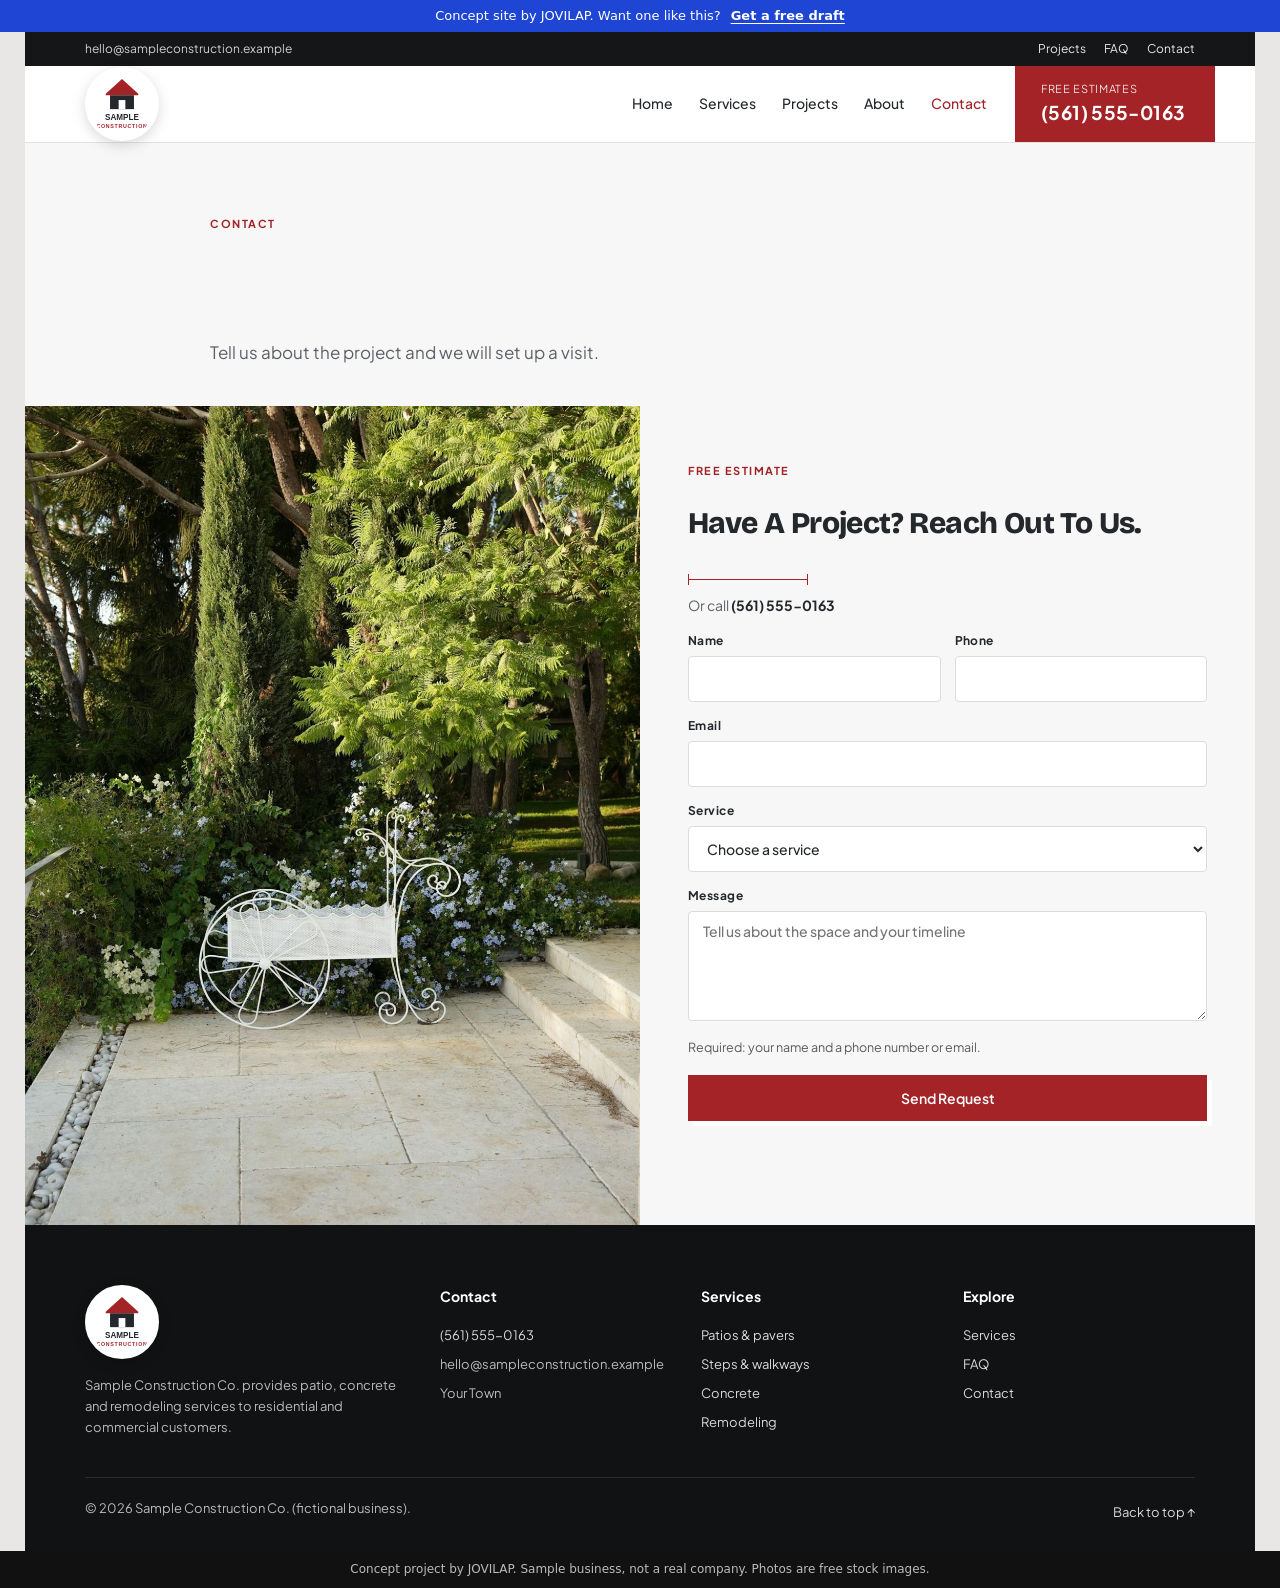
<file: samples/construction/contact.html>
<!doctype html>
<html lang="en">
<head>
<meta charset="utf-8">
<meta name="viewport" content="width=device-width, initial-scale=1">
<script>(function(){try{var d=document.documentElement;if(window.matchMedia&&!matchMedia('(prefers-reduced-motion: reduce)').matches&&'IntersectionObserver' in window){d.classList.add('anim');setTimeout(function(){if(!window.__rv)d.classList.remove('anim')},2500)}}catch(e){}})();</script>
<meta name="robots" content="noindex, nofollow">
<title>Contact | Sample Construction Co.</title>
<meta name="description" content="Paver patios, steps, concrete and pool-deck work plus kitchen, bathroom and basement remodeling (concept website).">
<link rel="preconnect" href="https://fonts.googleapis.com">
<link rel="preconnect" href="https://fonts.gstatic.com" crossorigin>
<link rel="preconnect" href="https://fonts.googleapis.com">
<link rel="stylesheet" href="https://fonts.googleapis.com/css2?family=Plus+Jakarta+Sans:wght@400;500;600;700;800&amp;family=Bricolage+Grotesque:opsz,wght@12..96,700;12..96,800&amp;display=swap">
<style>
body{margin:0;background:#E9E6E6}
*{box-sizing:border-box}
a{color:#A32326}a:hover{color:#7d1a1c}
.wc{--bur:#A32326;--bur-d:#7d1a1c;--ink:#24272B;--mute:#5d6167;--dark:#222222;--foot:#101213;--pale:#F7F7F7;--ivory:#F0ECE3;--line:#e3e3e3;font-family:'Plus Jakarta Sans',ui-sans-serif,system-ui,-apple-system,'Segoe UI',sans-serif;color:var(--ink);background:#fff;max-width:1230px;margin:0 auto;font-size:15px;line-height:1.6;overflow:hidden}
.wrap{max-width:900px;margin:0 auto;padding-left:max(20px,env(safe-area-inset-left,0px));padding-right:max(20px,env(safe-area-inset-right,0px))}
.wide{max-width:1150px;margin:0 auto;padding-left:max(20px,env(safe-area-inset-left,0px));padding-right:max(20px,env(safe-area-inset-right,0px))}
h1,h2,h3{margin:0;text-wrap:balance;letter-spacing:-.01em;color:var(--ink)}
p{margin:0}
.eyebrow{font-size:11px;font-weight:700;letter-spacing:.14em;text-transform:uppercase;color:var(--bur)}
.btn{display:inline-flex;align-items:center;justify-content:center;gap:10px;min-height:46px;padding:0 24px;border-radius:999px;font:600 14px/1 'Plus Jakarta Sans',sans-serif;text-decoration:none;border:0;cursor:pointer}
.btn-dark{background:#151617;color:#fff}.btn-dark:hover{background:#000;color:#fff}
.btn-bur{background:var(--bur);color:#fff}.btn-bur:hover{background:var(--bur-d);color:#fff}
.btn:focus-visible,a:focus-visible,button:focus-visible,input:focus-visible,select:focus-visible,textarea:focus-visible{outline:3px solid #f0b400;outline-offset:2px}
.utility{background:#151617;color:#cfcfcf;font-size:12px}
.utility .row{display:flex;justify-content:space-between;align-items:center;min-height:34px;gap:16px;flex-wrap:wrap}
.utility a{color:#e8e8e8;text-decoration:none}
.nav{background:#fff;position:relative;border-bottom:1px solid var(--line)}
.nav .row{display:flex;align-items:center;gap:28px;min-height:76px}
.logo{width:74px;height:74px;border-radius:50%;background:var(--bur);color:#fff;display:flex;flex-direction:column;align-items:center;justify-content:center;font-weight:800;letter-spacing:.04em;line-height:1;margin-top:-20px;margin-bottom:-20px;border:4px solid #fff;box-shadow:0 4px 14px rgba(0,0,0,.15);flex:none;text-decoration:none}
.logo span{font-size:7px;letter-spacing:.18em;margin-top:4px;font-weight:600}
.links{display:flex;gap:26px;margin-left:auto;font-size:14px;font-weight:500}
.links a{color:var(--ink);text-decoration:none}.links a:hover{color:var(--bur)}
.callpanel{background:var(--bur);color:#fff;align-self:stretch;display:flex;flex-direction:column;justify-content:center;padding:0 26px;margin-right:calc(-1 * max(20px,env(safe-area-inset-right,0px)));text-decoration:none;min-width:200px}
.callpanel small{font-size:11px;opacity:.85;letter-spacing:.06em;text-transform:uppercase}
.callpanel b{font-size:19px;letter-spacing:.02em;color:#fff}
.menubtn{display:none;margin-left:auto;width:46px;height:46px;border-radius:50%;border:1px solid var(--line);background:#fff;align-items:center;justify-content:center;cursor:pointer}
.mobmenu{display:flex;flex-direction:column;border-top:1px solid var(--line);background:#fff}
.mobmenu a{padding:14px 20px;color:var(--ink);text-decoration:none;border-bottom:1px solid var(--line);font-weight:600}
.hero{position:relative;background:#fff;overflow:hidden}
.hero .grid{position:absolute;inset:0;background-image:linear-gradient(rgba(36,39,43,.05) 1px,transparent 1px),linear-gradient(90deg,rgba(36,39,43,.05) 1px,transparent 1px);background-size:44px 44px;pointer-events:none}
.hero .row{position:relative;display:grid;grid-template-columns:1.05fr 1fr;align-items:end;gap:24px;min-height:500px}
.hero .copy{padding:56px 0 64px;display:flex;flex-direction:column;gap:20px;align-self:center}
.proof{display:flex;align-items:center;gap:12px;font-size:13px;color:var(--mute)}
.avs{display:flex}.avs i{width:34px;height:34px;border-radius:50%;border:2px solid #fff;margin-left:-8px;background:#ddd center/cover;display:block}.avs i:first-child{margin-left:0}
.stars{color:#E3A008;letter-spacing:2px;font-size:13px}
.hero h1{font-size:46px;line-height:1.1;font-weight:700}
.hero p.lead{max-width:440px;color:var(--mute)}
.heroart{position:relative;height:500px;display:flex;align-items:flex-end;justify-content:center}
.circle{position:absolute;bottom:-90px;left:50%;transform:translateX(-50%);width:470px;height:470px;border-radius:50%;background:#2a2c30}
.cutout{position:relative;width:400px;height:400px;border-radius:50%;overflow:hidden;margin-bottom:30px;border:8px solid #fff;box-shadow:0 18px 40px rgba(0,0,0,.25)}
.cutout img{width:100%;height:100%;object-fit:cover;object-position:62% 50%}
.chip{position:absolute;background:#fff;border-radius:14px;box-shadow:0 10px 30px rgba(0,0,0,.14);padding:12px 16px;font-size:13px;display:flex;gap:10px;align-items:center}
.chip b{display:block;font-size:14px;color:var(--ink)}
.booking{background:var(--pale);padding-block:44px}
.booking h2{text-align:center;font-size:22px;font-weight:700;margin-bottom:18px}
.bform{display:flex;background:#fff;border-radius:999px;padding:6px;box-shadow:0 4px 18px rgba(0,0,0,.06);max-width:720px;margin:0 auto;gap:6px}
.bform select,.bform input{flex:1;min-width:0;border:0;background:transparent;font:500 14px 'Plus Jakarta Sans',sans-serif;color:var(--ink);padding:0 16px;min-height:46px}
.bform .sep{width:1px;background:var(--line);margin:8px 0}
.sources{display:flex;justify-content:center;gap:28px;flex-wrap:wrap;margin-top:22px;font-size:12px;color:var(--mute);align-items:center}
.sources span{display:inline-flex;gap:8px;align-items:center;font-weight:600;color:#3a3d42}
.intro{padding-block:80px 0}
.intro .head{display:flex;justify-content:space-between;gap:30px;align-items:flex-end;flex-wrap:wrap}
.intro h2{font-size:34px;line-height:1.2;font-weight:700;max-width:620px}
.intro h2 em{font-style:normal;color:#a9abaf}
.vanimg{margin-top:36px;width:100%;aspect-ratio:16/8;object-fit:cover;display:block;border-radius:4px;max-width:100%}
.roofline{display:block;width:100%;height:70px;margin-top:-1px}
.about{background:var(--pale);padding-block:20px 80px}
.about .row{display:grid;grid-template-columns:1fr 1fr;gap:56px;align-items:center}
.about .ph{position:relative}
.about .ph img{width:100%;aspect-ratio:1/1.02;object-fit:cover;display:block;border-radius:4px;max-width:100%}
.about .cap{position:absolute;left:18px;bottom:18px;right:18px;background:#fff;padding:14px 18px;font-size:14px;font-weight:600;border-radius:4px}
.about .cap mark{background:none;color:var(--bur)}
.about h2{font-size:30px;line-height:1.2;margin:10px 0 14px}
.checks{list-style:none;padding:0;margin:18px 0 0;display:flex;flex-direction:column;gap:10px;font-size:13px;font-weight:600;text-transform:uppercase;letter-spacing:.04em}
.checks li{display:flex;gap:10px;align-items:center}
.ck{width:20px;height:20px;border-radius:50%;background:var(--bur);color:#fff;display:inline-flex;align-items:center;justify-content:center;flex:none}
.values{display:grid;grid-template-columns:repeat(3,minmax(0,1fr));gap:36px;margin-top:56px;border-top:1px solid var(--line);padding-top:30px}
.values .n{font-size:12px;color:var(--mute);font-weight:700}
.values h3{font-size:16px;margin:26px 0 6px}
.values p{font-size:13px;color:var(--mute)}
.banner{padding-block:70px}
.banner .box{position:relative;background:#141516;color:#fff;border-radius:6px;overflow:hidden;text-align:center;padding:56px 24px;max-width:900px;margin:0 auto}
.banner .box:before,.banner .box:after{content:"";position:absolute;width:520px;height:520px;border-radius:50%;border:70px solid rgba(255,255,255,.035)}
.banner .box:before{left:-220px;top:-260px}.banner .box:after{right:-240px;bottom:-300px}
.banner small{position:relative;display:block;font-size:12px;opacity:.75;margin-bottom:10px}
.banner h2{position:relative;color:#fff;font-size:30px;line-height:1.15;font-weight:800;text-transform:uppercase;max-width:620px;margin:0 auto 22px}
.banner .btn{position:relative}
.services{padding-block:20px 60px;text-align:center}
.services h2{font-size:32px;margin:8px 0 10px}
.services .sub{color:var(--mute);max-width:560px;margin:0 auto}
.scards{display:grid;grid-template-columns:repeat(3,minmax(0,1fr));gap:22px;margin-top:40px;text-align:left}
.scard{background:var(--pale);border-radius:4px;overflow:hidden;display:flex;flex-direction:column}
.scard img{width:100%;aspect-ratio:4/3;object-fit:cover;display:block}
.scard .b{padding:20px 20px 24px;display:flex;flex-direction:column;gap:8px}
.scard h3{font-size:17px}
.scard p{font-size:13px;color:var(--mute)}
.scard ul{margin:6px 0 0;padding:0;list-style:none;font-size:13px;display:flex;flex-direction:column;gap:6px}
.scard li:before{content:"";display:inline-block;width:6px;height:6px;border-radius:50%;background:var(--bur);margin-right:8px;vertical-align:middle}
.carousel{padding-block:10px 70px}
.track{display:flex;gap:16px;overflow-x:auto;scroll-snap-type:x mandatory;scrollbar-width:none;padding-left:max(20px,env(safe-area-inset-left,0px));padding-right:20px}
.track::-webkit-scrollbar{display:none}
.slide{position:relative;flex:0 0 340px;aspect-ratio:1/1;scroll-snap-align:start;border-radius:4px;overflow:hidden;max-width:80vw}
.slide img{width:100%;height:100%;object-fit:cover;display:block}
.slide:after{content:"";position:absolute;inset:0;background:linear-gradient(to top,rgba(0,0,0,.72),rgba(0,0,0,0) 55%)}
.slide b{position:absolute;left:20px;bottom:18px;color:#fff;font-size:17px;z-index:1}
.cctrl{display:flex;align-items:center;justify-content:center;gap:16px;margin-top:22px}
.arrow{width:46px;height:46px;border-radius:50%;background:var(--bur);color:#fff;border:0;display:inline-flex;align-items:center;justify-content:center;cursor:pointer}
.arrow:hover{background:var(--bur-d)}
.dashes{display:flex;gap:6px}.dashes i{width:18px;height:3px;background:#d6d6d6;display:block}.dashes i.on{background:var(--bur);width:30px}
.stats{background:var(--pale);padding-block:80px}
.stats .row{display:grid;grid-template-columns:1fr 1fr;gap:56px;align-items:start}
.tiles{display:grid;grid-template-columns:repeat(2,minmax(0,1fr));gap:14px}
.tile{background:#fff;border-radius:4px;aspect-ratio:1/1;padding:22px;display:flex;flex-direction:column;justify-content:flex-end;gap:4px}
.tile b{font-size:42px;line-height:1;font-weight:700}
.tile span{font-size:13px;color:var(--mute)}
.stats h2{font-size:30px;line-height:1.2;margin:10px 0 14px}
.stats .more{margin-top:70px;padding-top:24px;border-top:1px solid var(--line)}
.stats .more h3{font-size:16px;margin-bottom:6px}
.txtlink{font-weight:700;font-size:13px;text-transform:uppercase;letter-spacing:.06em;text-decoration:none;color:var(--bur);display:inline-flex;gap:8px;align-items:center;margin-top:16px}
.coverage{background:var(--ivory);padding-block:70px}
.coverage .row{display:grid;grid-template-columns:.8fr 1.2fr;gap:40px;align-items:center}
.coverage h2{font-size:32px;line-height:1.15;margin:10px 0 14px}
.mapsvg{width:100%;height:auto;display:block}
.sectors{padding-block:80px 30px;display:flex;flex-direction:column;gap:22px}
.sector{display:grid;grid-template-columns:1fr 1fr;background:#222;color:#fff;border-radius:6px;overflow:hidden;min-height:300px}
.sector .t{padding:40px;display:flex;flex-direction:column;justify-content:space-between;gap:20px}
.sector h3{color:#fff;font-size:22px}
.sector p{font-size:13px;color:#bdbdbd;max-width:380px}
.sector img{width:100%;height:100%;object-fit:cover;display:block;min-height:260px}
.sector a{color:#ff8b8d;font-weight:700;font-size:13px;text-decoration:none}
.projects{padding-block:60px 30px}
.projects .head{display:flex;justify-content:space-between;gap:30px;flex-wrap:wrap;align-items:flex-end;padding-bottom:22px;border-bottom:1px solid var(--line)}
.projects h2{font-size:30px}
.projects .head p{max-width:460px;color:var(--mute);font-size:14px}
.pgrid{display:grid;grid-template-columns:1fr 1fr;gap:22px;margin-top:26px}
.pgrid img{width:100%;aspect-ratio:4/3;object-fit:cover;display:block;border-radius:4px}
.pgrid figure{margin:0}
.pgrid figcaption{font-size:13px;margin-top:10px;font-weight:600}
.pgrid figcaption span{display:block;color:var(--mute);font-weight:400;font-size:12px}
.banner2{background:var(--pale)}
.why{padding-block:80px;text-align:center}
.why h2{font-size:32px;margin:8px 0 10px}
.why .sub{color:var(--mute);max-width:560px;margin:0 auto}
.why .row{display:grid;grid-template-columns:1fr 1fr;gap:16px;margin-top:40px;text-align:left}
.why .row>img{width:100%;height:100%;min-height:420px;object-fit:cover;display:block;border-radius:4px}
.fcards{display:grid;grid-template-columns:repeat(2,minmax(0,1fr));gap:16px}
.fcard{background:#222;color:#fff;border-radius:4px;padding:26px 22px;display:flex;flex-direction:column;gap:12px}
.fcard h3{color:#fff;font-size:16px}
.fcard p{font-size:13px;color:#bcbcbc}
.ic{width:42px;height:42px;border:1px solid #4a4a4a;border-radius:8px;display:flex;align-items:center;justify-content:center;color:#e8e8e8}
.words{background:#151617;color:#fff;overflow:hidden;white-space:nowrap;padding-block:16px;font-size:14px;letter-spacing:.06em}
.words .mq{display:inline-flex;gap:26px;animation:mq 40s linear infinite}
.words em{font-style:normal;color:#ff8b8d}
@keyframes mq{to{transform:translateX(-50%)}}
@media (prefers-reduced-motion:reduce){.words .mq{animation:none}}
.reviews{position:relative;padding-block:80px 60px;text-align:center}
.reviews h2{font-size:32px;margin:8px 0 10px}
.reviews .sub{color:var(--mute);max-width:520px;margin:0 auto}
.rgrid{display:grid;grid-template-columns:repeat(2,minmax(0,1fr));gap:20px;margin:40px auto 0;max-width:780px;text-align:left}
.rv{padding:24px;border-radius:4px;background:#fff;box-shadow:0 1px 0 var(--line),0 0 0 1px var(--line)}
.rv q{display:block;font-size:15px;line-height:1.6;quotes:"\201C" "\201D"}
.rv .who{display:flex;justify-content:space-between;align-items:center;margin-top:16px;font-size:12px;color:var(--mute)}
.sketch{position:absolute;top:120px;width:150px;opacity:.5;pointer-events:none}
.findus{display:flex;justify-content:center;gap:16px;flex-wrap:wrap;margin-top:34px}
.findus a{display:inline-flex;align-items:center;gap:10px;padding:12px 20px;border:1px solid var(--line);border-radius:999px;text-decoration:none;color:var(--ink);font-weight:600;font-size:14px;min-height:46px}
.findus a:hover{border-color:var(--bur);color:var(--bur)}
.faq{padding-block:70px}
.faq .row{display:grid;grid-template-columns:.8fr 1.2fr;gap:50px}
.faq h2{font-size:30px;line-height:1.2;margin:10px 0 14px}
.qa{border-bottom:1px solid var(--line)}
.qa button{width:100%;display:flex;justify-content:space-between;gap:16px;align-items:center;background:none;border:0;padding:20px 0;font:600 15px 'Plus Jakarta Sans',sans-serif;color:var(--ink);text-align:left;cursor:pointer;min-height:46px}
.qa .ans{padding:0 0 20px;font-size:14px;color:var(--mute);max-width:560px}
.contact{display:grid;grid-template-columns:1fr 1fr}
.contact>img{width:100%;height:100%;object-fit:cover;display:block;min-height:560px}
.cform{background:var(--pale);padding:56px 48px;display:flex;flex-direction:column;gap:14px}
.cform h2{font-size:30px;margin:6px 0 6px}
.field{display:flex;flex-direction:column;gap:6px}
.field label{font-size:12px;font-weight:700;letter-spacing:.04em}
.field input,.field select,.field textarea{border:1px solid #dcdcdc;background:#fff;border-radius:4px;min-height:46px;padding:10px 14px;font:500 14px 'Plus Jakarta Sans',sans-serif;color:var(--ink);width:100%}
.field textarea{min-height:110px;resize:vertical}
.two{display:grid;grid-template-columns:1fr 1fr;gap:14px}
.err{color:#a3171a;font-size:12px;font-weight:600}
.note{font-size:13px;background:#fff;border-left:3px solid var(--bur);padding:12px 14px}
footer{background:var(--foot);color:#b7b9bc;padding-block:60px 24px;font-size:13px}
footer .cols{display:grid;grid-template-columns:1.4fr 1fr 1fr 1fr;gap:30px}
footer h4{color:#fff;font-size:14px;margin:0 0 14px}
footer a{color:#d9d9d9;text-decoration:none;display:block;padding:4px 0}
footer a:hover{color:#fff}
footer .base{border-top:1px solid #2a2c2f;margin-top:40px;padding-top:20px;display:flex;justify-content:space-between;gap:16px;flex-wrap:wrap}
@media (max-width:900px){
 .links,.callpanel{display:none}.menubtn{display:inline-flex}
 .hero .row,.about .row,.stats .row,.coverage .row,.faq .row,.why .row,.contact,.sector{grid-template-columns:1fr}
 .hero .copy{padding:40px 0 10px}.hero h1{font-size:36px}
 .heroart{height:380px}.circle{width:360px;height:360px;bottom:-70px}.cutout{width:300px;height:300px}
 .values,.scards{grid-template-columns:1fr}
 .pgrid{grid-template-columns:1fr}
 .sector.flip img{order:-1}
 .sector img{min-height:220px;max-height:280px}
 .why .row>img{min-height:260px}
 .rgrid{grid-template-columns:1fr}.sketch{display:none}
 .contact>img{min-height:260px;max-height:320px}
 .cform{padding:40px max(20px,env(safe-area-inset-right,0px)) 40px max(20px,env(safe-area-inset-left,0px))}
 footer .cols{grid-template-columns:1fr 1fr}
 .intro h2,.services h2,.why h2,.reviews h2,.coverage h2{font-size:28px}
}
@media (max-width:560px){
 .bform{flex-direction:column;border-radius:16px}.bform .sep{width:auto;height:1px;margin:0 8px}
 .fcards,.two,.tiles{grid-template-columns:1fr 1fr}
 .fcards{grid-template-columns:1fr}
 footer .cols{grid-template-columns:1fr}
 .chip.c2{display:none}
 .banner h2{font-size:24px}
 .utility .hide{display:none}
}
</style>
<style>[hidden]{display:none!important}html{scroll-behavior:smooth}@media (prefers-reduced-motion:reduce){html{scroll-behavior:auto}}
.concept-note{background:#111;color:#bbb;font:12px/1.4 system-ui,-apple-system,'Segoe UI',sans-serif;text-align:center;padding:10px max(16px,env(safe-area-inset-left,0px))}.logo{background:#fff;overflow:hidden;padding:0}.logo img{width:100%;height:100%;object-fit:cover;display:block;transform:scale(1.12)}</style>
<style data-anim>
/* ---- motion: baseline ---- */
.anim [data-a]{transition-delay:var(--d,0s)}
.anim [data-a="rv"]{opacity:0;transform:translateY(18px);transition:opacity .6s cubic-bezier(.2,.7,.2,1),transform .7s cubic-bezier(.2,.7,.2,1);transition-delay:var(--d,0s)}
.anim [data-a="fade"]{opacity:0;transition:opacity .7s cubic-bezier(.2,.7,.2,1);transition-delay:var(--d,0s)}
.anim [data-a="mask-up"]{clip-path:inset(100% 0 0 0);transition:clip-path 1s cubic-bezier(.65,0,.25,1);transition-delay:var(--d,0s)}
.anim [data-a="mask-down"]{clip-path:inset(0 0 100% 0);transition:clip-path 1s cubic-bezier(.65,0,.25,1);transition-delay:var(--d,0s)}
.anim [data-a="mask-left"]{clip-path:inset(0 100% 0 0);transition:clip-path 1.1s cubic-bezier(.65,0,.25,1);transition-delay:var(--d,0s)}
.anim [data-a="mask-right"]{clip-path:inset(0 0 0 100%);transition:clip-path 1.1s cubic-bezier(.65,0,.25,1);transition-delay:var(--d,0s)}
.anim [data-a].is-in{opacity:1;transform:none;clip-path:inset(0 0 0 0)}
@media (prefers-reduced-motion:no-preference){
 .btn,a.btn,button,.call,.lrow,.txtlink{transition:transform .2s ease,box-shadow .2s ease,background-color .2s ease,color .2s ease,border-color .2s ease}
 .btn:hover,a.btn:hover{transform:translateY(-2px)}
 .btn:active,a.btn:active{transform:translateY(0)}
 [data-faq-a]:not([hidden]),[data-if="menuOpen"]:not([hidden]){animation:mIn .3s cubic-bezier(.2,.7,.2,1)}
 @keyframes mIn{from{opacity:0;transform:translateY(-6px)}to{opacity:1;transform:none}}
}
a:focus-visible,button:focus-visible,input:focus-visible,select:focus-visible,textarea:focus-visible{outline:2px solid currentColor;outline-offset:3px}

.anim .hero [data-a="shape"].is-in{transform:translateX(-50%)}
.anim [data-a="shape"]{opacity:0;transform:translateX(-50%) scale(.72);transform-origin:50% 100%;transition:opacity .6s cubic-bezier(.2,.7,.2,1),transform 1s cubic-bezier(.2,.7,.2,1);transition-delay:var(--d,0s)}
.anim [data-a="cutout"]{opacity:0;transform:translateY(34px) scale(.92);transition:opacity .6s cubic-bezier(.2,.7,.2,1),transform 1.1s cubic-bezier(.2,.7,.2,1);transition-delay:var(--d,0s)}
.anim [data-a="cutout"] img{transform:scale(1.18);transition:transform 1.8s cubic-bezier(.2,.7,.2,1) .2s}
.anim [data-a="cutout"].is-in img{transform:scale(1)}

@keyframes h-rv{from{opacity:0;transform:translateY(18px)}to{opacity:1;transform:none}}
@keyframes h-fade{from{opacity:0}to{opacity:1}}
@keyframes h-mask-up{from{clip-path:inset(100% 0 0 0)}to{clip-path:inset(0 0 0 0)}}
@keyframes h-shape{from{opacity:0;transform:translateX(-50%) scale(.72)}to{opacity:1;transform:translateX(-50%)}}
@keyframes h-cutout{from{opacity:0;transform:translateY(34px) scale(.92)}to{opacity:1;transform:none}}
@keyframes h-zoom{from{transform:scale(1.16)}to{transform:scale(1)}}
@keyframes h-wipe{from{clip-path:inset(0 0 0 100%)}to{clip-path:inset(0 0 0 0)}}
@keyframes h-frame-img{from{clip-path:inset(100% 0 0 0);transform:scale(1.1)}to{clip-path:inset(0 0 0 0);transform:scale(1)}}
@keyframes h-frame-bg{from{opacity:0;transform:translate(-14px,-14px)}to{opacity:1;transform:none}}
@keyframes h-brush{from{-webkit-mask-position:100% 0%;mask-position:100% 0%}to{-webkit-mask-position:0% 0%;mask-position:0% 0%}}
@keyframes h-stack-a{from{opacity:0;transform:translateY(40px) rotate(0deg)}to{opacity:1;transform:rotate(-7deg)}}
@keyframes h-stack-b{from{opacity:0;transform:translateY(40px) rotate(0deg)}to{opacity:1;transform:rotate(5deg)}}
@keyframes h-cine{0%{clip-path:inset(16% 0 16% 0);transform:scale(1.12);filter:brightness(.35)}100%{clip-path:inset(0 0 0 0);transform:scale(1);filter:brightness(1)}}
.anim .hero .proof{animation:h-rv 0.7s cubic-bezier(.2,.7,.2,1) 0.00s both}
.anim .hero h1{animation:h-rv 0.7s cubic-bezier(.2,.7,.2,1) 0.08s both}
.anim .hero .lead{animation:h-rv 0.7s cubic-bezier(.2,.7,.2,1) 0.16s both}
.anim .hero .copy .btn{animation:h-rv 0.7s cubic-bezier(.2,.7,.2,1) 0.24s both}
.anim .hero .circle{animation:h-shape 1.0s cubic-bezier(.2,.7,.2,1) 0.05s both}
.anim .hero .cutout{animation:h-cutout 1.1s cubic-bezier(.2,.7,.2,1) 0.20s both}
.anim .hero .cutout img{animation:h-zoom 1.8s cubic-bezier(.2,.7,.2,1) 0.40s both}
.anim .hero .chip{animation:h-rv 0.7s cubic-bezier(.2,.7,.2,1) 0.75s both}
.anim .hero .chip:nth-child(2){animation-delay:0.87s}
.anim .hero .chip:nth-child(3){animation-delay:0.99s}
.anim .hero .chip:nth-child(4){animation-delay:1.11s}
.anim .hero .chip:nth-child(5){animation-delay:1.23s}
.anim .hero .chip:nth-child(6){animation-delay:1.35s}
.anim .hero .chip:nth-child(7){animation-delay:1.47s}
.anim .hero .chip:nth-child(8){animation-delay:1.59s}</style>
<style data-premium>
.mbar{display:none}
@media (max-width:720px){
 body{padding-bottom:calc(76px + env(safe-area-inset-bottom,0px))}
 .mbar{display:flex;gap:10px;position:fixed;left:0;right:0;bottom:0;z-index:60;padding:10px max(16px,env(safe-area-inset-right,0px)) calc(10px + env(safe-area-inset-bottom,0px)) max(16px,env(safe-area-inset-left,0px));
  background:rgba(255,255,255,.94);-webkit-backdrop-filter:blur(10px);backdrop-filter:blur(10px);border-top:1px solid rgba(0,0,0,.08);
  transform:translateY(110%);transition:transform .3s cubic-bezier(.2,.7,.2,1);font-family:'Plus Jakarta Sans',system-ui,sans-serif}
 .mbar.show{transform:none}
 .mbar a{flex:1;display:flex;align-items:center;justify-content:center;gap:8px;min-height:48px;border-radius:12px;font-weight:700;font-size:15px;text-decoration:none}
 .mbar .c{border:1.5px solid #24272B;color:#24272B;background:#fff}
 .mbar .e{background:#A32326;color:#fff}
}
@media (prefers-reduced-motion:reduce){.mbar{transition:none}}
nav a[aria-current="true"]{text-decoration:underline;text-decoration-thickness:2px;text-underline-offset:7px;text-decoration-color:#A32326}
.req{font-size:12.5px;opacity:.75;margin:2px 0 4px}
button[aria-busy="true"]{opacity:.75;cursor:progress}
</style>
<style data-navfix>
[id]{scroll-margin-top:calc(var(--hh,84px) + 14px)}
.menubtn{width:auto!important;padding:0 14px 0 12px!important;gap:8px;font:inherit;font-weight:700;font-size:14px;color:inherit}
.menubtn .i-close{display:none}.menubtn.is-open .i-close{display:block}.menubtn.is-open .i-open{display:none}
[data-if="menuOpen"]{max-height:calc(100vh - var(--hh,84px));max-height:calc(100dvh - var(--hh,84px));overflow:auto;overscroll-behavior:contain}
.mcta{font-weight:800!important}

.wc{overflow:visible;overflow-x:clip}
header.nav{position:sticky;top:0;z-index:70;background:#fff;transition:box-shadow .2s ease}
header.nav.is-stuck{box-shadow:0 6px 20px rgba(0,0,0,.08)}
header.nav .logo{transition:margin .25s ease,transform .25s ease}
header.nav.is-stuck .logo{margin-top:0;margin-bottom:0;transform:scale(.86)}
@media (max-width:980px){header.nav .wide.row{min-height:76px}}

.pagehead{background:#F7F7F7;padding:72px 0 40px}
.pagehead h1{font-size:clamp(36px,5vw,60px);line-height:1.08;margin-top:10px;max-width:18ch}
.pagehead p{color:var(--mute);max-width:56ch;margin-top:14px;font-size:17px}
nav a[aria-current="page"]{color:#A32326}
</style>
<link rel="stylesheet" href="style-motion.css">
</head>
<body>
<div class="jvbar" role="note"><style>.jvbar{position:relative;z-index:9999;display:flex;flex-wrap:wrap;justify-content:center;align-items:center;gap:4px 10px;padding:7px 16px;background:#1E45D3;color:#fff;font:500 13px/1.35 system-ui,-apple-system,"Segoe UI",Arial,sans-serif;text-align:center}.jvbar a{color:#fff;font-weight:700;text-decoration:underline;text-underline-offset:3px;white-space:nowrap}.jvbar a:hover,.jvbar a:focus-visible{color:#FFD466}.jvbar a:focus-visible{outline:2px solid #fff;outline-offset:2px}</style><span>Concept site by JOVILAP. Want one like this?</span><a href="../../#contact">Get a free draft</a></div>
<script src="style-motion.js"></script>
<div class="wc">

<div class="utility"><div class="wide row">
<span>hello@sampleconstruction.example</span>
<span class="hide" style="display:flex;gap:18px"><a href="projects.html">Projects</a><a href="about.html#faq">FAQ</a><a href="contact.html">Contact</a></span>
</div></div>

<header class="nav"><div class="wide row">
<a class="logo" href="index.html" aria-label="Sample Construction Co. home"><img src="img/logo.svg" alt=""></a>
<nav class="links" aria-label="Main">
<a href="index.html">Home</a><a href="services.html">Services</a><a href="projects.html">Projects</a><a href="about.html">About</a><a href="contact.html" aria-current="page">Contact</a>
</nav>
<a class="callpanel" href="tel:+15615550163"><small>Free estimates</small><b>(561) 555-0163</b></a>
<button class="menubtn" type="button" aria-label="Open menu" aria-expanded="false"><svg class="i-open" width="20" height="20" viewBox="0 0 24 24" fill="none" stroke="currentColor" stroke-width="2" aria-hidden="true"><path d="M4 7h16M4 12h16M4 17h16"/></svg><svg class="i-close" width="20" height="20" viewBox="0 0 24 24" fill="none" stroke="currentColor" stroke-width="2" aria-hidden="true"><path d="M6 6l12 12M18 6L6 18"/></svg><span class="mlbl">Menu</span></button>
</div>
<div data-if="menuOpen" hidden>
<nav class="mobmenu" aria-label="Mobile">
<a href="index.html">Home</a><a href="services.html">Services</a><a href="projects.html">Projects</a><a href="about.html">About</a><a href="contact.html" aria-current="page">Contact</a><a href="tel:+15615550163" style="color:#A32326">Call (561) 555-0163</a><a class="mcta" href="contact.html" style="background:#A32326;color:#fff">Get a free estimate</a>
</nav>
</div>
</header>

<section class="pagehead" id="top"><div class="wrap"><div class="eyebrow">Contact</div><h1>Request A Free Estimate</h1><p>Tell us about the project and we will set up a visit.</p></div></section>

<section class="contact" id="contact">
<img src="img/st-garden-steps.jpg" alt="Light stone patio in a garden" style="object-position:50% 60%">
<form class="cform" novalidate="novalidate">
<div class="eyebrow">Free estimate</div>
<h2>Have A Project? Reach Out To Us.</h2>
<p style="color:var(--mute);font-size:14px">Or call <b style="color:#24272B">(561) 555-0163</b></p>
<div class="two">
<div class="field"><label for="cn">Name</label><input id="cn" autocomplete="name"></div>
<div class="field"><label for="cp">Phone</label><input id="cp" type="tel" autocomplete="tel"></div>
</div>
<div class="field"><label for="ce">Email</label><input id="ce" type="email" autocomplete="email"></div>
<div class="field"><label for="cs">Service</label><select id="cs"><option value="">Choose a service</option><option>Patios &amp; pavers</option><option>Steps &amp; walkways</option><option>Concrete &amp; driveways</option><option>Pool decks</option><option>Kitchen remodeling</option><option>Bathroom remodeling</option><option>Basement finishing</option><option>Other remodeling</option></select></div>
<div class="field"><label for="cm">Message</label><textarea id="cm" placeholder="Tell us about the space and your timeline"></textarea></div>
<div data-if="error" hidden><div class="err" role="alert"><span data-bind="error"></span></div></div>
<div data-if="sent" hidden><div class="note" role="status">Thanks, <span data-bind="f_name"></span>. This is a sample site, so the form isn't connected yet. On a real site, requests go straight to the contractor.</div></div>
<p class="req">Required: your name and a phone number or email.</p>
<button class="btn btn-bur" type="submit" style="width:100%">Send Request</button>
</form>
</section>

<footer><div class="wide">
<div class="cols">
<div><a class="logo" href="#top" style="margin:0 0 16px" aria-label="Sample Construction Co. home"><img src="img/logo.svg" alt=""></a><p>Sample Construction Co. provides patio, concrete and remodeling services to residential and commercial customers.</p></div>
<div><h4>Contact</h4><a href="tel:+15615550163">(561) 555-0163</a><span style="display:block;padding:4px 0">hello@sampleconstruction.example</span><span style="display:block;padding:4px 0">Your Town</span></div>
<div><h4>Services</h4><a href="services.html">Patios &amp; pavers</a><a href="services.html">Steps &amp; walkways</a><a href="services.html">Concrete</a><a href="services.html#trk">Remodeling</a></div>
<div><h4>Explore</h4><a href="services.html">Services</a><a href="about.html#faq">FAQ</a><a href="contact.html">Contact</a></div>
</div>
<div class="base"><span>© 2026 Sample Construction Co. (fictional business).</span><a href="#top" style="display:inline">Back to top ↑</a></div>
</div></footer>

</div>
<div class="mbar" aria-label="Quick contact"><a class="c" href="tel:+15615550163"><svg width="16" height="16" viewBox="0 0 24 24" fill="none" stroke="currentColor" stroke-width="2" aria-hidden="true"><path d="M22 16.9v3a2 2 0 0 1-2.2 2 19.8 19.8 0 0 1-8.6-3.1 19.5 19.5 0 0 1-6-6A19.8 19.8 0 0 1 2.1 4.2 2 2 0 0 1 4.1 2h3a2 2 0 0 1 2 1.7c.1.9.4 1.8.7 2.7a2 2 0 0 1-.5 2.1L8 9.8a16 16 0 0 0 6 6l1.3-1.3a2 2 0 0 1 2.1-.4c.9.3 1.8.6 2.7.7a2 2 0 0 1 1.7 2z"/></svg>Call</a><a class="e" href="contact.html">Free estimate</a></div>
<p class="concept-note">Concept project by JOVILAP. Sample business, not a real company. Photos are free stock images.</p>
<script>
(function(){
  var $=function(s,r){return (r||document).querySelector(s)}, $$=function(s,r){return Array.prototype.slice.call((r||document).querySelectorAll(s))};
  // menu (mobile everywhere; desktop too where a site has no inline nav)
  var mbs=$$('.menubtn'),panel=$('[data-if="menuOpen"]');
  if(panel&&mbs.length){
    if(!panel.id)panel.id='site-menu';
    mbs.forEach(function(b){b.setAttribute('aria-controls',panel.id)});
    var setOpen=function(o,back){panel.hidden=!o;document.documentElement.classList.toggle('menu-open',o);
      mbs.forEach(function(b){b.setAttribute('aria-expanded',String(o));b.setAttribute('aria-label',o?'Close menu':'Open menu');b.classList.toggle('is-open',o);var l=b.querySelector('.mlbl');if(l)l.textContent=o?'Close':'Menu';});
      if(o){var f=panel.querySelector('a,button');if(f)f.focus({preventScroll:true});}else if(back){var vb=mbs.filter(function(b){return b.offsetParent})[0];if(vb)vb.focus();}};
    mbs.forEach(function(b){b.addEventListener('click',function(e){e.stopPropagation();setOpen(panel.hidden,false)})});
    $$('a',panel).forEach(function(a){a.addEventListener('click',function(){setOpen(false,false)})});
    document.addEventListener('keydown',function(e){if(e.key==='Escape'&&!panel.hidden)setOpen(false,true)});
    document.addEventListener('click',function(e){if(!panel.hidden&&!panel.contains(e.target))setOpen(false,false)});
    window.addEventListener('resize',function(){if(!panel.hidden&&!mbs.some(function(b){return b.offsetParent}))setOpen(false,false)});
  }
  // FAQ accordion
  var qs=$$('[data-faq-a]');
  qs.forEach(function(ans){var btn=ans.parentNode.querySelector('button');btn.addEventListener('click',function(){var open=!ans.hidden;qs.forEach(function(o){o.hidden=true;var b=o.parentNode.querySelector('button');b.setAttribute('aria-expanded','false');var p=b.querySelector('path');if(p)p.setAttribute('d','M12 5v14M5 12h14');});if(!open){ans.hidden=false;btn.setAttribute('aria-expanded','true');var p=btn.querySelector('path');if(p)p.setAttribute('d','M5 12h14');}});});
  // carousel
  var trk=document.getElementById('trk');
  if(trk){var idx=0,dots=$$('.dashes i');var go=function(d){var n=trk.children.length;idx=(idx+d+n)%n;trk.scrollTo({left:trk.children[idx].offsetLeft-trk.offsetLeft,behavior:'smooth'});dots.forEach(function(x,i){x.className=i===idx?'on':''});};
    var ar=$$('.cctrl .arrow');if(ar[0])ar[0].addEventListener('click',function(){go(-1)});if(ar[1])ar[1].addEventListener('click',function(){go(1)});}
  // quick booking strip
  var bf=$('.bform');
  if(bf){bf.addEventListener('submit',function(e){e.preventDefault();var s=$('#qs'),c=$('#cs');if(s&&c)c.value=s.value;var z=$('#qz'),m=$('#cm');if(z&&m&&z.value&&!m.value)m.value='Project ZIP: '+z.value;try{sessionStorage.setItem('qs',s?s.value:'');sessionStorage.setItem('qz',z?z.value:'')}catch(err){}var ct=document.getElementById('contact');if(ct){ct.scrollIntoView({behavior:'smooth'})}else{location.href='contact.html'}});
    var qz=$('#qz');if(qz)qz.addEventListener('input',function(){qz.value=qz.value.replace(/[^0-9]/g,'').slice(0,5)});}
  // forms (preview mode: nothing is sent)
  $$('form').forEach(function(f){if(f.classList.contains('bform'))return;f.setAttribute('novalidate','');
    f.addEventListener('submit',function(e){e.preventDefault();
      var err=f.querySelector('[data-if="error"]'),ok=f.querySelector('[data-if="sent"]');
      var name=f.querySelector('input[autocomplete="name"]'),tel=f.querySelector('input[type="tel"]'),em=f.querySelector('input[type="email"]');
      var msg='';var digits=tel?tel.value.replace(/\D/g,''):'';var emv=em?em.value.trim():'';var emOk=/^[^@\s]+@[^@\s]+\.[^@\s]+$/.test(emv);
      if(name&&!name.value.trim())msg='Please enter your name.';
      else if(em&&tel&&digits.length<10&&!emOk)msg='Add a 10-digit phone number or a valid email so we can reach you.';
      else if(!em&&tel&&digits.length<10)msg='Please enter a 10-digit phone number.';
      else if(em&&emv&&!emOk)msg='That email address looks incomplete.';
      if(err){var t=err.querySelector('[data-bind]')||err;}
      if(msg){if(err){err.querySelector('[data-bind="error"]').textContent=msg;err.hidden=false;}if(ok)ok.hidden=true;return;}
      if(err)err.hidden=true;
      var sb=f.querySelector('[type="submit"]'),lbl=sb?sb.innerHTML:'';
      if(sb){sb.disabled=true;sb.setAttribute('aria-busy','true');sb.innerHTML='<span>Sending…</span>';}
      setTimeout(function(){
        if(sb){sb.disabled=false;sb.removeAttribute('aria-busy');sb.innerHTML=lbl;}
        if(ok){$$('[data-bind="name"]',ok).forEach(function(s){s.textContent=name?name.value.trim():''});
          $$('[data-bind="f_name"]',ok).forEach(function(s){s.textContent=name?name.value.trim():''});ok.hidden=false;ok.scrollIntoView({block:'nearest',behavior:'smooth'});}
      },650);
    });});
})();
</script>

<script>
(function(){
  var d=document.documentElement; window.__rv=1; if(!d.classList.contains('anim'))return;
  var C=[{"s": ".intro .head", "t": "rv"}, {"s": ".intro .vanimg", "t": "mask-left", "d": 0.1}, {"s": ".about .ph img", "t": "mask-up"}, {"s": ".about .values > div", "t": "rv", "st": 0.1}, {"s": ".services h2, .services .sub", "t": "rv", "st": 0.08}, {"s": ".scard", "t": "rv", "st": 0.1}, {"s": ".scard img", "t": "mask-up", "d": 0.15, "st": 0.1}, {"s": ".sector img", "t": "mask-right", "st": 0.12}, {"s": ".projects .head", "t": "rv"}, {"s": ".pgrid img", "t": "mask-up", "st": 0.15}, {"s": ".stats .tile", "t": "rv", "st": 0.08}, {"s": ".why .row > img", "t": "mask-up"}, {"s": ".fcard", "t": "rv", "st": 0.08}, {"s": ".rv", "t": "rv", "st": 0.1}, {"s": ".contact > img", "t": "mask-right"}];
  var hero=[],obs=[];
  C.forEach(function(c){var els=Array.prototype.slice.call(document.querySelectorAll(c.s));
    els.forEach(function(el,i){if(el.hasAttribute('data-a'))return;el.setAttribute('data-a',c.t);
      el.style.setProperty('--d',((c.d||0)+i*(c.st||0)).toFixed(2)+'s');(c.h?hero:obs).push(el);});});
  // observe the parent: a target hidden by its own clip-path never reports as intersecting
  var map=new Map();
  obs.forEach(function(el){var p=el.parentElement||el;if(!map.has(p))map.set(p,[]);map.get(p).push(el);});
  var io=new IntersectionObserver(function(es){es.forEach(function(e){if(e.isIntersecting){(map.get(e.target)||[]).forEach(function(el){el.classList.add('is-in')});io.unobserve(e.target);}});},{rootMargin:'0px 0px -8% 0px',threshold:0});
  map.forEach(function(v,p){io.observe(p)});
})();
</script>
<script>
(function(){
  var bar=document.querySelector('.mbar'),hero=document.querySelector('.hero');
  if(bar&&hero&&'IntersectionObserver' in window){new IntersectionObserver(function(es){bar.classList.toggle('show',!es[0].isIntersecting)},{threshold:0}).observe(hero);}
  else if(bar){bar.classList.add('show');}
  // active section: the last linked section whose top has passed just below the header (stable, no flicker)
  var links=[].slice.call(document.querySelectorAll('nav a[href^="#"]')).filter(function(a){var h=a.getAttribute('href');return h.length>1&&h!=='#top'&&document.getElementById(h.slice(1))});
  if(!links.length)return;
  var ids=[];links.forEach(function(a){var id=a.getAttribute('href').slice(1);if(ids.indexOf(id)<0)ids.push(id)});
  ids.sort(function(a,b){return document.getElementById(a).compareDocumentPosition(document.getElementById(b))&2?1:-1});
  var secs=ids.map(function(id){return document.getElementById(id)});
  var cur=null,tick=false;
  var upd=function(){tick=false;var hh=parseFloat(getComputedStyle(document.documentElement).getPropertyValue('--hh'))||80;var line=hh+Math.min(160,innerHeight*.25);
    var pick=null;secs.forEach(function(s,i){if(s.getBoundingClientRect().top<=line)pick=ids[i]});
    if(Math.ceil(scrollY+innerHeight)>=document.documentElement.scrollHeight-2)pick=ids[ids.length-1];
    if(pick===cur)return;cur=pick;links.forEach(function(a){if(a.getAttribute('href')==='#'+pick)a.setAttribute('aria-current','true');else a.removeAttribute('aria-current')});};
  window.addEventListener('scroll',function(){if(!tick){tick=true;requestAnimationFrame(upd)}},{passive:true});window.addEventListener('resize',upd);upd();
})();
</script>
<script>
(function(){
  var hdr=document.querySelector('header.nav');if(!hdr)return;var d=document.documentElement;
  var set=function(){d.style.setProperty('--hh',Math.round(hdr.getBoundingClientRect().height)+'px')};
  set();window.addEventListener('resize',set);if(document.fonts&&document.fonts.ready)document.fonts.ready.then(set);
  var stuck=function(){hdr.classList.toggle('is-stuck',window.scrollY>40)};stuck();window.addEventListener('scroll',stuck,{passive:true});
  if(location.hash.length>1){var t=document.getElementById(decodeURIComponent(location.hash.slice(1)));if(t)window.addEventListener('load',function(){set();t.scrollIntoView({block:'start'})});}
})();
</script>
<script>(function(){var c=document.getElementById('cs'),m=document.getElementById('cm');if(!c)return;try{var s=sessionStorage.getItem('qs'),z=sessionStorage.getItem('qz');if(s)c.value=s;if(z&&m&&!m.value)m.value='Project ZIP: '+z;sessionStorage.removeItem('qs');sessionStorage.removeItem('qz')}catch(e){}})();</script>
</body>
</html>
</file>
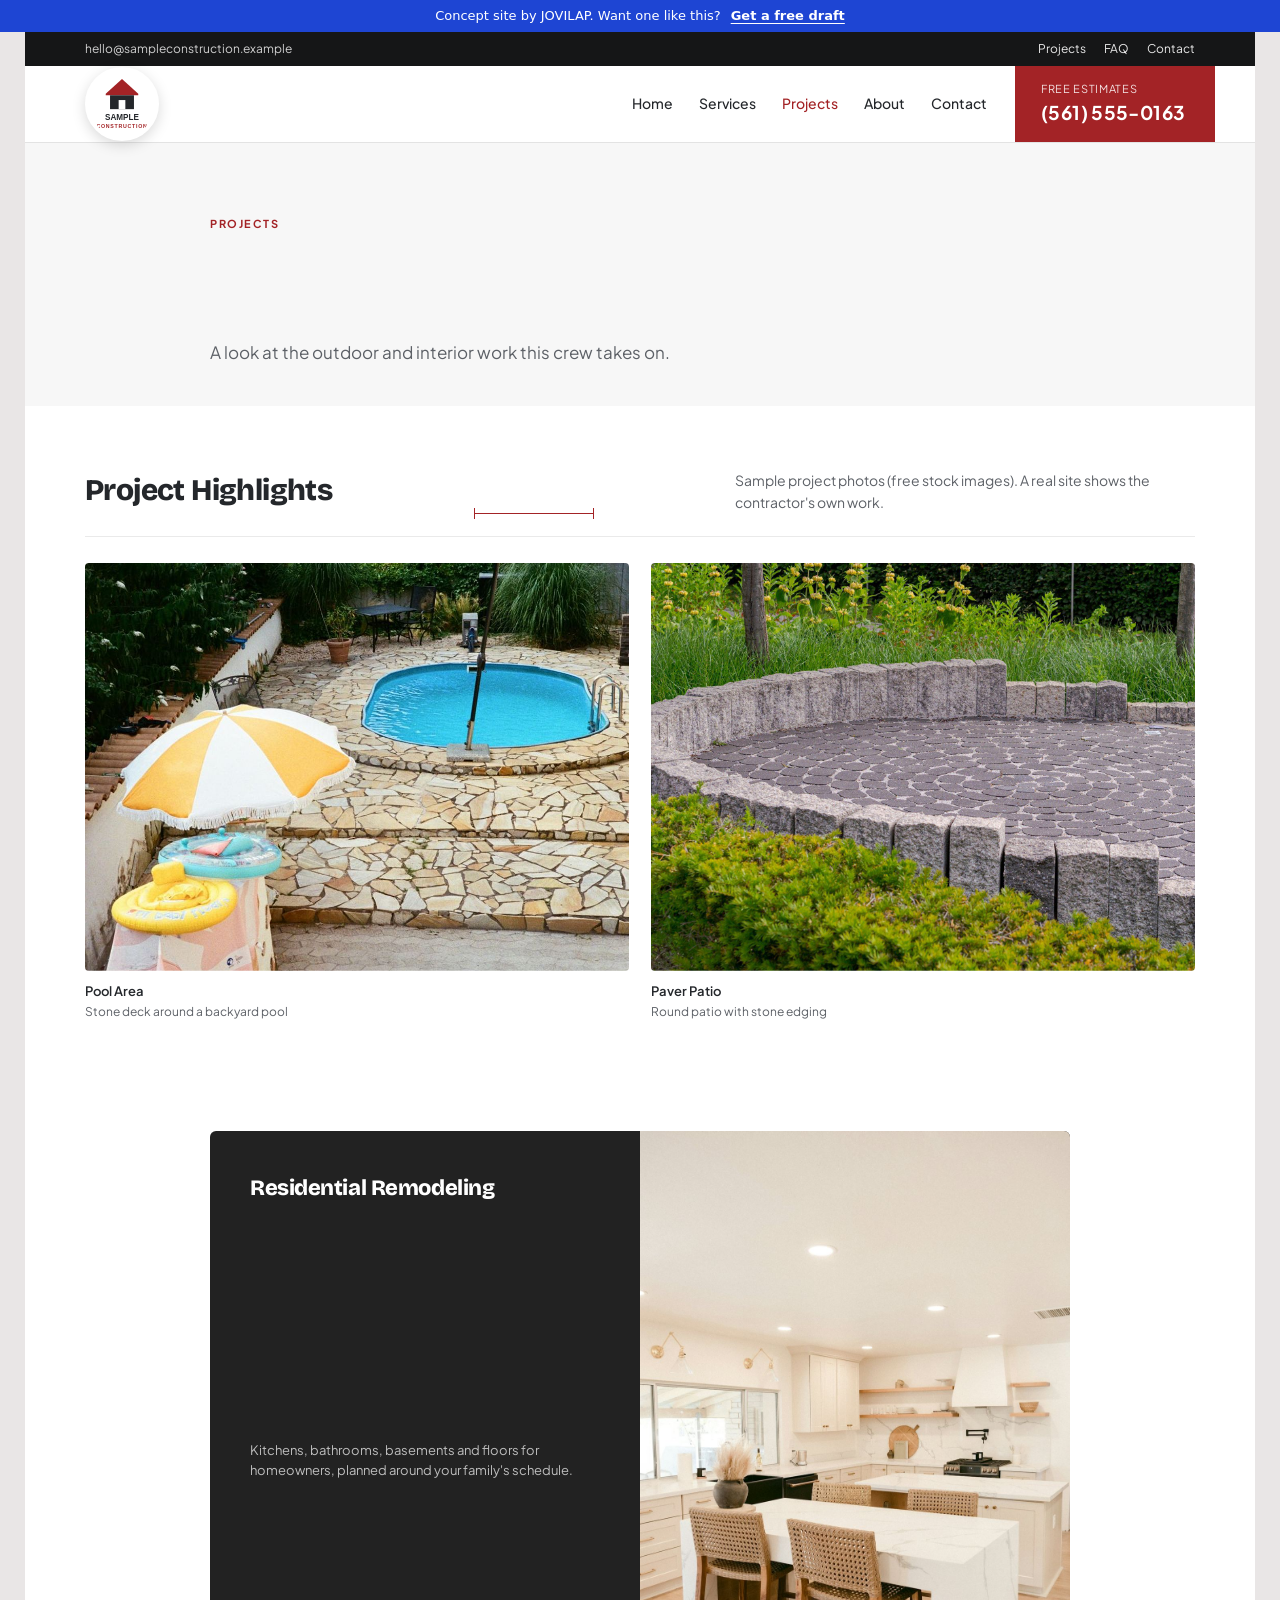
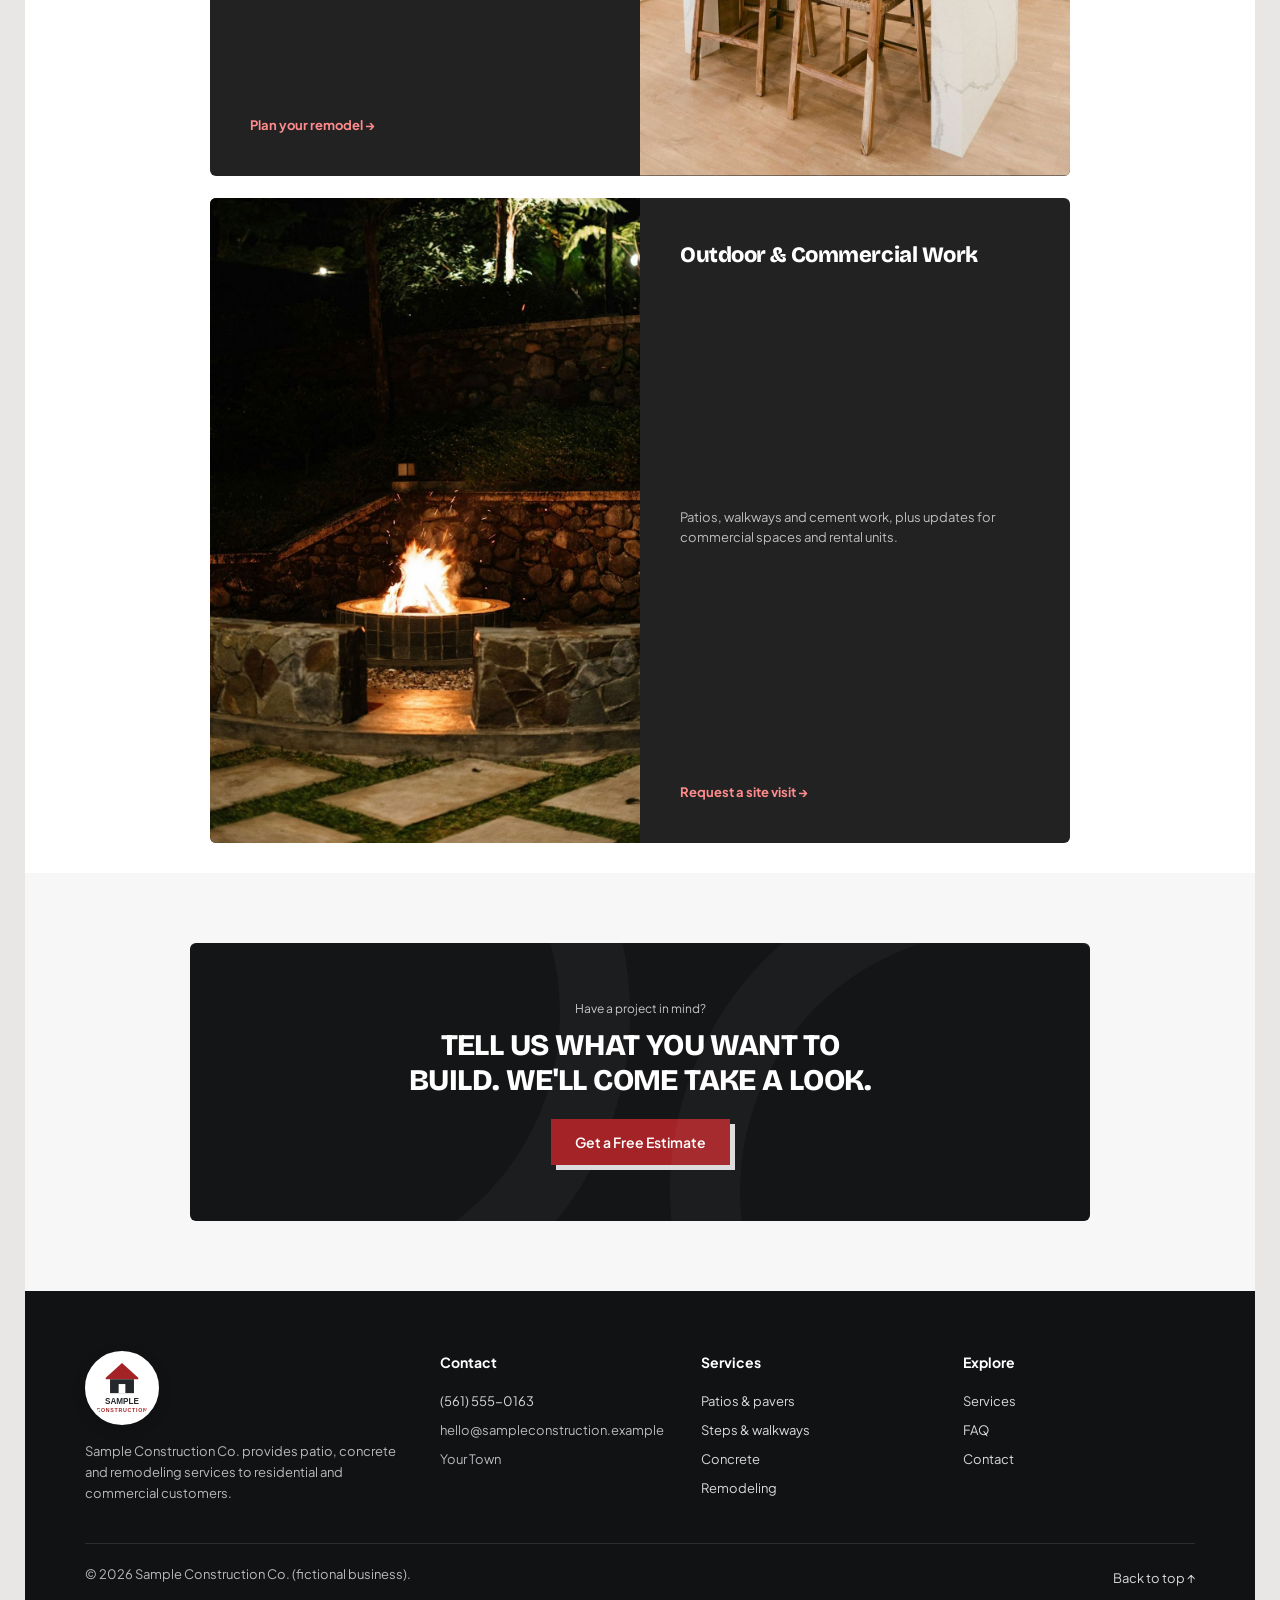
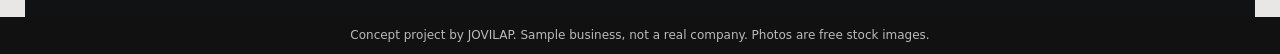
<file: samples/construction/projects.html>
<!doctype html>
<html lang="en">
<head>
<meta charset="utf-8">
<meta name="viewport" content="width=device-width, initial-scale=1">
<script>(function(){try{var d=document.documentElement;if(window.matchMedia&&!matchMedia('(prefers-reduced-motion: reduce)').matches&&'IntersectionObserver' in window){d.classList.add('anim');setTimeout(function(){if(!window.__rv)d.classList.remove('anim')},2500)}}catch(e){}})();</script>
<meta name="robots" content="noindex, nofollow">
<title>Projects | Sample Construction Co.</title>
<meta name="description" content="Paver patios, steps, concrete and pool-deck work plus kitchen, bathroom and basement remodeling (concept website).">
<link rel="preconnect" href="https://fonts.googleapis.com">
<link rel="preconnect" href="https://fonts.gstatic.com" crossorigin>
<link rel="preconnect" href="https://fonts.googleapis.com">
<link rel="stylesheet" href="https://fonts.googleapis.com/css2?family=Plus+Jakarta+Sans:wght@400;500;600;700;800&amp;family=Bricolage+Grotesque:opsz,wght@12..96,700;12..96,800&amp;display=swap">
<style>
body{margin:0;background:#E9E6E6}
*{box-sizing:border-box}
a{color:#A32326}a:hover{color:#7d1a1c}
.wc{--bur:#A32326;--bur-d:#7d1a1c;--ink:#24272B;--mute:#5d6167;--dark:#222222;--foot:#101213;--pale:#F7F7F7;--ivory:#F0ECE3;--line:#e3e3e3;font-family:'Plus Jakarta Sans',ui-sans-serif,system-ui,-apple-system,'Segoe UI',sans-serif;color:var(--ink);background:#fff;max-width:1230px;margin:0 auto;font-size:15px;line-height:1.6;overflow:hidden}
.wrap{max-width:900px;margin:0 auto;padding-left:max(20px,env(safe-area-inset-left,0px));padding-right:max(20px,env(safe-area-inset-right,0px))}
.wide{max-width:1150px;margin:0 auto;padding-left:max(20px,env(safe-area-inset-left,0px));padding-right:max(20px,env(safe-area-inset-right,0px))}
h1,h2,h3{margin:0;text-wrap:balance;letter-spacing:-.01em;color:var(--ink)}
p{margin:0}
.eyebrow{font-size:11px;font-weight:700;letter-spacing:.14em;text-transform:uppercase;color:var(--bur)}
.btn{display:inline-flex;align-items:center;justify-content:center;gap:10px;min-height:46px;padding:0 24px;border-radius:999px;font:600 14px/1 'Plus Jakarta Sans',sans-serif;text-decoration:none;border:0;cursor:pointer}
.btn-dark{background:#151617;color:#fff}.btn-dark:hover{background:#000;color:#fff}
.btn-bur{background:var(--bur);color:#fff}.btn-bur:hover{background:var(--bur-d);color:#fff}
.btn:focus-visible,a:focus-visible,button:focus-visible,input:focus-visible,select:focus-visible,textarea:focus-visible{outline:3px solid #f0b400;outline-offset:2px}
.utility{background:#151617;color:#cfcfcf;font-size:12px}
.utility .row{display:flex;justify-content:space-between;align-items:center;min-height:34px;gap:16px;flex-wrap:wrap}
.utility a{color:#e8e8e8;text-decoration:none}
.nav{background:#fff;position:relative;border-bottom:1px solid var(--line)}
.nav .row{display:flex;align-items:center;gap:28px;min-height:76px}
.logo{width:74px;height:74px;border-radius:50%;background:var(--bur);color:#fff;display:flex;flex-direction:column;align-items:center;justify-content:center;font-weight:800;letter-spacing:.04em;line-height:1;margin-top:-20px;margin-bottom:-20px;border:4px solid #fff;box-shadow:0 4px 14px rgba(0,0,0,.15);flex:none;text-decoration:none}
.logo span{font-size:7px;letter-spacing:.18em;margin-top:4px;font-weight:600}
.links{display:flex;gap:26px;margin-left:auto;font-size:14px;font-weight:500}
.links a{color:var(--ink);text-decoration:none}.links a:hover{color:var(--bur)}
.callpanel{background:var(--bur);color:#fff;align-self:stretch;display:flex;flex-direction:column;justify-content:center;padding:0 26px;margin-right:calc(-1 * max(20px,env(safe-area-inset-right,0px)));text-decoration:none;min-width:200px}
.callpanel small{font-size:11px;opacity:.85;letter-spacing:.06em;text-transform:uppercase}
.callpanel b{font-size:19px;letter-spacing:.02em;color:#fff}
.menubtn{display:none;margin-left:auto;width:46px;height:46px;border-radius:50%;border:1px solid var(--line);background:#fff;align-items:center;justify-content:center;cursor:pointer}
.mobmenu{display:flex;flex-direction:column;border-top:1px solid var(--line);background:#fff}
.mobmenu a{padding:14px 20px;color:var(--ink);text-decoration:none;border-bottom:1px solid var(--line);font-weight:600}
.hero{position:relative;background:#fff;overflow:hidden}
.hero .grid{position:absolute;inset:0;background-image:linear-gradient(rgba(36,39,43,.05) 1px,transparent 1px),linear-gradient(90deg,rgba(36,39,43,.05) 1px,transparent 1px);background-size:44px 44px;pointer-events:none}
.hero .row{position:relative;display:grid;grid-template-columns:1.05fr 1fr;align-items:end;gap:24px;min-height:500px}
.hero .copy{padding:56px 0 64px;display:flex;flex-direction:column;gap:20px;align-self:center}
.proof{display:flex;align-items:center;gap:12px;font-size:13px;color:var(--mute)}
.avs{display:flex}.avs i{width:34px;height:34px;border-radius:50%;border:2px solid #fff;margin-left:-8px;background:#ddd center/cover;display:block}.avs i:first-child{margin-left:0}
.stars{color:#E3A008;letter-spacing:2px;font-size:13px}
.hero h1{font-size:46px;line-height:1.1;font-weight:700}
.hero p.lead{max-width:440px;color:var(--mute)}
.heroart{position:relative;height:500px;display:flex;align-items:flex-end;justify-content:center}
.circle{position:absolute;bottom:-90px;left:50%;transform:translateX(-50%);width:470px;height:470px;border-radius:50%;background:#2a2c30}
.cutout{position:relative;width:400px;height:400px;border-radius:50%;overflow:hidden;margin-bottom:30px;border:8px solid #fff;box-shadow:0 18px 40px rgba(0,0,0,.25)}
.cutout img{width:100%;height:100%;object-fit:cover;object-position:62% 50%}
.chip{position:absolute;background:#fff;border-radius:14px;box-shadow:0 10px 30px rgba(0,0,0,.14);padding:12px 16px;font-size:13px;display:flex;gap:10px;align-items:center}
.chip b{display:block;font-size:14px;color:var(--ink)}
.booking{background:var(--pale);padding-block:44px}
.booking h2{text-align:center;font-size:22px;font-weight:700;margin-bottom:18px}
.bform{display:flex;background:#fff;border-radius:999px;padding:6px;box-shadow:0 4px 18px rgba(0,0,0,.06);max-width:720px;margin:0 auto;gap:6px}
.bform select,.bform input{flex:1;min-width:0;border:0;background:transparent;font:500 14px 'Plus Jakarta Sans',sans-serif;color:var(--ink);padding:0 16px;min-height:46px}
.bform .sep{width:1px;background:var(--line);margin:8px 0}
.sources{display:flex;justify-content:center;gap:28px;flex-wrap:wrap;margin-top:22px;font-size:12px;color:var(--mute);align-items:center}
.sources span{display:inline-flex;gap:8px;align-items:center;font-weight:600;color:#3a3d42}
.intro{padding-block:80px 0}
.intro .head{display:flex;justify-content:space-between;gap:30px;align-items:flex-end;flex-wrap:wrap}
.intro h2{font-size:34px;line-height:1.2;font-weight:700;max-width:620px}
.intro h2 em{font-style:normal;color:#a9abaf}
.vanimg{margin-top:36px;width:100%;aspect-ratio:16/8;object-fit:cover;display:block;border-radius:4px;max-width:100%}
.roofline{display:block;width:100%;height:70px;margin-top:-1px}
.about{background:var(--pale);padding-block:20px 80px}
.about .row{display:grid;grid-template-columns:1fr 1fr;gap:56px;align-items:center}
.about .ph{position:relative}
.about .ph img{width:100%;aspect-ratio:1/1.02;object-fit:cover;display:block;border-radius:4px;max-width:100%}
.about .cap{position:absolute;left:18px;bottom:18px;right:18px;background:#fff;padding:14px 18px;font-size:14px;font-weight:600;border-radius:4px}
.about .cap mark{background:none;color:var(--bur)}
.about h2{font-size:30px;line-height:1.2;margin:10px 0 14px}
.checks{list-style:none;padding:0;margin:18px 0 0;display:flex;flex-direction:column;gap:10px;font-size:13px;font-weight:600;text-transform:uppercase;letter-spacing:.04em}
.checks li{display:flex;gap:10px;align-items:center}
.ck{width:20px;height:20px;border-radius:50%;background:var(--bur);color:#fff;display:inline-flex;align-items:center;justify-content:center;flex:none}
.values{display:grid;grid-template-columns:repeat(3,minmax(0,1fr));gap:36px;margin-top:56px;border-top:1px solid var(--line);padding-top:30px}
.values .n{font-size:12px;color:var(--mute);font-weight:700}
.values h3{font-size:16px;margin:26px 0 6px}
.values p{font-size:13px;color:var(--mute)}
.banner{padding-block:70px}
.banner .box{position:relative;background:#141516;color:#fff;border-radius:6px;overflow:hidden;text-align:center;padding:56px 24px;max-width:900px;margin:0 auto}
.banner .box:before,.banner .box:after{content:"";position:absolute;width:520px;height:520px;border-radius:50%;border:70px solid rgba(255,255,255,.035)}
.banner .box:before{left:-220px;top:-260px}.banner .box:after{right:-240px;bottom:-300px}
.banner small{position:relative;display:block;font-size:12px;opacity:.75;margin-bottom:10px}
.banner h2{position:relative;color:#fff;font-size:30px;line-height:1.15;font-weight:800;text-transform:uppercase;max-width:620px;margin:0 auto 22px}
.banner .btn{position:relative}
.services{padding-block:20px 60px;text-align:center}
.services h2{font-size:32px;margin:8px 0 10px}
.services .sub{color:var(--mute);max-width:560px;margin:0 auto}
.scards{display:grid;grid-template-columns:repeat(3,minmax(0,1fr));gap:22px;margin-top:40px;text-align:left}
.scard{background:var(--pale);border-radius:4px;overflow:hidden;display:flex;flex-direction:column}
.scard img{width:100%;aspect-ratio:4/3;object-fit:cover;display:block}
.scard .b{padding:20px 20px 24px;display:flex;flex-direction:column;gap:8px}
.scard h3{font-size:17px}
.scard p{font-size:13px;color:var(--mute)}
.scard ul{margin:6px 0 0;padding:0;list-style:none;font-size:13px;display:flex;flex-direction:column;gap:6px}
.scard li:before{content:"";display:inline-block;width:6px;height:6px;border-radius:50%;background:var(--bur);margin-right:8px;vertical-align:middle}
.carousel{padding-block:10px 70px}
.track{display:flex;gap:16px;overflow-x:auto;scroll-snap-type:x mandatory;scrollbar-width:none;padding-left:max(20px,env(safe-area-inset-left,0px));padding-right:20px}
.track::-webkit-scrollbar{display:none}
.slide{position:relative;flex:0 0 340px;aspect-ratio:1/1;scroll-snap-align:start;border-radius:4px;overflow:hidden;max-width:80vw}
.slide img{width:100%;height:100%;object-fit:cover;display:block}
.slide:after{content:"";position:absolute;inset:0;background:linear-gradient(to top,rgba(0,0,0,.72),rgba(0,0,0,0) 55%)}
.slide b{position:absolute;left:20px;bottom:18px;color:#fff;font-size:17px;z-index:1}
.cctrl{display:flex;align-items:center;justify-content:center;gap:16px;margin-top:22px}
.arrow{width:46px;height:46px;border-radius:50%;background:var(--bur);color:#fff;border:0;display:inline-flex;align-items:center;justify-content:center;cursor:pointer}
.arrow:hover{background:var(--bur-d)}
.dashes{display:flex;gap:6px}.dashes i{width:18px;height:3px;background:#d6d6d6;display:block}.dashes i.on{background:var(--bur);width:30px}
.stats{background:var(--pale);padding-block:80px}
.stats .row{display:grid;grid-template-columns:1fr 1fr;gap:56px;align-items:start}
.tiles{display:grid;grid-template-columns:repeat(2,minmax(0,1fr));gap:14px}
.tile{background:#fff;border-radius:4px;aspect-ratio:1/1;padding:22px;display:flex;flex-direction:column;justify-content:flex-end;gap:4px}
.tile b{font-size:42px;line-height:1;font-weight:700}
.tile span{font-size:13px;color:var(--mute)}
.stats h2{font-size:30px;line-height:1.2;margin:10px 0 14px}
.stats .more{margin-top:70px;padding-top:24px;border-top:1px solid var(--line)}
.stats .more h3{font-size:16px;margin-bottom:6px}
.txtlink{font-weight:700;font-size:13px;text-transform:uppercase;letter-spacing:.06em;text-decoration:none;color:var(--bur);display:inline-flex;gap:8px;align-items:center;margin-top:16px}
.coverage{background:var(--ivory);padding-block:70px}
.coverage .row{display:grid;grid-template-columns:.8fr 1.2fr;gap:40px;align-items:center}
.coverage h2{font-size:32px;line-height:1.15;margin:10px 0 14px}
.mapsvg{width:100%;height:auto;display:block}
.sectors{padding-block:80px 30px;display:flex;flex-direction:column;gap:22px}
.sector{display:grid;grid-template-columns:1fr 1fr;background:#222;color:#fff;border-radius:6px;overflow:hidden;min-height:300px}
.sector .t{padding:40px;display:flex;flex-direction:column;justify-content:space-between;gap:20px}
.sector h3{color:#fff;font-size:22px}
.sector p{font-size:13px;color:#bdbdbd;max-width:380px}
.sector img{width:100%;height:100%;object-fit:cover;display:block;min-height:260px}
.sector a{color:#ff8b8d;font-weight:700;font-size:13px;text-decoration:none}
.projects{padding-block:60px 30px}
.projects .head{display:flex;justify-content:space-between;gap:30px;flex-wrap:wrap;align-items:flex-end;padding-bottom:22px;border-bottom:1px solid var(--line)}
.projects h2{font-size:30px}
.projects .head p{max-width:460px;color:var(--mute);font-size:14px}
.pgrid{display:grid;grid-template-columns:1fr 1fr;gap:22px;margin-top:26px}
.pgrid img{width:100%;aspect-ratio:4/3;object-fit:cover;display:block;border-radius:4px}
.pgrid figure{margin:0}
.pgrid figcaption{font-size:13px;margin-top:10px;font-weight:600}
.pgrid figcaption span{display:block;color:var(--mute);font-weight:400;font-size:12px}
.banner2{background:var(--pale)}
.why{padding-block:80px;text-align:center}
.why h2{font-size:32px;margin:8px 0 10px}
.why .sub{color:var(--mute);max-width:560px;margin:0 auto}
.why .row{display:grid;grid-template-columns:1fr 1fr;gap:16px;margin-top:40px;text-align:left}
.why .row>img{width:100%;height:100%;min-height:420px;object-fit:cover;display:block;border-radius:4px}
.fcards{display:grid;grid-template-columns:repeat(2,minmax(0,1fr));gap:16px}
.fcard{background:#222;color:#fff;border-radius:4px;padding:26px 22px;display:flex;flex-direction:column;gap:12px}
.fcard h3{color:#fff;font-size:16px}
.fcard p{font-size:13px;color:#bcbcbc}
.ic{width:42px;height:42px;border:1px solid #4a4a4a;border-radius:8px;display:flex;align-items:center;justify-content:center;color:#e8e8e8}
.words{background:#151617;color:#fff;overflow:hidden;white-space:nowrap;padding-block:16px;font-size:14px;letter-spacing:.06em}
.words .mq{display:inline-flex;gap:26px;animation:mq 40s linear infinite}
.words em{font-style:normal;color:#ff8b8d}
@keyframes mq{to{transform:translateX(-50%)}}
@media (prefers-reduced-motion:reduce){.words .mq{animation:none}}
.reviews{position:relative;padding-block:80px 60px;text-align:center}
.reviews h2{font-size:32px;margin:8px 0 10px}
.reviews .sub{color:var(--mute);max-width:520px;margin:0 auto}
.rgrid{display:grid;grid-template-columns:repeat(2,minmax(0,1fr));gap:20px;margin:40px auto 0;max-width:780px;text-align:left}
.rv{padding:24px;border-radius:4px;background:#fff;box-shadow:0 1px 0 var(--line),0 0 0 1px var(--line)}
.rv q{display:block;font-size:15px;line-height:1.6;quotes:"\201C" "\201D"}
.rv .who{display:flex;justify-content:space-between;align-items:center;margin-top:16px;font-size:12px;color:var(--mute)}
.sketch{position:absolute;top:120px;width:150px;opacity:.5;pointer-events:none}
.findus{display:flex;justify-content:center;gap:16px;flex-wrap:wrap;margin-top:34px}
.findus a{display:inline-flex;align-items:center;gap:10px;padding:12px 20px;border:1px solid var(--line);border-radius:999px;text-decoration:none;color:var(--ink);font-weight:600;font-size:14px;min-height:46px}
.findus a:hover{border-color:var(--bur);color:var(--bur)}
.faq{padding-block:70px}
.faq .row{display:grid;grid-template-columns:.8fr 1.2fr;gap:50px}
.faq h2{font-size:30px;line-height:1.2;margin:10px 0 14px}
.qa{border-bottom:1px solid var(--line)}
.qa button{width:100%;display:flex;justify-content:space-between;gap:16px;align-items:center;background:none;border:0;padding:20px 0;font:600 15px 'Plus Jakarta Sans',sans-serif;color:var(--ink);text-align:left;cursor:pointer;min-height:46px}
.qa .ans{padding:0 0 20px;font-size:14px;color:var(--mute);max-width:560px}
.contact{display:grid;grid-template-columns:1fr 1fr}
.contact>img{width:100%;height:100%;object-fit:cover;display:block;min-height:560px}
.cform{background:var(--pale);padding:56px 48px;display:flex;flex-direction:column;gap:14px}
.cform h2{font-size:30px;margin:6px 0 6px}
.field{display:flex;flex-direction:column;gap:6px}
.field label{font-size:12px;font-weight:700;letter-spacing:.04em}
.field input,.field select,.field textarea{border:1px solid #dcdcdc;background:#fff;border-radius:4px;min-height:46px;padding:10px 14px;font:500 14px 'Plus Jakarta Sans',sans-serif;color:var(--ink);width:100%}
.field textarea{min-height:110px;resize:vertical}
.two{display:grid;grid-template-columns:1fr 1fr;gap:14px}
.err{color:#a3171a;font-size:12px;font-weight:600}
.note{font-size:13px;background:#fff;border-left:3px solid var(--bur);padding:12px 14px}
footer{background:var(--foot);color:#b7b9bc;padding-block:60px 24px;font-size:13px}
footer .cols{display:grid;grid-template-columns:1.4fr 1fr 1fr 1fr;gap:30px}
footer h4{color:#fff;font-size:14px;margin:0 0 14px}
footer a{color:#d9d9d9;text-decoration:none;display:block;padding:4px 0}
footer a:hover{color:#fff}
footer .base{border-top:1px solid #2a2c2f;margin-top:40px;padding-top:20px;display:flex;justify-content:space-between;gap:16px;flex-wrap:wrap}
@media (max-width:900px){
 .links,.callpanel{display:none}.menubtn{display:inline-flex}
 .hero .row,.about .row,.stats .row,.coverage .row,.faq .row,.why .row,.contact,.sector{grid-template-columns:1fr}
 .hero .copy{padding:40px 0 10px}.hero h1{font-size:36px}
 .heroart{height:380px}.circle{width:360px;height:360px;bottom:-70px}.cutout{width:300px;height:300px}
 .values,.scards{grid-template-columns:1fr}
 .pgrid{grid-template-columns:1fr}
 .sector.flip img{order:-1}
 .sector img{min-height:220px;max-height:280px}
 .why .row>img{min-height:260px}
 .rgrid{grid-template-columns:1fr}.sketch{display:none}
 .contact>img{min-height:260px;max-height:320px}
 .cform{padding:40px max(20px,env(safe-area-inset-right,0px)) 40px max(20px,env(safe-area-inset-left,0px))}
 footer .cols{grid-template-columns:1fr 1fr}
 .intro h2,.services h2,.why h2,.reviews h2,.coverage h2{font-size:28px}
}
@media (max-width:560px){
 .bform{flex-direction:column;border-radius:16px}.bform .sep{width:auto;height:1px;margin:0 8px}
 .fcards,.two,.tiles{grid-template-columns:1fr 1fr}
 .fcards{grid-template-columns:1fr}
 footer .cols{grid-template-columns:1fr}
 .chip.c2{display:none}
 .banner h2{font-size:24px}
 .utility .hide{display:none}
}
</style>
<style>[hidden]{display:none!important}html{scroll-behavior:smooth}@media (prefers-reduced-motion:reduce){html{scroll-behavior:auto}}
.concept-note{background:#111;color:#bbb;font:12px/1.4 system-ui,-apple-system,'Segoe UI',sans-serif;text-align:center;padding:10px max(16px,env(safe-area-inset-left,0px))}.logo{background:#fff;overflow:hidden;padding:0}.logo img{width:100%;height:100%;object-fit:cover;display:block;transform:scale(1.12)}</style>
<style data-anim>
/* ---- motion: baseline ---- */
.anim [data-a]{transition-delay:var(--d,0s)}
.anim [data-a="rv"]{opacity:0;transform:translateY(18px);transition:opacity .6s cubic-bezier(.2,.7,.2,1),transform .7s cubic-bezier(.2,.7,.2,1);transition-delay:var(--d,0s)}
.anim [data-a="fade"]{opacity:0;transition:opacity .7s cubic-bezier(.2,.7,.2,1);transition-delay:var(--d,0s)}
.anim [data-a="mask-up"]{clip-path:inset(100% 0 0 0);transition:clip-path 1s cubic-bezier(.65,0,.25,1);transition-delay:var(--d,0s)}
.anim [data-a="mask-down"]{clip-path:inset(0 0 100% 0);transition:clip-path 1s cubic-bezier(.65,0,.25,1);transition-delay:var(--d,0s)}
.anim [data-a="mask-left"]{clip-path:inset(0 100% 0 0);transition:clip-path 1.1s cubic-bezier(.65,0,.25,1);transition-delay:var(--d,0s)}
.anim [data-a="mask-right"]{clip-path:inset(0 0 0 100%);transition:clip-path 1.1s cubic-bezier(.65,0,.25,1);transition-delay:var(--d,0s)}
.anim [data-a].is-in{opacity:1;transform:none;clip-path:inset(0 0 0 0)}
@media (prefers-reduced-motion:no-preference){
 .btn,a.btn,button,.call,.lrow,.txtlink{transition:transform .2s ease,box-shadow .2s ease,background-color .2s ease,color .2s ease,border-color .2s ease}
 .btn:hover,a.btn:hover{transform:translateY(-2px)}
 .btn:active,a.btn:active{transform:translateY(0)}
 [data-faq-a]:not([hidden]),[data-if="menuOpen"]:not([hidden]){animation:mIn .3s cubic-bezier(.2,.7,.2,1)}
 @keyframes mIn{from{opacity:0;transform:translateY(-6px)}to{opacity:1;transform:none}}
}
a:focus-visible,button:focus-visible,input:focus-visible,select:focus-visible,textarea:focus-visible{outline:2px solid currentColor;outline-offset:3px}

.anim .hero [data-a="shape"].is-in{transform:translateX(-50%)}
.anim [data-a="shape"]{opacity:0;transform:translateX(-50%) scale(.72);transform-origin:50% 100%;transition:opacity .6s cubic-bezier(.2,.7,.2,1),transform 1s cubic-bezier(.2,.7,.2,1);transition-delay:var(--d,0s)}
.anim [data-a="cutout"]{opacity:0;transform:translateY(34px) scale(.92);transition:opacity .6s cubic-bezier(.2,.7,.2,1),transform 1.1s cubic-bezier(.2,.7,.2,1);transition-delay:var(--d,0s)}
.anim [data-a="cutout"] img{transform:scale(1.18);transition:transform 1.8s cubic-bezier(.2,.7,.2,1) .2s}
.anim [data-a="cutout"].is-in img{transform:scale(1)}

@keyframes h-rv{from{opacity:0;transform:translateY(18px)}to{opacity:1;transform:none}}
@keyframes h-fade{from{opacity:0}to{opacity:1}}
@keyframes h-mask-up{from{clip-path:inset(100% 0 0 0)}to{clip-path:inset(0 0 0 0)}}
@keyframes h-shape{from{opacity:0;transform:translateX(-50%) scale(.72)}to{opacity:1;transform:translateX(-50%)}}
@keyframes h-cutout{from{opacity:0;transform:translateY(34px) scale(.92)}to{opacity:1;transform:none}}
@keyframes h-zoom{from{transform:scale(1.16)}to{transform:scale(1)}}
@keyframes h-wipe{from{clip-path:inset(0 0 0 100%)}to{clip-path:inset(0 0 0 0)}}
@keyframes h-frame-img{from{clip-path:inset(100% 0 0 0);transform:scale(1.1)}to{clip-path:inset(0 0 0 0);transform:scale(1)}}
@keyframes h-frame-bg{from{opacity:0;transform:translate(-14px,-14px)}to{opacity:1;transform:none}}
@keyframes h-brush{from{-webkit-mask-position:100% 0%;mask-position:100% 0%}to{-webkit-mask-position:0% 0%;mask-position:0% 0%}}
@keyframes h-stack-a{from{opacity:0;transform:translateY(40px) rotate(0deg)}to{opacity:1;transform:rotate(-7deg)}}
@keyframes h-stack-b{from{opacity:0;transform:translateY(40px) rotate(0deg)}to{opacity:1;transform:rotate(5deg)}}
@keyframes h-cine{0%{clip-path:inset(16% 0 16% 0);transform:scale(1.12);filter:brightness(.35)}100%{clip-path:inset(0 0 0 0);transform:scale(1);filter:brightness(1)}}
.anim .hero .proof{animation:h-rv 0.7s cubic-bezier(.2,.7,.2,1) 0.00s both}
.anim .hero h1{animation:h-rv 0.7s cubic-bezier(.2,.7,.2,1) 0.08s both}
.anim .hero .lead{animation:h-rv 0.7s cubic-bezier(.2,.7,.2,1) 0.16s both}
.anim .hero .copy .btn{animation:h-rv 0.7s cubic-bezier(.2,.7,.2,1) 0.24s both}
.anim .hero .circle{animation:h-shape 1.0s cubic-bezier(.2,.7,.2,1) 0.05s both}
.anim .hero .cutout{animation:h-cutout 1.1s cubic-bezier(.2,.7,.2,1) 0.20s both}
.anim .hero .cutout img{animation:h-zoom 1.8s cubic-bezier(.2,.7,.2,1) 0.40s both}
.anim .hero .chip{animation:h-rv 0.7s cubic-bezier(.2,.7,.2,1) 0.75s both}
.anim .hero .chip:nth-child(2){animation-delay:0.87s}
.anim .hero .chip:nth-child(3){animation-delay:0.99s}
.anim .hero .chip:nth-child(4){animation-delay:1.11s}
.anim .hero .chip:nth-child(5){animation-delay:1.23s}
.anim .hero .chip:nth-child(6){animation-delay:1.35s}
.anim .hero .chip:nth-child(7){animation-delay:1.47s}
.anim .hero .chip:nth-child(8){animation-delay:1.59s}</style>
<style data-premium>
.mbar{display:none}
@media (max-width:720px){
 body{padding-bottom:calc(76px + env(safe-area-inset-bottom,0px))}
 .mbar{display:flex;gap:10px;position:fixed;left:0;right:0;bottom:0;z-index:60;padding:10px max(16px,env(safe-area-inset-right,0px)) calc(10px + env(safe-area-inset-bottom,0px)) max(16px,env(safe-area-inset-left,0px));
  background:rgba(255,255,255,.94);-webkit-backdrop-filter:blur(10px);backdrop-filter:blur(10px);border-top:1px solid rgba(0,0,0,.08);
  transform:translateY(110%);transition:transform .3s cubic-bezier(.2,.7,.2,1);font-family:'Plus Jakarta Sans',system-ui,sans-serif}
 .mbar.show{transform:none}
 .mbar a{flex:1;display:flex;align-items:center;justify-content:center;gap:8px;min-height:48px;border-radius:12px;font-weight:700;font-size:15px;text-decoration:none}
 .mbar .c{border:1.5px solid #24272B;color:#24272B;background:#fff}
 .mbar .e{background:#A32326;color:#fff}
}
@media (prefers-reduced-motion:reduce){.mbar{transition:none}}
nav a[aria-current="true"]{text-decoration:underline;text-decoration-thickness:2px;text-underline-offset:7px;text-decoration-color:#A32326}
.req{font-size:12.5px;opacity:.75;margin:2px 0 4px}
button[aria-busy="true"]{opacity:.75;cursor:progress}
</style>
<style data-navfix>
[id]{scroll-margin-top:calc(var(--hh,84px) + 14px)}
.menubtn{width:auto!important;padding:0 14px 0 12px!important;gap:8px;font:inherit;font-weight:700;font-size:14px;color:inherit}
.menubtn .i-close{display:none}.menubtn.is-open .i-close{display:block}.menubtn.is-open .i-open{display:none}
[data-if="menuOpen"]{max-height:calc(100vh - var(--hh,84px));max-height:calc(100dvh - var(--hh,84px));overflow:auto;overscroll-behavior:contain}
.mcta{font-weight:800!important}

.wc{overflow:visible;overflow-x:clip}
header.nav{position:sticky;top:0;z-index:70;background:#fff;transition:box-shadow .2s ease}
header.nav.is-stuck{box-shadow:0 6px 20px rgba(0,0,0,.08)}
header.nav .logo{transition:margin .25s ease,transform .25s ease}
header.nav.is-stuck .logo{margin-top:0;margin-bottom:0;transform:scale(.86)}
@media (max-width:980px){header.nav .wide.row{min-height:76px}}

.pagehead{background:#F7F7F7;padding:72px 0 40px}
.pagehead h1{font-size:clamp(36px,5vw,60px);line-height:1.08;margin-top:10px;max-width:18ch}
.pagehead p{color:var(--mute);max-width:56ch;margin-top:14px;font-size:17px}
nav a[aria-current="page"]{color:#A32326}
</style>
<link rel="stylesheet" href="style-motion.css">
</head>
<body>
<div class="jvbar" role="note"><style>.jvbar{position:relative;z-index:9999;display:flex;flex-wrap:wrap;justify-content:center;align-items:center;gap:4px 10px;padding:7px 16px;background:#1E45D3;color:#fff;font:500 13px/1.35 system-ui,-apple-system,"Segoe UI",Arial,sans-serif;text-align:center}.jvbar a{color:#fff;font-weight:700;text-decoration:underline;text-underline-offset:3px;white-space:nowrap}.jvbar a:hover,.jvbar a:focus-visible{color:#FFD466}.jvbar a:focus-visible{outline:2px solid #fff;outline-offset:2px}</style><span>Concept site by JOVILAP. Want one like this?</span><a href="../../#contact">Get a free draft</a></div>
<script src="style-motion.js"></script>
<div class="wc">

<div class="utility"><div class="wide row">
<span>hello@sampleconstruction.example</span>
<span class="hide" style="display:flex;gap:18px"><a href="projects.html">Projects</a><a href="about.html#faq">FAQ</a><a href="contact.html">Contact</a></span>
</div></div>

<header class="nav"><div class="wide row">
<a class="logo" href="index.html" aria-label="Sample Construction Co. home"><img src="img/logo.svg" alt=""></a>
<nav class="links" aria-label="Main">
<a href="index.html">Home</a><a href="services.html">Services</a><a href="projects.html" aria-current="page">Projects</a><a href="about.html">About</a><a href="contact.html">Contact</a>
</nav>
<a class="callpanel" href="tel:+15615550163"><small>Free estimates</small><b>(561) 555-0163</b></a>
<button class="menubtn" type="button" aria-label="Open menu" aria-expanded="false"><svg class="i-open" width="20" height="20" viewBox="0 0 24 24" fill="none" stroke="currentColor" stroke-width="2" aria-hidden="true"><path d="M4 7h16M4 12h16M4 17h16"/></svg><svg class="i-close" width="20" height="20" viewBox="0 0 24 24" fill="none" stroke="currentColor" stroke-width="2" aria-hidden="true"><path d="M6 6l12 12M18 6L6 18"/></svg><span class="mlbl">Menu</span></button>
</div>
<div data-if="menuOpen" hidden>
<nav class="mobmenu" aria-label="Mobile">
<a href="index.html">Home</a><a href="services.html">Services</a><a href="projects.html" aria-current="page">Projects</a><a href="about.html">About</a><a href="contact.html">Contact</a><a href="tel:+15615550163" style="color:#A32326">Call (561) 555-0163</a><a class="mcta" href="contact.html" style="background:#A32326;color:#fff">Get a free estimate</a>
</nav>
</div>
</header>

<section class="pagehead" id="top"><div class="wrap"><div class="eyebrow">Projects</div><h1>Project Highlights</h1><p>A look at the outdoor and interior work this crew takes on.</p></div></section>

<section class="projects wide" id="projects">
<div class="head"><h2>Project Highlights</h2><p>Sample project photos (free stock images). A real site shows the contractor's own work.</p></div>
<div class="pgrid">
<figure><img src="img/st-pool-deck.jpg" alt="Backyard pool surrounded by a stone deck"><figcaption>Pool Area<span>Stone deck around a backyard pool</span></figcaption></figure>
<figure><img src="img/st-round-patio.jpg" alt="Round paver patio with stone edging"><figcaption>Paver Patio<span>Round patio with stone edging</span></figcaption></figure>
</div>
</section>

<section class="sectors wrap" aria-label="Who we work with">
<div class="sector"><div class="t"><h3>Residential Remodeling</h3><p>Kitchens, bathrooms, basements and floors for homeowners, planned around your family's schedule.</p><a href="contact.html">Plan your remodel →</a></div><img src="img/w_kitchen2.jpg" alt="Bright kitchen with island seating"></div>
<div class="sector flip"><img src="img/st-firepit.jpg" alt="Stone fire pit and paver patio at night"><div class="t"><h3>Outdoor &amp; Commercial Work</h3><p>Patios, walkways and cement work, plus updates for commercial spaces and rental units.</p><a href="contact.html">Request a site visit →</a></div></div>
</section>

<section class="banner banner2"><div class="wide">
<div class="box">
<small>Have a project in mind?</small>
<h2>Tell Us What You Want To Build. We'll Come Take A Look.</h2>
<a class="btn btn-bur" href="contact.html">Get a Free Estimate</a>
</div>
</div></section>

<footer><div class="wide">
<div class="cols">
<div><a class="logo" href="#top" style="margin:0 0 16px" aria-label="Sample Construction Co. home"><img src="img/logo.svg" alt=""></a><p>Sample Construction Co. provides patio, concrete and remodeling services to residential and commercial customers.</p></div>
<div><h4>Contact</h4><a href="tel:+15615550163">(561) 555-0163</a><span style="display:block;padding:4px 0">hello@sampleconstruction.example</span><span style="display:block;padding:4px 0">Your Town</span></div>
<div><h4>Services</h4><a href="services.html">Patios &amp; pavers</a><a href="services.html">Steps &amp; walkways</a><a href="services.html">Concrete</a><a href="services.html#trk">Remodeling</a></div>
<div><h4>Explore</h4><a href="services.html">Services</a><a href="about.html#faq">FAQ</a><a href="contact.html">Contact</a></div>
</div>
<div class="base"><span>© 2026 Sample Construction Co. (fictional business).</span><a href="#top" style="display:inline">Back to top ↑</a></div>
</div></footer>

</div>
<div class="mbar" aria-label="Quick contact"><a class="c" href="tel:+15615550163"><svg width="16" height="16" viewBox="0 0 24 24" fill="none" stroke="currentColor" stroke-width="2" aria-hidden="true"><path d="M22 16.9v3a2 2 0 0 1-2.2 2 19.8 19.8 0 0 1-8.6-3.1 19.5 19.5 0 0 1-6-6A19.8 19.8 0 0 1 2.1 4.2 2 2 0 0 1 4.1 2h3a2 2 0 0 1 2 1.7c.1.9.4 1.8.7 2.7a2 2 0 0 1-.5 2.1L8 9.8a16 16 0 0 0 6 6l1.3-1.3a2 2 0 0 1 2.1-.4c.9.3 1.8.6 2.7.7a2 2 0 0 1 1.7 2z"/></svg>Call</a><a class="e" href="contact.html">Free estimate</a></div>
<p class="concept-note">Concept project by JOVILAP. Sample business, not a real company. Photos are free stock images.</p>
<script>
(function(){
  var $=function(s,r){return (r||document).querySelector(s)}, $$=function(s,r){return Array.prototype.slice.call((r||document).querySelectorAll(s))};
  // menu (mobile everywhere; desktop too where a site has no inline nav)
  var mbs=$$('.menubtn'),panel=$('[data-if="menuOpen"]');
  if(panel&&mbs.length){
    if(!panel.id)panel.id='site-menu';
    mbs.forEach(function(b){b.setAttribute('aria-controls',panel.id)});
    var setOpen=function(o,back){panel.hidden=!o;document.documentElement.classList.toggle('menu-open',o);
      mbs.forEach(function(b){b.setAttribute('aria-expanded',String(o));b.setAttribute('aria-label',o?'Close menu':'Open menu');b.classList.toggle('is-open',o);var l=b.querySelector('.mlbl');if(l)l.textContent=o?'Close':'Menu';});
      if(o){var f=panel.querySelector('a,button');if(f)f.focus({preventScroll:true});}else if(back){var vb=mbs.filter(function(b){return b.offsetParent})[0];if(vb)vb.focus();}};
    mbs.forEach(function(b){b.addEventListener('click',function(e){e.stopPropagation();setOpen(panel.hidden,false)})});
    $$('a',panel).forEach(function(a){a.addEventListener('click',function(){setOpen(false,false)})});
    document.addEventListener('keydown',function(e){if(e.key==='Escape'&&!panel.hidden)setOpen(false,true)});
    document.addEventListener('click',function(e){if(!panel.hidden&&!panel.contains(e.target))setOpen(false,false)});
    window.addEventListener('resize',function(){if(!panel.hidden&&!mbs.some(function(b){return b.offsetParent}))setOpen(false,false)});
  }
  // FAQ accordion
  var qs=$$('[data-faq-a]');
  qs.forEach(function(ans){var btn=ans.parentNode.querySelector('button');btn.addEventListener('click',function(){var open=!ans.hidden;qs.forEach(function(o){o.hidden=true;var b=o.parentNode.querySelector('button');b.setAttribute('aria-expanded','false');var p=b.querySelector('path');if(p)p.setAttribute('d','M12 5v14M5 12h14');});if(!open){ans.hidden=false;btn.setAttribute('aria-expanded','true');var p=btn.querySelector('path');if(p)p.setAttribute('d','M5 12h14');}});});
  // carousel
  var trk=document.getElementById('trk');
  if(trk){var idx=0,dots=$$('.dashes i');var go=function(d){var n=trk.children.length;idx=(idx+d+n)%n;trk.scrollTo({left:trk.children[idx].offsetLeft-trk.offsetLeft,behavior:'smooth'});dots.forEach(function(x,i){x.className=i===idx?'on':''});};
    var ar=$$('.cctrl .arrow');if(ar[0])ar[0].addEventListener('click',function(){go(-1)});if(ar[1])ar[1].addEventListener('click',function(){go(1)});}
  // quick booking strip
  var bf=$('.bform');
  if(bf){bf.addEventListener('submit',function(e){e.preventDefault();var s=$('#qs'),c=$('#cs');if(s&&c)c.value=s.value;var z=$('#qz'),m=$('#cm');if(z&&m&&z.value&&!m.value)m.value='Project ZIP: '+z.value;try{sessionStorage.setItem('qs',s?s.value:'');sessionStorage.setItem('qz',z?z.value:'')}catch(err){}var ct=document.getElementById('contact');if(ct){ct.scrollIntoView({behavior:'smooth'})}else{location.href='contact.html'}});
    var qz=$('#qz');if(qz)qz.addEventListener('input',function(){qz.value=qz.value.replace(/[^0-9]/g,'').slice(0,5)});}
  // forms (preview mode: nothing is sent)
  $$('form').forEach(function(f){if(f.classList.contains('bform'))return;f.setAttribute('novalidate','');
    f.addEventListener('submit',function(e){e.preventDefault();
      var err=f.querySelector('[data-if="error"]'),ok=f.querySelector('[data-if="sent"]');
      var name=f.querySelector('input[autocomplete="name"]'),tel=f.querySelector('input[type="tel"]'),em=f.querySelector('input[type="email"]');
      var msg='';var digits=tel?tel.value.replace(/\D/g,''):'';var emv=em?em.value.trim():'';var emOk=/^[^@\s]+@[^@\s]+\.[^@\s]+$/.test(emv);
      if(name&&!name.value.trim())msg='Please enter your name.';
      else if(em&&tel&&digits.length<10&&!emOk)msg='Add a 10-digit phone number or a valid email so we can reach you.';
      else if(!em&&tel&&digits.length<10)msg='Please enter a 10-digit phone number.';
      else if(em&&emv&&!emOk)msg='That email address looks incomplete.';
      if(err){var t=err.querySelector('[data-bind]')||err;}
      if(msg){if(err){err.querySelector('[data-bind="error"]').textContent=msg;err.hidden=false;}if(ok)ok.hidden=true;return;}
      if(err)err.hidden=true;
      var sb=f.querySelector('[type="submit"]'),lbl=sb?sb.innerHTML:'';
      if(sb){sb.disabled=true;sb.setAttribute('aria-busy','true');sb.innerHTML='<span>Sending…</span>';}
      setTimeout(function(){
        if(sb){sb.disabled=false;sb.removeAttribute('aria-busy');sb.innerHTML=lbl;}
        if(ok){$$('[data-bind="name"]',ok).forEach(function(s){s.textContent=name?name.value.trim():''});
          $$('[data-bind="f_name"]',ok).forEach(function(s){s.textContent=name?name.value.trim():''});ok.hidden=false;ok.scrollIntoView({block:'nearest',behavior:'smooth'});}
      },650);
    });});
})();
</script>

<script>
(function(){
  var d=document.documentElement; window.__rv=1; if(!d.classList.contains('anim'))return;
  var C=[{"s": ".intro .head", "t": "rv"}, {"s": ".intro .vanimg", "t": "mask-left", "d": 0.1}, {"s": ".about .ph img", "t": "mask-up"}, {"s": ".about .values > div", "t": "rv", "st": 0.1}, {"s": ".services h2, .services .sub", "t": "rv", "st": 0.08}, {"s": ".scard", "t": "rv", "st": 0.1}, {"s": ".scard img", "t": "mask-up", "d": 0.15, "st": 0.1}, {"s": ".sector img", "t": "mask-right", "st": 0.12}, {"s": ".projects .head", "t": "rv"}, {"s": ".pgrid img", "t": "mask-up", "st": 0.15}, {"s": ".stats .tile", "t": "rv", "st": 0.08}, {"s": ".why .row > img", "t": "mask-up"}, {"s": ".fcard", "t": "rv", "st": 0.08}, {"s": ".rv", "t": "rv", "st": 0.1}, {"s": ".contact > img", "t": "mask-right"}];
  var hero=[],obs=[];
  C.forEach(function(c){var els=Array.prototype.slice.call(document.querySelectorAll(c.s));
    els.forEach(function(el,i){if(el.hasAttribute('data-a'))return;el.setAttribute('data-a',c.t);
      el.style.setProperty('--d',((c.d||0)+i*(c.st||0)).toFixed(2)+'s');(c.h?hero:obs).push(el);});});
  // observe the parent: a target hidden by its own clip-path never reports as intersecting
  var map=new Map();
  obs.forEach(function(el){var p=el.parentElement||el;if(!map.has(p))map.set(p,[]);map.get(p).push(el);});
  var io=new IntersectionObserver(function(es){es.forEach(function(e){if(e.isIntersecting){(map.get(e.target)||[]).forEach(function(el){el.classList.add('is-in')});io.unobserve(e.target);}});},{rootMargin:'0px 0px -8% 0px',threshold:0});
  map.forEach(function(v,p){io.observe(p)});
})();
</script>
<script>
(function(){
  var bar=document.querySelector('.mbar'),hero=document.querySelector('.hero');
  if(bar&&hero&&'IntersectionObserver' in window){new IntersectionObserver(function(es){bar.classList.toggle('show',!es[0].isIntersecting)},{threshold:0}).observe(hero);}
  else if(bar){bar.classList.add('show');}
  // active section: the last linked section whose top has passed just below the header (stable, no flicker)
  var links=[].slice.call(document.querySelectorAll('nav a[href^="#"]')).filter(function(a){var h=a.getAttribute('href');return h.length>1&&h!=='#top'&&document.getElementById(h.slice(1))});
  if(!links.length)return;
  var ids=[];links.forEach(function(a){var id=a.getAttribute('href').slice(1);if(ids.indexOf(id)<0)ids.push(id)});
  ids.sort(function(a,b){return document.getElementById(a).compareDocumentPosition(document.getElementById(b))&2?1:-1});
  var secs=ids.map(function(id){return document.getElementById(id)});
  var cur=null,tick=false;
  var upd=function(){tick=false;var hh=parseFloat(getComputedStyle(document.documentElement).getPropertyValue('--hh'))||80;var line=hh+Math.min(160,innerHeight*.25);
    var pick=null;secs.forEach(function(s,i){if(s.getBoundingClientRect().top<=line)pick=ids[i]});
    if(Math.ceil(scrollY+innerHeight)>=document.documentElement.scrollHeight-2)pick=ids[ids.length-1];
    if(pick===cur)return;cur=pick;links.forEach(function(a){if(a.getAttribute('href')==='#'+pick)a.setAttribute('aria-current','true');else a.removeAttribute('aria-current')});};
  window.addEventListener('scroll',function(){if(!tick){tick=true;requestAnimationFrame(upd)}},{passive:true});window.addEventListener('resize',upd);upd();
})();
</script>
<script>
(function(){
  var hdr=document.querySelector('header.nav');if(!hdr)return;var d=document.documentElement;
  var set=function(){d.style.setProperty('--hh',Math.round(hdr.getBoundingClientRect().height)+'px')};
  set();window.addEventListener('resize',set);if(document.fonts&&document.fonts.ready)document.fonts.ready.then(set);
  var stuck=function(){hdr.classList.toggle('is-stuck',window.scrollY>40)};stuck();window.addEventListener('scroll',stuck,{passive:true});
  if(location.hash.length>1){var t=document.getElementById(decodeURIComponent(location.hash.slice(1)));if(t)window.addEventListener('load',function(){set();t.scrollIntoView({block:'start'})});}
})();
</script>

</body>
</html>
</file>
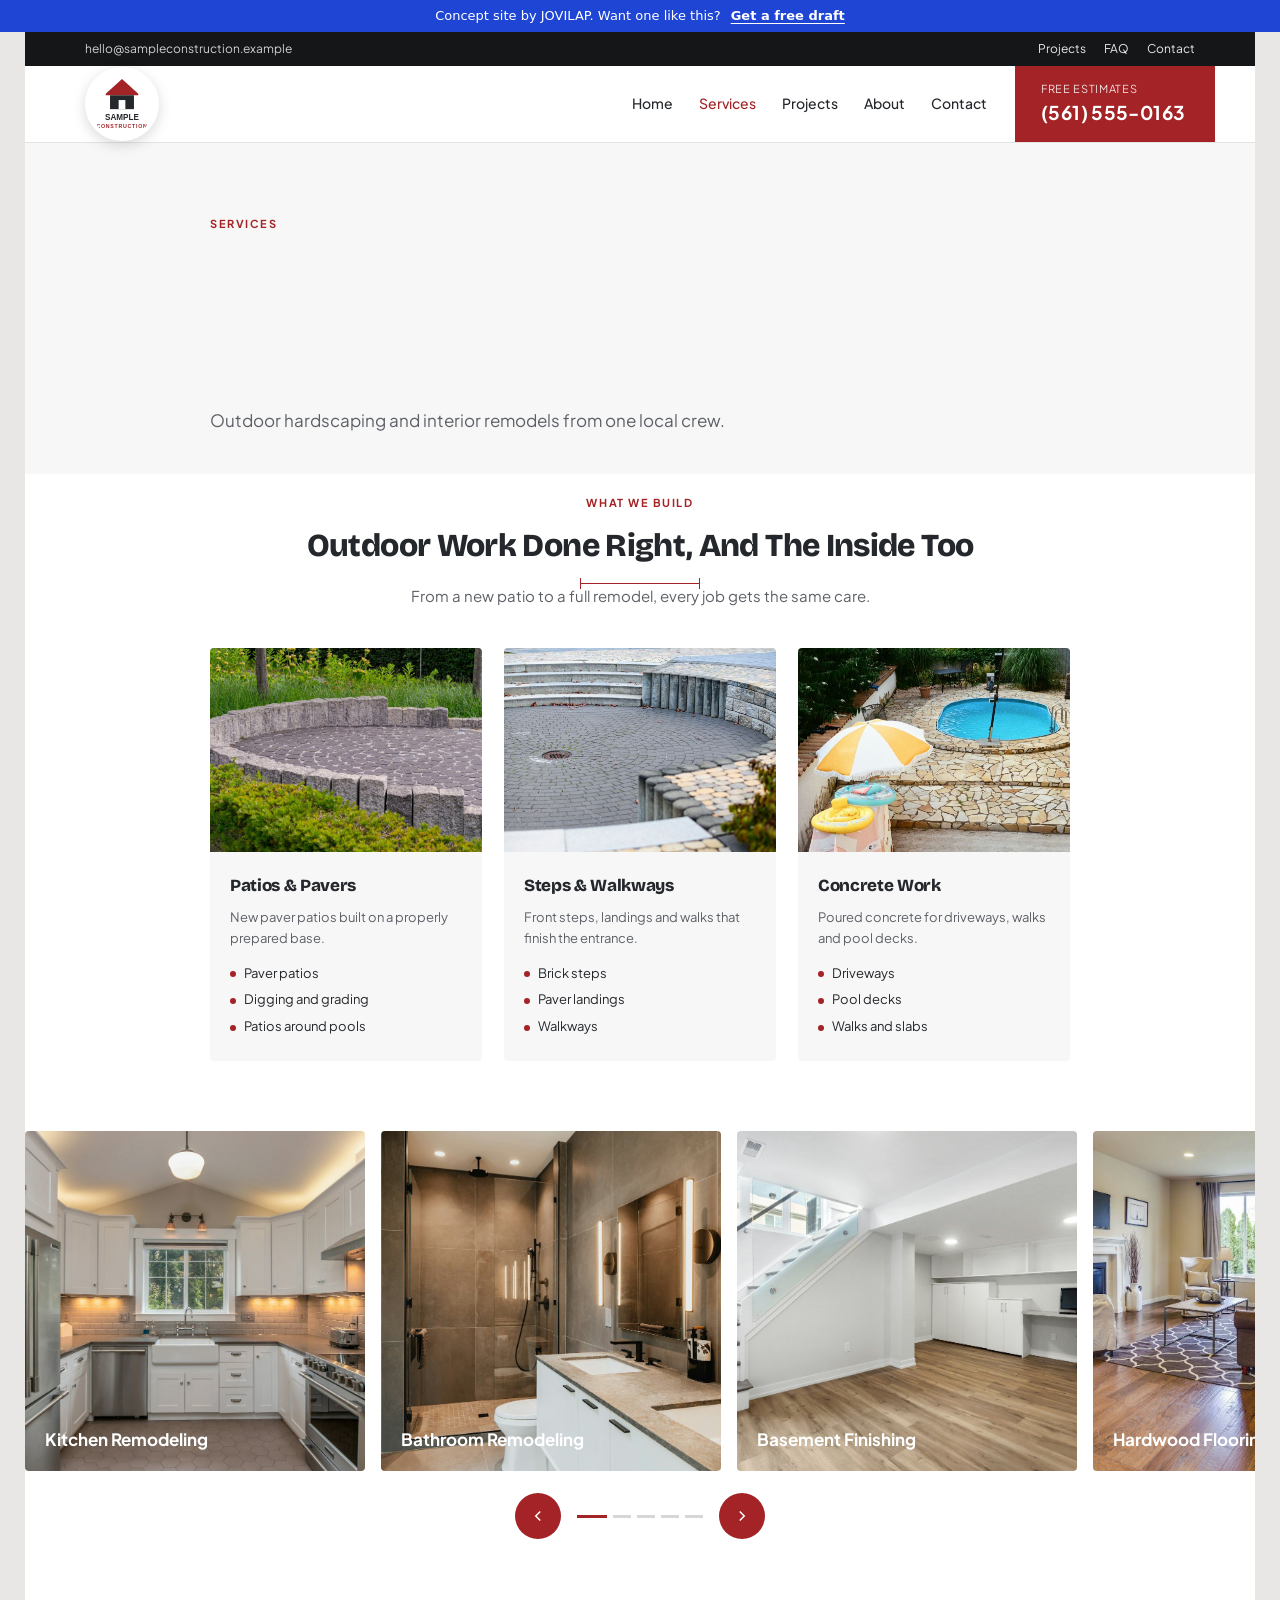
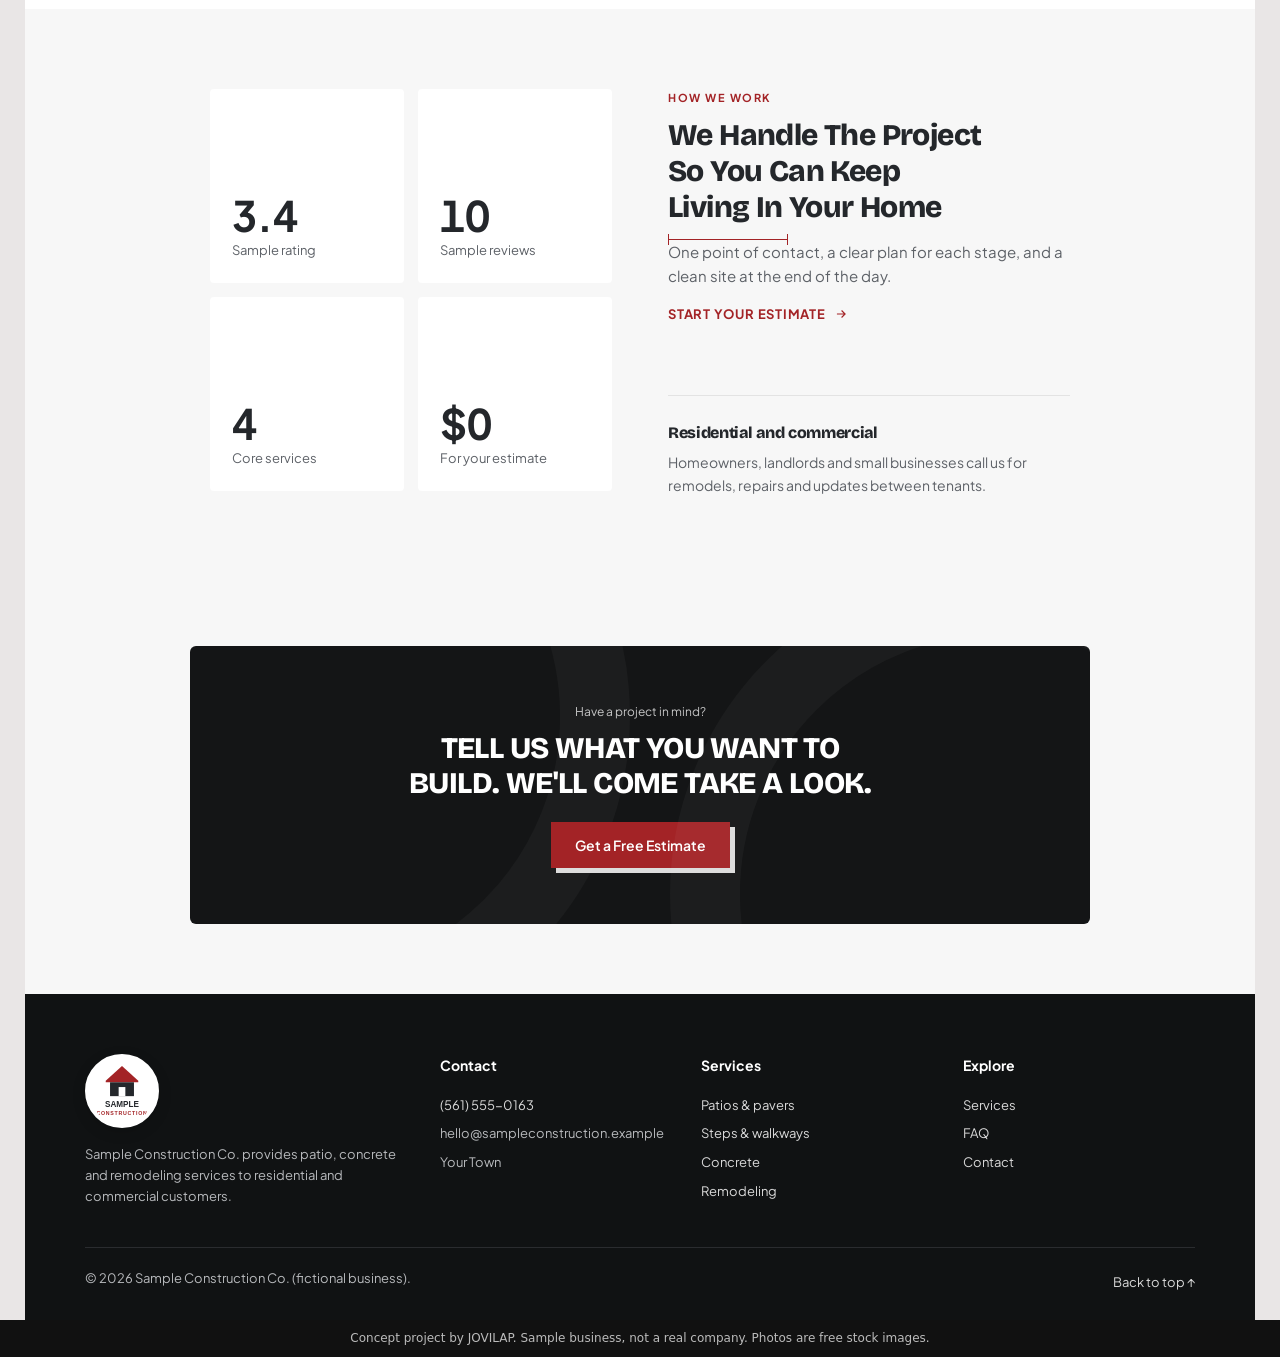
<file: samples/construction/services.html>
<!doctype html>
<html lang="en">
<head>
<meta charset="utf-8">
<meta name="viewport" content="width=device-width, initial-scale=1">
<script>(function(){try{var d=document.documentElement;if(window.matchMedia&&!matchMedia('(prefers-reduced-motion: reduce)').matches&&'IntersectionObserver' in window){d.classList.add('anim');setTimeout(function(){if(!window.__rv)d.classList.remove('anim')},2500)}}catch(e){}})();</script>
<meta name="robots" content="noindex, nofollow">
<title>Services | Sample Construction Co.</title>
<meta name="description" content="Paver patios, steps, concrete and pool-deck work plus kitchen, bathroom and basement remodeling (concept website).">
<link rel="preconnect" href="https://fonts.googleapis.com">
<link rel="preconnect" href="https://fonts.gstatic.com" crossorigin>
<link rel="preconnect" href="https://fonts.googleapis.com">
<link rel="stylesheet" href="https://fonts.googleapis.com/css2?family=Plus+Jakarta+Sans:wght@400;500;600;700;800&amp;family=Bricolage+Grotesque:opsz,wght@12..96,700;12..96,800&amp;display=swap">
<style>
body{margin:0;background:#E9E6E6}
*{box-sizing:border-box}
a{color:#A32326}a:hover{color:#7d1a1c}
.wc{--bur:#A32326;--bur-d:#7d1a1c;--ink:#24272B;--mute:#5d6167;--dark:#222222;--foot:#101213;--pale:#F7F7F7;--ivory:#F0ECE3;--line:#e3e3e3;font-family:'Plus Jakarta Sans',ui-sans-serif,system-ui,-apple-system,'Segoe UI',sans-serif;color:var(--ink);background:#fff;max-width:1230px;margin:0 auto;font-size:15px;line-height:1.6;overflow:hidden}
.wrap{max-width:900px;margin:0 auto;padding-left:max(20px,env(safe-area-inset-left,0px));padding-right:max(20px,env(safe-area-inset-right,0px))}
.wide{max-width:1150px;margin:0 auto;padding-left:max(20px,env(safe-area-inset-left,0px));padding-right:max(20px,env(safe-area-inset-right,0px))}
h1,h2,h3{margin:0;text-wrap:balance;letter-spacing:-.01em;color:var(--ink)}
p{margin:0}
.eyebrow{font-size:11px;font-weight:700;letter-spacing:.14em;text-transform:uppercase;color:var(--bur)}
.btn{display:inline-flex;align-items:center;justify-content:center;gap:10px;min-height:46px;padding:0 24px;border-radius:999px;font:600 14px/1 'Plus Jakarta Sans',sans-serif;text-decoration:none;border:0;cursor:pointer}
.btn-dark{background:#151617;color:#fff}.btn-dark:hover{background:#000;color:#fff}
.btn-bur{background:var(--bur);color:#fff}.btn-bur:hover{background:var(--bur-d);color:#fff}
.btn:focus-visible,a:focus-visible,button:focus-visible,input:focus-visible,select:focus-visible,textarea:focus-visible{outline:3px solid #f0b400;outline-offset:2px}
.utility{background:#151617;color:#cfcfcf;font-size:12px}
.utility .row{display:flex;justify-content:space-between;align-items:center;min-height:34px;gap:16px;flex-wrap:wrap}
.utility a{color:#e8e8e8;text-decoration:none}
.nav{background:#fff;position:relative;border-bottom:1px solid var(--line)}
.nav .row{display:flex;align-items:center;gap:28px;min-height:76px}
.logo{width:74px;height:74px;border-radius:50%;background:var(--bur);color:#fff;display:flex;flex-direction:column;align-items:center;justify-content:center;font-weight:800;letter-spacing:.04em;line-height:1;margin-top:-20px;margin-bottom:-20px;border:4px solid #fff;box-shadow:0 4px 14px rgba(0,0,0,.15);flex:none;text-decoration:none}
.logo span{font-size:7px;letter-spacing:.18em;margin-top:4px;font-weight:600}
.links{display:flex;gap:26px;margin-left:auto;font-size:14px;font-weight:500}
.links a{color:var(--ink);text-decoration:none}.links a:hover{color:var(--bur)}
.callpanel{background:var(--bur);color:#fff;align-self:stretch;display:flex;flex-direction:column;justify-content:center;padding:0 26px;margin-right:calc(-1 * max(20px,env(safe-area-inset-right,0px)));text-decoration:none;min-width:200px}
.callpanel small{font-size:11px;opacity:.85;letter-spacing:.06em;text-transform:uppercase}
.callpanel b{font-size:19px;letter-spacing:.02em;color:#fff}
.menubtn{display:none;margin-left:auto;width:46px;height:46px;border-radius:50%;border:1px solid var(--line);background:#fff;align-items:center;justify-content:center;cursor:pointer}
.mobmenu{display:flex;flex-direction:column;border-top:1px solid var(--line);background:#fff}
.mobmenu a{padding:14px 20px;color:var(--ink);text-decoration:none;border-bottom:1px solid var(--line);font-weight:600}
.hero{position:relative;background:#fff;overflow:hidden}
.hero .grid{position:absolute;inset:0;background-image:linear-gradient(rgba(36,39,43,.05) 1px,transparent 1px),linear-gradient(90deg,rgba(36,39,43,.05) 1px,transparent 1px);background-size:44px 44px;pointer-events:none}
.hero .row{position:relative;display:grid;grid-template-columns:1.05fr 1fr;align-items:end;gap:24px;min-height:500px}
.hero .copy{padding:56px 0 64px;display:flex;flex-direction:column;gap:20px;align-self:center}
.proof{display:flex;align-items:center;gap:12px;font-size:13px;color:var(--mute)}
.avs{display:flex}.avs i{width:34px;height:34px;border-radius:50%;border:2px solid #fff;margin-left:-8px;background:#ddd center/cover;display:block}.avs i:first-child{margin-left:0}
.stars{color:#E3A008;letter-spacing:2px;font-size:13px}
.hero h1{font-size:46px;line-height:1.1;font-weight:700}
.hero p.lead{max-width:440px;color:var(--mute)}
.heroart{position:relative;height:500px;display:flex;align-items:flex-end;justify-content:center}
.circle{position:absolute;bottom:-90px;left:50%;transform:translateX(-50%);width:470px;height:470px;border-radius:50%;background:#2a2c30}
.cutout{position:relative;width:400px;height:400px;border-radius:50%;overflow:hidden;margin-bottom:30px;border:8px solid #fff;box-shadow:0 18px 40px rgba(0,0,0,.25)}
.cutout img{width:100%;height:100%;object-fit:cover;object-position:62% 50%}
.chip{position:absolute;background:#fff;border-radius:14px;box-shadow:0 10px 30px rgba(0,0,0,.14);padding:12px 16px;font-size:13px;display:flex;gap:10px;align-items:center}
.chip b{display:block;font-size:14px;color:var(--ink)}
.booking{background:var(--pale);padding-block:44px}
.booking h2{text-align:center;font-size:22px;font-weight:700;margin-bottom:18px}
.bform{display:flex;background:#fff;border-radius:999px;padding:6px;box-shadow:0 4px 18px rgba(0,0,0,.06);max-width:720px;margin:0 auto;gap:6px}
.bform select,.bform input{flex:1;min-width:0;border:0;background:transparent;font:500 14px 'Plus Jakarta Sans',sans-serif;color:var(--ink);padding:0 16px;min-height:46px}
.bform .sep{width:1px;background:var(--line);margin:8px 0}
.sources{display:flex;justify-content:center;gap:28px;flex-wrap:wrap;margin-top:22px;font-size:12px;color:var(--mute);align-items:center}
.sources span{display:inline-flex;gap:8px;align-items:center;font-weight:600;color:#3a3d42}
.intro{padding-block:80px 0}
.intro .head{display:flex;justify-content:space-between;gap:30px;align-items:flex-end;flex-wrap:wrap}
.intro h2{font-size:34px;line-height:1.2;font-weight:700;max-width:620px}
.intro h2 em{font-style:normal;color:#a9abaf}
.vanimg{margin-top:36px;width:100%;aspect-ratio:16/8;object-fit:cover;display:block;border-radius:4px;max-width:100%}
.roofline{display:block;width:100%;height:70px;margin-top:-1px}
.about{background:var(--pale);padding-block:20px 80px}
.about .row{display:grid;grid-template-columns:1fr 1fr;gap:56px;align-items:center}
.about .ph{position:relative}
.about .ph img{width:100%;aspect-ratio:1/1.02;object-fit:cover;display:block;border-radius:4px;max-width:100%}
.about .cap{position:absolute;left:18px;bottom:18px;right:18px;background:#fff;padding:14px 18px;font-size:14px;font-weight:600;border-radius:4px}
.about .cap mark{background:none;color:var(--bur)}
.about h2{font-size:30px;line-height:1.2;margin:10px 0 14px}
.checks{list-style:none;padding:0;margin:18px 0 0;display:flex;flex-direction:column;gap:10px;font-size:13px;font-weight:600;text-transform:uppercase;letter-spacing:.04em}
.checks li{display:flex;gap:10px;align-items:center}
.ck{width:20px;height:20px;border-radius:50%;background:var(--bur);color:#fff;display:inline-flex;align-items:center;justify-content:center;flex:none}
.values{display:grid;grid-template-columns:repeat(3,minmax(0,1fr));gap:36px;margin-top:56px;border-top:1px solid var(--line);padding-top:30px}
.values .n{font-size:12px;color:var(--mute);font-weight:700}
.values h3{font-size:16px;margin:26px 0 6px}
.values p{font-size:13px;color:var(--mute)}
.banner{padding-block:70px}
.banner .box{position:relative;background:#141516;color:#fff;border-radius:6px;overflow:hidden;text-align:center;padding:56px 24px;max-width:900px;margin:0 auto}
.banner .box:before,.banner .box:after{content:"";position:absolute;width:520px;height:520px;border-radius:50%;border:70px solid rgba(255,255,255,.035)}
.banner .box:before{left:-220px;top:-260px}.banner .box:after{right:-240px;bottom:-300px}
.banner small{position:relative;display:block;font-size:12px;opacity:.75;margin-bottom:10px}
.banner h2{position:relative;color:#fff;font-size:30px;line-height:1.15;font-weight:800;text-transform:uppercase;max-width:620px;margin:0 auto 22px}
.banner .btn{position:relative}
.services{padding-block:20px 60px;text-align:center}
.services h2{font-size:32px;margin:8px 0 10px}
.services .sub{color:var(--mute);max-width:560px;margin:0 auto}
.scards{display:grid;grid-template-columns:repeat(3,minmax(0,1fr));gap:22px;margin-top:40px;text-align:left}
.scard{background:var(--pale);border-radius:4px;overflow:hidden;display:flex;flex-direction:column}
.scard img{width:100%;aspect-ratio:4/3;object-fit:cover;display:block}
.scard .b{padding:20px 20px 24px;display:flex;flex-direction:column;gap:8px}
.scard h3{font-size:17px}
.scard p{font-size:13px;color:var(--mute)}
.scard ul{margin:6px 0 0;padding:0;list-style:none;font-size:13px;display:flex;flex-direction:column;gap:6px}
.scard li:before{content:"";display:inline-block;width:6px;height:6px;border-radius:50%;background:var(--bur);margin-right:8px;vertical-align:middle}
.carousel{padding-block:10px 70px}
.track{display:flex;gap:16px;overflow-x:auto;scroll-snap-type:x mandatory;scrollbar-width:none;padding-left:max(20px,env(safe-area-inset-left,0px));padding-right:20px}
.track::-webkit-scrollbar{display:none}
.slide{position:relative;flex:0 0 340px;aspect-ratio:1/1;scroll-snap-align:start;border-radius:4px;overflow:hidden;max-width:80vw}
.slide img{width:100%;height:100%;object-fit:cover;display:block}
.slide:after{content:"";position:absolute;inset:0;background:linear-gradient(to top,rgba(0,0,0,.72),rgba(0,0,0,0) 55%)}
.slide b{position:absolute;left:20px;bottom:18px;color:#fff;font-size:17px;z-index:1}
.cctrl{display:flex;align-items:center;justify-content:center;gap:16px;margin-top:22px}
.arrow{width:46px;height:46px;border-radius:50%;background:var(--bur);color:#fff;border:0;display:inline-flex;align-items:center;justify-content:center;cursor:pointer}
.arrow:hover{background:var(--bur-d)}
.dashes{display:flex;gap:6px}.dashes i{width:18px;height:3px;background:#d6d6d6;display:block}.dashes i.on{background:var(--bur);width:30px}
.stats{background:var(--pale);padding-block:80px}
.stats .row{display:grid;grid-template-columns:1fr 1fr;gap:56px;align-items:start}
.tiles{display:grid;grid-template-columns:repeat(2,minmax(0,1fr));gap:14px}
.tile{background:#fff;border-radius:4px;aspect-ratio:1/1;padding:22px;display:flex;flex-direction:column;justify-content:flex-end;gap:4px}
.tile b{font-size:42px;line-height:1;font-weight:700}
.tile span{font-size:13px;color:var(--mute)}
.stats h2{font-size:30px;line-height:1.2;margin:10px 0 14px}
.stats .more{margin-top:70px;padding-top:24px;border-top:1px solid var(--line)}
.stats .more h3{font-size:16px;margin-bottom:6px}
.txtlink{font-weight:700;font-size:13px;text-transform:uppercase;letter-spacing:.06em;text-decoration:none;color:var(--bur);display:inline-flex;gap:8px;align-items:center;margin-top:16px}
.coverage{background:var(--ivory);padding-block:70px}
.coverage .row{display:grid;grid-template-columns:.8fr 1.2fr;gap:40px;align-items:center}
.coverage h2{font-size:32px;line-height:1.15;margin:10px 0 14px}
.mapsvg{width:100%;height:auto;display:block}
.sectors{padding-block:80px 30px;display:flex;flex-direction:column;gap:22px}
.sector{display:grid;grid-template-columns:1fr 1fr;background:#222;color:#fff;border-radius:6px;overflow:hidden;min-height:300px}
.sector .t{padding:40px;display:flex;flex-direction:column;justify-content:space-between;gap:20px}
.sector h3{color:#fff;font-size:22px}
.sector p{font-size:13px;color:#bdbdbd;max-width:380px}
.sector img{width:100%;height:100%;object-fit:cover;display:block;min-height:260px}
.sector a{color:#ff8b8d;font-weight:700;font-size:13px;text-decoration:none}
.projects{padding-block:60px 30px}
.projects .head{display:flex;justify-content:space-between;gap:30px;flex-wrap:wrap;align-items:flex-end;padding-bottom:22px;border-bottom:1px solid var(--line)}
.projects h2{font-size:30px}
.projects .head p{max-width:460px;color:var(--mute);font-size:14px}
.pgrid{display:grid;grid-template-columns:1fr 1fr;gap:22px;margin-top:26px}
.pgrid img{width:100%;aspect-ratio:4/3;object-fit:cover;display:block;border-radius:4px}
.pgrid figure{margin:0}
.pgrid figcaption{font-size:13px;margin-top:10px;font-weight:600}
.pgrid figcaption span{display:block;color:var(--mute);font-weight:400;font-size:12px}
.banner2{background:var(--pale)}
.why{padding-block:80px;text-align:center}
.why h2{font-size:32px;margin:8px 0 10px}
.why .sub{color:var(--mute);max-width:560px;margin:0 auto}
.why .row{display:grid;grid-template-columns:1fr 1fr;gap:16px;margin-top:40px;text-align:left}
.why .row>img{width:100%;height:100%;min-height:420px;object-fit:cover;display:block;border-radius:4px}
.fcards{display:grid;grid-template-columns:repeat(2,minmax(0,1fr));gap:16px}
.fcard{background:#222;color:#fff;border-radius:4px;padding:26px 22px;display:flex;flex-direction:column;gap:12px}
.fcard h3{color:#fff;font-size:16px}
.fcard p{font-size:13px;color:#bcbcbc}
.ic{width:42px;height:42px;border:1px solid #4a4a4a;border-radius:8px;display:flex;align-items:center;justify-content:center;color:#e8e8e8}
.words{background:#151617;color:#fff;overflow:hidden;white-space:nowrap;padding-block:16px;font-size:14px;letter-spacing:.06em}
.words .mq{display:inline-flex;gap:26px;animation:mq 40s linear infinite}
.words em{font-style:normal;color:#ff8b8d}
@keyframes mq{to{transform:translateX(-50%)}}
@media (prefers-reduced-motion:reduce){.words .mq{animation:none}}
.reviews{position:relative;padding-block:80px 60px;text-align:center}
.reviews h2{font-size:32px;margin:8px 0 10px}
.reviews .sub{color:var(--mute);max-width:520px;margin:0 auto}
.rgrid{display:grid;grid-template-columns:repeat(2,minmax(0,1fr));gap:20px;margin:40px auto 0;max-width:780px;text-align:left}
.rv{padding:24px;border-radius:4px;background:#fff;box-shadow:0 1px 0 var(--line),0 0 0 1px var(--line)}
.rv q{display:block;font-size:15px;line-height:1.6;quotes:"\201C" "\201D"}
.rv .who{display:flex;justify-content:space-between;align-items:center;margin-top:16px;font-size:12px;color:var(--mute)}
.sketch{position:absolute;top:120px;width:150px;opacity:.5;pointer-events:none}
.findus{display:flex;justify-content:center;gap:16px;flex-wrap:wrap;margin-top:34px}
.findus a{display:inline-flex;align-items:center;gap:10px;padding:12px 20px;border:1px solid var(--line);border-radius:999px;text-decoration:none;color:var(--ink);font-weight:600;font-size:14px;min-height:46px}
.findus a:hover{border-color:var(--bur);color:var(--bur)}
.faq{padding-block:70px}
.faq .row{display:grid;grid-template-columns:.8fr 1.2fr;gap:50px}
.faq h2{font-size:30px;line-height:1.2;margin:10px 0 14px}
.qa{border-bottom:1px solid var(--line)}
.qa button{width:100%;display:flex;justify-content:space-between;gap:16px;align-items:center;background:none;border:0;padding:20px 0;font:600 15px 'Plus Jakarta Sans',sans-serif;color:var(--ink);text-align:left;cursor:pointer;min-height:46px}
.qa .ans{padding:0 0 20px;font-size:14px;color:var(--mute);max-width:560px}
.contact{display:grid;grid-template-columns:1fr 1fr}
.contact>img{width:100%;height:100%;object-fit:cover;display:block;min-height:560px}
.cform{background:var(--pale);padding:56px 48px;display:flex;flex-direction:column;gap:14px}
.cform h2{font-size:30px;margin:6px 0 6px}
.field{display:flex;flex-direction:column;gap:6px}
.field label{font-size:12px;font-weight:700;letter-spacing:.04em}
.field input,.field select,.field textarea{border:1px solid #dcdcdc;background:#fff;border-radius:4px;min-height:46px;padding:10px 14px;font:500 14px 'Plus Jakarta Sans',sans-serif;color:var(--ink);width:100%}
.field textarea{min-height:110px;resize:vertical}
.two{display:grid;grid-template-columns:1fr 1fr;gap:14px}
.err{color:#a3171a;font-size:12px;font-weight:600}
.note{font-size:13px;background:#fff;border-left:3px solid var(--bur);padding:12px 14px}
footer{background:var(--foot);color:#b7b9bc;padding-block:60px 24px;font-size:13px}
footer .cols{display:grid;grid-template-columns:1.4fr 1fr 1fr 1fr;gap:30px}
footer h4{color:#fff;font-size:14px;margin:0 0 14px}
footer a{color:#d9d9d9;text-decoration:none;display:block;padding:4px 0}
footer a:hover{color:#fff}
footer .base{border-top:1px solid #2a2c2f;margin-top:40px;padding-top:20px;display:flex;justify-content:space-between;gap:16px;flex-wrap:wrap}
@media (max-width:900px){
 .links,.callpanel{display:none}.menubtn{display:inline-flex}
 .hero .row,.about .row,.stats .row,.coverage .row,.faq .row,.why .row,.contact,.sector{grid-template-columns:1fr}
 .hero .copy{padding:40px 0 10px}.hero h1{font-size:36px}
 .heroart{height:380px}.circle{width:360px;height:360px;bottom:-70px}.cutout{width:300px;height:300px}
 .values,.scards{grid-template-columns:1fr}
 .pgrid{grid-template-columns:1fr}
 .sector.flip img{order:-1}
 .sector img{min-height:220px;max-height:280px}
 .why .row>img{min-height:260px}
 .rgrid{grid-template-columns:1fr}.sketch{display:none}
 .contact>img{min-height:260px;max-height:320px}
 .cform{padding:40px max(20px,env(safe-area-inset-right,0px)) 40px max(20px,env(safe-area-inset-left,0px))}
 footer .cols{grid-template-columns:1fr 1fr}
 .intro h2,.services h2,.why h2,.reviews h2,.coverage h2{font-size:28px}
}
@media (max-width:560px){
 .bform{flex-direction:column;border-radius:16px}.bform .sep{width:auto;height:1px;margin:0 8px}
 .fcards,.two,.tiles{grid-template-columns:1fr 1fr}
 .fcards{grid-template-columns:1fr}
 footer .cols{grid-template-columns:1fr}
 .chip.c2{display:none}
 .banner h2{font-size:24px}
 .utility .hide{display:none}
}
</style>
<style>[hidden]{display:none!important}html{scroll-behavior:smooth}@media (prefers-reduced-motion:reduce){html{scroll-behavior:auto}}
.concept-note{background:#111;color:#bbb;font:12px/1.4 system-ui,-apple-system,'Segoe UI',sans-serif;text-align:center;padding:10px max(16px,env(safe-area-inset-left,0px))}.logo{background:#fff;overflow:hidden;padding:0}.logo img{width:100%;height:100%;object-fit:cover;display:block;transform:scale(1.12)}</style>
<style data-anim>
/* ---- motion: baseline ---- */
.anim [data-a]{transition-delay:var(--d,0s)}
.anim [data-a="rv"]{opacity:0;transform:translateY(18px);transition:opacity .6s cubic-bezier(.2,.7,.2,1),transform .7s cubic-bezier(.2,.7,.2,1);transition-delay:var(--d,0s)}
.anim [data-a="fade"]{opacity:0;transition:opacity .7s cubic-bezier(.2,.7,.2,1);transition-delay:var(--d,0s)}
.anim [data-a="mask-up"]{clip-path:inset(100% 0 0 0);transition:clip-path 1s cubic-bezier(.65,0,.25,1);transition-delay:var(--d,0s)}
.anim [data-a="mask-down"]{clip-path:inset(0 0 100% 0);transition:clip-path 1s cubic-bezier(.65,0,.25,1);transition-delay:var(--d,0s)}
.anim [data-a="mask-left"]{clip-path:inset(0 100% 0 0);transition:clip-path 1.1s cubic-bezier(.65,0,.25,1);transition-delay:var(--d,0s)}
.anim [data-a="mask-right"]{clip-path:inset(0 0 0 100%);transition:clip-path 1.1s cubic-bezier(.65,0,.25,1);transition-delay:var(--d,0s)}
.anim [data-a].is-in{opacity:1;transform:none;clip-path:inset(0 0 0 0)}
@media (prefers-reduced-motion:no-preference){
 .btn,a.btn,button,.call,.lrow,.txtlink{transition:transform .2s ease,box-shadow .2s ease,background-color .2s ease,color .2s ease,border-color .2s ease}
 .btn:hover,a.btn:hover{transform:translateY(-2px)}
 .btn:active,a.btn:active{transform:translateY(0)}
 [data-faq-a]:not([hidden]),[data-if="menuOpen"]:not([hidden]){animation:mIn .3s cubic-bezier(.2,.7,.2,1)}
 @keyframes mIn{from{opacity:0;transform:translateY(-6px)}to{opacity:1;transform:none}}
}
a:focus-visible,button:focus-visible,input:focus-visible,select:focus-visible,textarea:focus-visible{outline:2px solid currentColor;outline-offset:3px}

.anim .hero [data-a="shape"].is-in{transform:translateX(-50%)}
.anim [data-a="shape"]{opacity:0;transform:translateX(-50%) scale(.72);transform-origin:50% 100%;transition:opacity .6s cubic-bezier(.2,.7,.2,1),transform 1s cubic-bezier(.2,.7,.2,1);transition-delay:var(--d,0s)}
.anim [data-a="cutout"]{opacity:0;transform:translateY(34px) scale(.92);transition:opacity .6s cubic-bezier(.2,.7,.2,1),transform 1.1s cubic-bezier(.2,.7,.2,1);transition-delay:var(--d,0s)}
.anim [data-a="cutout"] img{transform:scale(1.18);transition:transform 1.8s cubic-bezier(.2,.7,.2,1) .2s}
.anim [data-a="cutout"].is-in img{transform:scale(1)}

@keyframes h-rv{from{opacity:0;transform:translateY(18px)}to{opacity:1;transform:none}}
@keyframes h-fade{from{opacity:0}to{opacity:1}}
@keyframes h-mask-up{from{clip-path:inset(100% 0 0 0)}to{clip-path:inset(0 0 0 0)}}
@keyframes h-shape{from{opacity:0;transform:translateX(-50%) scale(.72)}to{opacity:1;transform:translateX(-50%)}}
@keyframes h-cutout{from{opacity:0;transform:translateY(34px) scale(.92)}to{opacity:1;transform:none}}
@keyframes h-zoom{from{transform:scale(1.16)}to{transform:scale(1)}}
@keyframes h-wipe{from{clip-path:inset(0 0 0 100%)}to{clip-path:inset(0 0 0 0)}}
@keyframes h-frame-img{from{clip-path:inset(100% 0 0 0);transform:scale(1.1)}to{clip-path:inset(0 0 0 0);transform:scale(1)}}
@keyframes h-frame-bg{from{opacity:0;transform:translate(-14px,-14px)}to{opacity:1;transform:none}}
@keyframes h-brush{from{-webkit-mask-position:100% 0%;mask-position:100% 0%}to{-webkit-mask-position:0% 0%;mask-position:0% 0%}}
@keyframes h-stack-a{from{opacity:0;transform:translateY(40px) rotate(0deg)}to{opacity:1;transform:rotate(-7deg)}}
@keyframes h-stack-b{from{opacity:0;transform:translateY(40px) rotate(0deg)}to{opacity:1;transform:rotate(5deg)}}
@keyframes h-cine{0%{clip-path:inset(16% 0 16% 0);transform:scale(1.12);filter:brightness(.35)}100%{clip-path:inset(0 0 0 0);transform:scale(1);filter:brightness(1)}}
.anim .hero .proof{animation:h-rv 0.7s cubic-bezier(.2,.7,.2,1) 0.00s both}
.anim .hero h1{animation:h-rv 0.7s cubic-bezier(.2,.7,.2,1) 0.08s both}
.anim .hero .lead{animation:h-rv 0.7s cubic-bezier(.2,.7,.2,1) 0.16s both}
.anim .hero .copy .btn{animation:h-rv 0.7s cubic-bezier(.2,.7,.2,1) 0.24s both}
.anim .hero .circle{animation:h-shape 1.0s cubic-bezier(.2,.7,.2,1) 0.05s both}
.anim .hero .cutout{animation:h-cutout 1.1s cubic-bezier(.2,.7,.2,1) 0.20s both}
.anim .hero .cutout img{animation:h-zoom 1.8s cubic-bezier(.2,.7,.2,1) 0.40s both}
.anim .hero .chip{animation:h-rv 0.7s cubic-bezier(.2,.7,.2,1) 0.75s both}
.anim .hero .chip:nth-child(2){animation-delay:0.87s}
.anim .hero .chip:nth-child(3){animation-delay:0.99s}
.anim .hero .chip:nth-child(4){animation-delay:1.11s}
.anim .hero .chip:nth-child(5){animation-delay:1.23s}
.anim .hero .chip:nth-child(6){animation-delay:1.35s}
.anim .hero .chip:nth-child(7){animation-delay:1.47s}
.anim .hero .chip:nth-child(8){animation-delay:1.59s}</style>
<style data-premium>
.mbar{display:none}
@media (max-width:720px){
 body{padding-bottom:calc(76px + env(safe-area-inset-bottom,0px))}
 .mbar{display:flex;gap:10px;position:fixed;left:0;right:0;bottom:0;z-index:60;padding:10px max(16px,env(safe-area-inset-right,0px)) calc(10px + env(safe-area-inset-bottom,0px)) max(16px,env(safe-area-inset-left,0px));
  background:rgba(255,255,255,.94);-webkit-backdrop-filter:blur(10px);backdrop-filter:blur(10px);border-top:1px solid rgba(0,0,0,.08);
  transform:translateY(110%);transition:transform .3s cubic-bezier(.2,.7,.2,1);font-family:'Plus Jakarta Sans',system-ui,sans-serif}
 .mbar.show{transform:none}
 .mbar a{flex:1;display:flex;align-items:center;justify-content:center;gap:8px;min-height:48px;border-radius:12px;font-weight:700;font-size:15px;text-decoration:none}
 .mbar .c{border:1.5px solid #24272B;color:#24272B;background:#fff}
 .mbar .e{background:#A32326;color:#fff}
}
@media (prefers-reduced-motion:reduce){.mbar{transition:none}}
nav a[aria-current="true"]{text-decoration:underline;text-decoration-thickness:2px;text-underline-offset:7px;text-decoration-color:#A32326}
.req{font-size:12.5px;opacity:.75;margin:2px 0 4px}
button[aria-busy="true"]{opacity:.75;cursor:progress}
</style>
<style data-navfix>
[id]{scroll-margin-top:calc(var(--hh,84px) + 14px)}
.menubtn{width:auto!important;padding:0 14px 0 12px!important;gap:8px;font:inherit;font-weight:700;font-size:14px;color:inherit}
.menubtn .i-close{display:none}.menubtn.is-open .i-close{display:block}.menubtn.is-open .i-open{display:none}
[data-if="menuOpen"]{max-height:calc(100vh - var(--hh,84px));max-height:calc(100dvh - var(--hh,84px));overflow:auto;overscroll-behavior:contain}
.mcta{font-weight:800!important}

.wc{overflow:visible;overflow-x:clip}
header.nav{position:sticky;top:0;z-index:70;background:#fff;transition:box-shadow .2s ease}
header.nav.is-stuck{box-shadow:0 6px 20px rgba(0,0,0,.08)}
header.nav .logo{transition:margin .25s ease,transform .25s ease}
header.nav.is-stuck .logo{margin-top:0;margin-bottom:0;transform:scale(.86)}
@media (max-width:980px){header.nav .wide.row{min-height:76px}}

.pagehead{background:#F7F7F7;padding:72px 0 40px}
.pagehead h1{font-size:clamp(36px,5vw,60px);line-height:1.08;margin-top:10px;max-width:18ch}
.pagehead p{color:var(--mute);max-width:56ch;margin-top:14px;font-size:17px}
nav a[aria-current="page"]{color:#A32326}
</style>
<link rel="stylesheet" href="style-motion.css">
</head>
<body>
<div class="jvbar" role="note"><style>.jvbar{position:relative;z-index:9999;display:flex;flex-wrap:wrap;justify-content:center;align-items:center;gap:4px 10px;padding:7px 16px;background:#1E45D3;color:#fff;font:500 13px/1.35 system-ui,-apple-system,"Segoe UI",Arial,sans-serif;text-align:center}.jvbar a{color:#fff;font-weight:700;text-decoration:underline;text-underline-offset:3px;white-space:nowrap}.jvbar a:hover,.jvbar a:focus-visible{color:#FFD466}.jvbar a:focus-visible{outline:2px solid #fff;outline-offset:2px}</style><span>Concept site by JOVILAP. Want one like this?</span><a href="../../#contact">Get a free draft</a></div>
<script src="style-motion.js"></script>
<div class="wc">

<div class="utility"><div class="wide row">
<span>hello@sampleconstruction.example</span>
<span class="hide" style="display:flex;gap:18px"><a href="projects.html">Projects</a><a href="about.html#faq">FAQ</a><a href="contact.html">Contact</a></span>
</div></div>

<header class="nav"><div class="wide row">
<a class="logo" href="index.html" aria-label="Sample Construction Co. home"><img src="img/logo.svg" alt=""></a>
<nav class="links" aria-label="Main">
<a href="index.html">Home</a><a href="services.html" aria-current="page">Services</a><a href="projects.html">Projects</a><a href="about.html">About</a><a href="contact.html">Contact</a>
</nav>
<a class="callpanel" href="tel:+15615550163"><small>Free estimates</small><b>(561) 555-0163</b></a>
<button class="menubtn" type="button" aria-label="Open menu" aria-expanded="false"><svg class="i-open" width="20" height="20" viewBox="0 0 24 24" fill="none" stroke="currentColor" stroke-width="2" aria-hidden="true"><path d="M4 7h16M4 12h16M4 17h16"/></svg><svg class="i-close" width="20" height="20" viewBox="0 0 24 24" fill="none" stroke="currentColor" stroke-width="2" aria-hidden="true"><path d="M6 6l12 12M18 6L6 18"/></svg><span class="mlbl">Menu</span></button>
</div>
<div data-if="menuOpen" hidden>
<nav class="mobmenu" aria-label="Mobile">
<a href="index.html">Home</a><a href="services.html" aria-current="page">Services</a><a href="projects.html">Projects</a><a href="about.html">About</a><a href="contact.html">Contact</a><a href="tel:+15615550163" style="color:#A32326">Call (561) 555-0163</a><a class="mcta" href="contact.html" style="background:#A32326;color:#fff">Get a free estimate</a>
</nav>
</div>
</header>

<section class="pagehead" id="top"><div class="wrap"><div class="eyebrow">Services</div><h1>Patios, Concrete And Remodeling</h1><p>Outdoor hardscaping and interior remodels from one local crew.</p></div></section>

<section class="services" id="services"><div class="wrap">
<div class="eyebrow">What we build</div>
<h2>Outdoor Work Done Right, And The Inside Too</h2>
<p class="sub">From a new patio to a full remodel, every job gets the same care.</p>
<div class="scards">
<article class="scard"><img src="img/st-round-patio.jpg" alt="Round paver patio with stone edging"><div class="b"><h3>Patios &amp; Pavers</h3><p>New paver patios built on a properly prepared base.</p><ul><li>Paver patios</li><li>Digging and grading</li><li>Patios around pools</li></ul></div></article>
<article class="scard"><img src="img/st-steps-pavers.jpg" alt="Paver steps leading down to a circular patio"><div class="b"><h3>Steps &amp; Walkways</h3><p>Front steps, landings and walks that finish the entrance.</p><ul><li>Brick steps</li><li>Paver landings</li><li>Walkways</li></ul></div></article>
<article class="scard"><img src="img/st-pool-deck.jpg" alt="Stone pool deck around a backyard pool"><div class="b"><h3>Concrete Work</h3><p>Poured concrete for driveways, walks and pool decks.</p><ul><li>Driveways</li><li>Pool decks</li><li>Walks and slabs</li></ul></div></article>
</div>
</div></section>

<section class="carousel" aria-label="More services">
<div class="track" id="trk">
<div class="slide"><img src="img/w_kitchen.jpg" alt="Kitchen interior"><b>Kitchen Remodeling</b></div>
<div class="slide"><img src="img/w_bath.jpg" alt="Bathroom interior"><b>Bathroom Remodeling</b></div>
<div class="slide"><img src="img/w_basement.jpg" alt="Finished basement"><b>Basement Finishing</b></div>
<div class="slide"><img src="img/w_floor.jpg" alt="Room with hardwood floors"><b>Hardwood Flooring</b></div>
<div class="slide"><img src="img/w_tile.jpg" alt="Kitchen tile backsplash"><b>Tile Work</b></div>
</div>
<div class="cctrl">
<button class="arrow" type="button" aria-label="Previous"><svg width="18" height="18" viewBox="0 0 24 24" fill="none" stroke="currentColor" stroke-width="2" aria-hidden="true"><path d="M15 6l-6 6 6 6"/></svg></button>
<span class="dashes" aria-hidden="true"><i class="on"></i><i></i><i></i><i></i><i></i></span>
<button class="arrow" type="button" aria-label="Next"><svg width="18" height="18" viewBox="0 0 24 24" fill="none" stroke="currentColor" stroke-width="2" aria-hidden="true"><path d="M9 6l6 6-6 6"/></svg></button>
</div>
</section>

<section class="stats"><div class="wrap">
<div class="row">
<div class="tiles">
<div class="tile"><b>4.9</b><span>Sample rating</span></div>
<div class="tile"><b>14</b><span>Sample reviews</span></div>
<div class="tile"><b>6</b><span>Core services</span></div>
<div class="tile"><b>$0</b><span>For your estimate</span></div>
</div>
<div>
<div class="eyebrow">How we work</div>
<h2>We Handle The Project So You Can Keep Living In Your Home</h2>
<p style="color:var(--mute)">One point of contact, a clear plan for each stage, and a clean site at the end of the day.</p>
<a class="txtlink" href="contact.html">Start your estimate <svg width="14" height="14" viewBox="0 0 24 24" fill="none" stroke="currentColor" stroke-width="2" aria-hidden="true"><path d="M5 12h14M13 6l6 6-6 6"/></svg></a>
<div class="more"><h3>Residential and commercial</h3><p style="color:var(--mute);font-size:14px">Homeowners, landlords and small businesses call us for remodels, repairs and updates between tenants.</p></div>
</div>
</div>
</div></section>

<section class="banner banner2"><div class="wide">
<div class="box">
<small>Have a project in mind?</small>
<h2>Tell Us What You Want To Build. We'll Come Take A Look.</h2>
<a class="btn btn-bur" href="contact.html">Get a Free Estimate</a>
</div>
</div></section>

<footer><div class="wide">
<div class="cols">
<div><a class="logo" href="#top" style="margin:0 0 16px" aria-label="Sample Construction Co. home"><img src="img/logo.svg" alt=""></a><p>Sample Construction Co. provides patio, concrete and remodeling services to residential and commercial customers.</p></div>
<div><h4>Contact</h4><a href="tel:+15615550163">(561) 555-0163</a><span style="display:block;padding:4px 0">hello@sampleconstruction.example</span><span style="display:block;padding:4px 0">Your Town</span></div>
<div><h4>Services</h4><a href="services.html">Patios &amp; pavers</a><a href="services.html">Steps &amp; walkways</a><a href="services.html">Concrete</a><a href="services.html#trk">Remodeling</a></div>
<div><h4>Explore</h4><a href="services.html">Services</a><a href="about.html#faq">FAQ</a><a href="contact.html">Contact</a></div>
</div>
<div class="base"><span>© 2026 Sample Construction Co. (fictional business).</span><a href="#top" style="display:inline">Back to top ↑</a></div>
</div></footer>

</div>
<div class="mbar" aria-label="Quick contact"><a class="c" href="tel:+15615550163"><svg width="16" height="16" viewBox="0 0 24 24" fill="none" stroke="currentColor" stroke-width="2" aria-hidden="true"><path d="M22 16.9v3a2 2 0 0 1-2.2 2 19.8 19.8 0 0 1-8.6-3.1 19.5 19.5 0 0 1-6-6A19.8 19.8 0 0 1 2.1 4.2 2 2 0 0 1 4.1 2h3a2 2 0 0 1 2 1.7c.1.9.4 1.8.7 2.7a2 2 0 0 1-.5 2.1L8 9.8a16 16 0 0 0 6 6l1.3-1.3a2 2 0 0 1 2.1-.4c.9.3 1.8.6 2.7.7a2 2 0 0 1 1.7 2z"/></svg>Call</a><a class="e" href="contact.html">Free estimate</a></div>
<p class="concept-note">Concept project by JOVILAP. Sample business, not a real company. Photos are free stock images.</p>
<script>
(function(){
  var $=function(s,r){return (r||document).querySelector(s)}, $$=function(s,r){return Array.prototype.slice.call((r||document).querySelectorAll(s))};
  // menu (mobile everywhere; desktop too where a site has no inline nav)
  var mbs=$$('.menubtn'),panel=$('[data-if="menuOpen"]');
  if(panel&&mbs.length){
    if(!panel.id)panel.id='site-menu';
    mbs.forEach(function(b){b.setAttribute('aria-controls',panel.id)});
    var setOpen=function(o,back){panel.hidden=!o;document.documentElement.classList.toggle('menu-open',o);
      mbs.forEach(function(b){b.setAttribute('aria-expanded',String(o));b.setAttribute('aria-label',o?'Close menu':'Open menu');b.classList.toggle('is-open',o);var l=b.querySelector('.mlbl');if(l)l.textContent=o?'Close':'Menu';});
      if(o){var f=panel.querySelector('a,button');if(f)f.focus({preventScroll:true});}else if(back){var vb=mbs.filter(function(b){return b.offsetParent})[0];if(vb)vb.focus();}};
    mbs.forEach(function(b){b.addEventListener('click',function(e){e.stopPropagation();setOpen(panel.hidden,false)})});
    $$('a',panel).forEach(function(a){a.addEventListener('click',function(){setOpen(false,false)})});
    document.addEventListener('keydown',function(e){if(e.key==='Escape'&&!panel.hidden)setOpen(false,true)});
    document.addEventListener('click',function(e){if(!panel.hidden&&!panel.contains(e.target))setOpen(false,false)});
    window.addEventListener('resize',function(){if(!panel.hidden&&!mbs.some(function(b){return b.offsetParent}))setOpen(false,false)});
  }
  // FAQ accordion
  var qs=$$('[data-faq-a]');
  qs.forEach(function(ans){var btn=ans.parentNode.querySelector('button');btn.addEventListener('click',function(){var open=!ans.hidden;qs.forEach(function(o){o.hidden=true;var b=o.parentNode.querySelector('button');b.setAttribute('aria-expanded','false');var p=b.querySelector('path');if(p)p.setAttribute('d','M12 5v14M5 12h14');});if(!open){ans.hidden=false;btn.setAttribute('aria-expanded','true');var p=btn.querySelector('path');if(p)p.setAttribute('d','M5 12h14');}});});
  // carousel
  var trk=document.getElementById('trk');
  if(trk){var idx=0,dots=$$('.dashes i');var go=function(d){var n=trk.children.length;idx=(idx+d+n)%n;trk.scrollTo({left:trk.children[idx].offsetLeft-trk.offsetLeft,behavior:'smooth'});dots.forEach(function(x,i){x.className=i===idx?'on':''});};
    var ar=$$('.cctrl .arrow');if(ar[0])ar[0].addEventListener('click',function(){go(-1)});if(ar[1])ar[1].addEventListener('click',function(){go(1)});}
  // quick booking strip
  var bf=$('.bform');
  if(bf){bf.addEventListener('submit',function(e){e.preventDefault();var s=$('#qs'),c=$('#cs');if(s&&c)c.value=s.value;var z=$('#qz'),m=$('#cm');if(z&&m&&z.value&&!m.value)m.value='Project ZIP: '+z.value;try{sessionStorage.setItem('qs',s?s.value:'');sessionStorage.setItem('qz',z?z.value:'')}catch(err){}var ct=document.getElementById('contact');if(ct){ct.scrollIntoView({behavior:'smooth'})}else{location.href='contact.html'}});
    var qz=$('#qz');if(qz)qz.addEventListener('input',function(){qz.value=qz.value.replace(/[^0-9]/g,'').slice(0,5)});}
  // forms (preview mode: nothing is sent)
  $$('form').forEach(function(f){if(f.classList.contains('bform'))return;f.setAttribute('novalidate','');
    f.addEventListener('submit',function(e){e.preventDefault();
      var err=f.querySelector('[data-if="error"]'),ok=f.querySelector('[data-if="sent"]');
      var name=f.querySelector('input[autocomplete="name"]'),tel=f.querySelector('input[type="tel"]'),em=f.querySelector('input[type="email"]');
      var msg='';var digits=tel?tel.value.replace(/\D/g,''):'';var emv=em?em.value.trim():'';var emOk=/^[^@\s]+@[^@\s]+\.[^@\s]+$/.test(emv);
      if(name&&!name.value.trim())msg='Please enter your name.';
      else if(em&&tel&&digits.length<10&&!emOk)msg='Add a 10-digit phone number or a valid email so we can reach you.';
      else if(!em&&tel&&digits.length<10)msg='Please enter a 10-digit phone number.';
      else if(em&&emv&&!emOk)msg='That email address looks incomplete.';
      if(err){var t=err.querySelector('[data-bind]')||err;}
      if(msg){if(err){err.querySelector('[data-bind="error"]').textContent=msg;err.hidden=false;}if(ok)ok.hidden=true;return;}
      if(err)err.hidden=true;
      var sb=f.querySelector('[type="submit"]'),lbl=sb?sb.innerHTML:'';
      if(sb){sb.disabled=true;sb.setAttribute('aria-busy','true');sb.innerHTML='<span>Sending…</span>';}
      setTimeout(function(){
        if(sb){sb.disabled=false;sb.removeAttribute('aria-busy');sb.innerHTML=lbl;}
        if(ok){$$('[data-bind="name"]',ok).forEach(function(s){s.textContent=name?name.value.trim():''});
          $$('[data-bind="f_name"]',ok).forEach(function(s){s.textContent=name?name.value.trim():''});ok.hidden=false;ok.scrollIntoView({block:'nearest',behavior:'smooth'});}
      },650);
    });});
})();
</script>

<script>
(function(){
  var d=document.documentElement; window.__rv=1; if(!d.classList.contains('anim'))return;
  var C=[{"s": ".intro .head", "t": "rv"}, {"s": ".intro .vanimg", "t": "mask-left", "d": 0.1}, {"s": ".about .ph img", "t": "mask-up"}, {"s": ".about .values > div", "t": "rv", "st": 0.1}, {"s": ".services h2, .services .sub", "t": "rv", "st": 0.08}, {"s": ".scard", "t": "rv", "st": 0.1}, {"s": ".scard img", "t": "mask-up", "d": 0.15, "st": 0.1}, {"s": ".sector img", "t": "mask-right", "st": 0.12}, {"s": ".projects .head", "t": "rv"}, {"s": ".pgrid img", "t": "mask-up", "st": 0.15}, {"s": ".stats .tile", "t": "rv", "st": 0.08}, {"s": ".why .row > img", "t": "mask-up"}, {"s": ".fcard", "t": "rv", "st": 0.08}, {"s": ".rv", "t": "rv", "st": 0.1}, {"s": ".contact > img", "t": "mask-right"}];
  var hero=[],obs=[];
  C.forEach(function(c){var els=Array.prototype.slice.call(document.querySelectorAll(c.s));
    els.forEach(function(el,i){if(el.hasAttribute('data-a'))return;el.setAttribute('data-a',c.t);
      el.style.setProperty('--d',((c.d||0)+i*(c.st||0)).toFixed(2)+'s');(c.h?hero:obs).push(el);});});
  // observe the parent: a target hidden by its own clip-path never reports as intersecting
  var map=new Map();
  obs.forEach(function(el){var p=el.parentElement||el;if(!map.has(p))map.set(p,[]);map.get(p).push(el);});
  var io=new IntersectionObserver(function(es){es.forEach(function(e){if(e.isIntersecting){(map.get(e.target)||[]).forEach(function(el){el.classList.add('is-in')});io.unobserve(e.target);}});},{rootMargin:'0px 0px -8% 0px',threshold:0});
  map.forEach(function(v,p){io.observe(p)});
})();
</script>
<script>
(function(){
  var bar=document.querySelector('.mbar'),hero=document.querySelector('.hero');
  if(bar&&hero&&'IntersectionObserver' in window){new IntersectionObserver(function(es){bar.classList.toggle('show',!es[0].isIntersecting)},{threshold:0}).observe(hero);}
  else if(bar){bar.classList.add('show');}
  // active section: the last linked section whose top has passed just below the header (stable, no flicker)
  var links=[].slice.call(document.querySelectorAll('nav a[href^="#"]')).filter(function(a){var h=a.getAttribute('href');return h.length>1&&h!=='#top'&&document.getElementById(h.slice(1))});
  if(!links.length)return;
  var ids=[];links.forEach(function(a){var id=a.getAttribute('href').slice(1);if(ids.indexOf(id)<0)ids.push(id)});
  ids.sort(function(a,b){return document.getElementById(a).compareDocumentPosition(document.getElementById(b))&2?1:-1});
  var secs=ids.map(function(id){return document.getElementById(id)});
  var cur=null,tick=false;
  var upd=function(){tick=false;var hh=parseFloat(getComputedStyle(document.documentElement).getPropertyValue('--hh'))||80;var line=hh+Math.min(160,innerHeight*.25);
    var pick=null;secs.forEach(function(s,i){if(s.getBoundingClientRect().top<=line)pick=ids[i]});
    if(Math.ceil(scrollY+innerHeight)>=document.documentElement.scrollHeight-2)pick=ids[ids.length-1];
    if(pick===cur)return;cur=pick;links.forEach(function(a){if(a.getAttribute('href')==='#'+pick)a.setAttribute('aria-current','true');else a.removeAttribute('aria-current')});};
  window.addEventListener('scroll',function(){if(!tick){tick=true;requestAnimationFrame(upd)}},{passive:true});window.addEventListener('resize',upd);upd();
})();
</script>
<script>
(function(){
  var hdr=document.querySelector('header.nav');if(!hdr)return;var d=document.documentElement;
  var set=function(){d.style.setProperty('--hh',Math.round(hdr.getBoundingClientRect().height)+'px')};
  set();window.addEventListener('resize',set);if(document.fonts&&document.fonts.ready)document.fonts.ready.then(set);
  var stuck=function(){hdr.classList.toggle('is-stuck',window.scrollY>40)};stuck();window.addEventListener('scroll',stuck,{passive:true});
  if(location.hash.length>1){var t=document.getElementById(decodeURIComponent(location.hash.slice(1)));if(t)window.addEventListener('load',function(){set();t.scrollIntoView({block:'start'})});}
})();
</script>

</body>
</html>
</file>
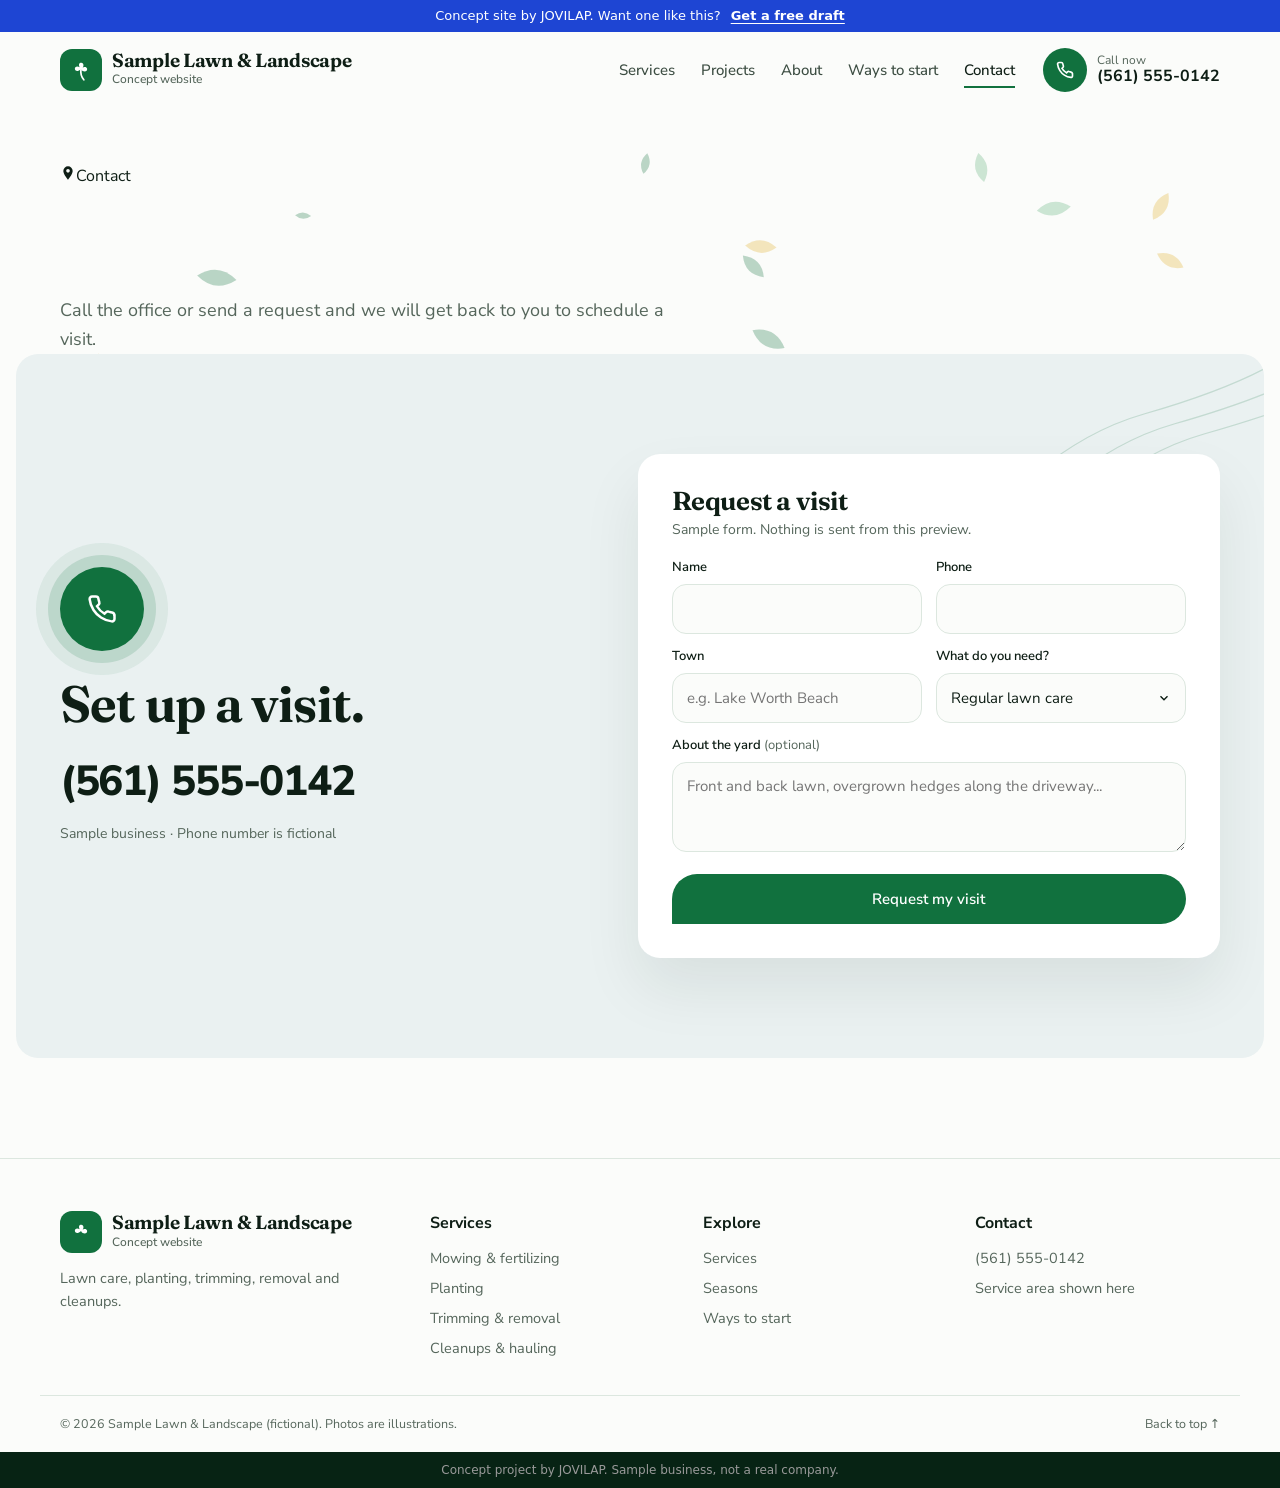
<file: samples/lawn/contact.html>
<!doctype html>
<html lang="en">
<head>
<meta charset="utf-8">
<meta name="viewport" content="width=device-width, initial-scale=1">
<script>(function(){try{var d=document.documentElement;if(matchMedia&&!matchMedia('(prefers-reduced-motion: reduce)').matches&&'IntersectionObserver' in window){d.classList.add('anim');setTimeout(function(){if(!window.__rv)d.classList.remove('anim')},2500)}}catch(e){}})();</script>
<meta name="robots" content="noindex, nofollow">
<title>Contact | Sample Lawn &amp; Landscape</title>
<meta name="description" content="Sample Lawn &amp; Landscape (concept website). Lawn mowing and fertilizing, planting, hedge and shrub trimming, tree and shrub removal, seasonal cleanups and hauling.">
<link rel="preconnect" href="https://fonts.googleapis.com"><link rel="preconnect" href="https://fonts.gstatic.com" crossorigin>
<link href="https://fonts.googleapis.com/css2?family=Fraunces:ital,opsz,wght@0,9..144,600;0,9..144,700;1,9..144,600&family=Nunito+Sans:wght@400;600;700;800&display=swap" rel="stylesheet">
<style>
:root{--g:#11713E;--g-d:#0B5A30;--g-l:#E6F4EA;--deep:#072314;--deep2:#0D3320;--gold:#E4B43C;--paper:#FBFCFA;--blue:#EAF1F1;--ink:#0E1E15;--mute:#55665B;--line:#DCE7DF;--wrap:1200px;--r:22px}
*{box-sizing:border-box;margin:0}
html{scroll-behavior:auto}
@media (prefers-reduced-motion:no-preference){html{scroll-behavior:smooth}}
body{font-family:'Nunito Sans',system-ui,-apple-system,'Segoe UI',sans-serif;background:var(--paper);color:var(--ink);font-size:16px;line-height:1.6;overflow-x:clip}
img{max-width:100%;display:block}a{color:inherit}button{font-family:inherit}
h1,h2,h3{font-weight:700;letter-spacing:-.03em;line-height:1.04;text-wrap:balance}
.wrap{max-width:var(--wrap);margin:0 auto;padding-left:max(20px,env(safe-area-inset-left,0px));padding-right:max(20px,env(safe-area-inset-right,0px))}
[id]{scroll-margin-top:calc(var(--hh,76px) + 14px)}
[hidden]{display:none!important}
:focus-visible{outline:3px solid var(--gold);outline-offset:3px}
.skip{position:absolute;left:-999px;top:8px;background:var(--g);color:#fff;padding:10px 16px;z-index:100}.skip:focus{left:12px}
.pill{display:inline-flex;align-items:center;justify-content:center;gap:10px;min-height:50px;padding:0 24px;border-radius:999px;background:var(--g);color:#fff;font:600 15px/1 'Nunito Sans',sans-serif;text-decoration:none;border:0;cursor:pointer;transition:background .2s,transform .2s}
.pill:hover{background:var(--g-d);transform:translateY(-2px)}
.pill.ol{background:transparent;color:var(--ink);box-shadow:inset 0 0 0 1.5px #B9CBBE}.pill.ol:hover{background:#fff}
.pill.gold{background:var(--gold);color:var(--deep)}.pill.gold:hover{background:#F0C350}
.tag{display:inline-flex;align-items:center;gap:8px;background:#fff;border:1px solid var(--line);border-radius:999px;padding:6px 14px 6px 8px;font-size:13.5px;font-weight:600}
.tag i{width:22px;height:22px;border-radius:50%;background:var(--g-l);display:grid;place-items:center;color:var(--g)}
.h2{font-size:clamp(38px,4.4vw,58px);margin-top:16px}
.lead{color:var(--mute);max-width:58ch}
.sec{padding-block:100px}
.svc{margin-top:64px}

/* header */
header.top{position:sticky;top:0;z-index:50;background:rgba(251,252,250,.94);backdrop-filter:blur(12px);-webkit-backdrop-filter:blur(12px);transition:box-shadow .3s}
header.top.is-stuck{box-shadow:0 1px 0 var(--line),0 10px 24px rgba(7,35,20,.06)}
header.top .wrap{display:flex;align-items:center;gap:28px;min-height:76px}
.logo{display:flex;align-items:center;gap:10px;text-decoration:none;margin-right:auto}
.logo .mk{width:42px;height:42px;border-radius:12px;background:var(--g);display:grid;place-items:center;flex:none}
.logo b{display:block;font-size:19px;font-weight:800;letter-spacing:-.03em;line-height:1.1}
.logo small{display:block;font-size:12px;color:var(--mute);font-weight:500}
nav.main{display:flex;gap:26px}
nav.main a{text-decoration:none;font-weight:500;font-size:15px;color:#3C4D42;padding:6px 0;position:relative}
nav.main a::after{content:"";position:absolute;left:0;right:0;bottom:0;height:2px;background:var(--g);transform:scaleX(0);transition:transform .25s}
nav.main a:hover,nav.main a[aria-current]{color:var(--ink)}
nav.main a:hover::after,nav.main a[aria-current]::after{transform:scaleX(1)}
.hcall{display:flex;align-items:center;gap:10px;text-decoration:none}
.hcall .ic{width:44px;height:44px;border-radius:50%;background:var(--g);color:#fff;display:grid;place-items:center}
.hcall small{display:block;font-size:12px;color:var(--mute);line-height:1.2}
.hcall b{display:block;font-size:16px;line-height:1.2}
.menubtn{display:none;align-items:center;gap:8px;height:44px;padding:0 15px;border-radius:999px;border:1.5px solid var(--line);background:#fff;font:600 14px 'Nunito Sans',sans-serif;cursor:pointer;color:var(--ink)}
.menubtn .bars{width:16px;height:10px;position:relative}.menubtn .bars::before,.menubtn .bars::after{content:"";position:absolute;left:0;right:0;height:2px;background:currentColor;transition:transform .25s,top .25s}
.menubtn .bars::before{top:0}.menubtn .bars::after{top:8px}
.menubtn.is-open .bars::before{top:4px;transform:rotate(45deg)}.menubtn.is-open .bars::after{top:4px;transform:rotate(-45deg)}
#menu{position:absolute;left:0;right:0;top:100%;background:var(--paper);border-top:1px solid var(--line);padding:8px max(20px,env(safe-area-inset-left,0px)) 20px;box-shadow:0 18px 30px rgba(7,35,20,.1)}
#menu a{display:block;padding:14px 0;border-bottom:1px solid var(--line);text-decoration:none;font-weight:600}
#menu .pill{margin-top:16px;width:100%;border-bottom:0}

/* hero */
.hero{padding-top:56px}
.hero .center{text-align:center}
.hero .loc{display:inline-flex;align-items:center;gap:8px;font-weight:600;font-size:15px;color:var(--g)}
.hero h1{font-size:clamp(48px,7vw,96px);margin:14px auto 0;max-width:15ch}
.hero h1 span{color:var(--g)}
.hgrid{display:grid;grid-template-columns:.9fr 1.1fr;gap:20px;margin-top:44px}
.hcard{background:var(--blue);border-radius:var(--r);padding:clamp(24px,3vw,40px);display:flex;flex-direction:column;justify-content:space-between;gap:26px}
.hcard p{color:#3C4D42;font-size:17px;text-align:center}
.hcard .acts{display:flex;flex-wrap:wrap;justify-content:center;gap:10px}
.hcard ul{list-style:none;padding:0;display:grid;grid-template-columns:1fr 1fr;gap:8px;border-top:1px solid #CFDCDC;padding-top:22px}
.hcard li{display:flex;gap:10px;align-items:center;font-weight:600;font-size:15px}
.hcard li::before{content:"";width:22px;height:22px;flex:none;border-radius:50%;background:var(--g) url("data:image/svg+xml,%3Csvg xmlns='http://www.w3.org/2000/svg' width='12' height='12' viewBox='0 0 24 24' fill='none' stroke='white' stroke-width='3.5'%3E%3Cpath d='M5 12l5 5 9-10'/%3E%3C/svg%3E") center no-repeat}
.hphoto{position:relative;border-radius:var(--r);overflow:hidden;min-height:440px;background:#cfe1d3}
.hphoto img{position:absolute;inset:0;width:100%;height:100%;object-fit:cover;object-position:40% 50%}
.stripes{position:absolute;inset:0;display:grid;grid-template-columns:repeat(8,1fr);pointer-events:none}
.stripes i:nth-child(odd){background:#2E8B4F}.stripes i:nth-child(even){background:#3FA061}
.hphoto .lbl{position:absolute;left:16px;bottom:16px;z-index:2;background:rgba(255,255,255,.94);border-radius:14px;padding:10px 14px;font-size:13.5px;font-weight:600;display:flex;gap:8px;align-items:center}
.hphoto .lbl::before{content:"";width:8px;height:8px;border-radius:50%;background:var(--gold)}
.strip{display:flex;flex-wrap:wrap;justify-content:space-between;gap:16px 30px;padding-block:40px;border-bottom:1px solid var(--line)}
.strip span{display:flex;align-items:center;gap:10px;font-weight:700;font-size:17px;color:#2F4236}
.strip span svg{color:var(--g)}

/* services */
.svc{background:var(--g-l)}
.svc .head{display:flex;justify-content:space-between;align-items:flex-end;gap:20px;flex-wrap:wrap}
.arrows{display:flex;gap:10px}
.arrows button{width:50px;height:50px;border-radius:50%;border:0;background:#fff;color:var(--g);display:grid;place-items:center;cursor:pointer;transition:background .2s,color .2s,opacity .2s}
.arrows button.n{background:var(--g);color:#fff}
.arrows button:disabled{opacity:.35;cursor:default}
.track{display:grid;grid-auto-flow:column;grid-auto-columns:calc((100% - 48px)/4);gap:16px;overflow-x:auto;scroll-snap-type:x mandatory;scrollbar-width:none;margin-top:40px;padding-bottom:6px}
.track::-webkit-scrollbar{display:none}
.sc{scroll-snap-align:start;background:#FCFFF9;border-radius:var(--r);padding:14px 14px 22px;display:flex;flex-direction:column;gap:12px}
.sc .im{border-radius:16px;overflow:hidden;aspect-ratio:1/1}
.sc .im img{width:100%;height:100%;object-fit:cover;transition:transform .8s}
.sc:hover .im img{transform:scale(1.06)}
.sc h3{font-size:19px;letter-spacing:-.02em;margin:4px 6px 0}
.sc p{color:var(--mute);font-size:14.5px;margin:0 6px;flex:1}
.sc a{margin:6px 6px 0;align-self:flex-start;text-decoration:none;font-weight:600;font-size:14px;border:1.5px solid #B9CBBE;border-radius:999px;padding:9px 18px;transition:background .2s,color .2s,border-color .2s}
.sc a:hover{background:var(--g);border-color:var(--g);color:#fff}
.sc.hl a{background:var(--g);border-color:var(--g);color:#fff}
.svc .note{font-size:13px;color:var(--mute);margin-top:18px}

/* about */
.about .wrap{display:grid;grid-template-columns:300px 1fr;gap:56px;align-items:start}
.about .por{border-radius:var(--r);overflow:hidden;aspect-ratio:4/5;margin-top:56px}
.about .por img{width:100%;height:100%;object-fit:cover}
.about h2{font-size:clamp(30px,3.4vw,44px)}
.about .pts{display:grid;grid-template-columns:1fr 1fr;gap:20px;margin-top:28px;padding-top:28px;border-top:1px solid var(--line)}
.about .pt{display:grid;grid-template-columns:52px 1fr;gap:14px}
.about .pt i{width:52px;height:52px;border-radius:50%;background:var(--g-l);display:grid;place-items:center;color:var(--g)}
.about .pt b{display:block;font-size:17px}
.about .pt span{color:var(--mute);font-size:14.5px}

/* seasons */
.season{background:var(--deep);color:#fff}
.season .tag{background:rgba(255,255,255,.06);border-color:rgba(255,255,255,.12);color:#fff}
.season .tag i{background:rgba(228,180,60,.2);color:var(--gold)}
.season .lead{color:#AFC4B6}
.sgrid{display:grid;grid-template-columns:1fr 1fr;gap:48px;margin-top:10px;align-items:center}
.stabs{display:flex;gap:8px;flex-wrap:wrap;margin-top:30px}
.stabs button{border:1.5px solid rgba(255,255,255,.18);background:transparent;color:#DCE8E0;border-radius:999px;padding:10px 18px;font:600 15px 'Nunito Sans',sans-serif;cursor:pointer;transition:background .2s,color .2s,border-color .2s}
.stabs button[aria-selected="true"]{background:var(--gold);border-color:var(--gold);color:var(--deep)}
.spanel{margin-top:24px}
.spanel ul{list-style:none;padding:0;display:grid;gap:14px}
.spanel li{display:grid;grid-template-columns:1fr auto;gap:14px;align-items:center;padding:14px 16px;border-radius:14px;background:rgba(255,255,255,.05);border:1px solid rgba(255,255,255,.08);animation:sIn .5s cubic-bezier(.2,.7,.2,1) calc(var(--i)*.08s) both}
.spanel li b{display:block;font-weight:600}
.spanel li small{display:block;color:#AFC4B6;font-size:13.5px}
.spanel li em{font-style:normal;font-size:12.5px;font-weight:700;border-radius:999px;padding:5px 11px;white-space:nowrap}
.spanel .k1{background:var(--gold);color:var(--deep)}.spanel .k2{background:rgba(93,187,124,.25);color:#BFE8CC}.spanel .k3{background:rgba(255,255,255,.08);color:#AFC4B6}
@keyframes sIn{from{opacity:0;transform:translateX(14px)}to{opacity:1;transform:none}}
.season .fine{font-size:13px;color:#86A190;margin-top:18px}
.sphoto{position:relative;border-radius:var(--r);overflow:hidden;aspect-ratio:5/4;background:var(--deep2)}
.sphoto img{position:absolute;inset:0;width:100%;height:100%;object-fit:cover;transition:opacity .6s}
.sphoto img.off{opacity:0}
.sphoto .cap{position:absolute;left:16px;top:16px;background:rgba(7,35,20,.75);backdrop-filter:blur(6px);-webkit-backdrop-filter:blur(6px);border-radius:999px;padding:8px 14px;font-weight:600;font-size:14px}

/* plans */
.plans .center{text-align:center}
.plans .center .lead{margin:14px auto 0}
.pgrid{display:grid;grid-template-columns:repeat(3,1fr);gap:16px;margin-top:48px;align-items:stretch}
.pc{position:relative;background:var(--blue);border-radius:var(--r);padding:30px 28px;display:flex;flex-direction:column;gap:14px}
.pc.mid{background:var(--g);color:#fff;transform:translateY(-12px)}
.pc .flag{position:absolute;top:-16px;left:50%;transform:translateX(-50%);background:var(--gold);color:var(--deep);border-radius:999px;padding:6px 14px;font-weight:700;font-size:13px;white-space:nowrap}
.pc h3{font-size:26px}
.pc .q{font-size:15px;color:var(--mute)}.pc.mid .q{color:#CFE7D8}
.pc ul{list-style:none;padding:0;display:grid;gap:9px;margin-top:6px;flex:1}
.pc li{display:flex;gap:10px;font-size:15px}
.pc li::before{content:"";flex:none;width:18px;height:18px;margin-top:3px;border-radius:50%;background:var(--g) url("data:image/svg+xml,%3Csvg xmlns='http://www.w3.org/2000/svg' width='10' height='10' viewBox='0 0 24 24' fill='none' stroke='white' stroke-width='4'%3E%3Cpath d='M5 12l5 5 9-10'/%3E%3C/svg%3E") center no-repeat}
.pc.mid li::before{background-color:var(--gold)}
.pc .pill{margin-top:10px}
.pc.mid .pill{background:#fff;color:var(--g)}

/* contact */
.contact{background:var(--blue);border-radius:var(--r);margin-inline:max(16px,env(safe-area-inset-left,0px));position:relative;overflow:hidden}
.contact .lines{position:absolute;right:-80px;top:-60px;width:520px;opacity:.5;pointer-events:none}
.cgrid{position:relative;display:grid;grid-template-columns:1fr 1.1fr;gap:48px;align-items:center}
.ring{display:inline-grid;place-items:center;width:84px;height:84px;border-radius:50%;background:var(--g);color:#fff;box-shadow:0 0 0 12px rgba(17,113,62,.15),0 0 0 24px rgba(17,113,62,.07);margin-bottom:26px}
.cgrid .big{display:block;font-size:clamp(30px,3.4vw,42px);font-weight:800;letter-spacing:-.03em;margin-top:18px;text-decoration:none}
.cgrid .fine{color:var(--mute);font-size:14px;margin-top:8px}
.form{background:#fff;border-radius:var(--r);padding:clamp(22px,3vw,34px);box-shadow:0 30px 60px rgba(7,35,20,.08)}
.form h3{font-size:26px}
.fgrid{display:grid;grid-template-columns:1fr 1fr;gap:12px 14px;margin-top:16px}
.f label{display:block;font-size:13px;font-weight:600;margin-bottom:6px}
.f label em{font-style:normal;color:var(--mute);font-weight:400}
.f input,.f select,.f textarea{width:100%;font:inherit;font-size:15px;border:1.5px solid var(--line);border-radius:14px;padding:11px 14px;min-height:50px;background:var(--paper);color:var(--ink)}
.f select{appearance:none;background:var(--paper) url("data:image/svg+xml,%3Csvg xmlns='http://www.w3.org/2000/svg' width='14' height='14' viewBox='0 0 24 24' fill='none' stroke='%230E1E15' stroke-width='2.4'%3E%3Cpath d='M6 9l6 6 6-6'/%3E%3C/svg%3E") no-repeat right 14px center;padding-right:38px}
.f input:focus,.f select:focus,.f textarea:focus{outline:none;border-color:var(--g)}
.f.full{grid-column:1/-1}
.f textarea{min-height:90px;resize:vertical}
.form .pill{margin-top:14px;width:100%}
.err{margin-top:12px;color:#B42318;font-weight:700;font-size:14px}
.ok{margin-top:14px;background:var(--g-l);border-radius:14px;padding:14px 16px;font-size:15px}
.ok:focus{outline:none}

/* footer */
footer{margin-top:100px;border-top:1px solid var(--line)}
.fgrid2{display:grid;grid-template-columns:1.4fr 1fr 1fr 1fr;gap:28px;padding-block:52px 34px}
footer p,footer li,footer ul a{color:var(--mute);font-size:14.5px;text-decoration:none}
footer ul{list-style:none;padding:0;display:grid;gap:7px}
footer h4{font-size:16px;margin-bottom:10px}
.fbot{display:flex;flex-wrap:wrap;justify-content:space-between;gap:10px;border-top:1px solid var(--line);padding-block:18px;font-size:12.5px;color:var(--mute)}
.fbot a{text-decoration:none}
.concept-note{background:var(--deep);color:#9a9a9a;font:12px/1.4 system-ui,sans-serif;text-align:center;padding:10px 16px}
.mbar{display:none}

/* motion */
@media (prefers-reduced-motion:no-preference){
 .anim .hero .loc,.anim .hero h1,.anim .hcard{animation:up .9s cubic-bezier(.2,.7,.2,1) both}
 .anim .hero h1{animation-delay:.12s}.anim .hcard{animation-delay:.4s}
 .anim .hphoto{animation:up .9s cubic-bezier(.2,.7,.2,1) .5s both}
 .anim .stripes i{animation:mow .8s cubic-bezier(.7,0,.2,1) both}
 .anim .stripes i:nth-child(1){animation-delay:.9s}.anim .stripes i:nth-child(2){animation-delay:1s}.anim .stripes i:nth-child(3){animation-delay:1.1s}.anim .stripes i:nth-child(4){animation-delay:1.2s}.anim .stripes i:nth-child(5){animation-delay:1.3s}.anim .stripes i:nth-child(6){animation-delay:1.4s}.anim .stripes i:nth-child(7){animation-delay:1.5s}.anim .stripes i:nth-child(8){animation-delay:1.6s}
 .anim .stripes i:nth-child(even){animation-name:mowUp}
 .anim .hphoto img{animation:zoom 2.6s cubic-bezier(.2,.7,.2,1) .9s both}
 .anim [data-rv]{opacity:0;transform:translateY(24px);transition:opacity .8s cubic-bezier(.2,.7,.2,1) var(--d,0s),transform .8s cubic-bezier(.2,.7,.2,1) var(--d,0s)}
 .anim [data-rv].in{opacity:1;transform:none}
 .anim .pc.mid[data-rv].in{transform:translateY(-12px)}
 @keyframes mow{to{transform:translateY(101%)}}
 @keyframes mowUp{to{transform:translateY(-101%)}}
 @keyframes zoom{from{transform:scale(1.12)}to{transform:none}}
 @keyframes up{from{opacity:0;transform:translateY(26px)}to{opacity:1;transform:none}}
}
@media (prefers-reduced-motion:reduce){.stripes{display:none}.spanel li{animation:none}}

/* responsive */
@media (max-width:1060px){
 nav.main{display:none}.menubtn{display:inline-flex}.hcall small,.hcall b{display:none}
 .hgrid,.about .wrap,.sgrid,.cgrid{grid-template-columns:1fr}
 .hphoto{min-height:380px}
 .track{grid-auto-columns:calc((100% - 16px)/2)}
 .about .por{margin-top:0;aspect-ratio:16/10}
 .pgrid{grid-template-columns:1fr;max-width:520px;margin-inline:auto}.pc.mid,.anim .pc.mid[data-rv].in{transform:none}
 .fgrid2{grid-template-columns:1fr 1fr}
}
@media (max-width:640px){
 .wrap{padding-left:max(16px,env(safe-area-inset-left,0px));padding-right:max(16px,env(safe-area-inset-right,0px))}
 .logo small{display:none}.logo b{font-size:17px}
 .sec{padding-block:72px}
 .svc{margin-top:28px}.strip{padding-block:28px}
 .hero{padding-top:36px}
 .hero h1{font-size:46px}
 .hcard ul{grid-template-columns:1fr}
 .hphoto{min-height:300px}
 .strip{justify-content:flex-start}
 .track{grid-auto-columns:82%}
 .about .pts{grid-template-columns:1fr}
 .fgrid{grid-template-columns:1fr}
 .fgrid2{grid-template-columns:1fr}
 footer{padding-bottom:70px}
 .mbar{display:grid;grid-template-columns:1fr 1.3fr;gap:8px;position:fixed;left:0;right:0;bottom:0;z-index:60;padding:10px max(12px,env(safe-area-inset-left,0px)) calc(10px + env(safe-area-inset-bottom,0px));background:rgba(7,35,20,.97);transition:transform .3s}
 .mbar a{display:flex;align-items:center;justify-content:center;min-height:46px;border-radius:999px;font-weight:700;text-decoration:none}
 .mbar .c{box-shadow:inset 0 0 0 2px rgba(255,255,255,.4);color:#fff}.mbar .e{background:var(--gold);color:var(--deep)}
 .mbar.hide{transform:translateY(110%)}
}

.pagehead{padding-top:56px}
.pagehead h1{font-size:clamp(42px,6vw,76px);margin-top:12px;max-width:16ch}
.pagehead .lead{margin-top:16px;font-size:18px}
.gal{display:grid;grid-template-columns:repeat(3,1fr);gap:16px;margin-top:40px}
.gal figure{margin:0;background:#fff;border:1px solid var(--line);border-radius:var(--r);overflow:hidden}
.gal .im{aspect-ratio:4/3;overflow:hidden;background:var(--g-l)}
.gal img{width:100%;height:100%;object-fit:cover;transition:transform .8s}
.gal figure:hover img{transform:scale(1.05)}
.gal figcaption{padding:14px 18px;font-weight:600}
.gal figcaption span{display:block;font-weight:400;color:var(--mute);font-size:14px}
.cta-band{text-align:center}.cta-band .lead{margin:14px auto 0}.cta-band .pill{margin-top:26px}
@media (max-width:1060px){.gal{grid-template-columns:1fr 1fr}}
@media (max-width:640px){.gal{grid-template-columns:1fr}.pagehead{padding-top:36px}}
</style>
<link rel="stylesheet" href="style-motion.css">
</head>
<body>
<div class="jvbar" role="note"><style>.jvbar{position:relative;z-index:9999;display:flex;flex-wrap:wrap;justify-content:center;align-items:center;gap:4px 10px;padding:7px 16px;background:#1E45D3;color:#fff;font:500 13px/1.35 system-ui,-apple-system,"Segoe UI",Arial,sans-serif;text-align:center}.jvbar a{color:#fff;font-weight:700;text-decoration:underline;text-underline-offset:3px;white-space:nowrap}.jvbar a:hover,.jvbar a:focus-visible{color:#FFD466}.jvbar a:focus-visible{outline:2px solid #fff;outline-offset:2px}</style><span>Concept site by JOVILAP. Want one like this?</span><a href="../../#contact">Get a free draft</a></div>
<script src="style-motion.js"></script>
<a class="skip" href="#main">Skip to content</a>
<header class="top" data-header>
 <div class="wrap">
  <a class="logo" href="index.html" aria-label="Sample Lawn &amp; Landscape, back to top"><span class="mk" aria-hidden="true"><svg width="26" height="26" viewBox="0 0 24 24" fill="#fff"><path d="M12 11c-1.8-3.6-6.4-2.6-5.6.4.5 1.8 3 2.2 5.6-.4zM12 11c3.6-1.8 2.6-6.4-.4-5.6-1.8.5-2.2 3 .4 5.6zM12 11c1.8 3.6 6.4 2.6 5.6-.4-.5-1.8-3-2.2-5.6.4z"/><path d="M12 11c-.6 4 .4 7.5 2.6 10" stroke="#fff" stroke-width="1.6" fill="none" stroke-linecap="round"/></svg></span><span><b>Sample Lawn &amp; Landscape</b><small>Concept website</small></span></a>
  <nav class="main" aria-label="Main" data-nav><a href="services.html">Services</a><a href="projects.html">Projects</a><a href="about.html">About</a><a href="index.html#plans">Ways to start</a><a href="contact.html" aria-current="page">Contact</a></nav>
  <a class="hcall" href="tel:+15615550142" aria-label="Call (561) 555-0142"><span class="ic" aria-hidden="true"><svg width="18" height="18" viewBox="0 0 24 24" fill="none" stroke="currentColor" stroke-width="2.2"><path d="M22 16.9v3a2 2 0 01-2.2 2 19.8 19.8 0 01-8.6-3.1 19.5 19.5 0 01-6-6A19.8 19.8 0 012.1 4.2 2 2 0 014.1 2h3a2 2 0 012 1.7c.1.9.4 1.8.7 2.7a2 2 0 01-.5 2.1L8 9.8a16 16 0 006 6l1.3-1.3a2 2 0 012.1-.4c.9.3 1.8.6 2.7.7a2 2 0 011.7 2z"/></svg></span><span><small>Call now</small><b>(561) 555-0142</b></span></a>
  <button class="menubtn" type="button" data-menu-toggle aria-expanded="false" aria-controls="menu"><span class="bars" aria-hidden="true"></span><span class="mlbl">Menu</span></button>
  <nav id="menu" aria-label="Mobile" data-nav hidden><a href="index.html">Home</a><a href="services.html">Services</a><a href="projects.html">Projects</a><a href="about.html">About</a><a class="pill" href="contact.html" aria-current="page">Request a visit</a></nav>
 </div>
</header>

<main id="main">
<section class="pagehead" id="top"><div class="wrap"><span class="loc"><svg width="16" height="16" viewBox="0 0 24 24" fill="currentColor" aria-hidden="true"><path d="M12 2a7 7 0 00-7 7c0 5 7 13 7 13s7-8 7-13a7 7 0 00-7-7zm0 9.5A2.5 2.5 0 1112 6a2.5 2.5 0 010 5.5z"/></svg>Contact</span><h1>Set up a visit.</h1><p class="lead">Call the office or send a request and we will get back to you to schedule a visit.</p></div></section>

<section class="sec contact" id="contact" aria-labelledby="ct-h">
 <svg class="lines" viewBox="0 0 520 400" aria-hidden="true"><g fill="none" stroke="#11713E" stroke-width="1.2" opacity=".35"><path d="M10 380C120 300 180 160 320 120S500 40 510 10"/><path d="M40 390C150 310 210 170 350 130S520 60 530 30"/><path d="M70 400C180 320 240 180 380 140S540 80 550 50"/></g></svg>
 <div class="wrap cgrid">
  <div data-rv>
   <span class="ring" aria-hidden="true"><svg width="30" height="30" viewBox="0 0 24 24" fill="none" stroke="currentColor" stroke-width="2"><path d="M22 16.9v3a2 2 0 01-2.2 2 19.8 19.8 0 01-8.6-3.1 19.5 19.5 0 01-6-6A19.8 19.8 0 012.1 4.2 2 2 0 014.1 2h3a2 2 0 012 1.7c.1.9.4 1.8.7 2.7a2 2 0 01-.5 2.1L8 9.8a16 16 0 006 6l1.3-1.3a2 2 0 012.1-.4c.9.3 1.8.6 2.7.7a2 2 0 011.7 2z"/></svg></span>
   <h2 id="ct-h" style="font-size:clamp(34px,4vw,52px)">Set up a visit.</h2>
   <a class="big" href="tel:+15615550142">(561) 555-0142</a>
   <p class="fine">Sample business · Phone number is fictional</p>
  </div>
  <form class="form" data-preview aria-labelledby="fh" data-rv>
   <h3 id="fh">Request a visit</h3><p class="fine" style="margin-top:4px;color:var(--mute);font-size:14px">Sample form. Nothing is sent from this preview.</p>
   <div class="fgrid">
    <div class="f"><label for="n">Name</label><input id="n" name="name" autocomplete="name"></div>
    <div class="f"><label for="p">Phone</label><input id="p" name="phone" type="tel" autocomplete="tel" inputmode="tel"></div>
    <div class="f"><label for="t">Town</label><input id="t" name="town" autocomplete="address-level2" placeholder="e.g. Lake Worth Beach"></div>
    <div class="f"><label for="w">What do you need?</label><select id="w" name="need"><option>Regular lawn care</option><option>One-time job</option><option>Planting or project</option><option>Not sure</option></select></div>
    <div class="f full"><label for="m">About the yard <em>(optional)</em></label><textarea id="m" name="message" placeholder="Front and back lawn, overgrown hedges along the driveway..."></textarea></div>
   </div>
   <p class="err" data-err role="alert" hidden></p>
   <button class="pill" type="submit">Request my visit</button>
   <p class="ok" data-ok tabindex="-1" role="status" hidden>Thanks, <span data-name></span>. This is a sample website, so nothing was sent. On a real site this request would go straight to the business.</p>
  </form>
 </div>
</section>
</main>

<footer>
 <div class="wrap fgrid2">
  <div><a class="logo" href="#top"><span class="mk" aria-hidden="true"><svg width="26" height="26" viewBox="0 0 24 24" fill="#fff"><path d="M12 11c-1.8-3.6-6.4-2.6-5.6.4.5 1.8 3 2.2 5.6-.4zM12 11c3.6-1.8 2.6-6.4-.4-5.6-1.8.5-2.2 3 .4 5.6zM12 11c1.8 3.6 6.4 2.6 5.6-.4-.5-1.8-3-2.2-5.6.4z"/></svg></span><span><b>Sample Lawn &amp; Landscape</b><small>Concept website</small></span></a><p style="margin-top:14px;max-width:34ch">Lawn care, planting, trimming, removal and cleanups.</p></div>
  <div><h4>Services</h4><ul><li>Mowing &amp; fertilizing</li><li>Planting</li><li>Trimming &amp; removal</li><li>Cleanups &amp; hauling</li></ul></div>
  <div><h4>Explore</h4><ul><li><a href="services.html">Services</a></li><li><a href="services.html#seasons">Seasons</a></li><li><a href="index.html#plans">Ways to start</a></li></ul></div>
  <div><h4>Contact</h4><ul><li><a href="tel:+15615550142">(561) 555-0142</a></li><li>Service area shown here</li></ul></div>
 </div>
 <div class="wrap fbot"><span>© 2026 Sample Lawn &amp; Landscape (fictional). Photos are illustrations.</span><a href="#top">Back to top ↑</a></div>
</footer>
<div class="mbar" aria-label="Quick contact"><a class="c" href="tel:+15615550142">Call</a><a class="e" href="contact.html">Request a visit</a></div>
<p class="concept-note">Concept project by JOVILAP. Sample business, not a real company.</p>
<script>
(function(){
 var rm=matchMedia('(prefers-reduced-motion: reduce)').matches;
 // services slider
 if(document.querySelector('[data-track]')){ var tr=document.querySelector('[data-track]'),cards=[].slice.call(tr.children),pv=document.querySelector('[data-prev]'),nx=document.querySelector('[data-next]');
 var step=function(){return cards[1].offsetLeft-cards[0].offsetLeft};
 var cur=function(){var mx=tr.scrollWidth-tr.clientWidth;return tr.scrollLeft>=mx-2?'end':Math.round(tr.scrollLeft/step())};
 var sync=function(){var mx=tr.scrollWidth-tr.clientWidth;pv.disabled=tr.scrollLeft<=2;nx.disabled=tr.scrollLeft>=mx-2};
 var go=function(d){var mx=tr.scrollWidth-tr.clientWidth,i=Math.round(tr.scrollLeft/step())+d;tr.scrollTo({left:Math.max(0,Math.min(mx,i*step())),behavior:rm?'auto':'smooth'})};
 pv.addEventListener('click',function(){go(-1)});nx.addEventListener('click',function(){go(1)});
 var t=0;tr.addEventListener('scroll',function(){if(!t){t=1;requestAnimationFrame(function(){t=0;sync()})}},{passive:true});
 tr.addEventListener('keydown',function(e){if(e.key==='ArrowRight'){e.preventDefault();go(1)}if(e.key==='ArrowLeft'){e.preventDefault();go(-1)}});
 addEventListener('resize',sync);sync();}
 // seasons
 if(document.querySelector('.stabs')){ var S={spring:{img:'photo-1584062134595-dacde0a2336d',cap:'Spring',l:[['Spring cleanup','Clear winter debris and leaves',90],['Fertilizing','First feeding as the grass wakes up',80],['Planting','Shrubs and beds go in',75],['First mowings','Cutting starts as growth picks up',60]]},summer:{img:'photo-1690068023694-053da714f95f',cap:'Summer',l:[['Mowing','Steady cutting through peak growth',95],['Hedge trimming','Keep shrubs and hedges shaped',70],['Watering checks','Watch for dry, brown patches',55],['Fertilizing','A summer feeding if the lawn needs it',40]]},fall:{img:'photo-1733286125300-b4c5563295ad',cap:'Fall',l:[['Leaf cleanup','Leaves off the lawn and beds',95],['Fertilizing','Fall feeding for next spring',75],['Last mowings','Final cuts before winter',60],['Pruning & removal','Take out dead or risky limbs',55]]},winter:{img:'photo-1617576683096-00fc8eecb3af',cap:'Winter',l:[['Plan projects','Decide on spring planting and changes',80],['Tree & shrub work','Removals while plants are dormant',65],['Debris hauling','Storm debris taken away',50],['Lawn rest','Little to do on the grass itself',15]]}};
 var ul=document.getElementById('slist'),im=document.getElementById('simg'),cp=document.getElementById('scap');
 var show=function(k){var s=S[k];ul.innerHTML=s.l.map(function(x,i){var lv=x[2]>=75?['Main job','k1']:x[2]>=50?['Worth doing','k2']:['Light','k3'];return '<li style="--i:'+i+'"><span><b>'+x[0]+'</b><small>'+x[1]+'</small></span><em class="'+lv[1]+'">'+lv[0]+'</em></li>'}).join('');
  var src='https://images.unsplash.com/'+s.img+'?w=1200&q=75&auto=format&fit=crop';if(im.getAttribute('src')!==src){im.classList.add('off');setTimeout(function(){im.src=src;im.onload=function(){im.classList.remove('off')}},rm?0:300)}cp.textContent=s.cap};
 document.querySelector('.stabs').addEventListener('tabchange',function(e){show(e.detail.getAttribute('data-s'))});
 var started=false;if('IntersectionObserver' in window){new IntersectionObserver(function(es){if(es[0].isIntersecting&&!started){started=true;show('spring')}},{threshold:.3}).observe(document.getElementById('seasons'))}else show('spring');}
 [].slice.call(document.querySelectorAll('[data-pick]')).forEach(function(a){a.addEventListener('click',function(){try{sessionStorage.setItem('pick',a.getAttribute('data-pick'))}catch(e){}})});
 var w=document.getElementById('w');if(w){try{var pv=sessionStorage.getItem('pick');if(pv)[].slice.call(w.options).forEach(function(o){if(o.text===pv)w.value=pv})}catch(e){}}
 var mb=document.querySelector('.mbar'),ct=document.getElementById('contact');if(mb&&ct&&'IntersectionObserver' in window){new IntersectionObserver(function(e){mb.classList.toggle('hide',e[0].isIntersecting)},{threshold:.15}).observe(ct)}
})();
</script>
<script src="common.js?v=3"></script>
</body>
</html>
</file>
<file: samples/auto/style-motion.css>
/* Auto repair: industrial garage. Condensed type, square corners, mechanical motion. */
h1,h2,h3,.brand b,.stats b{font-family:"Barlow Condensed","Arial Narrow",sans-serif!important;text-transform:uppercase;letter-spacing:.01em;font-weight:700}
.hero h1{font-size:clamp(44px,6vw,78px);line-height:.98;max-width:13ch}
.pill{border-radius:2px!important;letter-spacing:.06em;text-transform:uppercase;font-size:14px}
.card,.rcard,.rgrid article,.inset,.glass{border-radius:3px!important}
html.am-loading .hero,html.am-loading .hero *{animation-play-state:paused!important}
/* loader: gauge, then the garage door rolls up */
.am-load{position:fixed;inset:0;z-index:10000;display:grid;place-content:center;justify-items:center;gap:20px;color:#F2F1EE;pointer-events:none;animation:amFade .3s ease 1.35s forwards}
.am-door{position:fixed;inset:0;z-index:9999;display:grid;grid-template-rows:repeat(9,1fr);pointer-events:none}
.am-door i{background:#141416;border-bottom:2px solid #232327;transform-origin:top;animation:amRoll .5s cubic-bezier(.7,0,.3,1) forwards;animation-delay:calc(1.45s + (8 - var(--i))*45ms)}
.am-gauge{width:150px;height:84px}
.am-gauge .arc{fill:none;stroke:#2c2c30;stroke-width:8;stroke-linecap:round}
.am-gauge .fill{fill:none;stroke:#F6E01E;stroke-width:8;stroke-linecap:round;stroke-dasharray:200;stroke-dashoffset:200;animation:amDash 1.1s cubic-bezier(.4,0,.2,1) .1s forwards}
.am-gauge .needle{transform-origin:75px 78px;transform:rotate(-90deg);animation:amNeedle 1.1s cubic-bezier(.4,0,.2,1.3) .1s forwards}
.am-name{font:500 15px/1 "IBM Plex Mono",ui-monospace,monospace;letter-spacing:.24em;text-transform:uppercase;display:flex}
.am-name i{font-style:normal;opacity:0;animation:amType 0s linear forwards;animation-delay:calc(.35s + var(--i)*45ms)}
.am-name::after{content:"";width:9px;height:16px;background:#F6E01E;margin-left:4px;animation:amBlink .5s steps(1) infinite}
/* split-flap headline */
.am-word{display:inline-block;white-space:nowrap;perspective:600px}
.am-c{display:inline-block;transform-origin:50% 0;transform:rotateX(-95deg);opacity:0}
.am-go .am-c{animation:amFlap .55s cubic-bezier(.3,1.4,.5,1) forwards;animation-delay:calc(var(--i)*28ms)}
/* section headings: yellow plate sweeps across */
.am-h{position:relative;color:transparent!important;transition:color 0s .35s}
.am-h::after{content:"";position:absolute;left:-6px;right:-6px;top:4%;bottom:4%;background:#F6E01E;transform:scaleX(0);transform-origin:left}
.am-h.am-in{color:inherit!important}
.am-h.am-in::after{animation:amPlate .75s cubic-bezier(.7,0,.3,1) forwards}
/* 3D tilt cards */
.am-tilt{transition:transform .25s ease;transform-style:preserve-3d;will-change:transform}
/* odometer stats */
.am-odo{display:inline-flex;overflow:hidden;height:1.05em;line-height:1.05}
.am-odo .col{display:flex;flex-direction:column;transition:transform 1.6s cubic-bezier(.2,.8,.2,1)}
.am-odo .col span{height:1.05em}
/* caution tape band */
.am-tape{position:relative;z-index:2;margin-block:-14px;transform:skewY(-1.4deg);background:repeating-linear-gradient(-45deg,#F6E01E 0 26px,#111 26px 52px);padding:8px 0;clip-path:inset(0 100% 0 0);transition:clip-path 1s cubic-bezier(.7,0,.3,1)}
.am-tape.am-in{clip-path:inset(0 0 0 0)}
.am-tape p{margin:0 auto;width:max-content;max-width:92%;background:#F6E01E;color:#111;font:700 clamp(13px,1.6vw,17px)/1.3 "Barlow Condensed",sans-serif;letter-spacing:.14em;text-transform:uppercase;padding:6px 18px;text-align:center}
/* diagnostic scanner over hero */
.am-scan{position:absolute;left:0;right:0;top:0;height:2px;z-index:1;pointer-events:none;background:linear-gradient(90deg,transparent,#F6E01E 30%,#FFF6A3 50%,#F6E01E 70%,transparent);box-shadow:0 0 18px 4px rgba(246,224,30,.35);opacity:.55;animation:amScan 6s cubic-bezier(.45,0,.55,1) 2s infinite}
/* tach scroll bar */
.am-tach{position:fixed;left:0;right:0;top:0;height:3px;z-index:120;background:linear-gradient(90deg,#F6E01E,#FF9F1C 70%,#E63946);transform:scaleX(0);transform-origin:left;pointer-events:none}
@keyframes amFade{to{opacity:0;visibility:hidden}}
@keyframes amRoll{to{transform:scaleY(0)}}
@keyframes amDash{to{stroke-dashoffset:0}}
@keyframes amNeedle{to{transform:rotate(90deg)}}
@keyframes amType{to{opacity:1}}
@keyframes amBlink{50%{opacity:0}}
@keyframes amFlap{to{transform:none;opacity:1}}
@keyframes amPlate{0%{transform:scaleX(0);transform-origin:left}49%{transform:scaleX(1);transform-origin:left}50%{transform:scaleX(1);transform-origin:right}100%{transform:scaleX(0);transform-origin:right}}
@keyframes amScan{0%{top:6%}50%{top:88%}100%{top:6%}}
@media (prefers-reduced-motion:reduce){.am-load,.am-door,.am-scan,.am-tach{display:none}.am-c{transform:none;opacity:1;animation:none!important}.am-h{color:inherit!important}.am-h::after{display:none}.am-tape{clip-path:none}}
.mbar a{border-radius:2px!important;text-transform:uppercase;letter-spacing:.08em;font-family:"Barlow Condensed",sans-serif!important}
.stats b span{font-size:inherit!important;color:inherit!important}
</file>
<file: samples/construction/style-motion.css>
/* Construction: architectural blueprint. Heavy grotesque headings, hard edges, drawn and built motion. */
h1,h2,h3{font-family:"Bricolage Grotesque","Plus Jakarta Sans",sans-serif!important;font-weight:800;letter-spacing:-.02em}
.btn{border-radius:0!important;box-shadow:5px 5px 0 #24272B;transition:transform .15s ease,box-shadow .15s ease!important}
.btn-dark{box-shadow:5px 5px 0 #A32326}
.btn:hover{transform:translate(-2px,-2px);box-shadow:7px 7px 0 #24272B}.btn-dark:hover{box-shadow:7px 7px 0 #A32326}
.btn:active{transform:translate(4px,4px);box-shadow:1px 1px 0 #24272B}
.banner .btn-bur,.contact .btn-bur{box-shadow:5px 5px 0 rgba(255,255,255,.85)}
html.cn-loading .hero,html.cn-loading .hero *{animation-play-state:paused!important}
/* loader: bricks stack, then shutter panels slide away */
.cn-load{position:fixed;inset:0;z-index:9999;display:grid;grid-template-columns:repeat(4,1fr);pointer-events:none}
.cn-load>b{background:#24272B;animation:cnShut .55s cubic-bezier(.7,0,.3,1) forwards;animation-delay:calc(1.5s + var(--i)*90ms)}
.cn-mid{position:fixed;inset:0;z-index:10000;display:grid;place-content:center;justify-items:center;gap:22px;color:#fff;pointer-events:none;animation:cnFade .25s ease 1.4s forwards}
.cn-bricks{display:grid;gap:5px;width:132px}
.cn-bricks div{display:flex;gap:5px}.cn-bricks div:nth-child(2){margin-left:18px}
.cn-bricks i{height:20px;flex:1;background:#A32326;opacity:0;transform:translateY(-30px);animation:cnDrop .45s cubic-bezier(.2,.8,.2,1) forwards;animation-delay:calc(.1s + var(--i)*80ms)}
.cn-bricks div:nth-child(2) i{background:#E7E2DA}
.cn-title{overflow:hidden;font:800 clamp(20px,3vw,28px)/1.15 "Bricolage Grotesque",sans-serif;letter-spacing:-.01em}
.cn-title span{display:block;transform:translateY(105%);animation:cnRise .6s cubic-bezier(.2,.8,.2,1) .8s forwards}
/* headline: words rise out of a mask, then a red rule is drawn */
.cn-m{display:inline-block;overflow:hidden;vertical-align:bottom;padding-bottom:.06em}
.cn-m>span{display:inline-block;transform:translateY(110%)}
.cn-go .cn-m>span{animation:cnRise .75s cubic-bezier(.2,.8,.2,1) forwards;animation-delay:calc(var(--i)*70ms)}
.cn-h1{position:relative;padding-bottom:14px}
.cn-h1::after{content:"";position:absolute;left:0;bottom:0;height:5px;width:120px;background:#A32326;transform:scaleX(0);transform-origin:left;transition:transform .7s cubic-bezier(.7,0,.3,1) .9s}
.cn-go.cn-h1::after{transform:scaleX(1)}
/* blueprint dimension line under section headings */
.cn-dim{display:flex;align-items:center;gap:8px;margin-top:12px;font:600 11px/1 ui-monospace,Menlo,monospace;letter-spacing:.12em;color:#A32326;text-transform:uppercase}
.cn-dim i{position:relative;display:block;height:1px;width:0;background:currentColor;transition:width .9s cubic-bezier(.7,0,.3,1)}
.cn-dim i::before,.cn-dim i::after{content:"";position:absolute;top:-5px;width:1px;height:11px;background:currentColor}
.cn-dim i::before{left:0}.cn-dim i::after{right:0}
.cn-in .cn-dim i{width:120px}
[style*="text-align:center"] .cn-dim,.services .cn-dim,.why .cn-dim,.reviews .cn-dim,.booking .cn-dim,.projects .cn-dim{justify-content:center}
/* card borders draw themselves on hover */
.cn-draw{position:relative}
.cn-draw::after{content:"";position:absolute;inset:0;border:2px solid #A32326;pointer-events:none;clip-path:polygon(0 0,0 0,0 0,0 0);transition:clip-path .55s cubic-bezier(.7,0,.3,1);z-index:2}
.cn-draw:hover::after{clip-path:polygon(0 0,100% 0,100% 100%,0 100%)}
/* blueprint grid sweeps in */
.hero .grid{-webkit-mask-image:linear-gradient(90deg,#000 var(--gx,0%),transparent calc(var(--gx,0%) + 12%));mask-image:linear-gradient(90deg,#000 var(--gx,0%),transparent calc(var(--gx,0%) + 12%))}
.cn-gridgo .hero .grid{animation:cnGrid 1.6s cubic-bezier(.4,0,.2,1) forwards}
@property --gx{syntax:'<percentage>';inherits:false;initial-value:0%}
@keyframes cnGrid{to{--gx:100%}}
@keyframes cnShut{to{transform:translateY(-100%)}}
@keyframes cnFade{to{opacity:0;visibility:hidden}}
@keyframes cnDrop{to{opacity:1;transform:none}}
@keyframes cnRise{to{transform:none}}
@media (prefers-reduced-motion:reduce){.cn-load,.cn-mid{display:none}.cn-m>span{transform:none;animation:none!important}.cn-h1::after{transform:scaleX(1);transition:none}.cn-dim i{width:120px;transition:none}.hero .grid{-webkit-mask-image:none;mask-image:none}}
.mbar a{border-radius:0!important}
</file>
<file: samples/lawn/style-motion.css>
/* Lawn & landscape: organic. Soft serif headings, rounded forms, growing and drifting motion. */
h1,h2,h3,.logo b,.pc h3{font-family:"Fraunces",Georgia,serif!important;font-weight:650;letter-spacing:-.015em}
.hero h1{font-style:italic;font-weight:600}
.pill{border-radius:999px 999px 999px 18px!important}
html.lw-loading .hero,html.lw-loading .hero *{animation-play-state:paused!important}
/* loader: stripes grow, then the screen closes like a sun iris */
.lw-load{position:fixed;inset:0;z-index:9999;background:#072314;color:#E6F4EA;display:grid;place-content:center;justify-items:center;gap:20px;clip-path:circle(150% at 50% 50%);animation:lwIris .8s cubic-bezier(.7,0,.3,1) 1.5s forwards}
.lw-sun{width:84px;height:84px;border-radius:50%;background:radial-gradient(circle at 50% 50%,#E4B43C 0 34%,transparent 35%);position:relative;animation:lwSpin 6s linear infinite}
.lw-sun i{position:absolute;left:50%;top:50%;width:4px;height:14px;margin:-7px 0 0 -2px;background:#E4B43C;border-radius:2px;transform:rotate(calc(var(--i)*45deg)) translateY(-34px) scaleY(0);animation:lwRay .4s ease forwards;animation-delay:calc(.1s + var(--i)*70ms)}
.lw-word{font:italic 600 clamp(22px,3.4vw,32px)/1.1 "Fraunces",Georgia,serif;display:flex;gap:.28em}
.lw-word span{opacity:0;transform:translateY(8px);animation:lwSoft .7s ease forwards;animation-delay:calc(.55s + var(--i)*160ms)}
/* headline sprouts like grass */
.lw-sp{display:inline-block;transform-origin:50% 100%;transform:scaleY(0) translateY(30%);opacity:0}
.lw-go .lw-sp{animation:lwSprout .9s cubic-bezier(.34,1.56,.64,1) forwards;animation-delay:calc(var(--i)*90ms)}
/* section headings settle like leaves */
.lw-lf{display:inline-block;opacity:0;transform:translate(-8px,-14px) rotate(-6deg)}
.lw-in .lw-lf{animation:lwSettle .9s cubic-bezier(.2,.7,.2,1) forwards;animation-delay:calc(var(--i)*60ms)}
/* cards bloom instead of sliding */
.anim [data-rv]{transform:scale(.93)!important;transition:opacity .9s ease,transform 1s cubic-bezier(.34,1.56,.64,1)!important}
.anim [data-rv].in{transform:none!important}
.sc,.pc,.hcard,.gal figure{transition:transform .5s cubic-bezier(.34,1.56,.64,1),box-shadow .5s ease}
.sc:hover,.gal figure:hover,.pc:not(.mid):hover{transform:translateY(-8px) rotate(-.6deg);box-shadow:0 22px 40px -18px rgba(17,113,62,.45)}
/* ripple buttons */
.lw-rip-host{position:relative;overflow:hidden;isolation:isolate}
.lw-rip{position:absolute;border-radius:50%;background:rgba(255,255,255,.45);transform:scale(0);pointer-events:none;animation:lwRipple .7s ease-out forwards;z-index:-1}
/* drifting leaves */
.hero{position:relative}.hero>.wrap,.pagehead>.wrap{position:relative;z-index:1}.pagehead{position:relative;overflow:hidden}
.lw-leaves{position:absolute;inset:0;width:100%;height:100%;pointer-events:none;z-index:0}
@keyframes lwIris{to{clip-path:circle(0% at 50% 50%);visibility:hidden}}
@keyframes lwSpin{to{rotate:360deg}}
@keyframes lwRay{to{transform:rotate(calc(var(--i)*45deg)) translateY(-34px) scaleY(1)}}
@keyframes lwSoft{to{opacity:1;transform:none}}
@keyframes lwSprout{to{transform:none;opacity:1}}
@keyframes lwSettle{to{opacity:1;transform:none}}
@keyframes lwRipple{to{transform:scale(1);opacity:0}}
@media (prefers-reduced-motion:reduce){.lw-load,.lw-leaves{display:none}.lw-sp,.lw-lf{transform:none;opacity:1;animation:none!important}}
@media (max-width:640px){.mbar{left:12px!important;right:12px!important;bottom:calc(10px + env(safe-area-inset-bottom,0px))!important;border-radius:999px;padding:6px!important;box-shadow:0 14px 30px -10px rgba(7,35,20,.6)}}
</file>
